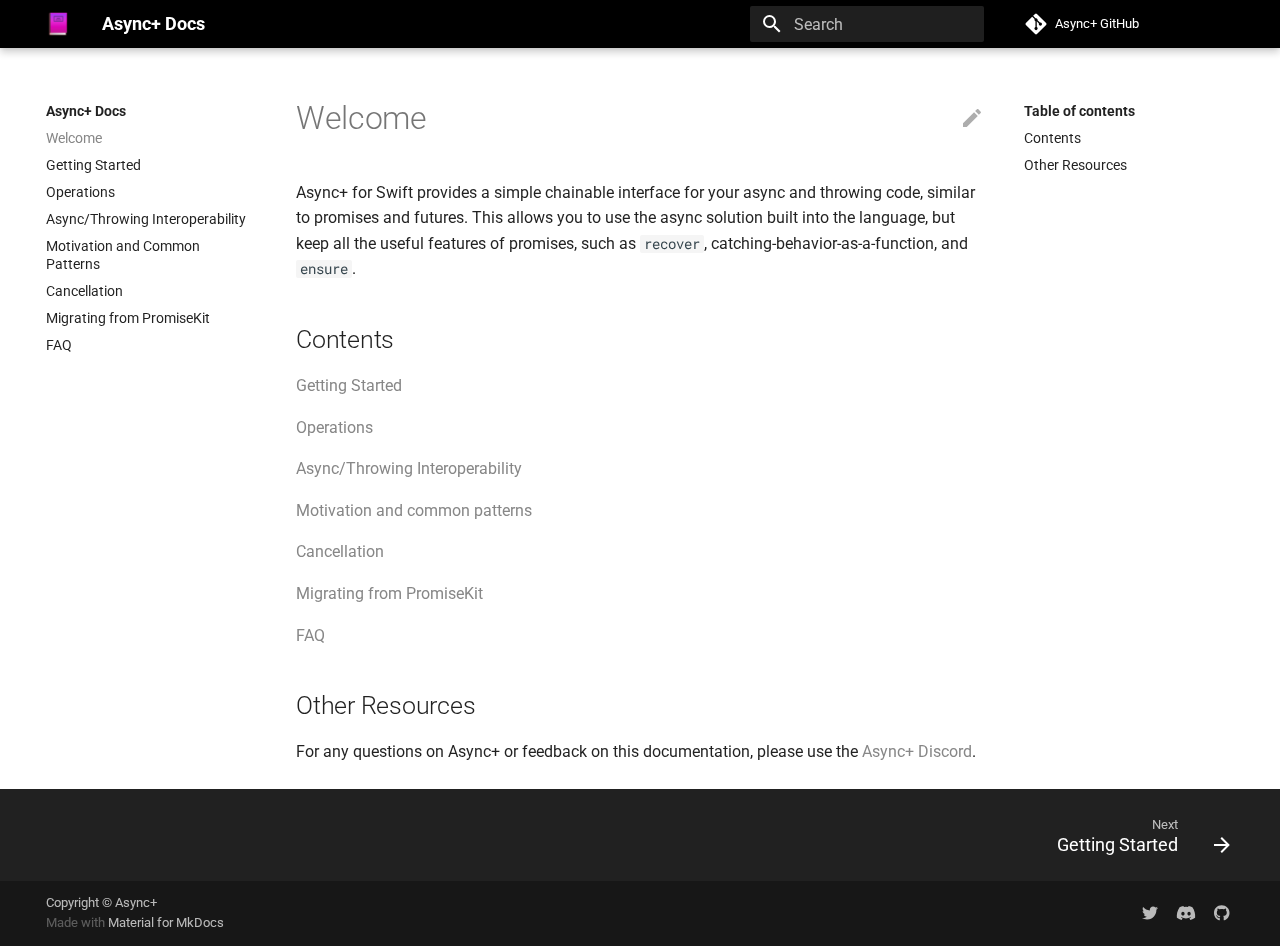
<file: index.html>
<!doctype html>
<html lang="en" class="no-js">
  <head>
    
      <meta charset="utf-8">
      <meta name="viewport" content="width=device-width,initial-scale=1">
      
        <meta name="description" content="Async+ documentation (web framework for Swift).">
      
      
      
        <link rel="canonical" href="https://docs.asyncplus.codes/">
      
      <link rel="icon" href="assets/favicon.png">
      <meta name="generator" content="mkdocs-1.3.1, mkdocs-material-8.4.1">
    
    
  
    <title>Async+ Docs</title>
  

    
      <link rel="stylesheet" href="assets/stylesheets/main.69437709.min.css">
      
        
        <link rel="stylesheet" href="assets/stylesheets/palette.cbb835fc.min.css">
        
          
          
          <meta name="theme-color" content="#000000">
        
      
      
    
    
    
      
        
        
        <link rel="preconnect" href="https://fonts.gstatic.com" crossorigin>
        <link rel="stylesheet" href="https://fonts.googleapis.com/css?family=Roboto:300,300i,400,400i,700,700i%7CRoboto+Mono:400,400i,700,700i&display=fallback">
        <style>:root{--md-text-font:"Roboto";--md-code-font:"Roboto Mono"}</style>
      
    
    
      <link rel="stylesheet" href="stylesheets/extra.css">
    
    <script>__md_scope=new URL(".",location),__md_hash=e=>[...e].reduce((e,_)=>(e<<5)-e+_.charCodeAt(0),0),__md_get=(e,_=localStorage,t=__md_scope)=>JSON.parse(_.getItem(t.pathname+"."+e)),__md_set=(e,_,t=localStorage,a=__md_scope)=>{try{t.setItem(a.pathname+"."+e,JSON.stringify(_))}catch(e){}}</script>
    
      
  


  
  


  <script id="__analytics">function __md_analytics(){window.ga=window.ga||function(){(ga.q=ga.q||[]).push(arguments)},ga.l=+new Date,ga("create","UA-221751024-1","auto"),ga("set","anonymizeIp",!0),ga("send","pageview"),document.addEventListener("DOMContentLoaded",function(){if(document.forms.search&&document.forms.search.query.addEventListener("blur",function(){var e;this.value&&(e=document.location.pathname,ga("send","pageview",e+"?q="+this.value))}),document.forms.feedback){var e,a=document.forms.feedback;for(e of a.querySelectorAll("[type=submit]"))e.addEventListener("click",function(e){e.preventDefault();var t=document.location.pathname,e=this.getAttribute("data-md-value");ga("send","event","feedback","click",t,e),a.firstElementChild.disabled=!0;e=a.querySelector(".md-feedback__note [data-md-value='"+e+"']");e&&(e.hidden=!1)}),a.hidden=!1}"undefined"!=typeof location$&&location$.subscribe(function(e){ga("send","pageview",e.pathname)})});var e=document.createElement("script");e.async=!0,e.src="https://www.google-analytics.com/analytics.js",document.getElementById("__analytics").insertAdjacentElement("afterEnd",e)}</script>

  
    <script>"undefined"!=typeof __md_analytics&&__md_analytics()</script>
  

    
    
  </head>
  
  
    
    
    
    
    
    <body dir="ltr" data-md-color-scheme="" data-md-color-primary="black" data-md-color-accent="purple">
  
    
    
    <input class="md-toggle" data-md-toggle="drawer" type="checkbox" id="__drawer" autocomplete="off">
    <input class="md-toggle" data-md-toggle="search" type="checkbox" id="__search" autocomplete="off">
    <label class="md-overlay" for="__drawer"></label>
    <div data-md-component="skip">
      
        
        <a href="#welcome" class="md-skip">
          Skip to content
        </a>
      
    </div>
    <div data-md-component="announce">
      
    </div>
    
    
      

<header class="md-header" data-md-component="header">
  <nav class="md-header__inner md-grid" aria-label="Header">
    <a href="." title="Async+ Docs" class="md-header__button md-logo" aria-label="Async+ Docs" data-md-component="logo">
      
  <img src="assets/docs-logo.png" alt="logo">

    </a>
    <label class="md-header__button md-icon" for="__drawer">
      <svg xmlns="http://www.w3.org/2000/svg" viewBox="0 0 24 24"><path d="M3 6h18v2H3V6m0 5h18v2H3v-2m0 5h18v2H3v-2Z"/></svg>
    </label>
    <div class="md-header__title" data-md-component="header-title">
      <div class="md-header__ellipsis">
        <div class="md-header__topic">
          <span class="md-ellipsis">
            Async+ Docs
          </span>
        </div>
        <div class="md-header__topic" data-md-component="header-topic">
          <span class="md-ellipsis">
            
              Welcome
            
          </span>
        </div>
      </div>
    </div>
    
    
    
      <label class="md-header__button md-icon" for="__search">
        <svg xmlns="http://www.w3.org/2000/svg" viewBox="0 0 24 24"><path d="M9.5 3A6.5 6.5 0 0 1 16 9.5c0 1.61-.59 3.09-1.56 4.23l.27.27h.79l5 5-1.5 1.5-5-5v-.79l-.27-.27A6.516 6.516 0 0 1 9.5 16 6.5 6.5 0 0 1 3 9.5 6.5 6.5 0 0 1 9.5 3m0 2C7 5 5 7 5 9.5S7 14 9.5 14 14 12 14 9.5 12 5 9.5 5Z"/></svg>
      </label>
      <div class="md-search" data-md-component="search" role="dialog">
  <label class="md-search__overlay" for="__search"></label>
  <div class="md-search__inner" role="search">
    <form class="md-search__form" name="search">
      <input type="text" class="md-search__input" name="query" aria-label="Search" placeholder="Search" autocapitalize="off" autocorrect="off" autocomplete="off" spellcheck="false" data-md-component="search-query" required>
      <label class="md-search__icon md-icon" for="__search">
        <svg xmlns="http://www.w3.org/2000/svg" viewBox="0 0 24 24"><path d="M9.5 3A6.5 6.5 0 0 1 16 9.5c0 1.61-.59 3.09-1.56 4.23l.27.27h.79l5 5-1.5 1.5-5-5v-.79l-.27-.27A6.516 6.516 0 0 1 9.5 16 6.5 6.5 0 0 1 3 9.5 6.5 6.5 0 0 1 9.5 3m0 2C7 5 5 7 5 9.5S7 14 9.5 14 14 12 14 9.5 12 5 9.5 5Z"/></svg>
        <svg xmlns="http://www.w3.org/2000/svg" viewBox="0 0 24 24"><path d="M20 11v2H8l5.5 5.5-1.42 1.42L4.16 12l7.92-7.92L13.5 5.5 8 11h12Z"/></svg>
      </label>
      <nav class="md-search__options" aria-label="Search">
        
        <button type="reset" class="md-search__icon md-icon" aria-label="Clear" tabindex="-1">
          <svg xmlns="http://www.w3.org/2000/svg" viewBox="0 0 24 24"><path d="M19 6.41 17.59 5 12 10.59 6.41 5 5 6.41 10.59 12 5 17.59 6.41 19 12 13.41 17.59 19 19 17.59 13.41 12 19 6.41Z"/></svg>
        </button>
      </nav>
      
    </form>
    <div class="md-search__output">
      <div class="md-search__scrollwrap" data-md-scrollfix>
        <div class="md-search-result" data-md-component="search-result">
          <div class="md-search-result__meta">
            Initializing search
          </div>
          <ol class="md-search-result__list"></ol>
        </div>
      </div>
    </div>
  </div>
</div>
    
    
      <div class="md-header__source">
        <a href="http://github.com/async-plus/async-plus" title="Go to repository" class="md-source" data-md-component="source">
  <div class="md-source__icon md-icon">
    
    <svg xmlns="http://www.w3.org/2000/svg" viewBox="0 0 448 512"><!--! Font Awesome Free 6.1.2 by @fontawesome - https://fontawesome.com License - https://fontawesome.com/license/free (Icons: CC BY 4.0, Fonts: SIL OFL 1.1, Code: MIT License) Copyright 2022 Fonticons, Inc.--><path d="M439.55 236.05 244 40.45a28.87 28.87 0 0 0-40.81 0l-40.66 40.63 51.52 51.52c27.06-9.14 52.68 16.77 43.39 43.68l49.66 49.66c34.23-11.8 61.18 31 35.47 56.69-26.49 26.49-70.21-2.87-56-37.34L240.22 199v121.85c25.3 12.54 22.26 41.85 9.08 55a34.34 34.34 0 0 1-48.55 0c-17.57-17.6-11.07-46.91 11.25-56v-123c-20.8-8.51-24.6-30.74-18.64-45L142.57 101 8.45 235.14a28.86 28.86 0 0 0 0 40.81l195.61 195.6a28.86 28.86 0 0 0 40.8 0l194.69-194.69a28.86 28.86 0 0 0 0-40.81z"/></svg>
  </div>
  <div class="md-source__repository">
    Async+ GitHub
  </div>
</a>
      </div>
    
  </nav>
  
</header>
    
    <div class="md-container" data-md-component="container">
      
      
        
          
        
      
      <main class="md-main" data-md-component="main">
        <div class="md-main__inner md-grid">
          
            
              
              <div class="md-sidebar md-sidebar--primary" data-md-component="sidebar" data-md-type="navigation" >
                <div class="md-sidebar__scrollwrap">
                  <div class="md-sidebar__inner">
                    


<nav class="md-nav md-nav--primary" aria-label="Navigation" data-md-level="0">
  <label class="md-nav__title" for="__drawer">
    <a href="." title="Async+ Docs" class="md-nav__button md-logo" aria-label="Async+ Docs" data-md-component="logo">
      
  <img src="assets/docs-logo.png" alt="logo">

    </a>
    Async+ Docs
  </label>
  
    <div class="md-nav__source">
      <a href="http://github.com/async-plus/async-plus" title="Go to repository" class="md-source" data-md-component="source">
  <div class="md-source__icon md-icon">
    
    <svg xmlns="http://www.w3.org/2000/svg" viewBox="0 0 448 512"><!--! Font Awesome Free 6.1.2 by @fontawesome - https://fontawesome.com License - https://fontawesome.com/license/free (Icons: CC BY 4.0, Fonts: SIL OFL 1.1, Code: MIT License) Copyright 2022 Fonticons, Inc.--><path d="M439.55 236.05 244 40.45a28.87 28.87 0 0 0-40.81 0l-40.66 40.63 51.52 51.52c27.06-9.14 52.68 16.77 43.39 43.68l49.66 49.66c34.23-11.8 61.18 31 35.47 56.69-26.49 26.49-70.21-2.87-56-37.34L240.22 199v121.85c25.3 12.54 22.26 41.85 9.08 55a34.34 34.34 0 0 1-48.55 0c-17.57-17.6-11.07-46.91 11.25-56v-123c-20.8-8.51-24.6-30.74-18.64-45L142.57 101 8.45 235.14a28.86 28.86 0 0 0 0 40.81l195.61 195.6a28.86 28.86 0 0 0 40.8 0l194.69-194.69a28.86 28.86 0 0 0 0-40.81z"/></svg>
  </div>
  <div class="md-source__repository">
    Async+ GitHub
  </div>
</a>
    </div>
  
  <ul class="md-nav__list" data-md-scrollfix>
    
      
      
      

  
  
    
  
  
    <li class="md-nav__item md-nav__item--active">
      
      <input class="md-nav__toggle md-toggle" data-md-toggle="toc" type="checkbox" id="__toc">
      
      
        
      
      
        <label class="md-nav__link md-nav__link--active" for="__toc">
          Welcome
          <span class="md-nav__icon md-icon"></span>
        </label>
      
      <a href="." class="md-nav__link md-nav__link--active">
        Welcome
      </a>
      
        

<nav class="md-nav md-nav--secondary" aria-label="Table of contents">
  
  
  
    
  
  
    <label class="md-nav__title" for="__toc">
      <span class="md-nav__icon md-icon"></span>
      Table of contents
    </label>
    <ul class="md-nav__list" data-md-component="toc" data-md-scrollfix>
      
        <li class="md-nav__item">
  <a href="#contents" class="md-nav__link">
    Contents
  </a>
  
</li>
      
        <li class="md-nav__item">
  <a href="#other-resources" class="md-nav__link">
    Other Resources
  </a>
  
</li>
      
    </ul>
  
</nav>
      
    </li>
  

    
      
      
      

  
  
  
    <li class="md-nav__item">
      <a href="getting-started/" class="md-nav__link">
        Getting Started
      </a>
    </li>
  

    
      
      
      

  
  
  
    <li class="md-nav__item">
      <a href="operations/" class="md-nav__link">
        Operations
      </a>
    </li>
  

    
      
      
      

  
  
  
    <li class="md-nav__item">
      <a href="async-or-throwing-contexts/" class="md-nav__link">
        Async/Throwing Interoperability
      </a>
    </li>
  

    
      
      
      

  
  
  
    <li class="md-nav__item">
      <a href="motivation-and-common-patterns/" class="md-nav__link">
        Motivation and Common Patterns
      </a>
    </li>
  

    
      
      
      

  
  
  
    <li class="md-nav__item">
      <a href="cancellation/" class="md-nav__link">
        Cancellation
      </a>
    </li>
  

    
      
      
      

  
  
  
    <li class="md-nav__item">
      <a href="migrating-from-promisekit/" class="md-nav__link">
        Migrating from PromiseKit
      </a>
    </li>
  

    
      
      
      

  
  
  
    <li class="md-nav__item">
      <a href="faq/" class="md-nav__link">
        FAQ
      </a>
    </li>
  

    
  </ul>
</nav>
                  </div>
                </div>
              </div>
            
            
              
              <div class="md-sidebar md-sidebar--secondary" data-md-component="sidebar" data-md-type="toc" >
                <div class="md-sidebar__scrollwrap">
                  <div class="md-sidebar__inner">
                    

<nav class="md-nav md-nav--secondary" aria-label="Table of contents">
  
  
  
    
  
  
    <label class="md-nav__title" for="__toc">
      <span class="md-nav__icon md-icon"></span>
      Table of contents
    </label>
    <ul class="md-nav__list" data-md-component="toc" data-md-scrollfix>
      
        <li class="md-nav__item">
  <a href="#contents" class="md-nav__link">
    Contents
  </a>
  
</li>
      
        <li class="md-nav__item">
  <a href="#other-resources" class="md-nav__link">
    Other Resources
  </a>
  
</li>
      
    </ul>
  
</nav>
                  </div>
                </div>
              </div>
            
          
          <div class="md-content" data-md-component="content">
            <article class="md-content__inner md-typeset">
              
                
  <a href="https://github.com/async-plus/docs/edit/main/docs/index.md" title="Edit this page" class="md-content__button md-icon">
    <svg xmlns="http://www.w3.org/2000/svg" viewBox="0 0 24 24"><path d="M20.71 7.04c.39-.39.39-1.04 0-1.41l-2.34-2.34c-.37-.39-1.02-.39-1.41 0l-1.84 1.83 3.75 3.75M3 17.25V21h3.75L17.81 9.93l-3.75-3.75L3 17.25Z"/></svg>
  </a>



<h1 id="welcome">Welcome<a class="headerlink" href="#welcome" title="Permanent link">&para;</a></h1>
<p>Async+ for Swift provides a simple chainable interface for your async and throwing code, similar to promises and futures.  This allows you to use the async solution built into the language, but keep all the useful features of promises, such as <code>recover</code>, catching-behavior-as-a-function, and <code>ensure</code>. </p>
<h2 id="contents">Contents<a class="headerlink" href="#contents" title="Permanent link">&para;</a></h2>
<p><a href="getting-started/">Getting Started</a></p>
<p><a href="operations/">Operations</a></p>
<p><a href="async-or-throwing-contexts/">Async/Throwing Interoperability</a></p>
<p><a href="motivation-and-common-patterns/">Motivation and common patterns</a></p>
<p><a href="cancellation/">Cancellation</a></p>
<p><a href="migrating-from-promisekit/">Migrating from PromiseKit</a></p>
<p><a href="faq/">FAQ</a></p>
<h2 id="other-resources">Other Resources<a class="headerlink" href="#other-resources" title="Permanent link">&para;</a></h2>
<p>For any questions on Async+ or feedback on this documentation, please use the <a href="https://discord.gg/vaAhGvvHpW">Async+ Discord</a>.</p>


  



              
            </article>
            
          </div>
        </div>
        
      </main>
      
        <footer class="md-footer">
  
    
    <nav class="md-footer__inner md-grid" aria-label="Footer" >
      
      
        
        <a href="getting-started/" class="md-footer__link md-footer__link--next" aria-label="Next: Getting Started" rel="next">
          <div class="md-footer__title">
            <div class="md-ellipsis">
              <span class="md-footer__direction">
                Next
              </span>
              Getting Started
            </div>
          </div>
          <div class="md-footer__button md-icon">
            <svg xmlns="http://www.w3.org/2000/svg" viewBox="0 0 24 24"><path d="M4 11v2h12l-5.5 5.5 1.42 1.42L19.84 12l-7.92-7.92L10.5 5.5 16 11H4Z"/></svg>
          </div>
        </a>
      
    </nav>
  
  <div class="md-footer-meta md-typeset">
    <div class="md-footer-meta__inner md-grid">
      <div class="md-copyright">
  
    <div class="md-copyright__highlight">
      Copyright &copy; Async+
    </div>
  
  
    Made with
    <a href="https://squidfunk.github.io/mkdocs-material/" target="_blank" rel="noopener">
      Material for MkDocs
    </a>
  
</div>
      
        <div class="md-social">
  
    
    
      
      
    
    <a href="https://twitter.com/async_plus" target="_blank" rel="noopener" title="twitter.com" class="md-social__link">
      <svg xmlns="http://www.w3.org/2000/svg" viewBox="0 0 512 512"><!--! Font Awesome Free 6.1.2 by @fontawesome - https://fontawesome.com License - https://fontawesome.com/license/free (Icons: CC BY 4.0, Fonts: SIL OFL 1.1, Code: MIT License) Copyright 2022 Fonticons, Inc.--><path d="M459.37 151.716c.325 4.548.325 9.097.325 13.645 0 138.72-105.583 298.558-298.558 298.558-59.452 0-114.68-17.219-161.137-47.106 8.447.974 16.568 1.299 25.34 1.299 49.055 0 94.213-16.568 130.274-44.832-46.132-.975-84.792-31.188-98.112-72.772 6.498.974 12.995 1.624 19.818 1.624 9.421 0 18.843-1.3 27.614-3.573-48.081-9.747-84.143-51.98-84.143-102.985v-1.299c13.969 7.797 30.214 12.67 47.431 13.319-28.264-18.843-46.781-51.005-46.781-87.391 0-19.492 5.197-37.36 14.294-52.954 51.655 63.675 129.3 105.258 216.365 109.807-1.624-7.797-2.599-15.918-2.599-24.04 0-57.828 46.782-104.934 104.934-104.934 30.213 0 57.502 12.67 76.67 33.137 23.715-4.548 46.456-13.32 66.599-25.34-7.798 24.366-24.366 44.833-46.132 57.827 21.117-2.273 41.584-8.122 60.426-16.243-14.292 20.791-32.161 39.308-52.628 54.253z"/></svg>
    </a>
  
    
    
      
      
    
    <a href="https://discord.gg/vaAhGvvHpW" target="_blank" rel="noopener" title="discord.gg" class="md-social__link">
      <svg xmlns="http://www.w3.org/2000/svg" viewBox="0 0 640 512"><!--! Font Awesome Free 6.1.2 by @fontawesome - https://fontawesome.com License - https://fontawesome.com/license/free (Icons: CC BY 4.0, Fonts: SIL OFL 1.1, Code: MIT License) Copyright 2022 Fonticons, Inc.--><path d="M524.531 69.836a1.5 1.5 0 0 0-.764-.7A485.065 485.065 0 0 0 404.081 32.03a1.816 1.816 0 0 0-1.923.91 337.461 337.461 0 0 0-14.9 30.6 447.848 447.848 0 0 0-134.426 0 309.541 309.541 0 0 0-15.135-30.6 1.89 1.89 0 0 0-1.924-.91 483.689 483.689 0 0 0-119.688 37.107 1.712 1.712 0 0 0-.788.676C39.068 183.651 18.186 294.69 28.43 404.354a2.016 2.016 0 0 0 .765 1.375 487.666 487.666 0 0 0 146.825 74.189 1.9 1.9 0 0 0 2.063-.676A348.2 348.2 0 0 0 208.12 430.4a1.86 1.86 0 0 0-1.019-2.588 321.173 321.173 0 0 1-45.868-21.853 1.885 1.885 0 0 1-.185-3.126 251.047 251.047 0 0 0 9.109-7.137 1.819 1.819 0 0 1 1.9-.256c96.229 43.917 200.41 43.917 295.5 0a1.812 1.812 0 0 1 1.924.233 234.533 234.533 0 0 0 9.132 7.16 1.884 1.884 0 0 1-.162 3.126 301.407 301.407 0 0 1-45.89 21.83 1.875 1.875 0 0 0-1 2.611 391.055 391.055 0 0 0 30.014 48.815 1.864 1.864 0 0 0 2.063.7A486.048 486.048 0 0 0 610.7 405.729a1.882 1.882 0 0 0 .765-1.352c12.264-126.783-20.532-236.912-86.934-334.541ZM222.491 337.58c-28.972 0-52.844-26.587-52.844-59.239s23.409-59.241 52.844-59.241c29.665 0 53.306 26.82 52.843 59.239 0 32.654-23.41 59.241-52.843 59.241Zm195.38 0c-28.971 0-52.843-26.587-52.843-59.239s23.409-59.241 52.843-59.241c29.667 0 53.307 26.82 52.844 59.239 0 32.654-23.177 59.241-52.844 59.241Z"/></svg>
    </a>
  
    
    
      
      
    
    <a href="https://github.com/async-plus" target="_blank" rel="noopener" title="github.com" class="md-social__link">
      <svg xmlns="http://www.w3.org/2000/svg" viewBox="0 0 496 512"><!--! Font Awesome Free 6.1.2 by @fontawesome - https://fontawesome.com License - https://fontawesome.com/license/free (Icons: CC BY 4.0, Fonts: SIL OFL 1.1, Code: MIT License) Copyright 2022 Fonticons, Inc.--><path d="M165.9 397.4c0 2-2.3 3.6-5.2 3.6-3.3.3-5.6-1.3-5.6-3.6 0-2 2.3-3.6 5.2-3.6 3-.3 5.6 1.3 5.6 3.6zm-31.1-4.5c-.7 2 1.3 4.3 4.3 4.9 2.6 1 5.6 0 6.2-2s-1.3-4.3-4.3-5.2c-2.6-.7-5.5.3-6.2 2.3zm44.2-1.7c-2.9.7-4.9 2.6-4.6 4.9.3 2 2.9 3.3 5.9 2.6 2.9-.7 4.9-2.6 4.6-4.6-.3-1.9-3-3.2-5.9-2.9zM244.8 8C106.1 8 0 113.3 0 252c0 110.9 69.8 205.8 169.5 239.2 12.8 2.3 17.3-5.6 17.3-12.1 0-6.2-.3-40.4-.3-61.4 0 0-70 15-84.7-29.8 0 0-11.4-29.1-27.8-36.6 0 0-22.9-15.7 1.6-15.4 0 0 24.9 2 38.6 25.8 21.9 38.6 58.6 27.5 72.9 20.9 2.3-16 8.8-27.1 16-33.7-55.9-6.2-112.3-14.3-112.3-110.5 0-27.5 7.6-41.3 23.6-58.9-2.6-6.5-11.1-33.3 2.6-67.9 20.9-6.5 69 27 69 27 20-5.6 41.5-8.5 62.8-8.5s42.8 2.9 62.8 8.5c0 0 48.1-33.6 69-27 13.7 34.7 5.2 61.4 2.6 67.9 16 17.7 25.8 31.5 25.8 58.9 0 96.5-58.9 104.2-114.8 110.5 9.2 7.9 17 22.9 17 46.4 0 33.7-.3 75.4-.3 83.6 0 6.5 4.6 14.4 17.3 12.1C428.2 457.8 496 362.9 496 252 496 113.3 383.5 8 244.8 8zM97.2 352.9c-1.3 1-1 3.3.7 5.2 1.6 1.6 3.9 2.3 5.2 1 1.3-1 1-3.3-.7-5.2-1.6-1.6-3.9-2.3-5.2-1zm-10.8-8.1c-.7 1.3.3 2.9 2.3 3.9 1.6 1 3.6.7 4.3-.7.7-1.3-.3-2.9-2.3-3.9-2-.6-3.6-.3-4.3.7zm32.4 35.6c-1.6 1.3-1 4.3 1.3 6.2 2.3 2.3 5.2 2.6 6.5 1 1.3-1.3.7-4.3-1.3-6.2-2.2-2.3-5.2-2.6-6.5-1zm-11.4-14.7c-1.6 1-1.6 3.6 0 5.9 1.6 2.3 4.3 3.3 5.6 2.3 1.6-1.3 1.6-3.9 0-6.2-1.4-2.3-4-3.3-5.6-2z"/></svg>
    </a>
  
</div>
      
    </div>
  </div>
</footer>
      
    </div>
    <div class="md-dialog" data-md-component="dialog">
      <div class="md-dialog__inner md-typeset"></div>
    </div>
    
    <script id="__config" type="application/json">{"base": ".", "features": [], "search": "assets/javascripts/workers/search.ecf98df9.min.js", "translations": {"clipboard.copied": "Copied to clipboard", "clipboard.copy": "Copy to clipboard", "search.config.lang": "en", "search.config.pipeline": "trimmer, stopWordFilter", "search.config.separator": "[\\s\\-]+", "search.placeholder": "Search", "search.result.more.one": "1 more on this page", "search.result.more.other": "# more on this page", "search.result.none": "No matching documents", "search.result.one": "1 matching document", "search.result.other": "# matching documents", "search.result.placeholder": "Type to start searching", "search.result.term.missing": "Missing", "select.version.title": "Select version"}}</script>
    
    
      <script src="assets/javascripts/bundle.9c69f0bc.min.js"></script>
      
    
  </body>
</html>
</file>
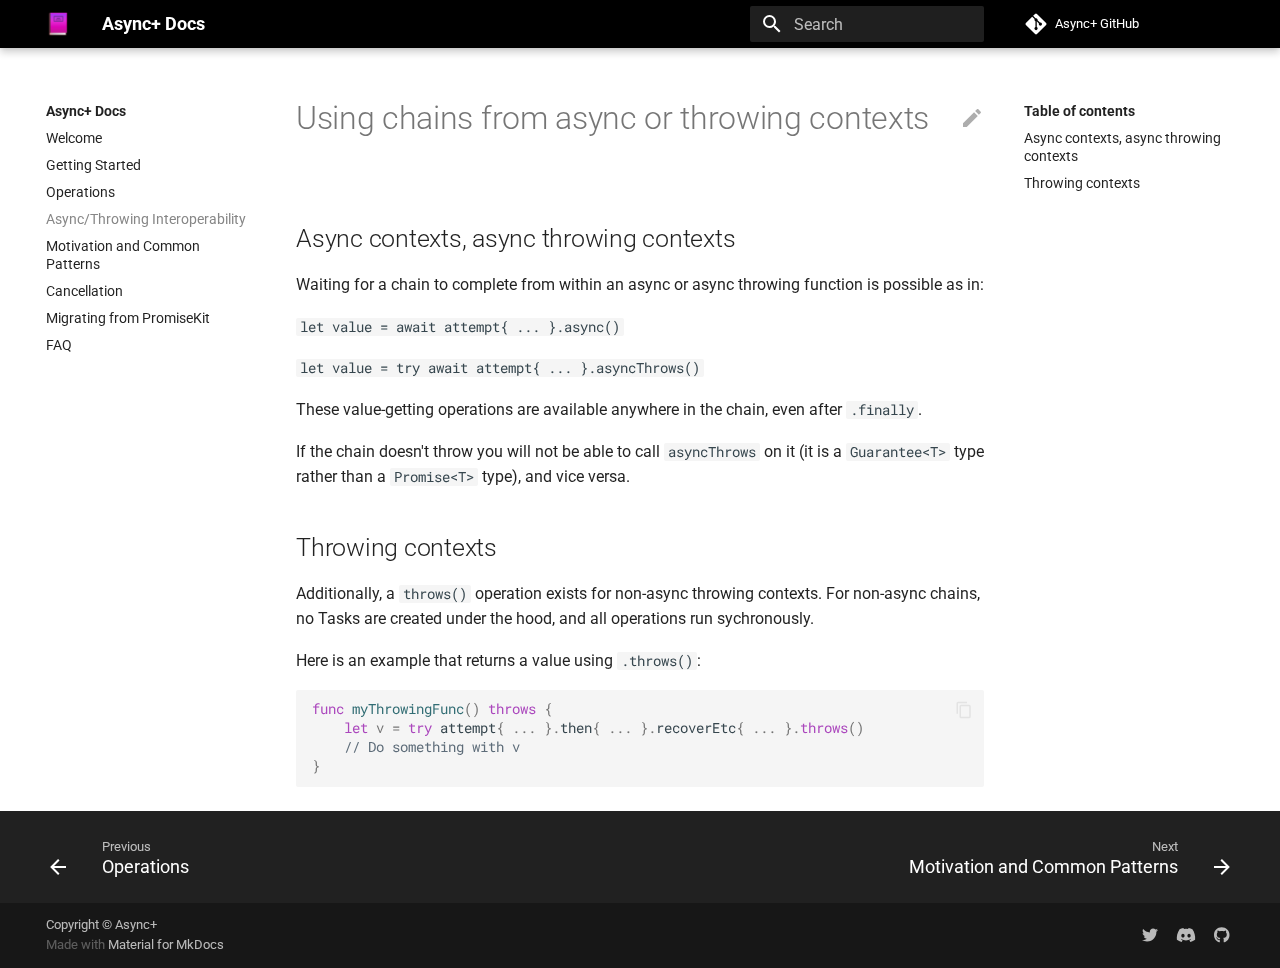
<file: async-or-throwing-contexts/index.html>
<!doctype html>
<html lang="en" class="no-js">
  <head>
    
      <meta charset="utf-8">
      <meta name="viewport" content="width=device-width,initial-scale=1">
      
        <meta name="description" content="Async+ documentation (web framework for Swift).">
      
      
      
        <link rel="canonical" href="https://docs.asyncplus.codes/async-or-throwing-contexts/">
      
      <link rel="icon" href="../assets/favicon.png">
      <meta name="generator" content="mkdocs-1.3.1, mkdocs-material-8.4.1">
    
    
  
    <title>Async+:  Async/Throwing Interoperability</title>
  

    
      <link rel="stylesheet" href="../assets/stylesheets/main.69437709.min.css">
      
        
        <link rel="stylesheet" href="../assets/stylesheets/palette.cbb835fc.min.css">
        
          
          
          <meta name="theme-color" content="#000000">
        
      
      
    
    
    
      
        
        
        <link rel="preconnect" href="https://fonts.gstatic.com" crossorigin>
        <link rel="stylesheet" href="https://fonts.googleapis.com/css?family=Roboto:300,300i,400,400i,700,700i%7CRoboto+Mono:400,400i,700,700i&display=fallback">
        <style>:root{--md-text-font:"Roboto";--md-code-font:"Roboto Mono"}</style>
      
    
    
      <link rel="stylesheet" href="../stylesheets/extra.css">
    
    <script>__md_scope=new URL("..",location),__md_hash=e=>[...e].reduce((e,_)=>(e<<5)-e+_.charCodeAt(0),0),__md_get=(e,_=localStorage,t=__md_scope)=>JSON.parse(_.getItem(t.pathname+"."+e)),__md_set=(e,_,t=localStorage,a=__md_scope)=>{try{t.setItem(a.pathname+"."+e,JSON.stringify(_))}catch(e){}}</script>
    
      
  


  
  


  <script id="__analytics">function __md_analytics(){window.ga=window.ga||function(){(ga.q=ga.q||[]).push(arguments)},ga.l=+new Date,ga("create","UA-221751024-1","auto"),ga("set","anonymizeIp",!0),ga("send","pageview"),document.addEventListener("DOMContentLoaded",function(){if(document.forms.search&&document.forms.search.query.addEventListener("blur",function(){var e;this.value&&(e=document.location.pathname,ga("send","pageview",e+"?q="+this.value))}),document.forms.feedback){var e,a=document.forms.feedback;for(e of a.querySelectorAll("[type=submit]"))e.addEventListener("click",function(e){e.preventDefault();var t=document.location.pathname,e=this.getAttribute("data-md-value");ga("send","event","feedback","click",t,e),a.firstElementChild.disabled=!0;e=a.querySelector(".md-feedback__note [data-md-value='"+e+"']");e&&(e.hidden=!1)}),a.hidden=!1}"undefined"!=typeof location$&&location$.subscribe(function(e){ga("send","pageview",e.pathname)})});var e=document.createElement("script");e.async=!0,e.src="https://www.google-analytics.com/analytics.js",document.getElementById("__analytics").insertAdjacentElement("afterEnd",e)}</script>

  
    <script>"undefined"!=typeof __md_analytics&&__md_analytics()</script>
  

    
    
  </head>
  
  
    
    
    
    
    
    <body dir="ltr" data-md-color-scheme="" data-md-color-primary="black" data-md-color-accent="purple">
  
    
    
    <input class="md-toggle" data-md-toggle="drawer" type="checkbox" id="__drawer" autocomplete="off">
    <input class="md-toggle" data-md-toggle="search" type="checkbox" id="__search" autocomplete="off">
    <label class="md-overlay" for="__drawer"></label>
    <div data-md-component="skip">
      
        
        <a href="#using-chains-from-async-or-throwing-contexts" class="md-skip">
          Skip to content
        </a>
      
    </div>
    <div data-md-component="announce">
      
    </div>
    
    
      

<header class="md-header" data-md-component="header">
  <nav class="md-header__inner md-grid" aria-label="Header">
    <a href=".." title="Async+ Docs" class="md-header__button md-logo" aria-label="Async+ Docs" data-md-component="logo">
      
  <img src="../assets/docs-logo.png" alt="logo">

    </a>
    <label class="md-header__button md-icon" for="__drawer">
      <svg xmlns="http://www.w3.org/2000/svg" viewBox="0 0 24 24"><path d="M3 6h18v2H3V6m0 5h18v2H3v-2m0 5h18v2H3v-2Z"/></svg>
    </label>
    <div class="md-header__title" data-md-component="header-title">
      <div class="md-header__ellipsis">
        <div class="md-header__topic">
          <span class="md-ellipsis">
            Async+ Docs
          </span>
        </div>
        <div class="md-header__topic" data-md-component="header-topic">
          <span class="md-ellipsis">
            
              Async/Throwing Interoperability
            
          </span>
        </div>
      </div>
    </div>
    
    
    
      <label class="md-header__button md-icon" for="__search">
        <svg xmlns="http://www.w3.org/2000/svg" viewBox="0 0 24 24"><path d="M9.5 3A6.5 6.5 0 0 1 16 9.5c0 1.61-.59 3.09-1.56 4.23l.27.27h.79l5 5-1.5 1.5-5-5v-.79l-.27-.27A6.516 6.516 0 0 1 9.5 16 6.5 6.5 0 0 1 3 9.5 6.5 6.5 0 0 1 9.5 3m0 2C7 5 5 7 5 9.5S7 14 9.5 14 14 12 14 9.5 12 5 9.5 5Z"/></svg>
      </label>
      <div class="md-search" data-md-component="search" role="dialog">
  <label class="md-search__overlay" for="__search"></label>
  <div class="md-search__inner" role="search">
    <form class="md-search__form" name="search">
      <input type="text" class="md-search__input" name="query" aria-label="Search" placeholder="Search" autocapitalize="off" autocorrect="off" autocomplete="off" spellcheck="false" data-md-component="search-query" required>
      <label class="md-search__icon md-icon" for="__search">
        <svg xmlns="http://www.w3.org/2000/svg" viewBox="0 0 24 24"><path d="M9.5 3A6.5 6.5 0 0 1 16 9.5c0 1.61-.59 3.09-1.56 4.23l.27.27h.79l5 5-1.5 1.5-5-5v-.79l-.27-.27A6.516 6.516 0 0 1 9.5 16 6.5 6.5 0 0 1 3 9.5 6.5 6.5 0 0 1 9.5 3m0 2C7 5 5 7 5 9.5S7 14 9.5 14 14 12 14 9.5 12 5 9.5 5Z"/></svg>
        <svg xmlns="http://www.w3.org/2000/svg" viewBox="0 0 24 24"><path d="M20 11v2H8l5.5 5.5-1.42 1.42L4.16 12l7.92-7.92L13.5 5.5 8 11h12Z"/></svg>
      </label>
      <nav class="md-search__options" aria-label="Search">
        
        <button type="reset" class="md-search__icon md-icon" aria-label="Clear" tabindex="-1">
          <svg xmlns="http://www.w3.org/2000/svg" viewBox="0 0 24 24"><path d="M19 6.41 17.59 5 12 10.59 6.41 5 5 6.41 10.59 12 5 17.59 6.41 19 12 13.41 17.59 19 19 17.59 13.41 12 19 6.41Z"/></svg>
        </button>
      </nav>
      
    </form>
    <div class="md-search__output">
      <div class="md-search__scrollwrap" data-md-scrollfix>
        <div class="md-search-result" data-md-component="search-result">
          <div class="md-search-result__meta">
            Initializing search
          </div>
          <ol class="md-search-result__list"></ol>
        </div>
      </div>
    </div>
  </div>
</div>
    
    
      <div class="md-header__source">
        <a href="http://github.com/async-plus/async-plus" title="Go to repository" class="md-source" data-md-component="source">
  <div class="md-source__icon md-icon">
    
    <svg xmlns="http://www.w3.org/2000/svg" viewBox="0 0 448 512"><!--! Font Awesome Free 6.1.2 by @fontawesome - https://fontawesome.com License - https://fontawesome.com/license/free (Icons: CC BY 4.0, Fonts: SIL OFL 1.1, Code: MIT License) Copyright 2022 Fonticons, Inc.--><path d="M439.55 236.05 244 40.45a28.87 28.87 0 0 0-40.81 0l-40.66 40.63 51.52 51.52c27.06-9.14 52.68 16.77 43.39 43.68l49.66 49.66c34.23-11.8 61.18 31 35.47 56.69-26.49 26.49-70.21-2.87-56-37.34L240.22 199v121.85c25.3 12.54 22.26 41.85 9.08 55a34.34 34.34 0 0 1-48.55 0c-17.57-17.6-11.07-46.91 11.25-56v-123c-20.8-8.51-24.6-30.74-18.64-45L142.57 101 8.45 235.14a28.86 28.86 0 0 0 0 40.81l195.61 195.6a28.86 28.86 0 0 0 40.8 0l194.69-194.69a28.86 28.86 0 0 0 0-40.81z"/></svg>
  </div>
  <div class="md-source__repository">
    Async+ GitHub
  </div>
</a>
      </div>
    
  </nav>
  
</header>
    
    <div class="md-container" data-md-component="container">
      
      
        
          
        
      
      <main class="md-main" data-md-component="main">
        <div class="md-main__inner md-grid">
          
            
              
              <div class="md-sidebar md-sidebar--primary" data-md-component="sidebar" data-md-type="navigation" >
                <div class="md-sidebar__scrollwrap">
                  <div class="md-sidebar__inner">
                    


<nav class="md-nav md-nav--primary" aria-label="Navigation" data-md-level="0">
  <label class="md-nav__title" for="__drawer">
    <a href=".." title="Async+ Docs" class="md-nav__button md-logo" aria-label="Async+ Docs" data-md-component="logo">
      
  <img src="../assets/docs-logo.png" alt="logo">

    </a>
    Async+ Docs
  </label>
  
    <div class="md-nav__source">
      <a href="http://github.com/async-plus/async-plus" title="Go to repository" class="md-source" data-md-component="source">
  <div class="md-source__icon md-icon">
    
    <svg xmlns="http://www.w3.org/2000/svg" viewBox="0 0 448 512"><!--! Font Awesome Free 6.1.2 by @fontawesome - https://fontawesome.com License - https://fontawesome.com/license/free (Icons: CC BY 4.0, Fonts: SIL OFL 1.1, Code: MIT License) Copyright 2022 Fonticons, Inc.--><path d="M439.55 236.05 244 40.45a28.87 28.87 0 0 0-40.81 0l-40.66 40.63 51.52 51.52c27.06-9.14 52.68 16.77 43.39 43.68l49.66 49.66c34.23-11.8 61.18 31 35.47 56.69-26.49 26.49-70.21-2.87-56-37.34L240.22 199v121.85c25.3 12.54 22.26 41.85 9.08 55a34.34 34.34 0 0 1-48.55 0c-17.57-17.6-11.07-46.91 11.25-56v-123c-20.8-8.51-24.6-30.74-18.64-45L142.57 101 8.45 235.14a28.86 28.86 0 0 0 0 40.81l195.61 195.6a28.86 28.86 0 0 0 40.8 0l194.69-194.69a28.86 28.86 0 0 0 0-40.81z"/></svg>
  </div>
  <div class="md-source__repository">
    Async+ GitHub
  </div>
</a>
    </div>
  
  <ul class="md-nav__list" data-md-scrollfix>
    
      
      
      

  
  
  
    <li class="md-nav__item">
      <a href=".." class="md-nav__link">
        Welcome
      </a>
    </li>
  

    
      
      
      

  
  
  
    <li class="md-nav__item">
      <a href="../getting-started/" class="md-nav__link">
        Getting Started
      </a>
    </li>
  

    
      
      
      

  
  
  
    <li class="md-nav__item">
      <a href="../operations/" class="md-nav__link">
        Operations
      </a>
    </li>
  

    
      
      
      

  
  
    
  
  
    <li class="md-nav__item md-nav__item--active">
      
      <input class="md-nav__toggle md-toggle" data-md-toggle="toc" type="checkbox" id="__toc">
      
      
        
      
      
        <label class="md-nav__link md-nav__link--active" for="__toc">
          Async/Throwing Interoperability
          <span class="md-nav__icon md-icon"></span>
        </label>
      
      <a href="./" class="md-nav__link md-nav__link--active">
        Async/Throwing Interoperability
      </a>
      
        

<nav class="md-nav md-nav--secondary" aria-label="Table of contents">
  
  
  
    
  
  
    <label class="md-nav__title" for="__toc">
      <span class="md-nav__icon md-icon"></span>
      Table of contents
    </label>
    <ul class="md-nav__list" data-md-component="toc" data-md-scrollfix>
      
        <li class="md-nav__item">
  <a href="#async-contexts-async-throwing-contexts" class="md-nav__link">
    Async contexts, async throwing contexts
  </a>
  
</li>
      
        <li class="md-nav__item">
  <a href="#throwing-contexts" class="md-nav__link">
    Throwing contexts
  </a>
  
</li>
      
    </ul>
  
</nav>
      
    </li>
  

    
      
      
      

  
  
  
    <li class="md-nav__item">
      <a href="../motivation-and-common-patterns/" class="md-nav__link">
        Motivation and Common Patterns
      </a>
    </li>
  

    
      
      
      

  
  
  
    <li class="md-nav__item">
      <a href="../cancellation/" class="md-nav__link">
        Cancellation
      </a>
    </li>
  

    
      
      
      

  
  
  
    <li class="md-nav__item">
      <a href="../migrating-from-promisekit/" class="md-nav__link">
        Migrating from PromiseKit
      </a>
    </li>
  

    
      
      
      

  
  
  
    <li class="md-nav__item">
      <a href="../faq/" class="md-nav__link">
        FAQ
      </a>
    </li>
  

    
  </ul>
</nav>
                  </div>
                </div>
              </div>
            
            
              
              <div class="md-sidebar md-sidebar--secondary" data-md-component="sidebar" data-md-type="toc" >
                <div class="md-sidebar__scrollwrap">
                  <div class="md-sidebar__inner">
                    

<nav class="md-nav md-nav--secondary" aria-label="Table of contents">
  
  
  
    
  
  
    <label class="md-nav__title" for="__toc">
      <span class="md-nav__icon md-icon"></span>
      Table of contents
    </label>
    <ul class="md-nav__list" data-md-component="toc" data-md-scrollfix>
      
        <li class="md-nav__item">
  <a href="#async-contexts-async-throwing-contexts" class="md-nav__link">
    Async contexts, async throwing contexts
  </a>
  
</li>
      
        <li class="md-nav__item">
  <a href="#throwing-contexts" class="md-nav__link">
    Throwing contexts
  </a>
  
</li>
      
    </ul>
  
</nav>
                  </div>
                </div>
              </div>
            
          
          <div class="md-content" data-md-component="content">
            <article class="md-content__inner md-typeset">
              
                
  <a href="https://github.com/async-plus/docs/edit/main/docs/async-or-throwing-contexts.md" title="Edit this page" class="md-content__button md-icon">
    <svg xmlns="http://www.w3.org/2000/svg" viewBox="0 0 24 24"><path d="M20.71 7.04c.39-.39.39-1.04 0-1.41l-2.34-2.34c-.37-.39-1.02-.39-1.41 0l-1.84 1.83 3.75 3.75M3 17.25V21h3.75L17.81 9.93l-3.75-3.75L3 17.25Z"/></svg>
  </a>



<h1 id="using-chains-from-async-or-throwing-contexts">Using chains from async or throwing contexts<a class="headerlink" href="#using-chains-from-async-or-throwing-contexts" title="Permanent link">&para;</a></h1>
<h2 id="async-contexts-async-throwing-contexts">Async contexts, async throwing contexts<a class="headerlink" href="#async-contexts-async-throwing-contexts" title="Permanent link">&para;</a></h2>
<p>Waiting for a chain to complete from within an async or async throwing function is possible as in:</p>
<p><code>let value = await attempt{ ... }.async()</code> </p>
<p><code>let value = try await attempt{ ... }.asyncThrows()</code></p>
<p>These value-getting operations are available anywhere in the chain, even after <code>.finally</code>.</p>
<p>If the chain doesn't throw you will not be able to call <code>asyncThrows</code> on it (it is a <code>Guarantee&lt;T&gt;</code> type rather than a <code>Promise&lt;T&gt;</code> type), and vice versa.</p>
<h2 id="throwing-contexts">Throwing contexts<a class="headerlink" href="#throwing-contexts" title="Permanent link">&para;</a></h2>
<p>Additionally, a <code>throws()</code> operation exists for non-async throwing contexts.  For non-async chains, no Tasks are created under the hood, and all operations run sychronously.</p>
<p>Here is an example that returns a value using <code>.throws()</code>:</p>
<div class="highlight"><pre><span></span><code><a id="__codelineno-0-1" name="__codelineno-0-1" href="#__codelineno-0-1"></a><span class="kd">func</span> <span class="nf">myThrowingFunc</span><span class="p">()</span> <span class="kr">throws</span> <span class="p">{</span>
<a id="__codelineno-0-2" name="__codelineno-0-2" href="#__codelineno-0-2"></a>    <span class="kd">let</span> <span class="nv">v</span> <span class="p">=</span> <span class="k">try</span> <span class="n">attempt</span><span class="p">{</span> <span class="p">...</span> <span class="p">}.</span><span class="n">then</span><span class="p">{</span> <span class="p">...</span> <span class="p">}.</span><span class="n">recoverEtc</span><span class="p">{</span> <span class="p">...</span> <span class="p">}.</span><span class="kr">throws</span><span class="p">()</span>
<a id="__codelineno-0-3" name="__codelineno-0-3" href="#__codelineno-0-3"></a>    <span class="c1">// Do something with v</span>
<a id="__codelineno-0-4" name="__codelineno-0-4" href="#__codelineno-0-4"></a><span class="p">}</span>
</code></pre></div>


  



              
            </article>
            
          </div>
        </div>
        
      </main>
      
        <footer class="md-footer">
  
    
    <nav class="md-footer__inner md-grid" aria-label="Footer" >
      
        
        <a href="../operations/" class="md-footer__link md-footer__link--prev" aria-label="Previous: Operations" rel="prev">
          <div class="md-footer__button md-icon">
            <svg xmlns="http://www.w3.org/2000/svg" viewBox="0 0 24 24"><path d="M20 11v2H8l5.5 5.5-1.42 1.42L4.16 12l7.92-7.92L13.5 5.5 8 11h12Z"/></svg>
          </div>
          <div class="md-footer__title">
            <div class="md-ellipsis">
              <span class="md-footer__direction">
                Previous
              </span>
              Operations
            </div>
          </div>
        </a>
      
      
        
        <a href="../motivation-and-common-patterns/" class="md-footer__link md-footer__link--next" aria-label="Next: Motivation and Common Patterns" rel="next">
          <div class="md-footer__title">
            <div class="md-ellipsis">
              <span class="md-footer__direction">
                Next
              </span>
              Motivation and Common Patterns
            </div>
          </div>
          <div class="md-footer__button md-icon">
            <svg xmlns="http://www.w3.org/2000/svg" viewBox="0 0 24 24"><path d="M4 11v2h12l-5.5 5.5 1.42 1.42L19.84 12l-7.92-7.92L10.5 5.5 16 11H4Z"/></svg>
          </div>
        </a>
      
    </nav>
  
  <div class="md-footer-meta md-typeset">
    <div class="md-footer-meta__inner md-grid">
      <div class="md-copyright">
  
    <div class="md-copyright__highlight">
      Copyright &copy; Async+
    </div>
  
  
    Made with
    <a href="https://squidfunk.github.io/mkdocs-material/" target="_blank" rel="noopener">
      Material for MkDocs
    </a>
  
</div>
      
        <div class="md-social">
  
    
    
      
      
    
    <a href="https://twitter.com/async_plus" target="_blank" rel="noopener" title="twitter.com" class="md-social__link">
      <svg xmlns="http://www.w3.org/2000/svg" viewBox="0 0 512 512"><!--! Font Awesome Free 6.1.2 by @fontawesome - https://fontawesome.com License - https://fontawesome.com/license/free (Icons: CC BY 4.0, Fonts: SIL OFL 1.1, Code: MIT License) Copyright 2022 Fonticons, Inc.--><path d="M459.37 151.716c.325 4.548.325 9.097.325 13.645 0 138.72-105.583 298.558-298.558 298.558-59.452 0-114.68-17.219-161.137-47.106 8.447.974 16.568 1.299 25.34 1.299 49.055 0 94.213-16.568 130.274-44.832-46.132-.975-84.792-31.188-98.112-72.772 6.498.974 12.995 1.624 19.818 1.624 9.421 0 18.843-1.3 27.614-3.573-48.081-9.747-84.143-51.98-84.143-102.985v-1.299c13.969 7.797 30.214 12.67 47.431 13.319-28.264-18.843-46.781-51.005-46.781-87.391 0-19.492 5.197-37.36 14.294-52.954 51.655 63.675 129.3 105.258 216.365 109.807-1.624-7.797-2.599-15.918-2.599-24.04 0-57.828 46.782-104.934 104.934-104.934 30.213 0 57.502 12.67 76.67 33.137 23.715-4.548 46.456-13.32 66.599-25.34-7.798 24.366-24.366 44.833-46.132 57.827 21.117-2.273 41.584-8.122 60.426-16.243-14.292 20.791-32.161 39.308-52.628 54.253z"/></svg>
    </a>
  
    
    
      
      
    
    <a href="https://discord.gg/vaAhGvvHpW" target="_blank" rel="noopener" title="discord.gg" class="md-social__link">
      <svg xmlns="http://www.w3.org/2000/svg" viewBox="0 0 640 512"><!--! Font Awesome Free 6.1.2 by @fontawesome - https://fontawesome.com License - https://fontawesome.com/license/free (Icons: CC BY 4.0, Fonts: SIL OFL 1.1, Code: MIT License) Copyright 2022 Fonticons, Inc.--><path d="M524.531 69.836a1.5 1.5 0 0 0-.764-.7A485.065 485.065 0 0 0 404.081 32.03a1.816 1.816 0 0 0-1.923.91 337.461 337.461 0 0 0-14.9 30.6 447.848 447.848 0 0 0-134.426 0 309.541 309.541 0 0 0-15.135-30.6 1.89 1.89 0 0 0-1.924-.91 483.689 483.689 0 0 0-119.688 37.107 1.712 1.712 0 0 0-.788.676C39.068 183.651 18.186 294.69 28.43 404.354a2.016 2.016 0 0 0 .765 1.375 487.666 487.666 0 0 0 146.825 74.189 1.9 1.9 0 0 0 2.063-.676A348.2 348.2 0 0 0 208.12 430.4a1.86 1.86 0 0 0-1.019-2.588 321.173 321.173 0 0 1-45.868-21.853 1.885 1.885 0 0 1-.185-3.126 251.047 251.047 0 0 0 9.109-7.137 1.819 1.819 0 0 1 1.9-.256c96.229 43.917 200.41 43.917 295.5 0a1.812 1.812 0 0 1 1.924.233 234.533 234.533 0 0 0 9.132 7.16 1.884 1.884 0 0 1-.162 3.126 301.407 301.407 0 0 1-45.89 21.83 1.875 1.875 0 0 0-1 2.611 391.055 391.055 0 0 0 30.014 48.815 1.864 1.864 0 0 0 2.063.7A486.048 486.048 0 0 0 610.7 405.729a1.882 1.882 0 0 0 .765-1.352c12.264-126.783-20.532-236.912-86.934-334.541ZM222.491 337.58c-28.972 0-52.844-26.587-52.844-59.239s23.409-59.241 52.844-59.241c29.665 0 53.306 26.82 52.843 59.239 0 32.654-23.41 59.241-52.843 59.241Zm195.38 0c-28.971 0-52.843-26.587-52.843-59.239s23.409-59.241 52.843-59.241c29.667 0 53.307 26.82 52.844 59.239 0 32.654-23.177 59.241-52.844 59.241Z"/></svg>
    </a>
  
    
    
      
      
    
    <a href="https://github.com/async-plus" target="_blank" rel="noopener" title="github.com" class="md-social__link">
      <svg xmlns="http://www.w3.org/2000/svg" viewBox="0 0 496 512"><!--! Font Awesome Free 6.1.2 by @fontawesome - https://fontawesome.com License - https://fontawesome.com/license/free (Icons: CC BY 4.0, Fonts: SIL OFL 1.1, Code: MIT License) Copyright 2022 Fonticons, Inc.--><path d="M165.9 397.4c0 2-2.3 3.6-5.2 3.6-3.3.3-5.6-1.3-5.6-3.6 0-2 2.3-3.6 5.2-3.6 3-.3 5.6 1.3 5.6 3.6zm-31.1-4.5c-.7 2 1.3 4.3 4.3 4.9 2.6 1 5.6 0 6.2-2s-1.3-4.3-4.3-5.2c-2.6-.7-5.5.3-6.2 2.3zm44.2-1.7c-2.9.7-4.9 2.6-4.6 4.9.3 2 2.9 3.3 5.9 2.6 2.9-.7 4.9-2.6 4.6-4.6-.3-1.9-3-3.2-5.9-2.9zM244.8 8C106.1 8 0 113.3 0 252c0 110.9 69.8 205.8 169.5 239.2 12.8 2.3 17.3-5.6 17.3-12.1 0-6.2-.3-40.4-.3-61.4 0 0-70 15-84.7-29.8 0 0-11.4-29.1-27.8-36.6 0 0-22.9-15.7 1.6-15.4 0 0 24.9 2 38.6 25.8 21.9 38.6 58.6 27.5 72.9 20.9 2.3-16 8.8-27.1 16-33.7-55.9-6.2-112.3-14.3-112.3-110.5 0-27.5 7.6-41.3 23.6-58.9-2.6-6.5-11.1-33.3 2.6-67.9 20.9-6.5 69 27 69 27 20-5.6 41.5-8.5 62.8-8.5s42.8 2.9 62.8 8.5c0 0 48.1-33.6 69-27 13.7 34.7 5.2 61.4 2.6 67.9 16 17.7 25.8 31.5 25.8 58.9 0 96.5-58.9 104.2-114.8 110.5 9.2 7.9 17 22.9 17 46.4 0 33.7-.3 75.4-.3 83.6 0 6.5 4.6 14.4 17.3 12.1C428.2 457.8 496 362.9 496 252 496 113.3 383.5 8 244.8 8zM97.2 352.9c-1.3 1-1 3.3.7 5.2 1.6 1.6 3.9 2.3 5.2 1 1.3-1 1-3.3-.7-5.2-1.6-1.6-3.9-2.3-5.2-1zm-10.8-8.1c-.7 1.3.3 2.9 2.3 3.9 1.6 1 3.6.7 4.3-.7.7-1.3-.3-2.9-2.3-3.9-2-.6-3.6-.3-4.3.7zm32.4 35.6c-1.6 1.3-1 4.3 1.3 6.2 2.3 2.3 5.2 2.6 6.5 1 1.3-1.3.7-4.3-1.3-6.2-2.2-2.3-5.2-2.6-6.5-1zm-11.4-14.7c-1.6 1-1.6 3.6 0 5.9 1.6 2.3 4.3 3.3 5.6 2.3 1.6-1.3 1.6-3.9 0-6.2-1.4-2.3-4-3.3-5.6-2z"/></svg>
    </a>
  
</div>
      
    </div>
  </div>
</footer>
      
    </div>
    <div class="md-dialog" data-md-component="dialog">
      <div class="md-dialog__inner md-typeset"></div>
    </div>
    
    <script id="__config" type="application/json">{"base": "..", "features": [], "search": "../assets/javascripts/workers/search.ecf98df9.min.js", "translations": {"clipboard.copied": "Copied to clipboard", "clipboard.copy": "Copy to clipboard", "search.config.lang": "en", "search.config.pipeline": "trimmer, stopWordFilter", "search.config.separator": "[\\s\\-]+", "search.placeholder": "Search", "search.result.more.one": "1 more on this page", "search.result.more.other": "# more on this page", "search.result.none": "No matching documents", "search.result.one": "1 matching document", "search.result.other": "# matching documents", "search.result.placeholder": "Type to start searching", "search.result.term.missing": "Missing", "select.version.title": "Select version"}}</script>
    
    
      <script src="../assets/javascripts/bundle.9c69f0bc.min.js"></script>
      
    
  </body>
</html>
</file>
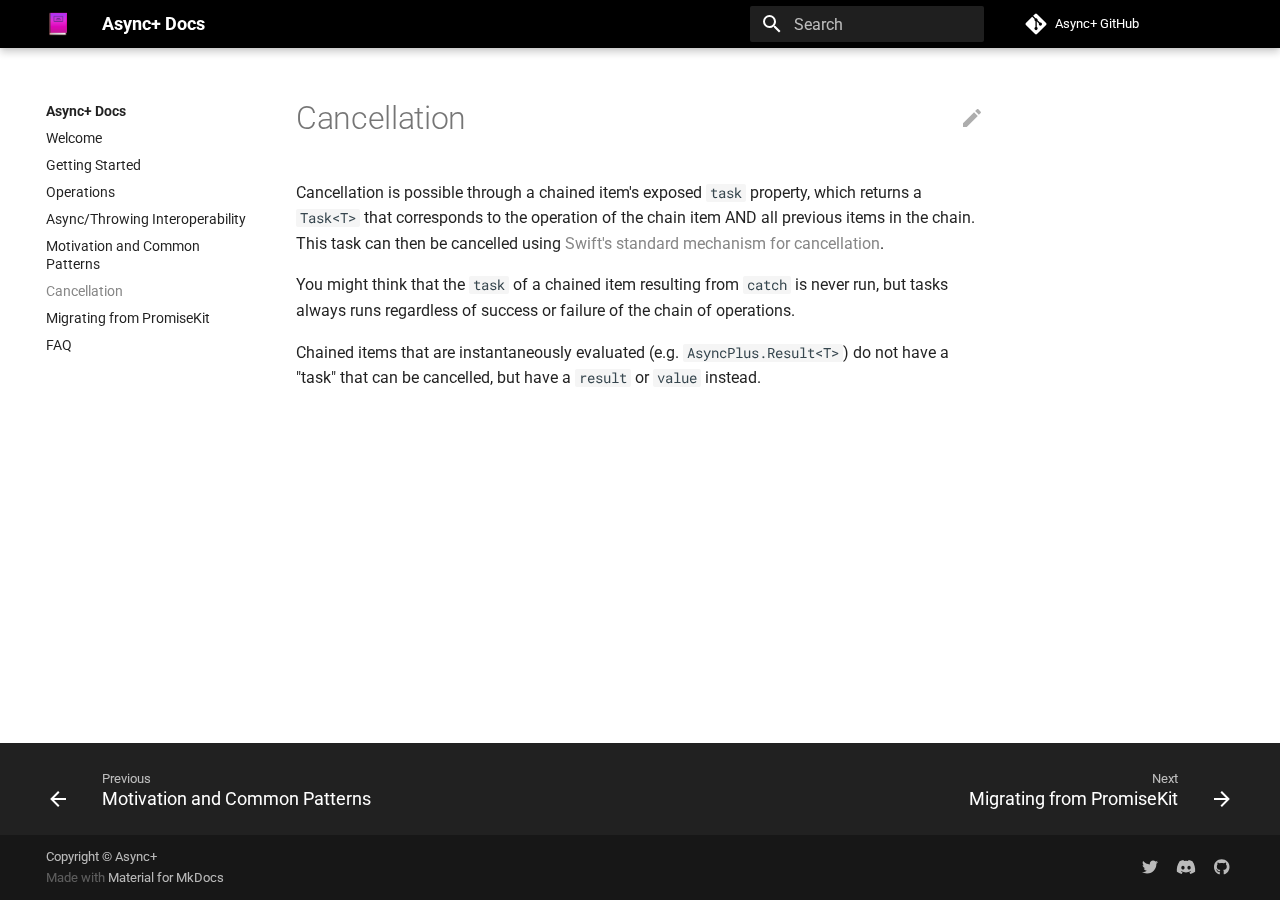
<file: cancellation/index.html>
<!doctype html>
<html lang="en" class="no-js">
  <head>
    
      <meta charset="utf-8">
      <meta name="viewport" content="width=device-width,initial-scale=1">
      
        <meta name="description" content="Async+ documentation (web framework for Swift).">
      
      
      
        <link rel="canonical" href="https://docs.asyncplus.codes/cancellation/">
      
      <link rel="icon" href="../assets/favicon.png">
      <meta name="generator" content="mkdocs-1.3.1, mkdocs-material-8.4.1">
    
    
  
    <title>Async+:  Cancellation</title>
  

    
      <link rel="stylesheet" href="../assets/stylesheets/main.69437709.min.css">
      
        
        <link rel="stylesheet" href="../assets/stylesheets/palette.cbb835fc.min.css">
        
          
          
          <meta name="theme-color" content="#000000">
        
      
      
    
    
    
      
        
        
        <link rel="preconnect" href="https://fonts.gstatic.com" crossorigin>
        <link rel="stylesheet" href="https://fonts.googleapis.com/css?family=Roboto:300,300i,400,400i,700,700i%7CRoboto+Mono:400,400i,700,700i&display=fallback">
        <style>:root{--md-text-font:"Roboto";--md-code-font:"Roboto Mono"}</style>
      
    
    
      <link rel="stylesheet" href="../stylesheets/extra.css">
    
    <script>__md_scope=new URL("..",location),__md_hash=e=>[...e].reduce((e,_)=>(e<<5)-e+_.charCodeAt(0),0),__md_get=(e,_=localStorage,t=__md_scope)=>JSON.parse(_.getItem(t.pathname+"."+e)),__md_set=(e,_,t=localStorage,a=__md_scope)=>{try{t.setItem(a.pathname+"."+e,JSON.stringify(_))}catch(e){}}</script>
    
      
  


  
  


  <script id="__analytics">function __md_analytics(){window.ga=window.ga||function(){(ga.q=ga.q||[]).push(arguments)},ga.l=+new Date,ga("create","UA-221751024-1","auto"),ga("set","anonymizeIp",!0),ga("send","pageview"),document.addEventListener("DOMContentLoaded",function(){if(document.forms.search&&document.forms.search.query.addEventListener("blur",function(){var e;this.value&&(e=document.location.pathname,ga("send","pageview",e+"?q="+this.value))}),document.forms.feedback){var e,a=document.forms.feedback;for(e of a.querySelectorAll("[type=submit]"))e.addEventListener("click",function(e){e.preventDefault();var t=document.location.pathname,e=this.getAttribute("data-md-value");ga("send","event","feedback","click",t,e),a.firstElementChild.disabled=!0;e=a.querySelector(".md-feedback__note [data-md-value='"+e+"']");e&&(e.hidden=!1)}),a.hidden=!1}"undefined"!=typeof location$&&location$.subscribe(function(e){ga("send","pageview",e.pathname)})});var e=document.createElement("script");e.async=!0,e.src="https://www.google-analytics.com/analytics.js",document.getElementById("__analytics").insertAdjacentElement("afterEnd",e)}</script>

  
    <script>"undefined"!=typeof __md_analytics&&__md_analytics()</script>
  

    
    
  </head>
  
  
    
    
    
    
    
    <body dir="ltr" data-md-color-scheme="" data-md-color-primary="black" data-md-color-accent="purple">
  
    
    
    <input class="md-toggle" data-md-toggle="drawer" type="checkbox" id="__drawer" autocomplete="off">
    <input class="md-toggle" data-md-toggle="search" type="checkbox" id="__search" autocomplete="off">
    <label class="md-overlay" for="__drawer"></label>
    <div data-md-component="skip">
      
        
        <a href="#cancellation" class="md-skip">
          Skip to content
        </a>
      
    </div>
    <div data-md-component="announce">
      
    </div>
    
    
      

<header class="md-header" data-md-component="header">
  <nav class="md-header__inner md-grid" aria-label="Header">
    <a href=".." title="Async+ Docs" class="md-header__button md-logo" aria-label="Async+ Docs" data-md-component="logo">
      
  <img src="../assets/docs-logo.png" alt="logo">

    </a>
    <label class="md-header__button md-icon" for="__drawer">
      <svg xmlns="http://www.w3.org/2000/svg" viewBox="0 0 24 24"><path d="M3 6h18v2H3V6m0 5h18v2H3v-2m0 5h18v2H3v-2Z"/></svg>
    </label>
    <div class="md-header__title" data-md-component="header-title">
      <div class="md-header__ellipsis">
        <div class="md-header__topic">
          <span class="md-ellipsis">
            Async+ Docs
          </span>
        </div>
        <div class="md-header__topic" data-md-component="header-topic">
          <span class="md-ellipsis">
            
              Cancellation
            
          </span>
        </div>
      </div>
    </div>
    
    
    
      <label class="md-header__button md-icon" for="__search">
        <svg xmlns="http://www.w3.org/2000/svg" viewBox="0 0 24 24"><path d="M9.5 3A6.5 6.5 0 0 1 16 9.5c0 1.61-.59 3.09-1.56 4.23l.27.27h.79l5 5-1.5 1.5-5-5v-.79l-.27-.27A6.516 6.516 0 0 1 9.5 16 6.5 6.5 0 0 1 3 9.5 6.5 6.5 0 0 1 9.5 3m0 2C7 5 5 7 5 9.5S7 14 9.5 14 14 12 14 9.5 12 5 9.5 5Z"/></svg>
      </label>
      <div class="md-search" data-md-component="search" role="dialog">
  <label class="md-search__overlay" for="__search"></label>
  <div class="md-search__inner" role="search">
    <form class="md-search__form" name="search">
      <input type="text" class="md-search__input" name="query" aria-label="Search" placeholder="Search" autocapitalize="off" autocorrect="off" autocomplete="off" spellcheck="false" data-md-component="search-query" required>
      <label class="md-search__icon md-icon" for="__search">
        <svg xmlns="http://www.w3.org/2000/svg" viewBox="0 0 24 24"><path d="M9.5 3A6.5 6.5 0 0 1 16 9.5c0 1.61-.59 3.09-1.56 4.23l.27.27h.79l5 5-1.5 1.5-5-5v-.79l-.27-.27A6.516 6.516 0 0 1 9.5 16 6.5 6.5 0 0 1 3 9.5 6.5 6.5 0 0 1 9.5 3m0 2C7 5 5 7 5 9.5S7 14 9.5 14 14 12 14 9.5 12 5 9.5 5Z"/></svg>
        <svg xmlns="http://www.w3.org/2000/svg" viewBox="0 0 24 24"><path d="M20 11v2H8l5.5 5.5-1.42 1.42L4.16 12l7.92-7.92L13.5 5.5 8 11h12Z"/></svg>
      </label>
      <nav class="md-search__options" aria-label="Search">
        
        <button type="reset" class="md-search__icon md-icon" aria-label="Clear" tabindex="-1">
          <svg xmlns="http://www.w3.org/2000/svg" viewBox="0 0 24 24"><path d="M19 6.41 17.59 5 12 10.59 6.41 5 5 6.41 10.59 12 5 17.59 6.41 19 12 13.41 17.59 19 19 17.59 13.41 12 19 6.41Z"/></svg>
        </button>
      </nav>
      
    </form>
    <div class="md-search__output">
      <div class="md-search__scrollwrap" data-md-scrollfix>
        <div class="md-search-result" data-md-component="search-result">
          <div class="md-search-result__meta">
            Initializing search
          </div>
          <ol class="md-search-result__list"></ol>
        </div>
      </div>
    </div>
  </div>
</div>
    
    
      <div class="md-header__source">
        <a href="http://github.com/async-plus/async-plus" title="Go to repository" class="md-source" data-md-component="source">
  <div class="md-source__icon md-icon">
    
    <svg xmlns="http://www.w3.org/2000/svg" viewBox="0 0 448 512"><!--! Font Awesome Free 6.1.2 by @fontawesome - https://fontawesome.com License - https://fontawesome.com/license/free (Icons: CC BY 4.0, Fonts: SIL OFL 1.1, Code: MIT License) Copyright 2022 Fonticons, Inc.--><path d="M439.55 236.05 244 40.45a28.87 28.87 0 0 0-40.81 0l-40.66 40.63 51.52 51.52c27.06-9.14 52.68 16.77 43.39 43.68l49.66 49.66c34.23-11.8 61.18 31 35.47 56.69-26.49 26.49-70.21-2.87-56-37.34L240.22 199v121.85c25.3 12.54 22.26 41.85 9.08 55a34.34 34.34 0 0 1-48.55 0c-17.57-17.6-11.07-46.91 11.25-56v-123c-20.8-8.51-24.6-30.74-18.64-45L142.57 101 8.45 235.14a28.86 28.86 0 0 0 0 40.81l195.61 195.6a28.86 28.86 0 0 0 40.8 0l194.69-194.69a28.86 28.86 0 0 0 0-40.81z"/></svg>
  </div>
  <div class="md-source__repository">
    Async+ GitHub
  </div>
</a>
      </div>
    
  </nav>
  
</header>
    
    <div class="md-container" data-md-component="container">
      
      
        
          
        
      
      <main class="md-main" data-md-component="main">
        <div class="md-main__inner md-grid">
          
            
              
              <div class="md-sidebar md-sidebar--primary" data-md-component="sidebar" data-md-type="navigation" >
                <div class="md-sidebar__scrollwrap">
                  <div class="md-sidebar__inner">
                    


<nav class="md-nav md-nav--primary" aria-label="Navigation" data-md-level="0">
  <label class="md-nav__title" for="__drawer">
    <a href=".." title="Async+ Docs" class="md-nav__button md-logo" aria-label="Async+ Docs" data-md-component="logo">
      
  <img src="../assets/docs-logo.png" alt="logo">

    </a>
    Async+ Docs
  </label>
  
    <div class="md-nav__source">
      <a href="http://github.com/async-plus/async-plus" title="Go to repository" class="md-source" data-md-component="source">
  <div class="md-source__icon md-icon">
    
    <svg xmlns="http://www.w3.org/2000/svg" viewBox="0 0 448 512"><!--! Font Awesome Free 6.1.2 by @fontawesome - https://fontawesome.com License - https://fontawesome.com/license/free (Icons: CC BY 4.0, Fonts: SIL OFL 1.1, Code: MIT License) Copyright 2022 Fonticons, Inc.--><path d="M439.55 236.05 244 40.45a28.87 28.87 0 0 0-40.81 0l-40.66 40.63 51.52 51.52c27.06-9.14 52.68 16.77 43.39 43.68l49.66 49.66c34.23-11.8 61.18 31 35.47 56.69-26.49 26.49-70.21-2.87-56-37.34L240.22 199v121.85c25.3 12.54 22.26 41.85 9.08 55a34.34 34.34 0 0 1-48.55 0c-17.57-17.6-11.07-46.91 11.25-56v-123c-20.8-8.51-24.6-30.74-18.64-45L142.57 101 8.45 235.14a28.86 28.86 0 0 0 0 40.81l195.61 195.6a28.86 28.86 0 0 0 40.8 0l194.69-194.69a28.86 28.86 0 0 0 0-40.81z"/></svg>
  </div>
  <div class="md-source__repository">
    Async+ GitHub
  </div>
</a>
    </div>
  
  <ul class="md-nav__list" data-md-scrollfix>
    
      
      
      

  
  
  
    <li class="md-nav__item">
      <a href=".." class="md-nav__link">
        Welcome
      </a>
    </li>
  

    
      
      
      

  
  
  
    <li class="md-nav__item">
      <a href="../getting-started/" class="md-nav__link">
        Getting Started
      </a>
    </li>
  

    
      
      
      

  
  
  
    <li class="md-nav__item">
      <a href="../operations/" class="md-nav__link">
        Operations
      </a>
    </li>
  

    
      
      
      

  
  
  
    <li class="md-nav__item">
      <a href="../async-or-throwing-contexts/" class="md-nav__link">
        Async/Throwing Interoperability
      </a>
    </li>
  

    
      
      
      

  
  
  
    <li class="md-nav__item">
      <a href="../motivation-and-common-patterns/" class="md-nav__link">
        Motivation and Common Patterns
      </a>
    </li>
  

    
      
      
      

  
  
    
  
  
    <li class="md-nav__item md-nav__item--active">
      
      <input class="md-nav__toggle md-toggle" data-md-toggle="toc" type="checkbox" id="__toc">
      
      
        
      
      
      <a href="./" class="md-nav__link md-nav__link--active">
        Cancellation
      </a>
      
    </li>
  

    
      
      
      

  
  
  
    <li class="md-nav__item">
      <a href="../migrating-from-promisekit/" class="md-nav__link">
        Migrating from PromiseKit
      </a>
    </li>
  

    
      
      
      

  
  
  
    <li class="md-nav__item">
      <a href="../faq/" class="md-nav__link">
        FAQ
      </a>
    </li>
  

    
  </ul>
</nav>
                  </div>
                </div>
              </div>
            
            
              
              <div class="md-sidebar md-sidebar--secondary" data-md-component="sidebar" data-md-type="toc" >
                <div class="md-sidebar__scrollwrap">
                  <div class="md-sidebar__inner">
                    

<nav class="md-nav md-nav--secondary" aria-label="Table of contents">
  
  
  
    
  
  
</nav>
                  </div>
                </div>
              </div>
            
          
          <div class="md-content" data-md-component="content">
            <article class="md-content__inner md-typeset">
              
                
  <a href="https://github.com/async-plus/docs/edit/main/docs/cancellation.md" title="Edit this page" class="md-content__button md-icon">
    <svg xmlns="http://www.w3.org/2000/svg" viewBox="0 0 24 24"><path d="M20.71 7.04c.39-.39.39-1.04 0-1.41l-2.34-2.34c-.37-.39-1.02-.39-1.41 0l-1.84 1.83 3.75 3.75M3 17.25V21h3.75L17.81 9.93l-3.75-3.75L3 17.25Z"/></svg>
  </a>



<h1 id="cancellation">Cancellation<a class="headerlink" href="#cancellation" title="Permanent link">&para;</a></h1>
<p>Cancellation is possible through a chained item's exposed <code>task</code> property, which returns a <code>Task&lt;T&gt;</code> that corresponds to the operation of the chain item AND all previous items in the chain.  This task can then be cancelled using <a href="https://docs.swift.org/swift-book/LanguageGuide/Concurrency.html#ID642">Swift's standard mechanism for cancellation</a>.</p>
<p>You might think that the <code>task</code> of a chained item resulting from <code>catch</code> is never run, but tasks always runs regardless of success or failure of the chain of operations.</p>
<p>Chained items that are instantaneously evaluated (e.g. <code>AsyncPlus.Result&lt;T&gt;</code>) do not have a "task" that can be cancelled, but have a <code>result</code> or <code>value</code> instead.</p>


  



              
            </article>
            
          </div>
        </div>
        
      </main>
      
        <footer class="md-footer">
  
    
    <nav class="md-footer__inner md-grid" aria-label="Footer" >
      
        
        <a href="../motivation-and-common-patterns/" class="md-footer__link md-footer__link--prev" aria-label="Previous: Motivation and Common Patterns" rel="prev">
          <div class="md-footer__button md-icon">
            <svg xmlns="http://www.w3.org/2000/svg" viewBox="0 0 24 24"><path d="M20 11v2H8l5.5 5.5-1.42 1.42L4.16 12l7.92-7.92L13.5 5.5 8 11h12Z"/></svg>
          </div>
          <div class="md-footer__title">
            <div class="md-ellipsis">
              <span class="md-footer__direction">
                Previous
              </span>
              Motivation and Common Patterns
            </div>
          </div>
        </a>
      
      
        
        <a href="../migrating-from-promisekit/" class="md-footer__link md-footer__link--next" aria-label="Next: Migrating from PromiseKit" rel="next">
          <div class="md-footer__title">
            <div class="md-ellipsis">
              <span class="md-footer__direction">
                Next
              </span>
              Migrating from PromiseKit
            </div>
          </div>
          <div class="md-footer__button md-icon">
            <svg xmlns="http://www.w3.org/2000/svg" viewBox="0 0 24 24"><path d="M4 11v2h12l-5.5 5.5 1.42 1.42L19.84 12l-7.92-7.92L10.5 5.5 16 11H4Z"/></svg>
          </div>
        </a>
      
    </nav>
  
  <div class="md-footer-meta md-typeset">
    <div class="md-footer-meta__inner md-grid">
      <div class="md-copyright">
  
    <div class="md-copyright__highlight">
      Copyright &copy; Async+
    </div>
  
  
    Made with
    <a href="https://squidfunk.github.io/mkdocs-material/" target="_blank" rel="noopener">
      Material for MkDocs
    </a>
  
</div>
      
        <div class="md-social">
  
    
    
      
      
    
    <a href="https://twitter.com/async_plus" target="_blank" rel="noopener" title="twitter.com" class="md-social__link">
      <svg xmlns="http://www.w3.org/2000/svg" viewBox="0 0 512 512"><!--! Font Awesome Free 6.1.2 by @fontawesome - https://fontawesome.com License - https://fontawesome.com/license/free (Icons: CC BY 4.0, Fonts: SIL OFL 1.1, Code: MIT License) Copyright 2022 Fonticons, Inc.--><path d="M459.37 151.716c.325 4.548.325 9.097.325 13.645 0 138.72-105.583 298.558-298.558 298.558-59.452 0-114.68-17.219-161.137-47.106 8.447.974 16.568 1.299 25.34 1.299 49.055 0 94.213-16.568 130.274-44.832-46.132-.975-84.792-31.188-98.112-72.772 6.498.974 12.995 1.624 19.818 1.624 9.421 0 18.843-1.3 27.614-3.573-48.081-9.747-84.143-51.98-84.143-102.985v-1.299c13.969 7.797 30.214 12.67 47.431 13.319-28.264-18.843-46.781-51.005-46.781-87.391 0-19.492 5.197-37.36 14.294-52.954 51.655 63.675 129.3 105.258 216.365 109.807-1.624-7.797-2.599-15.918-2.599-24.04 0-57.828 46.782-104.934 104.934-104.934 30.213 0 57.502 12.67 76.67 33.137 23.715-4.548 46.456-13.32 66.599-25.34-7.798 24.366-24.366 44.833-46.132 57.827 21.117-2.273 41.584-8.122 60.426-16.243-14.292 20.791-32.161 39.308-52.628 54.253z"/></svg>
    </a>
  
    
    
      
      
    
    <a href="https://discord.gg/vaAhGvvHpW" target="_blank" rel="noopener" title="discord.gg" class="md-social__link">
      <svg xmlns="http://www.w3.org/2000/svg" viewBox="0 0 640 512"><!--! Font Awesome Free 6.1.2 by @fontawesome - https://fontawesome.com License - https://fontawesome.com/license/free (Icons: CC BY 4.0, Fonts: SIL OFL 1.1, Code: MIT License) Copyright 2022 Fonticons, Inc.--><path d="M524.531 69.836a1.5 1.5 0 0 0-.764-.7A485.065 485.065 0 0 0 404.081 32.03a1.816 1.816 0 0 0-1.923.91 337.461 337.461 0 0 0-14.9 30.6 447.848 447.848 0 0 0-134.426 0 309.541 309.541 0 0 0-15.135-30.6 1.89 1.89 0 0 0-1.924-.91 483.689 483.689 0 0 0-119.688 37.107 1.712 1.712 0 0 0-.788.676C39.068 183.651 18.186 294.69 28.43 404.354a2.016 2.016 0 0 0 .765 1.375 487.666 487.666 0 0 0 146.825 74.189 1.9 1.9 0 0 0 2.063-.676A348.2 348.2 0 0 0 208.12 430.4a1.86 1.86 0 0 0-1.019-2.588 321.173 321.173 0 0 1-45.868-21.853 1.885 1.885 0 0 1-.185-3.126 251.047 251.047 0 0 0 9.109-7.137 1.819 1.819 0 0 1 1.9-.256c96.229 43.917 200.41 43.917 295.5 0a1.812 1.812 0 0 1 1.924.233 234.533 234.533 0 0 0 9.132 7.16 1.884 1.884 0 0 1-.162 3.126 301.407 301.407 0 0 1-45.89 21.83 1.875 1.875 0 0 0-1 2.611 391.055 391.055 0 0 0 30.014 48.815 1.864 1.864 0 0 0 2.063.7A486.048 486.048 0 0 0 610.7 405.729a1.882 1.882 0 0 0 .765-1.352c12.264-126.783-20.532-236.912-86.934-334.541ZM222.491 337.58c-28.972 0-52.844-26.587-52.844-59.239s23.409-59.241 52.844-59.241c29.665 0 53.306 26.82 52.843 59.239 0 32.654-23.41 59.241-52.843 59.241Zm195.38 0c-28.971 0-52.843-26.587-52.843-59.239s23.409-59.241 52.843-59.241c29.667 0 53.307 26.82 52.844 59.239 0 32.654-23.177 59.241-52.844 59.241Z"/></svg>
    </a>
  
    
    
      
      
    
    <a href="https://github.com/async-plus" target="_blank" rel="noopener" title="github.com" class="md-social__link">
      <svg xmlns="http://www.w3.org/2000/svg" viewBox="0 0 496 512"><!--! Font Awesome Free 6.1.2 by @fontawesome - https://fontawesome.com License - https://fontawesome.com/license/free (Icons: CC BY 4.0, Fonts: SIL OFL 1.1, Code: MIT License) Copyright 2022 Fonticons, Inc.--><path d="M165.9 397.4c0 2-2.3 3.6-5.2 3.6-3.3.3-5.6-1.3-5.6-3.6 0-2 2.3-3.6 5.2-3.6 3-.3 5.6 1.3 5.6 3.6zm-31.1-4.5c-.7 2 1.3 4.3 4.3 4.9 2.6 1 5.6 0 6.2-2s-1.3-4.3-4.3-5.2c-2.6-.7-5.5.3-6.2 2.3zm44.2-1.7c-2.9.7-4.9 2.6-4.6 4.9.3 2 2.9 3.3 5.9 2.6 2.9-.7 4.9-2.6 4.6-4.6-.3-1.9-3-3.2-5.9-2.9zM244.8 8C106.1 8 0 113.3 0 252c0 110.9 69.8 205.8 169.5 239.2 12.8 2.3 17.3-5.6 17.3-12.1 0-6.2-.3-40.4-.3-61.4 0 0-70 15-84.7-29.8 0 0-11.4-29.1-27.8-36.6 0 0-22.9-15.7 1.6-15.4 0 0 24.9 2 38.6 25.8 21.9 38.6 58.6 27.5 72.9 20.9 2.3-16 8.8-27.1 16-33.7-55.9-6.2-112.3-14.3-112.3-110.5 0-27.5 7.6-41.3 23.6-58.9-2.6-6.5-11.1-33.3 2.6-67.9 20.9-6.5 69 27 69 27 20-5.6 41.5-8.5 62.8-8.5s42.8 2.9 62.8 8.5c0 0 48.1-33.6 69-27 13.7 34.7 5.2 61.4 2.6 67.9 16 17.7 25.8 31.5 25.8 58.9 0 96.5-58.9 104.2-114.8 110.5 9.2 7.9 17 22.9 17 46.4 0 33.7-.3 75.4-.3 83.6 0 6.5 4.6 14.4 17.3 12.1C428.2 457.8 496 362.9 496 252 496 113.3 383.5 8 244.8 8zM97.2 352.9c-1.3 1-1 3.3.7 5.2 1.6 1.6 3.9 2.3 5.2 1 1.3-1 1-3.3-.7-5.2-1.6-1.6-3.9-2.3-5.2-1zm-10.8-8.1c-.7 1.3.3 2.9 2.3 3.9 1.6 1 3.6.7 4.3-.7.7-1.3-.3-2.9-2.3-3.9-2-.6-3.6-.3-4.3.7zm32.4 35.6c-1.6 1.3-1 4.3 1.3 6.2 2.3 2.3 5.2 2.6 6.5 1 1.3-1.3.7-4.3-1.3-6.2-2.2-2.3-5.2-2.6-6.5-1zm-11.4-14.7c-1.6 1-1.6 3.6 0 5.9 1.6 2.3 4.3 3.3 5.6 2.3 1.6-1.3 1.6-3.9 0-6.2-1.4-2.3-4-3.3-5.6-2z"/></svg>
    </a>
  
</div>
      
    </div>
  </div>
</footer>
      
    </div>
    <div class="md-dialog" data-md-component="dialog">
      <div class="md-dialog__inner md-typeset"></div>
    </div>
    
    <script id="__config" type="application/json">{"base": "..", "features": [], "search": "../assets/javascripts/workers/search.ecf98df9.min.js", "translations": {"clipboard.copied": "Copied to clipboard", "clipboard.copy": "Copy to clipboard", "search.config.lang": "en", "search.config.pipeline": "trimmer, stopWordFilter", "search.config.separator": "[\\s\\-]+", "search.placeholder": "Search", "search.result.more.one": "1 more on this page", "search.result.more.other": "# more on this page", "search.result.none": "No matching documents", "search.result.one": "1 matching document", "search.result.other": "# matching documents", "search.result.placeholder": "Type to start searching", "search.result.term.missing": "Missing", "select.version.title": "Select version"}}</script>
    
    
      <script src="../assets/javascripts/bundle.9c69f0bc.min.js"></script>
      
    
  </body>
</html>
</file>
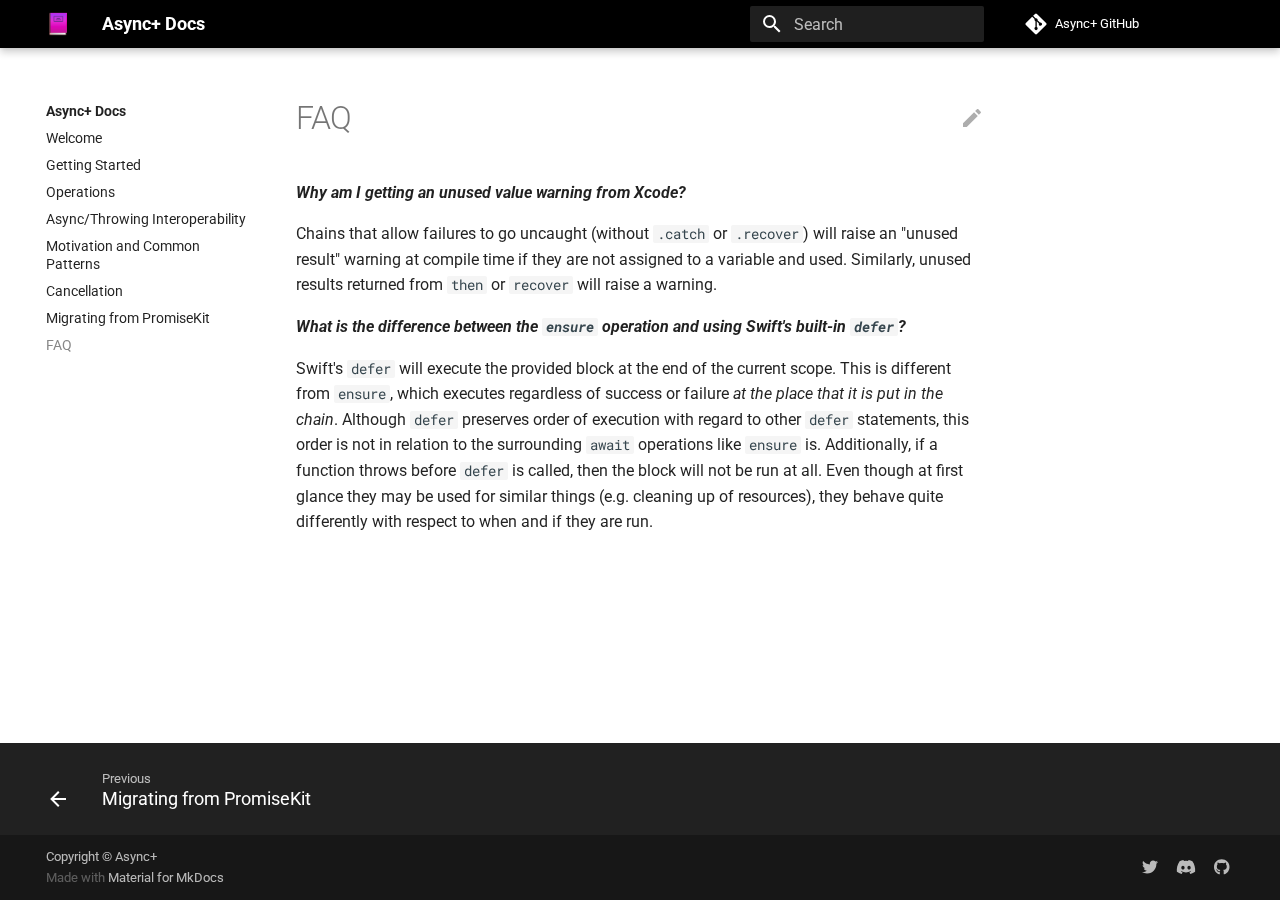
<file: faq/index.html>
<!doctype html>
<html lang="en" class="no-js">
  <head>
    
      <meta charset="utf-8">
      <meta name="viewport" content="width=device-width,initial-scale=1">
      
        <meta name="description" content="Async+ documentation (web framework for Swift).">
      
      
      
        <link rel="canonical" href="https://docs.asyncplus.codes/faq/">
      
      <link rel="icon" href="../assets/favicon.png">
      <meta name="generator" content="mkdocs-1.3.1, mkdocs-material-8.4.1">
    
    
  
    <title>Async+:  FAQ</title>
  

    
      <link rel="stylesheet" href="../assets/stylesheets/main.69437709.min.css">
      
        
        <link rel="stylesheet" href="../assets/stylesheets/palette.cbb835fc.min.css">
        
          
          
          <meta name="theme-color" content="#000000">
        
      
      
    
    
    
      
        
        
        <link rel="preconnect" href="https://fonts.gstatic.com" crossorigin>
        <link rel="stylesheet" href="https://fonts.googleapis.com/css?family=Roboto:300,300i,400,400i,700,700i%7CRoboto+Mono:400,400i,700,700i&display=fallback">
        <style>:root{--md-text-font:"Roboto";--md-code-font:"Roboto Mono"}</style>
      
    
    
      <link rel="stylesheet" href="../stylesheets/extra.css">
    
    <script>__md_scope=new URL("..",location),__md_hash=e=>[...e].reduce((e,_)=>(e<<5)-e+_.charCodeAt(0),0),__md_get=(e,_=localStorage,t=__md_scope)=>JSON.parse(_.getItem(t.pathname+"."+e)),__md_set=(e,_,t=localStorage,a=__md_scope)=>{try{t.setItem(a.pathname+"."+e,JSON.stringify(_))}catch(e){}}</script>
    
      
  


  
  


  <script id="__analytics">function __md_analytics(){window.ga=window.ga||function(){(ga.q=ga.q||[]).push(arguments)},ga.l=+new Date,ga("create","UA-221751024-1","auto"),ga("set","anonymizeIp",!0),ga("send","pageview"),document.addEventListener("DOMContentLoaded",function(){if(document.forms.search&&document.forms.search.query.addEventListener("blur",function(){var e;this.value&&(e=document.location.pathname,ga("send","pageview",e+"?q="+this.value))}),document.forms.feedback){var e,a=document.forms.feedback;for(e of a.querySelectorAll("[type=submit]"))e.addEventListener("click",function(e){e.preventDefault();var t=document.location.pathname,e=this.getAttribute("data-md-value");ga("send","event","feedback","click",t,e),a.firstElementChild.disabled=!0;e=a.querySelector(".md-feedback__note [data-md-value='"+e+"']");e&&(e.hidden=!1)}),a.hidden=!1}"undefined"!=typeof location$&&location$.subscribe(function(e){ga("send","pageview",e.pathname)})});var e=document.createElement("script");e.async=!0,e.src="https://www.google-analytics.com/analytics.js",document.getElementById("__analytics").insertAdjacentElement("afterEnd",e)}</script>

  
    <script>"undefined"!=typeof __md_analytics&&__md_analytics()</script>
  

    
    
  </head>
  
  
    
    
    
    
    
    <body dir="ltr" data-md-color-scheme="" data-md-color-primary="black" data-md-color-accent="purple">
  
    
    
    <input class="md-toggle" data-md-toggle="drawer" type="checkbox" id="__drawer" autocomplete="off">
    <input class="md-toggle" data-md-toggle="search" type="checkbox" id="__search" autocomplete="off">
    <label class="md-overlay" for="__drawer"></label>
    <div data-md-component="skip">
      
        
        <a href="#faq" class="md-skip">
          Skip to content
        </a>
      
    </div>
    <div data-md-component="announce">
      
    </div>
    
    
      

<header class="md-header" data-md-component="header">
  <nav class="md-header__inner md-grid" aria-label="Header">
    <a href=".." title="Async+ Docs" class="md-header__button md-logo" aria-label="Async+ Docs" data-md-component="logo">
      
  <img src="../assets/docs-logo.png" alt="logo">

    </a>
    <label class="md-header__button md-icon" for="__drawer">
      <svg xmlns="http://www.w3.org/2000/svg" viewBox="0 0 24 24"><path d="M3 6h18v2H3V6m0 5h18v2H3v-2m0 5h18v2H3v-2Z"/></svg>
    </label>
    <div class="md-header__title" data-md-component="header-title">
      <div class="md-header__ellipsis">
        <div class="md-header__topic">
          <span class="md-ellipsis">
            Async+ Docs
          </span>
        </div>
        <div class="md-header__topic" data-md-component="header-topic">
          <span class="md-ellipsis">
            
              FAQ
            
          </span>
        </div>
      </div>
    </div>
    
    
    
      <label class="md-header__button md-icon" for="__search">
        <svg xmlns="http://www.w3.org/2000/svg" viewBox="0 0 24 24"><path d="M9.5 3A6.5 6.5 0 0 1 16 9.5c0 1.61-.59 3.09-1.56 4.23l.27.27h.79l5 5-1.5 1.5-5-5v-.79l-.27-.27A6.516 6.516 0 0 1 9.5 16 6.5 6.5 0 0 1 3 9.5 6.5 6.5 0 0 1 9.5 3m0 2C7 5 5 7 5 9.5S7 14 9.5 14 14 12 14 9.5 12 5 9.5 5Z"/></svg>
      </label>
      <div class="md-search" data-md-component="search" role="dialog">
  <label class="md-search__overlay" for="__search"></label>
  <div class="md-search__inner" role="search">
    <form class="md-search__form" name="search">
      <input type="text" class="md-search__input" name="query" aria-label="Search" placeholder="Search" autocapitalize="off" autocorrect="off" autocomplete="off" spellcheck="false" data-md-component="search-query" required>
      <label class="md-search__icon md-icon" for="__search">
        <svg xmlns="http://www.w3.org/2000/svg" viewBox="0 0 24 24"><path d="M9.5 3A6.5 6.5 0 0 1 16 9.5c0 1.61-.59 3.09-1.56 4.23l.27.27h.79l5 5-1.5 1.5-5-5v-.79l-.27-.27A6.516 6.516 0 0 1 9.5 16 6.5 6.5 0 0 1 3 9.5 6.5 6.5 0 0 1 9.5 3m0 2C7 5 5 7 5 9.5S7 14 9.5 14 14 12 14 9.5 12 5 9.5 5Z"/></svg>
        <svg xmlns="http://www.w3.org/2000/svg" viewBox="0 0 24 24"><path d="M20 11v2H8l5.5 5.5-1.42 1.42L4.16 12l7.92-7.92L13.5 5.5 8 11h12Z"/></svg>
      </label>
      <nav class="md-search__options" aria-label="Search">
        
        <button type="reset" class="md-search__icon md-icon" aria-label="Clear" tabindex="-1">
          <svg xmlns="http://www.w3.org/2000/svg" viewBox="0 0 24 24"><path d="M19 6.41 17.59 5 12 10.59 6.41 5 5 6.41 10.59 12 5 17.59 6.41 19 12 13.41 17.59 19 19 17.59 13.41 12 19 6.41Z"/></svg>
        </button>
      </nav>
      
    </form>
    <div class="md-search__output">
      <div class="md-search__scrollwrap" data-md-scrollfix>
        <div class="md-search-result" data-md-component="search-result">
          <div class="md-search-result__meta">
            Initializing search
          </div>
          <ol class="md-search-result__list"></ol>
        </div>
      </div>
    </div>
  </div>
</div>
    
    
      <div class="md-header__source">
        <a href="http://github.com/async-plus/async-plus" title="Go to repository" class="md-source" data-md-component="source">
  <div class="md-source__icon md-icon">
    
    <svg xmlns="http://www.w3.org/2000/svg" viewBox="0 0 448 512"><!--! Font Awesome Free 6.1.2 by @fontawesome - https://fontawesome.com License - https://fontawesome.com/license/free (Icons: CC BY 4.0, Fonts: SIL OFL 1.1, Code: MIT License) Copyright 2022 Fonticons, Inc.--><path d="M439.55 236.05 244 40.45a28.87 28.87 0 0 0-40.81 0l-40.66 40.63 51.52 51.52c27.06-9.14 52.68 16.77 43.39 43.68l49.66 49.66c34.23-11.8 61.18 31 35.47 56.69-26.49 26.49-70.21-2.87-56-37.34L240.22 199v121.85c25.3 12.54 22.26 41.85 9.08 55a34.34 34.34 0 0 1-48.55 0c-17.57-17.6-11.07-46.91 11.25-56v-123c-20.8-8.51-24.6-30.74-18.64-45L142.57 101 8.45 235.14a28.86 28.86 0 0 0 0 40.81l195.61 195.6a28.86 28.86 0 0 0 40.8 0l194.69-194.69a28.86 28.86 0 0 0 0-40.81z"/></svg>
  </div>
  <div class="md-source__repository">
    Async+ GitHub
  </div>
</a>
      </div>
    
  </nav>
  
</header>
    
    <div class="md-container" data-md-component="container">
      
      
        
          
        
      
      <main class="md-main" data-md-component="main">
        <div class="md-main__inner md-grid">
          
            
              
              <div class="md-sidebar md-sidebar--primary" data-md-component="sidebar" data-md-type="navigation" >
                <div class="md-sidebar__scrollwrap">
                  <div class="md-sidebar__inner">
                    


<nav class="md-nav md-nav--primary" aria-label="Navigation" data-md-level="0">
  <label class="md-nav__title" for="__drawer">
    <a href=".." title="Async+ Docs" class="md-nav__button md-logo" aria-label="Async+ Docs" data-md-component="logo">
      
  <img src="../assets/docs-logo.png" alt="logo">

    </a>
    Async+ Docs
  </label>
  
    <div class="md-nav__source">
      <a href="http://github.com/async-plus/async-plus" title="Go to repository" class="md-source" data-md-component="source">
  <div class="md-source__icon md-icon">
    
    <svg xmlns="http://www.w3.org/2000/svg" viewBox="0 0 448 512"><!--! Font Awesome Free 6.1.2 by @fontawesome - https://fontawesome.com License - https://fontawesome.com/license/free (Icons: CC BY 4.0, Fonts: SIL OFL 1.1, Code: MIT License) Copyright 2022 Fonticons, Inc.--><path d="M439.55 236.05 244 40.45a28.87 28.87 0 0 0-40.81 0l-40.66 40.63 51.52 51.52c27.06-9.14 52.68 16.77 43.39 43.68l49.66 49.66c34.23-11.8 61.18 31 35.47 56.69-26.49 26.49-70.21-2.87-56-37.34L240.22 199v121.85c25.3 12.54 22.26 41.85 9.08 55a34.34 34.34 0 0 1-48.55 0c-17.57-17.6-11.07-46.91 11.25-56v-123c-20.8-8.51-24.6-30.74-18.64-45L142.57 101 8.45 235.14a28.86 28.86 0 0 0 0 40.81l195.61 195.6a28.86 28.86 0 0 0 40.8 0l194.69-194.69a28.86 28.86 0 0 0 0-40.81z"/></svg>
  </div>
  <div class="md-source__repository">
    Async+ GitHub
  </div>
</a>
    </div>
  
  <ul class="md-nav__list" data-md-scrollfix>
    
      
      
      

  
  
  
    <li class="md-nav__item">
      <a href=".." class="md-nav__link">
        Welcome
      </a>
    </li>
  

    
      
      
      

  
  
  
    <li class="md-nav__item">
      <a href="../getting-started/" class="md-nav__link">
        Getting Started
      </a>
    </li>
  

    
      
      
      

  
  
  
    <li class="md-nav__item">
      <a href="../operations/" class="md-nav__link">
        Operations
      </a>
    </li>
  

    
      
      
      

  
  
  
    <li class="md-nav__item">
      <a href="../async-or-throwing-contexts/" class="md-nav__link">
        Async/Throwing Interoperability
      </a>
    </li>
  

    
      
      
      

  
  
  
    <li class="md-nav__item">
      <a href="../motivation-and-common-patterns/" class="md-nav__link">
        Motivation and Common Patterns
      </a>
    </li>
  

    
      
      
      

  
  
  
    <li class="md-nav__item">
      <a href="../cancellation/" class="md-nav__link">
        Cancellation
      </a>
    </li>
  

    
      
      
      

  
  
  
    <li class="md-nav__item">
      <a href="../migrating-from-promisekit/" class="md-nav__link">
        Migrating from PromiseKit
      </a>
    </li>
  

    
      
      
      

  
  
    
  
  
    <li class="md-nav__item md-nav__item--active">
      
      <input class="md-nav__toggle md-toggle" data-md-toggle="toc" type="checkbox" id="__toc">
      
      
        
      
      
      <a href="./" class="md-nav__link md-nav__link--active">
        FAQ
      </a>
      
    </li>
  

    
  </ul>
</nav>
                  </div>
                </div>
              </div>
            
            
              
              <div class="md-sidebar md-sidebar--secondary" data-md-component="sidebar" data-md-type="toc" >
                <div class="md-sidebar__scrollwrap">
                  <div class="md-sidebar__inner">
                    

<nav class="md-nav md-nav--secondary" aria-label="Table of contents">
  
  
  
    
  
  
</nav>
                  </div>
                </div>
              </div>
            
          
          <div class="md-content" data-md-component="content">
            <article class="md-content__inner md-typeset">
              
                
  <a href="https://github.com/async-plus/docs/edit/main/docs/faq.md" title="Edit this page" class="md-content__button md-icon">
    <svg xmlns="http://www.w3.org/2000/svg" viewBox="0 0 24 24"><path d="M20.71 7.04c.39-.39.39-1.04 0-1.41l-2.34-2.34c-.37-.39-1.02-.39-1.41 0l-1.84 1.83 3.75 3.75M3 17.25V21h3.75L17.81 9.93l-3.75-3.75L3 17.25Z"/></svg>
  </a>



<h1 id="faq">FAQ<a class="headerlink" href="#faq" title="Permanent link">&para;</a></h1>
<p><strong><em>Why am I getting an unused value warning from Xcode?</em></strong></p>
<p>Chains that allow failures to go uncaught (without <code>.catch</code> or <code>.recover</code>) will raise an "unused result" warning at compile time if they are not assigned to a variable and used. Similarly, unused results returned from <code>then</code> or <code>recover</code> will raise a warning.</p>
<p><strong><em>What is the difference between the <code>ensure</code> operation and using Swift's built-in <code>defer</code>?</em></strong></p>
<p>Swift's <code>defer</code> will execute the provided block at the end of the current scope. This is different from <code>ensure</code>, which executes regardless of success or failure <em>at the place that it is put in the chain</em>. Although <code>defer</code> preserves order of execution with regard to other <code>defer</code> statements, this order is not in relation to the surrounding <code>await</code> operations like <code>ensure</code> is. Additionally, if a function throws before <code>defer</code> is called, then the block will not be run at all.  Even though at first glance they may be used for similar things (e.g. cleaning up of resources), they behave quite differently with respect to when and if they are run.</p>


  



              
            </article>
            
          </div>
        </div>
        
      </main>
      
        <footer class="md-footer">
  
    
    <nav class="md-footer__inner md-grid" aria-label="Footer" >
      
        
        <a href="../migrating-from-promisekit/" class="md-footer__link md-footer__link--prev" aria-label="Previous: Migrating from PromiseKit" rel="prev">
          <div class="md-footer__button md-icon">
            <svg xmlns="http://www.w3.org/2000/svg" viewBox="0 0 24 24"><path d="M20 11v2H8l5.5 5.5-1.42 1.42L4.16 12l7.92-7.92L13.5 5.5 8 11h12Z"/></svg>
          </div>
          <div class="md-footer__title">
            <div class="md-ellipsis">
              <span class="md-footer__direction">
                Previous
              </span>
              Migrating from PromiseKit
            </div>
          </div>
        </a>
      
      
    </nav>
  
  <div class="md-footer-meta md-typeset">
    <div class="md-footer-meta__inner md-grid">
      <div class="md-copyright">
  
    <div class="md-copyright__highlight">
      Copyright &copy; Async+
    </div>
  
  
    Made with
    <a href="https://squidfunk.github.io/mkdocs-material/" target="_blank" rel="noopener">
      Material for MkDocs
    </a>
  
</div>
      
        <div class="md-social">
  
    
    
      
      
    
    <a href="https://twitter.com/async_plus" target="_blank" rel="noopener" title="twitter.com" class="md-social__link">
      <svg xmlns="http://www.w3.org/2000/svg" viewBox="0 0 512 512"><!--! Font Awesome Free 6.1.2 by @fontawesome - https://fontawesome.com License - https://fontawesome.com/license/free (Icons: CC BY 4.0, Fonts: SIL OFL 1.1, Code: MIT License) Copyright 2022 Fonticons, Inc.--><path d="M459.37 151.716c.325 4.548.325 9.097.325 13.645 0 138.72-105.583 298.558-298.558 298.558-59.452 0-114.68-17.219-161.137-47.106 8.447.974 16.568 1.299 25.34 1.299 49.055 0 94.213-16.568 130.274-44.832-46.132-.975-84.792-31.188-98.112-72.772 6.498.974 12.995 1.624 19.818 1.624 9.421 0 18.843-1.3 27.614-3.573-48.081-9.747-84.143-51.98-84.143-102.985v-1.299c13.969 7.797 30.214 12.67 47.431 13.319-28.264-18.843-46.781-51.005-46.781-87.391 0-19.492 5.197-37.36 14.294-52.954 51.655 63.675 129.3 105.258 216.365 109.807-1.624-7.797-2.599-15.918-2.599-24.04 0-57.828 46.782-104.934 104.934-104.934 30.213 0 57.502 12.67 76.67 33.137 23.715-4.548 46.456-13.32 66.599-25.34-7.798 24.366-24.366 44.833-46.132 57.827 21.117-2.273 41.584-8.122 60.426-16.243-14.292 20.791-32.161 39.308-52.628 54.253z"/></svg>
    </a>
  
    
    
      
      
    
    <a href="https://discord.gg/vaAhGvvHpW" target="_blank" rel="noopener" title="discord.gg" class="md-social__link">
      <svg xmlns="http://www.w3.org/2000/svg" viewBox="0 0 640 512"><!--! Font Awesome Free 6.1.2 by @fontawesome - https://fontawesome.com License - https://fontawesome.com/license/free (Icons: CC BY 4.0, Fonts: SIL OFL 1.1, Code: MIT License) Copyright 2022 Fonticons, Inc.--><path d="M524.531 69.836a1.5 1.5 0 0 0-.764-.7A485.065 485.065 0 0 0 404.081 32.03a1.816 1.816 0 0 0-1.923.91 337.461 337.461 0 0 0-14.9 30.6 447.848 447.848 0 0 0-134.426 0 309.541 309.541 0 0 0-15.135-30.6 1.89 1.89 0 0 0-1.924-.91 483.689 483.689 0 0 0-119.688 37.107 1.712 1.712 0 0 0-.788.676C39.068 183.651 18.186 294.69 28.43 404.354a2.016 2.016 0 0 0 .765 1.375 487.666 487.666 0 0 0 146.825 74.189 1.9 1.9 0 0 0 2.063-.676A348.2 348.2 0 0 0 208.12 430.4a1.86 1.86 0 0 0-1.019-2.588 321.173 321.173 0 0 1-45.868-21.853 1.885 1.885 0 0 1-.185-3.126 251.047 251.047 0 0 0 9.109-7.137 1.819 1.819 0 0 1 1.9-.256c96.229 43.917 200.41 43.917 295.5 0a1.812 1.812 0 0 1 1.924.233 234.533 234.533 0 0 0 9.132 7.16 1.884 1.884 0 0 1-.162 3.126 301.407 301.407 0 0 1-45.89 21.83 1.875 1.875 0 0 0-1 2.611 391.055 391.055 0 0 0 30.014 48.815 1.864 1.864 0 0 0 2.063.7A486.048 486.048 0 0 0 610.7 405.729a1.882 1.882 0 0 0 .765-1.352c12.264-126.783-20.532-236.912-86.934-334.541ZM222.491 337.58c-28.972 0-52.844-26.587-52.844-59.239s23.409-59.241 52.844-59.241c29.665 0 53.306 26.82 52.843 59.239 0 32.654-23.41 59.241-52.843 59.241Zm195.38 0c-28.971 0-52.843-26.587-52.843-59.239s23.409-59.241 52.843-59.241c29.667 0 53.307 26.82 52.844 59.239 0 32.654-23.177 59.241-52.844 59.241Z"/></svg>
    </a>
  
    
    
      
      
    
    <a href="https://github.com/async-plus" target="_blank" rel="noopener" title="github.com" class="md-social__link">
      <svg xmlns="http://www.w3.org/2000/svg" viewBox="0 0 496 512"><!--! Font Awesome Free 6.1.2 by @fontawesome - https://fontawesome.com License - https://fontawesome.com/license/free (Icons: CC BY 4.0, Fonts: SIL OFL 1.1, Code: MIT License) Copyright 2022 Fonticons, Inc.--><path d="M165.9 397.4c0 2-2.3 3.6-5.2 3.6-3.3.3-5.6-1.3-5.6-3.6 0-2 2.3-3.6 5.2-3.6 3-.3 5.6 1.3 5.6 3.6zm-31.1-4.5c-.7 2 1.3 4.3 4.3 4.9 2.6 1 5.6 0 6.2-2s-1.3-4.3-4.3-5.2c-2.6-.7-5.5.3-6.2 2.3zm44.2-1.7c-2.9.7-4.9 2.6-4.6 4.9.3 2 2.9 3.3 5.9 2.6 2.9-.7 4.9-2.6 4.6-4.6-.3-1.9-3-3.2-5.9-2.9zM244.8 8C106.1 8 0 113.3 0 252c0 110.9 69.8 205.8 169.5 239.2 12.8 2.3 17.3-5.6 17.3-12.1 0-6.2-.3-40.4-.3-61.4 0 0-70 15-84.7-29.8 0 0-11.4-29.1-27.8-36.6 0 0-22.9-15.7 1.6-15.4 0 0 24.9 2 38.6 25.8 21.9 38.6 58.6 27.5 72.9 20.9 2.3-16 8.8-27.1 16-33.7-55.9-6.2-112.3-14.3-112.3-110.5 0-27.5 7.6-41.3 23.6-58.9-2.6-6.5-11.1-33.3 2.6-67.9 20.9-6.5 69 27 69 27 20-5.6 41.5-8.5 62.8-8.5s42.8 2.9 62.8 8.5c0 0 48.1-33.6 69-27 13.7 34.7 5.2 61.4 2.6 67.9 16 17.7 25.8 31.5 25.8 58.9 0 96.5-58.9 104.2-114.8 110.5 9.2 7.9 17 22.9 17 46.4 0 33.7-.3 75.4-.3 83.6 0 6.5 4.6 14.4 17.3 12.1C428.2 457.8 496 362.9 496 252 496 113.3 383.5 8 244.8 8zM97.2 352.9c-1.3 1-1 3.3.7 5.2 1.6 1.6 3.9 2.3 5.2 1 1.3-1 1-3.3-.7-5.2-1.6-1.6-3.9-2.3-5.2-1zm-10.8-8.1c-.7 1.3.3 2.9 2.3 3.9 1.6 1 3.6.7 4.3-.7.7-1.3-.3-2.9-2.3-3.9-2-.6-3.6-.3-4.3.7zm32.4 35.6c-1.6 1.3-1 4.3 1.3 6.2 2.3 2.3 5.2 2.6 6.5 1 1.3-1.3.7-4.3-1.3-6.2-2.2-2.3-5.2-2.6-6.5-1zm-11.4-14.7c-1.6 1-1.6 3.6 0 5.9 1.6 2.3 4.3 3.3 5.6 2.3 1.6-1.3 1.6-3.9 0-6.2-1.4-2.3-4-3.3-5.6-2z"/></svg>
    </a>
  
</div>
      
    </div>
  </div>
</footer>
      
    </div>
    <div class="md-dialog" data-md-component="dialog">
      <div class="md-dialog__inner md-typeset"></div>
    </div>
    
    <script id="__config" type="application/json">{"base": "..", "features": [], "search": "../assets/javascripts/workers/search.ecf98df9.min.js", "translations": {"clipboard.copied": "Copied to clipboard", "clipboard.copy": "Copy to clipboard", "search.config.lang": "en", "search.config.pipeline": "trimmer, stopWordFilter", "search.config.separator": "[\\s\\-]+", "search.placeholder": "Search", "search.result.more.one": "1 more on this page", "search.result.more.other": "# more on this page", "search.result.none": "No matching documents", "search.result.one": "1 matching document", "search.result.other": "# matching documents", "search.result.placeholder": "Type to start searching", "search.result.term.missing": "Missing", "select.version.title": "Select version"}}</script>
    
    
      <script src="../assets/javascripts/bundle.9c69f0bc.min.js"></script>
      
    
  </body>
</html>
</file>
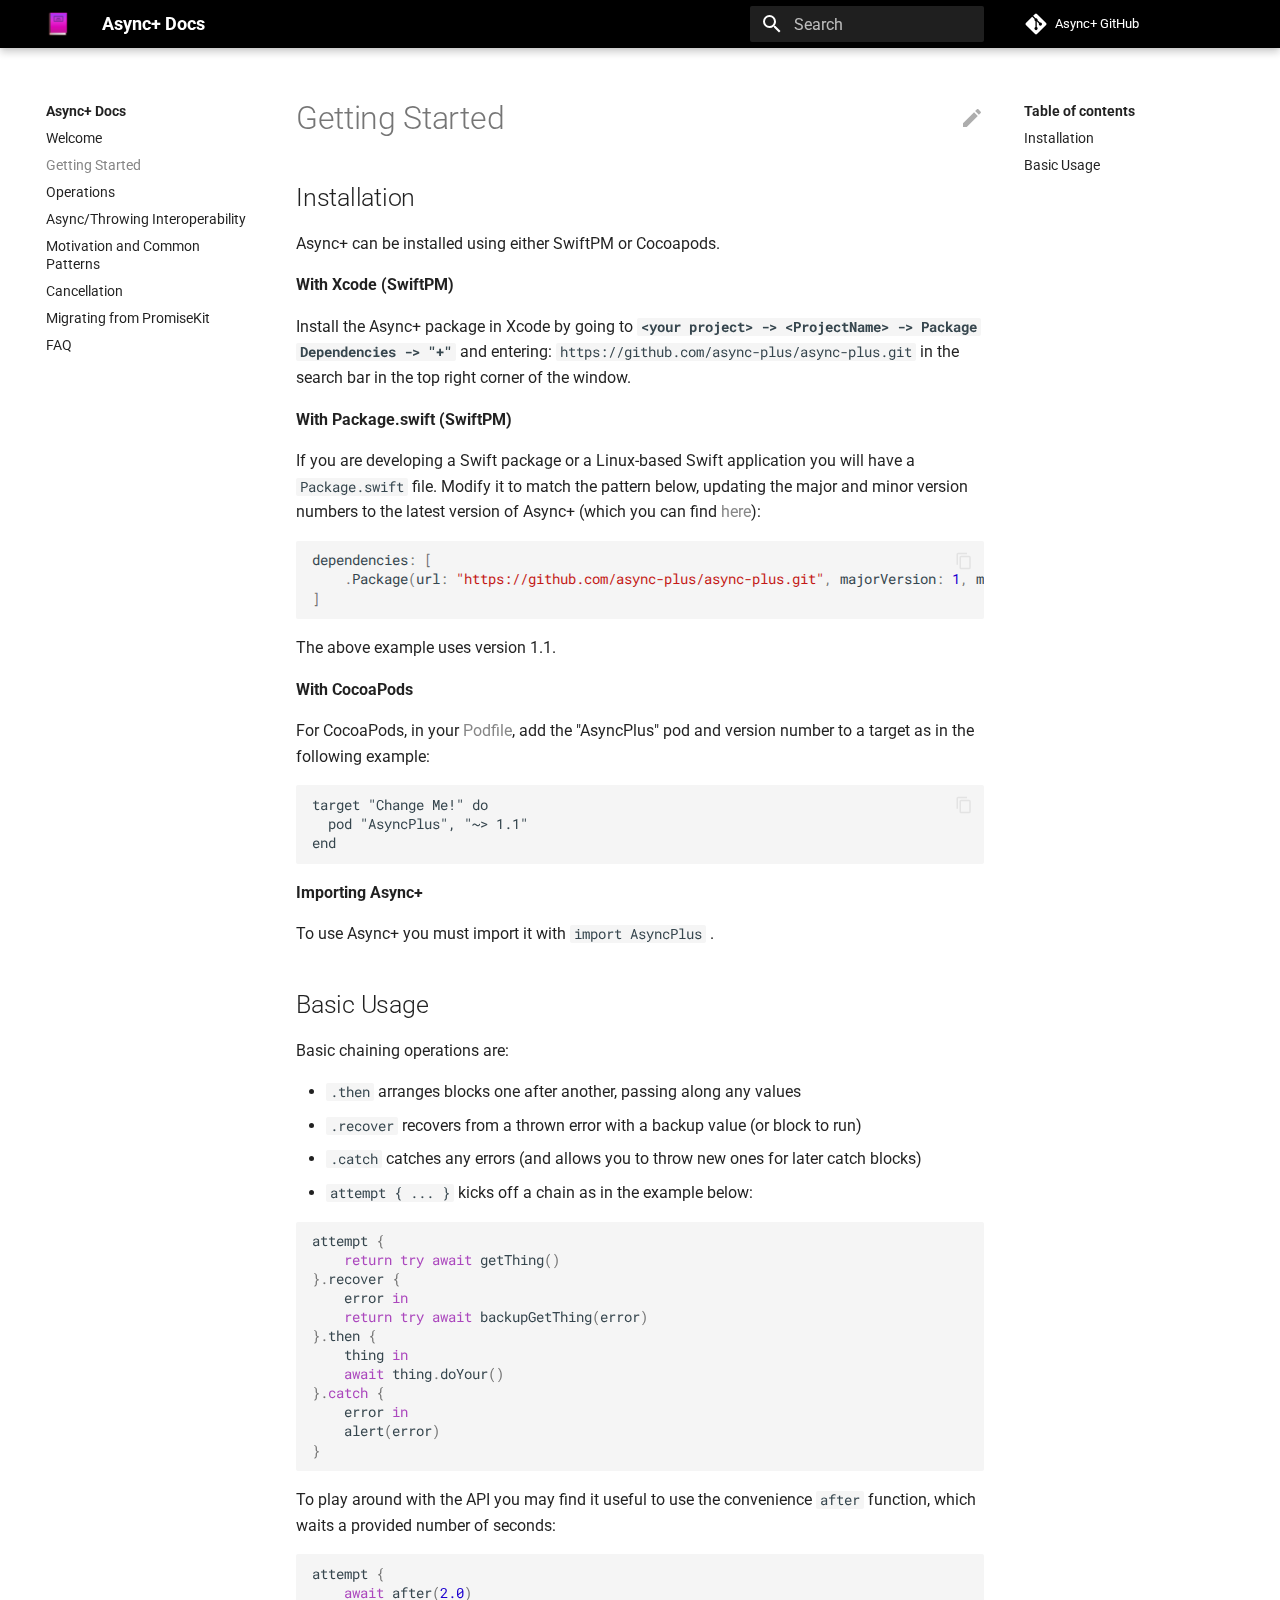
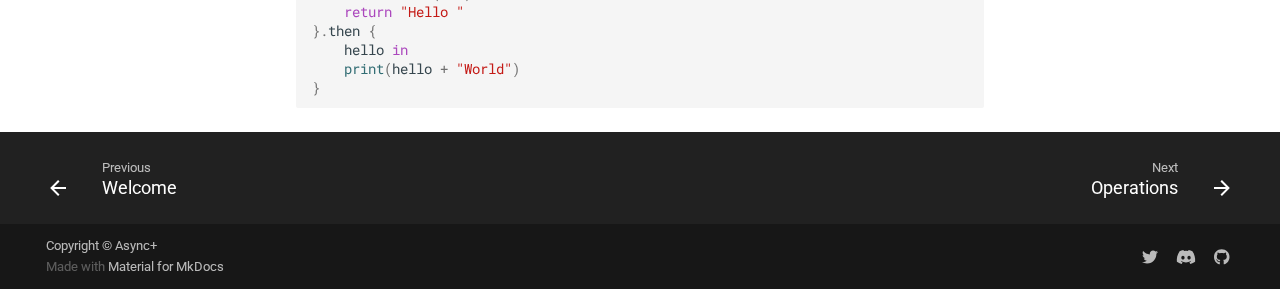
<file: getting-started/index.html>
<!doctype html>
<html lang="en" class="no-js">
  <head>
    
      <meta charset="utf-8">
      <meta name="viewport" content="width=device-width,initial-scale=1">
      
        <meta name="description" content="Async+ documentation (web framework for Swift).">
      
      
      
        <link rel="canonical" href="https://docs.asyncplus.codes/getting-started/">
      
      <link rel="icon" href="../assets/favicon.png">
      <meta name="generator" content="mkdocs-1.3.1, mkdocs-material-8.4.1">
    
    
  
    <title>Async+:  Getting Started</title>
  

    
      <link rel="stylesheet" href="../assets/stylesheets/main.69437709.min.css">
      
        
        <link rel="stylesheet" href="../assets/stylesheets/palette.cbb835fc.min.css">
        
          
          
          <meta name="theme-color" content="#000000">
        
      
      
    
    
    
      
        
        
        <link rel="preconnect" href="https://fonts.gstatic.com" crossorigin>
        <link rel="stylesheet" href="https://fonts.googleapis.com/css?family=Roboto:300,300i,400,400i,700,700i%7CRoboto+Mono:400,400i,700,700i&display=fallback">
        <style>:root{--md-text-font:"Roboto";--md-code-font:"Roboto Mono"}</style>
      
    
    
      <link rel="stylesheet" href="../stylesheets/extra.css">
    
    <script>__md_scope=new URL("..",location),__md_hash=e=>[...e].reduce((e,_)=>(e<<5)-e+_.charCodeAt(0),0),__md_get=(e,_=localStorage,t=__md_scope)=>JSON.parse(_.getItem(t.pathname+"."+e)),__md_set=(e,_,t=localStorage,a=__md_scope)=>{try{t.setItem(a.pathname+"."+e,JSON.stringify(_))}catch(e){}}</script>
    
      
  


  
  


  <script id="__analytics">function __md_analytics(){window.ga=window.ga||function(){(ga.q=ga.q||[]).push(arguments)},ga.l=+new Date,ga("create","UA-221751024-1","auto"),ga("set","anonymizeIp",!0),ga("send","pageview"),document.addEventListener("DOMContentLoaded",function(){if(document.forms.search&&document.forms.search.query.addEventListener("blur",function(){var e;this.value&&(e=document.location.pathname,ga("send","pageview",e+"?q="+this.value))}),document.forms.feedback){var e,a=document.forms.feedback;for(e of a.querySelectorAll("[type=submit]"))e.addEventListener("click",function(e){e.preventDefault();var t=document.location.pathname,e=this.getAttribute("data-md-value");ga("send","event","feedback","click",t,e),a.firstElementChild.disabled=!0;e=a.querySelector(".md-feedback__note [data-md-value='"+e+"']");e&&(e.hidden=!1)}),a.hidden=!1}"undefined"!=typeof location$&&location$.subscribe(function(e){ga("send","pageview",e.pathname)})});var e=document.createElement("script");e.async=!0,e.src="https://www.google-analytics.com/analytics.js",document.getElementById("__analytics").insertAdjacentElement("afterEnd",e)}</script>

  
    <script>"undefined"!=typeof __md_analytics&&__md_analytics()</script>
  

    
    
  </head>
  
  
    
    
    
    
    
    <body dir="ltr" data-md-color-scheme="" data-md-color-primary="black" data-md-color-accent="purple">
  
    
    
    <input class="md-toggle" data-md-toggle="drawer" type="checkbox" id="__drawer" autocomplete="off">
    <input class="md-toggle" data-md-toggle="search" type="checkbox" id="__search" autocomplete="off">
    <label class="md-overlay" for="__drawer"></label>
    <div data-md-component="skip">
      
        
        <a href="#getting-started" class="md-skip">
          Skip to content
        </a>
      
    </div>
    <div data-md-component="announce">
      
    </div>
    
    
      

<header class="md-header" data-md-component="header">
  <nav class="md-header__inner md-grid" aria-label="Header">
    <a href=".." title="Async+ Docs" class="md-header__button md-logo" aria-label="Async+ Docs" data-md-component="logo">
      
  <img src="../assets/docs-logo.png" alt="logo">

    </a>
    <label class="md-header__button md-icon" for="__drawer">
      <svg xmlns="http://www.w3.org/2000/svg" viewBox="0 0 24 24"><path d="M3 6h18v2H3V6m0 5h18v2H3v-2m0 5h18v2H3v-2Z"/></svg>
    </label>
    <div class="md-header__title" data-md-component="header-title">
      <div class="md-header__ellipsis">
        <div class="md-header__topic">
          <span class="md-ellipsis">
            Async+ Docs
          </span>
        </div>
        <div class="md-header__topic" data-md-component="header-topic">
          <span class="md-ellipsis">
            
              Getting Started
            
          </span>
        </div>
      </div>
    </div>
    
    
    
      <label class="md-header__button md-icon" for="__search">
        <svg xmlns="http://www.w3.org/2000/svg" viewBox="0 0 24 24"><path d="M9.5 3A6.5 6.5 0 0 1 16 9.5c0 1.61-.59 3.09-1.56 4.23l.27.27h.79l5 5-1.5 1.5-5-5v-.79l-.27-.27A6.516 6.516 0 0 1 9.5 16 6.5 6.5 0 0 1 3 9.5 6.5 6.5 0 0 1 9.5 3m0 2C7 5 5 7 5 9.5S7 14 9.5 14 14 12 14 9.5 12 5 9.5 5Z"/></svg>
      </label>
      <div class="md-search" data-md-component="search" role="dialog">
  <label class="md-search__overlay" for="__search"></label>
  <div class="md-search__inner" role="search">
    <form class="md-search__form" name="search">
      <input type="text" class="md-search__input" name="query" aria-label="Search" placeholder="Search" autocapitalize="off" autocorrect="off" autocomplete="off" spellcheck="false" data-md-component="search-query" required>
      <label class="md-search__icon md-icon" for="__search">
        <svg xmlns="http://www.w3.org/2000/svg" viewBox="0 0 24 24"><path d="M9.5 3A6.5 6.5 0 0 1 16 9.5c0 1.61-.59 3.09-1.56 4.23l.27.27h.79l5 5-1.5 1.5-5-5v-.79l-.27-.27A6.516 6.516 0 0 1 9.5 16 6.5 6.5 0 0 1 3 9.5 6.5 6.5 0 0 1 9.5 3m0 2C7 5 5 7 5 9.5S7 14 9.5 14 14 12 14 9.5 12 5 9.5 5Z"/></svg>
        <svg xmlns="http://www.w3.org/2000/svg" viewBox="0 0 24 24"><path d="M20 11v2H8l5.5 5.5-1.42 1.42L4.16 12l7.92-7.92L13.5 5.5 8 11h12Z"/></svg>
      </label>
      <nav class="md-search__options" aria-label="Search">
        
        <button type="reset" class="md-search__icon md-icon" aria-label="Clear" tabindex="-1">
          <svg xmlns="http://www.w3.org/2000/svg" viewBox="0 0 24 24"><path d="M19 6.41 17.59 5 12 10.59 6.41 5 5 6.41 10.59 12 5 17.59 6.41 19 12 13.41 17.59 19 19 17.59 13.41 12 19 6.41Z"/></svg>
        </button>
      </nav>
      
    </form>
    <div class="md-search__output">
      <div class="md-search__scrollwrap" data-md-scrollfix>
        <div class="md-search-result" data-md-component="search-result">
          <div class="md-search-result__meta">
            Initializing search
          </div>
          <ol class="md-search-result__list"></ol>
        </div>
      </div>
    </div>
  </div>
</div>
    
    
      <div class="md-header__source">
        <a href="http://github.com/async-plus/async-plus" title="Go to repository" class="md-source" data-md-component="source">
  <div class="md-source__icon md-icon">
    
    <svg xmlns="http://www.w3.org/2000/svg" viewBox="0 0 448 512"><!--! Font Awesome Free 6.1.2 by @fontawesome - https://fontawesome.com License - https://fontawesome.com/license/free (Icons: CC BY 4.0, Fonts: SIL OFL 1.1, Code: MIT License) Copyright 2022 Fonticons, Inc.--><path d="M439.55 236.05 244 40.45a28.87 28.87 0 0 0-40.81 0l-40.66 40.63 51.52 51.52c27.06-9.14 52.68 16.77 43.39 43.68l49.66 49.66c34.23-11.8 61.18 31 35.47 56.69-26.49 26.49-70.21-2.87-56-37.34L240.22 199v121.85c25.3 12.54 22.26 41.85 9.08 55a34.34 34.34 0 0 1-48.55 0c-17.57-17.6-11.07-46.91 11.25-56v-123c-20.8-8.51-24.6-30.74-18.64-45L142.57 101 8.45 235.14a28.86 28.86 0 0 0 0 40.81l195.61 195.6a28.86 28.86 0 0 0 40.8 0l194.69-194.69a28.86 28.86 0 0 0 0-40.81z"/></svg>
  </div>
  <div class="md-source__repository">
    Async+ GitHub
  </div>
</a>
      </div>
    
  </nav>
  
</header>
    
    <div class="md-container" data-md-component="container">
      
      
        
          
        
      
      <main class="md-main" data-md-component="main">
        <div class="md-main__inner md-grid">
          
            
              
              <div class="md-sidebar md-sidebar--primary" data-md-component="sidebar" data-md-type="navigation" >
                <div class="md-sidebar__scrollwrap">
                  <div class="md-sidebar__inner">
                    


<nav class="md-nav md-nav--primary" aria-label="Navigation" data-md-level="0">
  <label class="md-nav__title" for="__drawer">
    <a href=".." title="Async+ Docs" class="md-nav__button md-logo" aria-label="Async+ Docs" data-md-component="logo">
      
  <img src="../assets/docs-logo.png" alt="logo">

    </a>
    Async+ Docs
  </label>
  
    <div class="md-nav__source">
      <a href="http://github.com/async-plus/async-plus" title="Go to repository" class="md-source" data-md-component="source">
  <div class="md-source__icon md-icon">
    
    <svg xmlns="http://www.w3.org/2000/svg" viewBox="0 0 448 512"><!--! Font Awesome Free 6.1.2 by @fontawesome - https://fontawesome.com License - https://fontawesome.com/license/free (Icons: CC BY 4.0, Fonts: SIL OFL 1.1, Code: MIT License) Copyright 2022 Fonticons, Inc.--><path d="M439.55 236.05 244 40.45a28.87 28.87 0 0 0-40.81 0l-40.66 40.63 51.52 51.52c27.06-9.14 52.68 16.77 43.39 43.68l49.66 49.66c34.23-11.8 61.18 31 35.47 56.69-26.49 26.49-70.21-2.87-56-37.34L240.22 199v121.85c25.3 12.54 22.26 41.85 9.08 55a34.34 34.34 0 0 1-48.55 0c-17.57-17.6-11.07-46.91 11.25-56v-123c-20.8-8.51-24.6-30.74-18.64-45L142.57 101 8.45 235.14a28.86 28.86 0 0 0 0 40.81l195.61 195.6a28.86 28.86 0 0 0 40.8 0l194.69-194.69a28.86 28.86 0 0 0 0-40.81z"/></svg>
  </div>
  <div class="md-source__repository">
    Async+ GitHub
  </div>
</a>
    </div>
  
  <ul class="md-nav__list" data-md-scrollfix>
    
      
      
      

  
  
  
    <li class="md-nav__item">
      <a href=".." class="md-nav__link">
        Welcome
      </a>
    </li>
  

    
      
      
      

  
  
    
  
  
    <li class="md-nav__item md-nav__item--active">
      
      <input class="md-nav__toggle md-toggle" data-md-toggle="toc" type="checkbox" id="__toc">
      
      
        
      
      
        <label class="md-nav__link md-nav__link--active" for="__toc">
          Getting Started
          <span class="md-nav__icon md-icon"></span>
        </label>
      
      <a href="./" class="md-nav__link md-nav__link--active">
        Getting Started
      </a>
      
        

<nav class="md-nav md-nav--secondary" aria-label="Table of contents">
  
  
  
    
  
  
    <label class="md-nav__title" for="__toc">
      <span class="md-nav__icon md-icon"></span>
      Table of contents
    </label>
    <ul class="md-nav__list" data-md-component="toc" data-md-scrollfix>
      
        <li class="md-nav__item">
  <a href="#installation" class="md-nav__link">
    Installation
  </a>
  
</li>
      
        <li class="md-nav__item">
  <a href="#basic-usage" class="md-nav__link">
    Basic Usage
  </a>
  
</li>
      
    </ul>
  
</nav>
      
    </li>
  

    
      
      
      

  
  
  
    <li class="md-nav__item">
      <a href="../operations/" class="md-nav__link">
        Operations
      </a>
    </li>
  

    
      
      
      

  
  
  
    <li class="md-nav__item">
      <a href="../async-or-throwing-contexts/" class="md-nav__link">
        Async/Throwing Interoperability
      </a>
    </li>
  

    
      
      
      

  
  
  
    <li class="md-nav__item">
      <a href="../motivation-and-common-patterns/" class="md-nav__link">
        Motivation and Common Patterns
      </a>
    </li>
  

    
      
      
      

  
  
  
    <li class="md-nav__item">
      <a href="../cancellation/" class="md-nav__link">
        Cancellation
      </a>
    </li>
  

    
      
      
      

  
  
  
    <li class="md-nav__item">
      <a href="../migrating-from-promisekit/" class="md-nav__link">
        Migrating from PromiseKit
      </a>
    </li>
  

    
      
      
      

  
  
  
    <li class="md-nav__item">
      <a href="../faq/" class="md-nav__link">
        FAQ
      </a>
    </li>
  

    
  </ul>
</nav>
                  </div>
                </div>
              </div>
            
            
              
              <div class="md-sidebar md-sidebar--secondary" data-md-component="sidebar" data-md-type="toc" >
                <div class="md-sidebar__scrollwrap">
                  <div class="md-sidebar__inner">
                    

<nav class="md-nav md-nav--secondary" aria-label="Table of contents">
  
  
  
    
  
  
    <label class="md-nav__title" for="__toc">
      <span class="md-nav__icon md-icon"></span>
      Table of contents
    </label>
    <ul class="md-nav__list" data-md-component="toc" data-md-scrollfix>
      
        <li class="md-nav__item">
  <a href="#installation" class="md-nav__link">
    Installation
  </a>
  
</li>
      
        <li class="md-nav__item">
  <a href="#basic-usage" class="md-nav__link">
    Basic Usage
  </a>
  
</li>
      
    </ul>
  
</nav>
                  </div>
                </div>
              </div>
            
          
          <div class="md-content" data-md-component="content">
            <article class="md-content__inner md-typeset">
              
                
  <a href="https://github.com/async-plus/docs/edit/main/docs/getting-started.md" title="Edit this page" class="md-content__button md-icon">
    <svg xmlns="http://www.w3.org/2000/svg" viewBox="0 0 24 24"><path d="M20.71 7.04c.39-.39.39-1.04 0-1.41l-2.34-2.34c-.37-.39-1.02-.39-1.41 0l-1.84 1.83 3.75 3.75M3 17.25V21h3.75L17.81 9.93l-3.75-3.75L3 17.25Z"/></svg>
  </a>



<h1 id="getting-started">Getting Started<a class="headerlink" href="#getting-started" title="Permanent link">&para;</a></h1>
<h2 id="installation">Installation<a class="headerlink" href="#installation" title="Permanent link">&para;</a></h2>
<p>Async+ can be installed using either SwiftPM or Cocoapods.</p>
<p><strong>With Xcode (SwiftPM)</strong> </p>
<p>Install the Async+ package in Xcode by going to <strong><code>&lt;your project&gt; -&gt; &lt;ProjectName&gt; -&gt; Package Dependencies -&gt; "+"</code></strong> and entering: <code>https://github.com/async-plus/async-plus.git</code> in the search bar in the top right corner of the window.</p>
<p><strong>With Package.swift (SwiftPM)</strong></p>
<p>If you are developing a Swift package or a Linux-based Swift application you will have a <code>Package.swift</code> file. Modify it to match the pattern below, updating the major and minor version numbers to the latest version of Async+ (which you can find <a href="https://github.com/async-plus/async-plus/releases">here</a>):</p>
<div class="highlight"><pre><span></span><code><a id="__codelineno-0-1" name="__codelineno-0-1" href="#__codelineno-0-1"></a><span class="n">dependencies</span><span class="p">:</span> <span class="p">[</span>
<a id="__codelineno-0-2" name="__codelineno-0-2" href="#__codelineno-0-2"></a>    <span class="p">.</span><span class="n">Package</span><span class="p">(</span><span class="n">url</span><span class="p">:</span> <span class="s">&quot;https://github.com/async-plus/async-plus.git&quot;</span><span class="p">,</span> <span class="n">majorVersion</span><span class="p">:</span> <span class="mi">1</span><span class="p">,</span> <span class="n">minor</span><span class="p">:</span> <span class="mi">1</span><span class="p">),</span>
<a id="__codelineno-0-3" name="__codelineno-0-3" href="#__codelineno-0-3"></a><span class="p">]</span> 
</code></pre></div>
<p>The above example uses version 1.1.</p>
<p><strong>With CocoaPods</strong></p>
<p>For CocoaPods, in your <a href="https://guides.cocoapods.org/syntax/podfile.html">Podfile</a>, add the "AsyncPlus" pod and version number to a target as in the following example:</p>
<div class="highlight"><pre><span></span><code><a id="__codelineno-1-1" name="__codelineno-1-1" href="#__codelineno-1-1"></a>target &quot;Change Me!&quot; do
<a id="__codelineno-1-2" name="__codelineno-1-2" href="#__codelineno-1-2"></a>  pod &quot;AsyncPlus&quot;, &quot;~&gt; 1.1&quot;
<a id="__codelineno-1-3" name="__codelineno-1-3" href="#__codelineno-1-3"></a>end
</code></pre></div>
<p><strong>Importing Async+</strong></p>
<p>To use Async+ you must import it with <code>import AsyncPlus</code> .</p>
<h2 id="basic-usage">Basic Usage<a class="headerlink" href="#basic-usage" title="Permanent link">&para;</a></h2>
<p>Basic chaining operations are:</p>
<ul>
<li><code>.then</code> arranges blocks one after another, passing along any values</li>
<li><code>.recover</code> recovers from a thrown error with a backup value (or block to run)</li>
<li><code>.catch</code> catches any errors (and allows you to throw new ones for later catch blocks)</li>
<li><code>attempt { ... }</code> kicks off a chain as in the example below:</li>
</ul>
<div class="highlight"><pre><span></span><code><a id="__codelineno-2-1" name="__codelineno-2-1" href="#__codelineno-2-1"></a><span class="n">attempt</span> <span class="p">{</span>
<a id="__codelineno-2-2" name="__codelineno-2-2" href="#__codelineno-2-2"></a>    <span class="k">return</span> <span class="k">try</span> <span class="k">await</span> <span class="n">getThing</span><span class="p">()</span>
<a id="__codelineno-2-3" name="__codelineno-2-3" href="#__codelineno-2-3"></a><span class="p">}.</span><span class="n">recover</span> <span class="p">{</span>
<a id="__codelineno-2-4" name="__codelineno-2-4" href="#__codelineno-2-4"></a>    <span class="n">error</span> <span class="k">in</span>
<a id="__codelineno-2-5" name="__codelineno-2-5" href="#__codelineno-2-5"></a>    <span class="k">return</span> <span class="k">try</span> <span class="k">await</span> <span class="n">backupGetThing</span><span class="p">(</span><span class="n">error</span><span class="p">)</span>
<a id="__codelineno-2-6" name="__codelineno-2-6" href="#__codelineno-2-6"></a><span class="p">}.</span><span class="n">then</span> <span class="p">{</span>
<a id="__codelineno-2-7" name="__codelineno-2-7" href="#__codelineno-2-7"></a>    <span class="n">thing</span> <span class="k">in</span>
<a id="__codelineno-2-8" name="__codelineno-2-8" href="#__codelineno-2-8"></a>    <span class="k">await</span> <span class="n">thing</span><span class="p">.</span><span class="n">doYour</span><span class="p">()</span>
<a id="__codelineno-2-9" name="__codelineno-2-9" href="#__codelineno-2-9"></a><span class="p">}.</span><span class="k">catch</span> <span class="p">{</span>
<a id="__codelineno-2-10" name="__codelineno-2-10" href="#__codelineno-2-10"></a>    <span class="n">error</span> <span class="k">in</span>
<a id="__codelineno-2-11" name="__codelineno-2-11" href="#__codelineno-2-11"></a>    <span class="n">alert</span><span class="p">(</span><span class="n">error</span><span class="p">)</span>
<a id="__codelineno-2-12" name="__codelineno-2-12" href="#__codelineno-2-12"></a><span class="p">}</span>
</code></pre></div>
<p>To play around with the API you may find it useful to use the convenience <code>after</code> function, which waits a provided number of seconds:</p>
<div class="highlight"><pre><span></span><code><a id="__codelineno-3-1" name="__codelineno-3-1" href="#__codelineno-3-1"></a><span class="n">attempt</span> <span class="p">{</span>
<a id="__codelineno-3-2" name="__codelineno-3-2" href="#__codelineno-3-2"></a>    <span class="k">await</span> <span class="n">after</span><span class="p">(</span><span class="mf">2.0</span><span class="p">)</span>
<a id="__codelineno-3-3" name="__codelineno-3-3" href="#__codelineno-3-3"></a>    <span class="k">return</span> <span class="s">&quot;Hello &quot;</span>
<a id="__codelineno-3-4" name="__codelineno-3-4" href="#__codelineno-3-4"></a><span class="p">}.</span><span class="n">then</span> <span class="p">{</span>
<a id="__codelineno-3-5" name="__codelineno-3-5" href="#__codelineno-3-5"></a>    <span class="n">hello</span> <span class="k">in</span> 
<a id="__codelineno-3-6" name="__codelineno-3-6" href="#__codelineno-3-6"></a>    <span class="bp">print</span><span class="p">(</span><span class="n">hello</span> <span class="o">+</span> <span class="s">&quot;World&quot;</span><span class="p">)</span>
<a id="__codelineno-3-7" name="__codelineno-3-7" href="#__codelineno-3-7"></a><span class="p">}</span>
</code></pre></div>


  



              
            </article>
            
          </div>
        </div>
        
      </main>
      
        <footer class="md-footer">
  
    
    <nav class="md-footer__inner md-grid" aria-label="Footer" >
      
        
        <a href=".." class="md-footer__link md-footer__link--prev" aria-label="Previous: Welcome" rel="prev">
          <div class="md-footer__button md-icon">
            <svg xmlns="http://www.w3.org/2000/svg" viewBox="0 0 24 24"><path d="M20 11v2H8l5.5 5.5-1.42 1.42L4.16 12l7.92-7.92L13.5 5.5 8 11h12Z"/></svg>
          </div>
          <div class="md-footer__title">
            <div class="md-ellipsis">
              <span class="md-footer__direction">
                Previous
              </span>
              Welcome
            </div>
          </div>
        </a>
      
      
        
        <a href="../operations/" class="md-footer__link md-footer__link--next" aria-label="Next: Operations" rel="next">
          <div class="md-footer__title">
            <div class="md-ellipsis">
              <span class="md-footer__direction">
                Next
              </span>
              Operations
            </div>
          </div>
          <div class="md-footer__button md-icon">
            <svg xmlns="http://www.w3.org/2000/svg" viewBox="0 0 24 24"><path d="M4 11v2h12l-5.5 5.5 1.42 1.42L19.84 12l-7.92-7.92L10.5 5.5 16 11H4Z"/></svg>
          </div>
        </a>
      
    </nav>
  
  <div class="md-footer-meta md-typeset">
    <div class="md-footer-meta__inner md-grid">
      <div class="md-copyright">
  
    <div class="md-copyright__highlight">
      Copyright &copy; Async+
    </div>
  
  
    Made with
    <a href="https://squidfunk.github.io/mkdocs-material/" target="_blank" rel="noopener">
      Material for MkDocs
    </a>
  
</div>
      
        <div class="md-social">
  
    
    
      
      
    
    <a href="https://twitter.com/async_plus" target="_blank" rel="noopener" title="twitter.com" class="md-social__link">
      <svg xmlns="http://www.w3.org/2000/svg" viewBox="0 0 512 512"><!--! Font Awesome Free 6.1.2 by @fontawesome - https://fontawesome.com License - https://fontawesome.com/license/free (Icons: CC BY 4.0, Fonts: SIL OFL 1.1, Code: MIT License) Copyright 2022 Fonticons, Inc.--><path d="M459.37 151.716c.325 4.548.325 9.097.325 13.645 0 138.72-105.583 298.558-298.558 298.558-59.452 0-114.68-17.219-161.137-47.106 8.447.974 16.568 1.299 25.34 1.299 49.055 0 94.213-16.568 130.274-44.832-46.132-.975-84.792-31.188-98.112-72.772 6.498.974 12.995 1.624 19.818 1.624 9.421 0 18.843-1.3 27.614-3.573-48.081-9.747-84.143-51.98-84.143-102.985v-1.299c13.969 7.797 30.214 12.67 47.431 13.319-28.264-18.843-46.781-51.005-46.781-87.391 0-19.492 5.197-37.36 14.294-52.954 51.655 63.675 129.3 105.258 216.365 109.807-1.624-7.797-2.599-15.918-2.599-24.04 0-57.828 46.782-104.934 104.934-104.934 30.213 0 57.502 12.67 76.67 33.137 23.715-4.548 46.456-13.32 66.599-25.34-7.798 24.366-24.366 44.833-46.132 57.827 21.117-2.273 41.584-8.122 60.426-16.243-14.292 20.791-32.161 39.308-52.628 54.253z"/></svg>
    </a>
  
    
    
      
      
    
    <a href="https://discord.gg/vaAhGvvHpW" target="_blank" rel="noopener" title="discord.gg" class="md-social__link">
      <svg xmlns="http://www.w3.org/2000/svg" viewBox="0 0 640 512"><!--! Font Awesome Free 6.1.2 by @fontawesome - https://fontawesome.com License - https://fontawesome.com/license/free (Icons: CC BY 4.0, Fonts: SIL OFL 1.1, Code: MIT License) Copyright 2022 Fonticons, Inc.--><path d="M524.531 69.836a1.5 1.5 0 0 0-.764-.7A485.065 485.065 0 0 0 404.081 32.03a1.816 1.816 0 0 0-1.923.91 337.461 337.461 0 0 0-14.9 30.6 447.848 447.848 0 0 0-134.426 0 309.541 309.541 0 0 0-15.135-30.6 1.89 1.89 0 0 0-1.924-.91 483.689 483.689 0 0 0-119.688 37.107 1.712 1.712 0 0 0-.788.676C39.068 183.651 18.186 294.69 28.43 404.354a2.016 2.016 0 0 0 .765 1.375 487.666 487.666 0 0 0 146.825 74.189 1.9 1.9 0 0 0 2.063-.676A348.2 348.2 0 0 0 208.12 430.4a1.86 1.86 0 0 0-1.019-2.588 321.173 321.173 0 0 1-45.868-21.853 1.885 1.885 0 0 1-.185-3.126 251.047 251.047 0 0 0 9.109-7.137 1.819 1.819 0 0 1 1.9-.256c96.229 43.917 200.41 43.917 295.5 0a1.812 1.812 0 0 1 1.924.233 234.533 234.533 0 0 0 9.132 7.16 1.884 1.884 0 0 1-.162 3.126 301.407 301.407 0 0 1-45.89 21.83 1.875 1.875 0 0 0-1 2.611 391.055 391.055 0 0 0 30.014 48.815 1.864 1.864 0 0 0 2.063.7A486.048 486.048 0 0 0 610.7 405.729a1.882 1.882 0 0 0 .765-1.352c12.264-126.783-20.532-236.912-86.934-334.541ZM222.491 337.58c-28.972 0-52.844-26.587-52.844-59.239s23.409-59.241 52.844-59.241c29.665 0 53.306 26.82 52.843 59.239 0 32.654-23.41 59.241-52.843 59.241Zm195.38 0c-28.971 0-52.843-26.587-52.843-59.239s23.409-59.241 52.843-59.241c29.667 0 53.307 26.82 52.844 59.239 0 32.654-23.177 59.241-52.844 59.241Z"/></svg>
    </a>
  
    
    
      
      
    
    <a href="https://github.com/async-plus" target="_blank" rel="noopener" title="github.com" class="md-social__link">
      <svg xmlns="http://www.w3.org/2000/svg" viewBox="0 0 496 512"><!--! Font Awesome Free 6.1.2 by @fontawesome - https://fontawesome.com License - https://fontawesome.com/license/free (Icons: CC BY 4.0, Fonts: SIL OFL 1.1, Code: MIT License) Copyright 2022 Fonticons, Inc.--><path d="M165.9 397.4c0 2-2.3 3.6-5.2 3.6-3.3.3-5.6-1.3-5.6-3.6 0-2 2.3-3.6 5.2-3.6 3-.3 5.6 1.3 5.6 3.6zm-31.1-4.5c-.7 2 1.3 4.3 4.3 4.9 2.6 1 5.6 0 6.2-2s-1.3-4.3-4.3-5.2c-2.6-.7-5.5.3-6.2 2.3zm44.2-1.7c-2.9.7-4.9 2.6-4.6 4.9.3 2 2.9 3.3 5.9 2.6 2.9-.7 4.9-2.6 4.6-4.6-.3-1.9-3-3.2-5.9-2.9zM244.8 8C106.1 8 0 113.3 0 252c0 110.9 69.8 205.8 169.5 239.2 12.8 2.3 17.3-5.6 17.3-12.1 0-6.2-.3-40.4-.3-61.4 0 0-70 15-84.7-29.8 0 0-11.4-29.1-27.8-36.6 0 0-22.9-15.7 1.6-15.4 0 0 24.9 2 38.6 25.8 21.9 38.6 58.6 27.5 72.9 20.9 2.3-16 8.8-27.1 16-33.7-55.9-6.2-112.3-14.3-112.3-110.5 0-27.5 7.6-41.3 23.6-58.9-2.6-6.5-11.1-33.3 2.6-67.9 20.9-6.5 69 27 69 27 20-5.6 41.5-8.5 62.8-8.5s42.8 2.9 62.8 8.5c0 0 48.1-33.6 69-27 13.7 34.7 5.2 61.4 2.6 67.9 16 17.7 25.8 31.5 25.8 58.9 0 96.5-58.9 104.2-114.8 110.5 9.2 7.9 17 22.9 17 46.4 0 33.7-.3 75.4-.3 83.6 0 6.5 4.6 14.4 17.3 12.1C428.2 457.8 496 362.9 496 252 496 113.3 383.5 8 244.8 8zM97.2 352.9c-1.3 1-1 3.3.7 5.2 1.6 1.6 3.9 2.3 5.2 1 1.3-1 1-3.3-.7-5.2-1.6-1.6-3.9-2.3-5.2-1zm-10.8-8.1c-.7 1.3.3 2.9 2.3 3.9 1.6 1 3.6.7 4.3-.7.7-1.3-.3-2.9-2.3-3.9-2-.6-3.6-.3-4.3.7zm32.4 35.6c-1.6 1.3-1 4.3 1.3 6.2 2.3 2.3 5.2 2.6 6.5 1 1.3-1.3.7-4.3-1.3-6.2-2.2-2.3-5.2-2.6-6.5-1zm-11.4-14.7c-1.6 1-1.6 3.6 0 5.9 1.6 2.3 4.3 3.3 5.6 2.3 1.6-1.3 1.6-3.9 0-6.2-1.4-2.3-4-3.3-5.6-2z"/></svg>
    </a>
  
</div>
      
    </div>
  </div>
</footer>
      
    </div>
    <div class="md-dialog" data-md-component="dialog">
      <div class="md-dialog__inner md-typeset"></div>
    </div>
    
    <script id="__config" type="application/json">{"base": "..", "features": [], "search": "../assets/javascripts/workers/search.ecf98df9.min.js", "translations": {"clipboard.copied": "Copied to clipboard", "clipboard.copy": "Copy to clipboard", "search.config.lang": "en", "search.config.pipeline": "trimmer, stopWordFilter", "search.config.separator": "[\\s\\-]+", "search.placeholder": "Search", "search.result.more.one": "1 more on this page", "search.result.more.other": "# more on this page", "search.result.none": "No matching documents", "search.result.one": "1 matching document", "search.result.other": "# matching documents", "search.result.placeholder": "Type to start searching", "search.result.term.missing": "Missing", "select.version.title": "Select version"}}</script>
    
    
      <script src="../assets/javascripts/bundle.9c69f0bc.min.js"></script>
      
    
  </body>
</html>
</file>
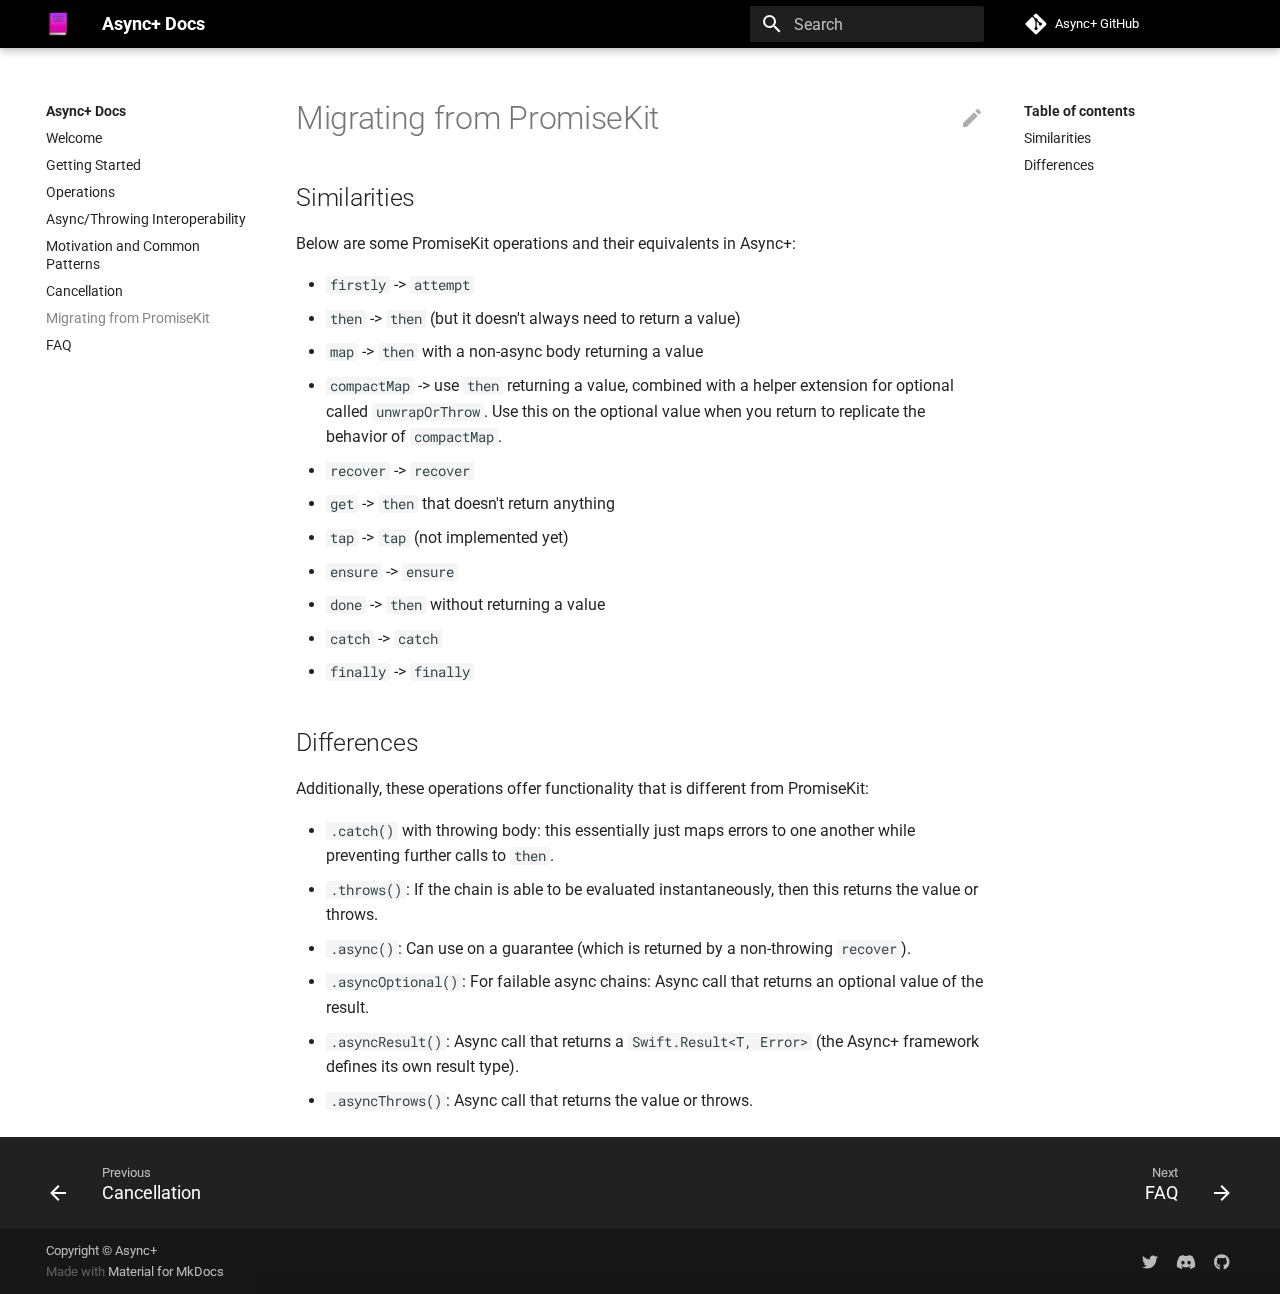
<file: migrating-from-promisekit/index.html>
<!doctype html>
<html lang="en" class="no-js">
  <head>
    
      <meta charset="utf-8">
      <meta name="viewport" content="width=device-width,initial-scale=1">
      
        <meta name="description" content="Async+ documentation (web framework for Swift).">
      
      
      
        <link rel="canonical" href="https://docs.asyncplus.codes/migrating-from-promisekit/">
      
      <link rel="icon" href="../assets/favicon.png">
      <meta name="generator" content="mkdocs-1.3.1, mkdocs-material-8.4.1">
    
    
  
    <title>Async+:  Migrating from PromiseKit</title>
  

    
      <link rel="stylesheet" href="../assets/stylesheets/main.69437709.min.css">
      
        
        <link rel="stylesheet" href="../assets/stylesheets/palette.cbb835fc.min.css">
        
          
          
          <meta name="theme-color" content="#000000">
        
      
      
    
    
    
      
        
        
        <link rel="preconnect" href="https://fonts.gstatic.com" crossorigin>
        <link rel="stylesheet" href="https://fonts.googleapis.com/css?family=Roboto:300,300i,400,400i,700,700i%7CRoboto+Mono:400,400i,700,700i&display=fallback">
        <style>:root{--md-text-font:"Roboto";--md-code-font:"Roboto Mono"}</style>
      
    
    
      <link rel="stylesheet" href="../stylesheets/extra.css">
    
    <script>__md_scope=new URL("..",location),__md_hash=e=>[...e].reduce((e,_)=>(e<<5)-e+_.charCodeAt(0),0),__md_get=(e,_=localStorage,t=__md_scope)=>JSON.parse(_.getItem(t.pathname+"."+e)),__md_set=(e,_,t=localStorage,a=__md_scope)=>{try{t.setItem(a.pathname+"."+e,JSON.stringify(_))}catch(e){}}</script>
    
      
  


  
  


  <script id="__analytics">function __md_analytics(){window.ga=window.ga||function(){(ga.q=ga.q||[]).push(arguments)},ga.l=+new Date,ga("create","UA-221751024-1","auto"),ga("set","anonymizeIp",!0),ga("send","pageview"),document.addEventListener("DOMContentLoaded",function(){if(document.forms.search&&document.forms.search.query.addEventListener("blur",function(){var e;this.value&&(e=document.location.pathname,ga("send","pageview",e+"?q="+this.value))}),document.forms.feedback){var e,a=document.forms.feedback;for(e of a.querySelectorAll("[type=submit]"))e.addEventListener("click",function(e){e.preventDefault();var t=document.location.pathname,e=this.getAttribute("data-md-value");ga("send","event","feedback","click",t,e),a.firstElementChild.disabled=!0;e=a.querySelector(".md-feedback__note [data-md-value='"+e+"']");e&&(e.hidden=!1)}),a.hidden=!1}"undefined"!=typeof location$&&location$.subscribe(function(e){ga("send","pageview",e.pathname)})});var e=document.createElement("script");e.async=!0,e.src="https://www.google-analytics.com/analytics.js",document.getElementById("__analytics").insertAdjacentElement("afterEnd",e)}</script>

  
    <script>"undefined"!=typeof __md_analytics&&__md_analytics()</script>
  

    
    
  </head>
  
  
    
    
    
    
    
    <body dir="ltr" data-md-color-scheme="" data-md-color-primary="black" data-md-color-accent="purple">
  
    
    
    <input class="md-toggle" data-md-toggle="drawer" type="checkbox" id="__drawer" autocomplete="off">
    <input class="md-toggle" data-md-toggle="search" type="checkbox" id="__search" autocomplete="off">
    <label class="md-overlay" for="__drawer"></label>
    <div data-md-component="skip">
      
        
        <a href="#migrating-from-promisekit" class="md-skip">
          Skip to content
        </a>
      
    </div>
    <div data-md-component="announce">
      
    </div>
    
    
      

<header class="md-header" data-md-component="header">
  <nav class="md-header__inner md-grid" aria-label="Header">
    <a href=".." title="Async+ Docs" class="md-header__button md-logo" aria-label="Async+ Docs" data-md-component="logo">
      
  <img src="../assets/docs-logo.png" alt="logo">

    </a>
    <label class="md-header__button md-icon" for="__drawer">
      <svg xmlns="http://www.w3.org/2000/svg" viewBox="0 0 24 24"><path d="M3 6h18v2H3V6m0 5h18v2H3v-2m0 5h18v2H3v-2Z"/></svg>
    </label>
    <div class="md-header__title" data-md-component="header-title">
      <div class="md-header__ellipsis">
        <div class="md-header__topic">
          <span class="md-ellipsis">
            Async+ Docs
          </span>
        </div>
        <div class="md-header__topic" data-md-component="header-topic">
          <span class="md-ellipsis">
            
              Migrating from PromiseKit
            
          </span>
        </div>
      </div>
    </div>
    
    
    
      <label class="md-header__button md-icon" for="__search">
        <svg xmlns="http://www.w3.org/2000/svg" viewBox="0 0 24 24"><path d="M9.5 3A6.5 6.5 0 0 1 16 9.5c0 1.61-.59 3.09-1.56 4.23l.27.27h.79l5 5-1.5 1.5-5-5v-.79l-.27-.27A6.516 6.516 0 0 1 9.5 16 6.5 6.5 0 0 1 3 9.5 6.5 6.5 0 0 1 9.5 3m0 2C7 5 5 7 5 9.5S7 14 9.5 14 14 12 14 9.5 12 5 9.5 5Z"/></svg>
      </label>
      <div class="md-search" data-md-component="search" role="dialog">
  <label class="md-search__overlay" for="__search"></label>
  <div class="md-search__inner" role="search">
    <form class="md-search__form" name="search">
      <input type="text" class="md-search__input" name="query" aria-label="Search" placeholder="Search" autocapitalize="off" autocorrect="off" autocomplete="off" spellcheck="false" data-md-component="search-query" required>
      <label class="md-search__icon md-icon" for="__search">
        <svg xmlns="http://www.w3.org/2000/svg" viewBox="0 0 24 24"><path d="M9.5 3A6.5 6.5 0 0 1 16 9.5c0 1.61-.59 3.09-1.56 4.23l.27.27h.79l5 5-1.5 1.5-5-5v-.79l-.27-.27A6.516 6.516 0 0 1 9.5 16 6.5 6.5 0 0 1 3 9.5 6.5 6.5 0 0 1 9.5 3m0 2C7 5 5 7 5 9.5S7 14 9.5 14 14 12 14 9.5 12 5 9.5 5Z"/></svg>
        <svg xmlns="http://www.w3.org/2000/svg" viewBox="0 0 24 24"><path d="M20 11v2H8l5.5 5.5-1.42 1.42L4.16 12l7.92-7.92L13.5 5.5 8 11h12Z"/></svg>
      </label>
      <nav class="md-search__options" aria-label="Search">
        
        <button type="reset" class="md-search__icon md-icon" aria-label="Clear" tabindex="-1">
          <svg xmlns="http://www.w3.org/2000/svg" viewBox="0 0 24 24"><path d="M19 6.41 17.59 5 12 10.59 6.41 5 5 6.41 10.59 12 5 17.59 6.41 19 12 13.41 17.59 19 19 17.59 13.41 12 19 6.41Z"/></svg>
        </button>
      </nav>
      
    </form>
    <div class="md-search__output">
      <div class="md-search__scrollwrap" data-md-scrollfix>
        <div class="md-search-result" data-md-component="search-result">
          <div class="md-search-result__meta">
            Initializing search
          </div>
          <ol class="md-search-result__list"></ol>
        </div>
      </div>
    </div>
  </div>
</div>
    
    
      <div class="md-header__source">
        <a href="http://github.com/async-plus/async-plus" title="Go to repository" class="md-source" data-md-component="source">
  <div class="md-source__icon md-icon">
    
    <svg xmlns="http://www.w3.org/2000/svg" viewBox="0 0 448 512"><!--! Font Awesome Free 6.1.2 by @fontawesome - https://fontawesome.com License - https://fontawesome.com/license/free (Icons: CC BY 4.0, Fonts: SIL OFL 1.1, Code: MIT License) Copyright 2022 Fonticons, Inc.--><path d="M439.55 236.05 244 40.45a28.87 28.87 0 0 0-40.81 0l-40.66 40.63 51.52 51.52c27.06-9.14 52.68 16.77 43.39 43.68l49.66 49.66c34.23-11.8 61.18 31 35.47 56.69-26.49 26.49-70.21-2.87-56-37.34L240.22 199v121.85c25.3 12.54 22.26 41.85 9.08 55a34.34 34.34 0 0 1-48.55 0c-17.57-17.6-11.07-46.91 11.25-56v-123c-20.8-8.51-24.6-30.74-18.64-45L142.57 101 8.45 235.14a28.86 28.86 0 0 0 0 40.81l195.61 195.6a28.86 28.86 0 0 0 40.8 0l194.69-194.69a28.86 28.86 0 0 0 0-40.81z"/></svg>
  </div>
  <div class="md-source__repository">
    Async+ GitHub
  </div>
</a>
      </div>
    
  </nav>
  
</header>
    
    <div class="md-container" data-md-component="container">
      
      
        
          
        
      
      <main class="md-main" data-md-component="main">
        <div class="md-main__inner md-grid">
          
            
              
              <div class="md-sidebar md-sidebar--primary" data-md-component="sidebar" data-md-type="navigation" >
                <div class="md-sidebar__scrollwrap">
                  <div class="md-sidebar__inner">
                    


<nav class="md-nav md-nav--primary" aria-label="Navigation" data-md-level="0">
  <label class="md-nav__title" for="__drawer">
    <a href=".." title="Async+ Docs" class="md-nav__button md-logo" aria-label="Async+ Docs" data-md-component="logo">
      
  <img src="../assets/docs-logo.png" alt="logo">

    </a>
    Async+ Docs
  </label>
  
    <div class="md-nav__source">
      <a href="http://github.com/async-plus/async-plus" title="Go to repository" class="md-source" data-md-component="source">
  <div class="md-source__icon md-icon">
    
    <svg xmlns="http://www.w3.org/2000/svg" viewBox="0 0 448 512"><!--! Font Awesome Free 6.1.2 by @fontawesome - https://fontawesome.com License - https://fontawesome.com/license/free (Icons: CC BY 4.0, Fonts: SIL OFL 1.1, Code: MIT License) Copyright 2022 Fonticons, Inc.--><path d="M439.55 236.05 244 40.45a28.87 28.87 0 0 0-40.81 0l-40.66 40.63 51.52 51.52c27.06-9.14 52.68 16.77 43.39 43.68l49.66 49.66c34.23-11.8 61.18 31 35.47 56.69-26.49 26.49-70.21-2.87-56-37.34L240.22 199v121.85c25.3 12.54 22.26 41.85 9.08 55a34.34 34.34 0 0 1-48.55 0c-17.57-17.6-11.07-46.91 11.25-56v-123c-20.8-8.51-24.6-30.74-18.64-45L142.57 101 8.45 235.14a28.86 28.86 0 0 0 0 40.81l195.61 195.6a28.86 28.86 0 0 0 40.8 0l194.69-194.69a28.86 28.86 0 0 0 0-40.81z"/></svg>
  </div>
  <div class="md-source__repository">
    Async+ GitHub
  </div>
</a>
    </div>
  
  <ul class="md-nav__list" data-md-scrollfix>
    
      
      
      

  
  
  
    <li class="md-nav__item">
      <a href=".." class="md-nav__link">
        Welcome
      </a>
    </li>
  

    
      
      
      

  
  
  
    <li class="md-nav__item">
      <a href="../getting-started/" class="md-nav__link">
        Getting Started
      </a>
    </li>
  

    
      
      
      

  
  
  
    <li class="md-nav__item">
      <a href="../operations/" class="md-nav__link">
        Operations
      </a>
    </li>
  

    
      
      
      

  
  
  
    <li class="md-nav__item">
      <a href="../async-or-throwing-contexts/" class="md-nav__link">
        Async/Throwing Interoperability
      </a>
    </li>
  

    
      
      
      

  
  
  
    <li class="md-nav__item">
      <a href="../motivation-and-common-patterns/" class="md-nav__link">
        Motivation and Common Patterns
      </a>
    </li>
  

    
      
      
      

  
  
  
    <li class="md-nav__item">
      <a href="../cancellation/" class="md-nav__link">
        Cancellation
      </a>
    </li>
  

    
      
      
      

  
  
    
  
  
    <li class="md-nav__item md-nav__item--active">
      
      <input class="md-nav__toggle md-toggle" data-md-toggle="toc" type="checkbox" id="__toc">
      
      
        
      
      
        <label class="md-nav__link md-nav__link--active" for="__toc">
          Migrating from PromiseKit
          <span class="md-nav__icon md-icon"></span>
        </label>
      
      <a href="./" class="md-nav__link md-nav__link--active">
        Migrating from PromiseKit
      </a>
      
        

<nav class="md-nav md-nav--secondary" aria-label="Table of contents">
  
  
  
    
  
  
    <label class="md-nav__title" for="__toc">
      <span class="md-nav__icon md-icon"></span>
      Table of contents
    </label>
    <ul class="md-nav__list" data-md-component="toc" data-md-scrollfix>
      
        <li class="md-nav__item">
  <a href="#similarities" class="md-nav__link">
    Similarities
  </a>
  
</li>
      
        <li class="md-nav__item">
  <a href="#differences" class="md-nav__link">
    Differences
  </a>
  
</li>
      
    </ul>
  
</nav>
      
    </li>
  

    
      
      
      

  
  
  
    <li class="md-nav__item">
      <a href="../faq/" class="md-nav__link">
        FAQ
      </a>
    </li>
  

    
  </ul>
</nav>
                  </div>
                </div>
              </div>
            
            
              
              <div class="md-sidebar md-sidebar--secondary" data-md-component="sidebar" data-md-type="toc" >
                <div class="md-sidebar__scrollwrap">
                  <div class="md-sidebar__inner">
                    

<nav class="md-nav md-nav--secondary" aria-label="Table of contents">
  
  
  
    
  
  
    <label class="md-nav__title" for="__toc">
      <span class="md-nav__icon md-icon"></span>
      Table of contents
    </label>
    <ul class="md-nav__list" data-md-component="toc" data-md-scrollfix>
      
        <li class="md-nav__item">
  <a href="#similarities" class="md-nav__link">
    Similarities
  </a>
  
</li>
      
        <li class="md-nav__item">
  <a href="#differences" class="md-nav__link">
    Differences
  </a>
  
</li>
      
    </ul>
  
</nav>
                  </div>
                </div>
              </div>
            
          
          <div class="md-content" data-md-component="content">
            <article class="md-content__inner md-typeset">
              
                
  <a href="https://github.com/async-plus/docs/edit/main/docs/migrating-from-promisekit.md" title="Edit this page" class="md-content__button md-icon">
    <svg xmlns="http://www.w3.org/2000/svg" viewBox="0 0 24 24"><path d="M20.71 7.04c.39-.39.39-1.04 0-1.41l-2.34-2.34c-.37-.39-1.02-.39-1.41 0l-1.84 1.83 3.75 3.75M3 17.25V21h3.75L17.81 9.93l-3.75-3.75L3 17.25Z"/></svg>
  </a>



<h1 id="migrating-from-promisekit">Migrating from PromiseKit<a class="headerlink" href="#migrating-from-promisekit" title="Permanent link">&para;</a></h1>
<h2 id="similarities">Similarities<a class="headerlink" href="#similarities" title="Permanent link">&para;</a></h2>
<p>Below are some PromiseKit operations and their equivalents in Async+:</p>
<ul>
<li><code>firstly</code> -&gt; <code>attempt</code></li>
<li><code>then</code> -&gt; <code>then</code> (but it doesn't always need to return a value)</li>
<li><code>map</code> -&gt; <code>then</code> with a non-async body returning a value</li>
<li><code>compactMap</code> -&gt; use <code>then</code> returning a value, combined with a helper extension for optional called <code>unwrapOrThrow</code>. Use this on the optional value when you return to replicate the behavior of <code>compactMap</code>.</li>
<li><code>recover</code> -&gt; <code>recover</code></li>
<li><code>get</code> -&gt; <code>then</code> that doesn't return anything</li>
<li><code>tap</code> -&gt; <code>tap</code> (not implemented yet)</li>
<li><code>ensure</code> -&gt; <code>ensure</code></li>
<li><code>done</code> -&gt; <code>then</code> without returning a value</li>
<li><code>catch</code> -&gt; <code>catch</code></li>
<li><code>finally</code> -&gt; <code>finally</code></li>
</ul>
<h2 id="differences">Differences<a class="headerlink" href="#differences" title="Permanent link">&para;</a></h2>
<p>Additionally, these operations offer functionality that is different from PromiseKit:</p>
<ul>
<li><code>.catch()</code> with throwing body: this essentially just maps errors to one another while preventing further calls to <code>then</code>.</li>
<li><code>.throws()</code>: If the chain is able to be evaluated instantaneously, then this returns the value or throws.</li>
<li><code>.async()</code>: Can use on a guarantee (which is returned by a non-throwing <code>recover</code>).</li>
<li><code>.asyncOptional()</code>: For failable async chains: Async call that returns an optional value of the result.</li>
<li><code>.asyncResult()</code>: Async call that returns a <code>Swift.Result&lt;T, Error&gt;</code> (the Async+ framework defines its own result type).</li>
<li><code>.asyncThrows()</code>: Async call that returns the value or throws.</li>
</ul>


  



              
            </article>
            
          </div>
        </div>
        
      </main>
      
        <footer class="md-footer">
  
    
    <nav class="md-footer__inner md-grid" aria-label="Footer" >
      
        
        <a href="../cancellation/" class="md-footer__link md-footer__link--prev" aria-label="Previous: Cancellation" rel="prev">
          <div class="md-footer__button md-icon">
            <svg xmlns="http://www.w3.org/2000/svg" viewBox="0 0 24 24"><path d="M20 11v2H8l5.5 5.5-1.42 1.42L4.16 12l7.92-7.92L13.5 5.5 8 11h12Z"/></svg>
          </div>
          <div class="md-footer__title">
            <div class="md-ellipsis">
              <span class="md-footer__direction">
                Previous
              </span>
              Cancellation
            </div>
          </div>
        </a>
      
      
        
        <a href="../faq/" class="md-footer__link md-footer__link--next" aria-label="Next: FAQ" rel="next">
          <div class="md-footer__title">
            <div class="md-ellipsis">
              <span class="md-footer__direction">
                Next
              </span>
              FAQ
            </div>
          </div>
          <div class="md-footer__button md-icon">
            <svg xmlns="http://www.w3.org/2000/svg" viewBox="0 0 24 24"><path d="M4 11v2h12l-5.5 5.5 1.42 1.42L19.84 12l-7.92-7.92L10.5 5.5 16 11H4Z"/></svg>
          </div>
        </a>
      
    </nav>
  
  <div class="md-footer-meta md-typeset">
    <div class="md-footer-meta__inner md-grid">
      <div class="md-copyright">
  
    <div class="md-copyright__highlight">
      Copyright &copy; Async+
    </div>
  
  
    Made with
    <a href="https://squidfunk.github.io/mkdocs-material/" target="_blank" rel="noopener">
      Material for MkDocs
    </a>
  
</div>
      
        <div class="md-social">
  
    
    
      
      
    
    <a href="https://twitter.com/async_plus" target="_blank" rel="noopener" title="twitter.com" class="md-social__link">
      <svg xmlns="http://www.w3.org/2000/svg" viewBox="0 0 512 512"><!--! Font Awesome Free 6.1.2 by @fontawesome - https://fontawesome.com License - https://fontawesome.com/license/free (Icons: CC BY 4.0, Fonts: SIL OFL 1.1, Code: MIT License) Copyright 2022 Fonticons, Inc.--><path d="M459.37 151.716c.325 4.548.325 9.097.325 13.645 0 138.72-105.583 298.558-298.558 298.558-59.452 0-114.68-17.219-161.137-47.106 8.447.974 16.568 1.299 25.34 1.299 49.055 0 94.213-16.568 130.274-44.832-46.132-.975-84.792-31.188-98.112-72.772 6.498.974 12.995 1.624 19.818 1.624 9.421 0 18.843-1.3 27.614-3.573-48.081-9.747-84.143-51.98-84.143-102.985v-1.299c13.969 7.797 30.214 12.67 47.431 13.319-28.264-18.843-46.781-51.005-46.781-87.391 0-19.492 5.197-37.36 14.294-52.954 51.655 63.675 129.3 105.258 216.365 109.807-1.624-7.797-2.599-15.918-2.599-24.04 0-57.828 46.782-104.934 104.934-104.934 30.213 0 57.502 12.67 76.67 33.137 23.715-4.548 46.456-13.32 66.599-25.34-7.798 24.366-24.366 44.833-46.132 57.827 21.117-2.273 41.584-8.122 60.426-16.243-14.292 20.791-32.161 39.308-52.628 54.253z"/></svg>
    </a>
  
    
    
      
      
    
    <a href="https://discord.gg/vaAhGvvHpW" target="_blank" rel="noopener" title="discord.gg" class="md-social__link">
      <svg xmlns="http://www.w3.org/2000/svg" viewBox="0 0 640 512"><!--! Font Awesome Free 6.1.2 by @fontawesome - https://fontawesome.com License - https://fontawesome.com/license/free (Icons: CC BY 4.0, Fonts: SIL OFL 1.1, Code: MIT License) Copyright 2022 Fonticons, Inc.--><path d="M524.531 69.836a1.5 1.5 0 0 0-.764-.7A485.065 485.065 0 0 0 404.081 32.03a1.816 1.816 0 0 0-1.923.91 337.461 337.461 0 0 0-14.9 30.6 447.848 447.848 0 0 0-134.426 0 309.541 309.541 0 0 0-15.135-30.6 1.89 1.89 0 0 0-1.924-.91 483.689 483.689 0 0 0-119.688 37.107 1.712 1.712 0 0 0-.788.676C39.068 183.651 18.186 294.69 28.43 404.354a2.016 2.016 0 0 0 .765 1.375 487.666 487.666 0 0 0 146.825 74.189 1.9 1.9 0 0 0 2.063-.676A348.2 348.2 0 0 0 208.12 430.4a1.86 1.86 0 0 0-1.019-2.588 321.173 321.173 0 0 1-45.868-21.853 1.885 1.885 0 0 1-.185-3.126 251.047 251.047 0 0 0 9.109-7.137 1.819 1.819 0 0 1 1.9-.256c96.229 43.917 200.41 43.917 295.5 0a1.812 1.812 0 0 1 1.924.233 234.533 234.533 0 0 0 9.132 7.16 1.884 1.884 0 0 1-.162 3.126 301.407 301.407 0 0 1-45.89 21.83 1.875 1.875 0 0 0-1 2.611 391.055 391.055 0 0 0 30.014 48.815 1.864 1.864 0 0 0 2.063.7A486.048 486.048 0 0 0 610.7 405.729a1.882 1.882 0 0 0 .765-1.352c12.264-126.783-20.532-236.912-86.934-334.541ZM222.491 337.58c-28.972 0-52.844-26.587-52.844-59.239s23.409-59.241 52.844-59.241c29.665 0 53.306 26.82 52.843 59.239 0 32.654-23.41 59.241-52.843 59.241Zm195.38 0c-28.971 0-52.843-26.587-52.843-59.239s23.409-59.241 52.843-59.241c29.667 0 53.307 26.82 52.844 59.239 0 32.654-23.177 59.241-52.844 59.241Z"/></svg>
    </a>
  
    
    
      
      
    
    <a href="https://github.com/async-plus" target="_blank" rel="noopener" title="github.com" class="md-social__link">
      <svg xmlns="http://www.w3.org/2000/svg" viewBox="0 0 496 512"><!--! Font Awesome Free 6.1.2 by @fontawesome - https://fontawesome.com License - https://fontawesome.com/license/free (Icons: CC BY 4.0, Fonts: SIL OFL 1.1, Code: MIT License) Copyright 2022 Fonticons, Inc.--><path d="M165.9 397.4c0 2-2.3 3.6-5.2 3.6-3.3.3-5.6-1.3-5.6-3.6 0-2 2.3-3.6 5.2-3.6 3-.3 5.6 1.3 5.6 3.6zm-31.1-4.5c-.7 2 1.3 4.3 4.3 4.9 2.6 1 5.6 0 6.2-2s-1.3-4.3-4.3-5.2c-2.6-.7-5.5.3-6.2 2.3zm44.2-1.7c-2.9.7-4.9 2.6-4.6 4.9.3 2 2.9 3.3 5.9 2.6 2.9-.7 4.9-2.6 4.6-4.6-.3-1.9-3-3.2-5.9-2.9zM244.8 8C106.1 8 0 113.3 0 252c0 110.9 69.8 205.8 169.5 239.2 12.8 2.3 17.3-5.6 17.3-12.1 0-6.2-.3-40.4-.3-61.4 0 0-70 15-84.7-29.8 0 0-11.4-29.1-27.8-36.6 0 0-22.9-15.7 1.6-15.4 0 0 24.9 2 38.6 25.8 21.9 38.6 58.6 27.5 72.9 20.9 2.3-16 8.8-27.1 16-33.7-55.9-6.2-112.3-14.3-112.3-110.5 0-27.5 7.6-41.3 23.6-58.9-2.6-6.5-11.1-33.3 2.6-67.9 20.9-6.5 69 27 69 27 20-5.6 41.5-8.5 62.8-8.5s42.8 2.9 62.8 8.5c0 0 48.1-33.6 69-27 13.7 34.7 5.2 61.4 2.6 67.9 16 17.7 25.8 31.5 25.8 58.9 0 96.5-58.9 104.2-114.8 110.5 9.2 7.9 17 22.9 17 46.4 0 33.7-.3 75.4-.3 83.6 0 6.5 4.6 14.4 17.3 12.1C428.2 457.8 496 362.9 496 252 496 113.3 383.5 8 244.8 8zM97.2 352.9c-1.3 1-1 3.3.7 5.2 1.6 1.6 3.9 2.3 5.2 1 1.3-1 1-3.3-.7-5.2-1.6-1.6-3.9-2.3-5.2-1zm-10.8-8.1c-.7 1.3.3 2.9 2.3 3.9 1.6 1 3.6.7 4.3-.7.7-1.3-.3-2.9-2.3-3.9-2-.6-3.6-.3-4.3.7zm32.4 35.6c-1.6 1.3-1 4.3 1.3 6.2 2.3 2.3 5.2 2.6 6.5 1 1.3-1.3.7-4.3-1.3-6.2-2.2-2.3-5.2-2.6-6.5-1zm-11.4-14.7c-1.6 1-1.6 3.6 0 5.9 1.6 2.3 4.3 3.3 5.6 2.3 1.6-1.3 1.6-3.9 0-6.2-1.4-2.3-4-3.3-5.6-2z"/></svg>
    </a>
  
</div>
      
    </div>
  </div>
</footer>
      
    </div>
    <div class="md-dialog" data-md-component="dialog">
      <div class="md-dialog__inner md-typeset"></div>
    </div>
    
    <script id="__config" type="application/json">{"base": "..", "features": [], "search": "../assets/javascripts/workers/search.ecf98df9.min.js", "translations": {"clipboard.copied": "Copied to clipboard", "clipboard.copy": "Copy to clipboard", "search.config.lang": "en", "search.config.pipeline": "trimmer, stopWordFilter", "search.config.separator": "[\\s\\-]+", "search.placeholder": "Search", "search.result.more.one": "1 more on this page", "search.result.more.other": "# more on this page", "search.result.none": "No matching documents", "search.result.one": "1 matching document", "search.result.other": "# matching documents", "search.result.placeholder": "Type to start searching", "search.result.term.missing": "Missing", "select.version.title": "Select version"}}</script>
    
    
      <script src="../assets/javascripts/bundle.9c69f0bc.min.js"></script>
      
    
  </body>
</html>
</file>
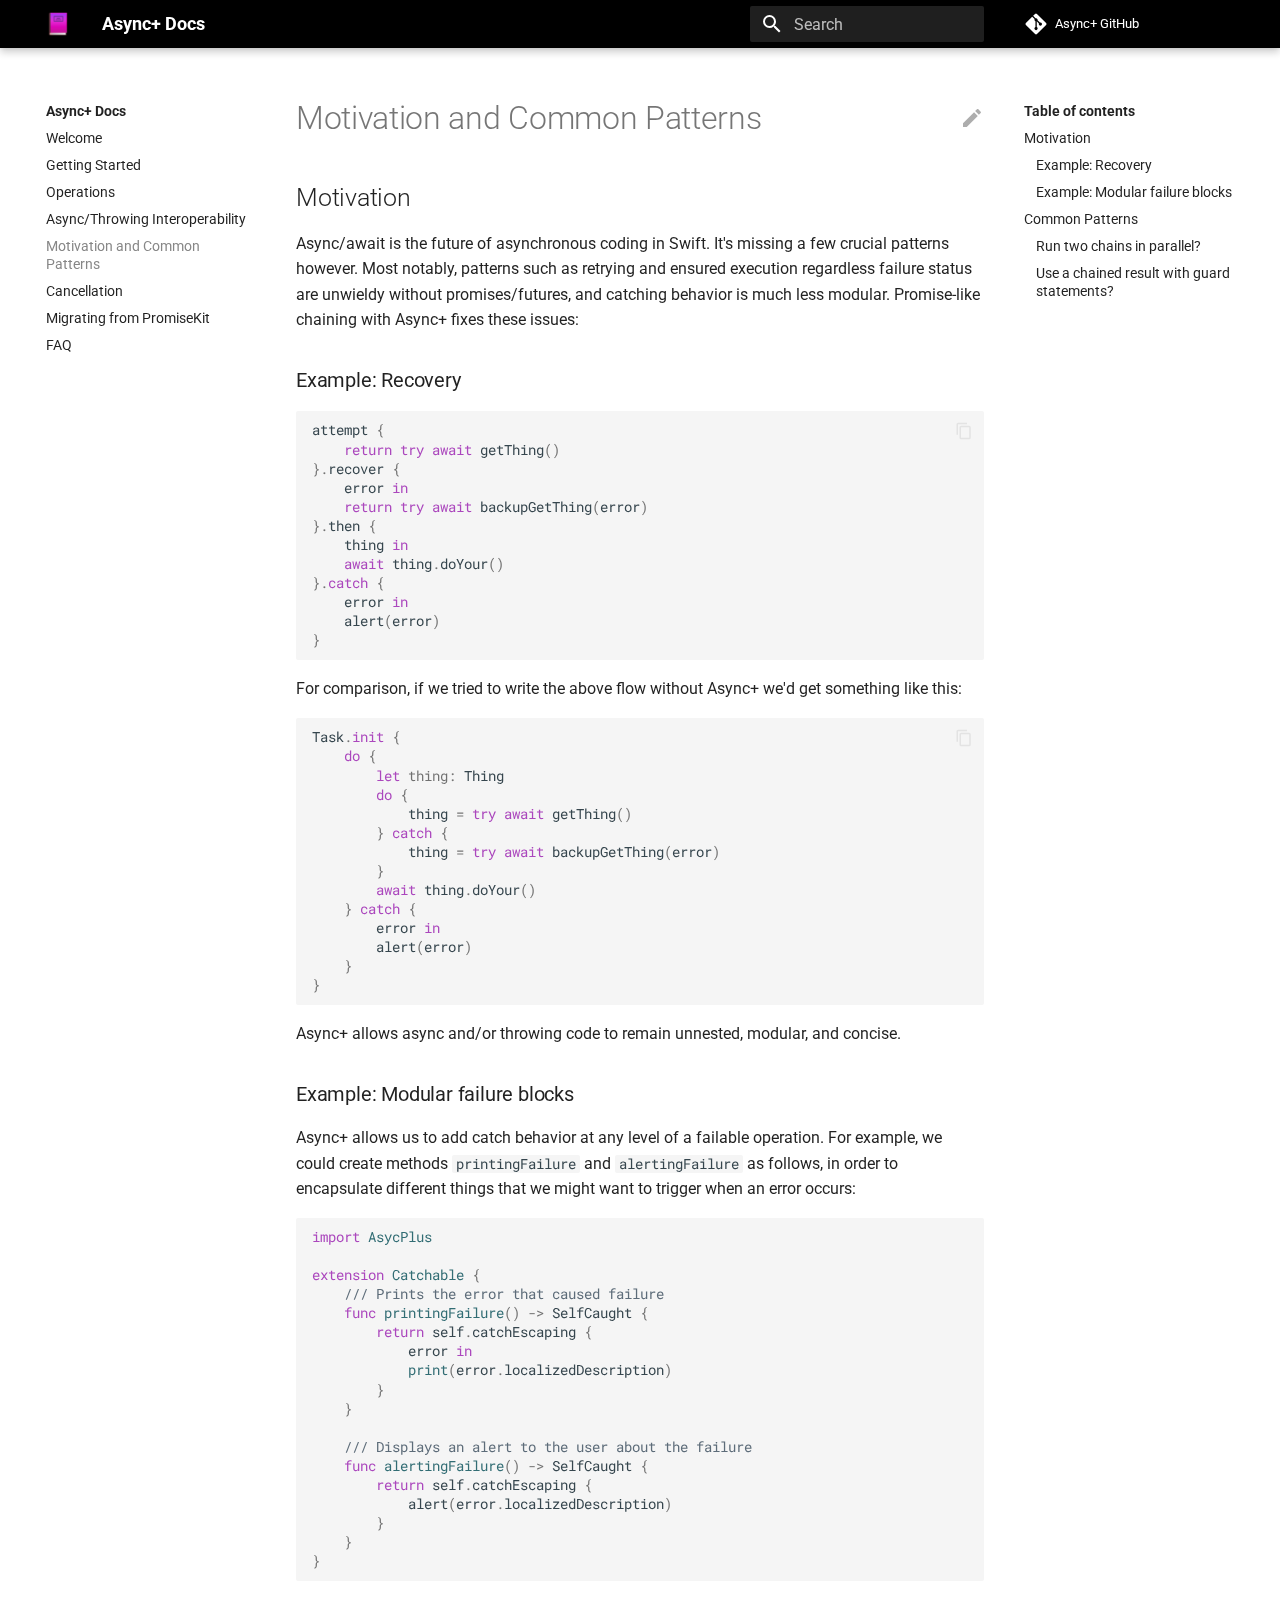
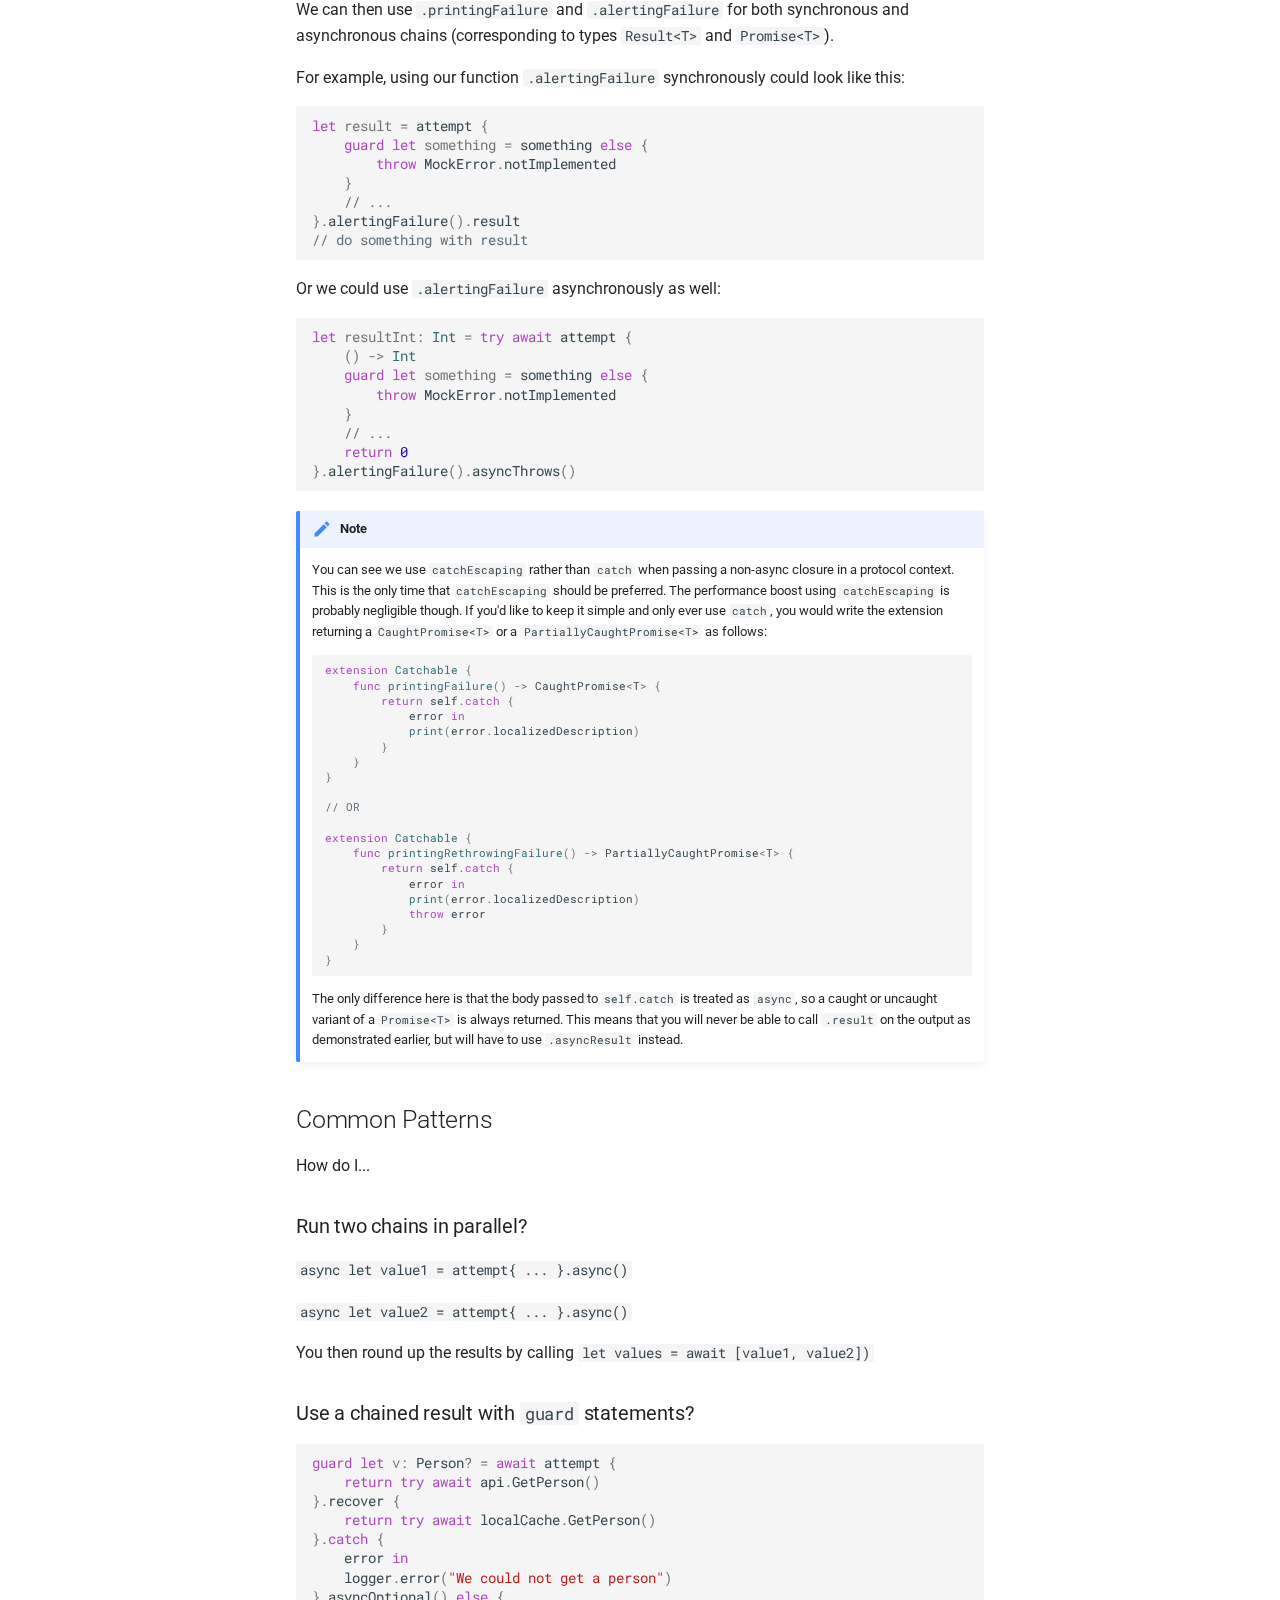
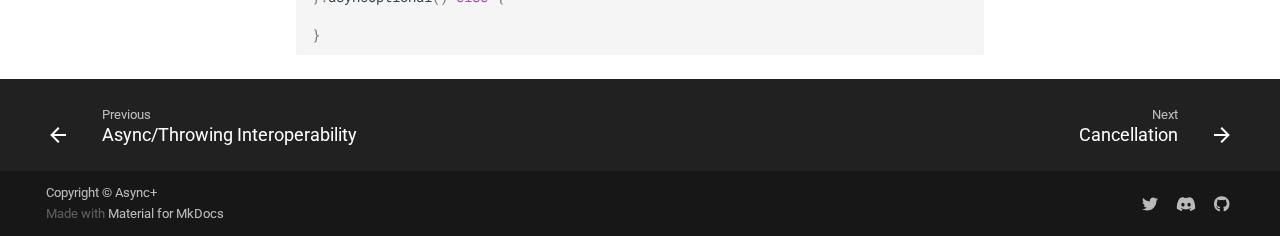
<file: motivation-and-common-patterns/index.html>
<!doctype html>
<html lang="en" class="no-js">
  <head>
    
      <meta charset="utf-8">
      <meta name="viewport" content="width=device-width,initial-scale=1">
      
        <meta name="description" content="Async+ documentation (web framework for Swift).">
      
      
      
        <link rel="canonical" href="https://docs.asyncplus.codes/motivation-and-common-patterns/">
      
      <link rel="icon" href="../assets/favicon.png">
      <meta name="generator" content="mkdocs-1.3.1, mkdocs-material-8.4.1">
    
    
  
    <title>Async+:  Motivation and Common Patterns</title>
  

    
      <link rel="stylesheet" href="../assets/stylesheets/main.69437709.min.css">
      
        
        <link rel="stylesheet" href="../assets/stylesheets/palette.cbb835fc.min.css">
        
          
          
          <meta name="theme-color" content="#000000">
        
      
      
    
    
    
      
        
        
        <link rel="preconnect" href="https://fonts.gstatic.com" crossorigin>
        <link rel="stylesheet" href="https://fonts.googleapis.com/css?family=Roboto:300,300i,400,400i,700,700i%7CRoboto+Mono:400,400i,700,700i&display=fallback">
        <style>:root{--md-text-font:"Roboto";--md-code-font:"Roboto Mono"}</style>
      
    
    
      <link rel="stylesheet" href="../stylesheets/extra.css">
    
    <script>__md_scope=new URL("..",location),__md_hash=e=>[...e].reduce((e,_)=>(e<<5)-e+_.charCodeAt(0),0),__md_get=(e,_=localStorage,t=__md_scope)=>JSON.parse(_.getItem(t.pathname+"."+e)),__md_set=(e,_,t=localStorage,a=__md_scope)=>{try{t.setItem(a.pathname+"."+e,JSON.stringify(_))}catch(e){}}</script>
    
      
  


  
  


  <script id="__analytics">function __md_analytics(){window.ga=window.ga||function(){(ga.q=ga.q||[]).push(arguments)},ga.l=+new Date,ga("create","UA-221751024-1","auto"),ga("set","anonymizeIp",!0),ga("send","pageview"),document.addEventListener("DOMContentLoaded",function(){if(document.forms.search&&document.forms.search.query.addEventListener("blur",function(){var e;this.value&&(e=document.location.pathname,ga("send","pageview",e+"?q="+this.value))}),document.forms.feedback){var e,a=document.forms.feedback;for(e of a.querySelectorAll("[type=submit]"))e.addEventListener("click",function(e){e.preventDefault();var t=document.location.pathname,e=this.getAttribute("data-md-value");ga("send","event","feedback","click",t,e),a.firstElementChild.disabled=!0;e=a.querySelector(".md-feedback__note [data-md-value='"+e+"']");e&&(e.hidden=!1)}),a.hidden=!1}"undefined"!=typeof location$&&location$.subscribe(function(e){ga("send","pageview",e.pathname)})});var e=document.createElement("script");e.async=!0,e.src="https://www.google-analytics.com/analytics.js",document.getElementById("__analytics").insertAdjacentElement("afterEnd",e)}</script>

  
    <script>"undefined"!=typeof __md_analytics&&__md_analytics()</script>
  

    
    
  </head>
  
  
    
    
    
    
    
    <body dir="ltr" data-md-color-scheme="" data-md-color-primary="black" data-md-color-accent="purple">
  
    
    
    <input class="md-toggle" data-md-toggle="drawer" type="checkbox" id="__drawer" autocomplete="off">
    <input class="md-toggle" data-md-toggle="search" type="checkbox" id="__search" autocomplete="off">
    <label class="md-overlay" for="__drawer"></label>
    <div data-md-component="skip">
      
        
        <a href="#motivation-and-common-patterns" class="md-skip">
          Skip to content
        </a>
      
    </div>
    <div data-md-component="announce">
      
    </div>
    
    
      

<header class="md-header" data-md-component="header">
  <nav class="md-header__inner md-grid" aria-label="Header">
    <a href=".." title="Async+ Docs" class="md-header__button md-logo" aria-label="Async+ Docs" data-md-component="logo">
      
  <img src="../assets/docs-logo.png" alt="logo">

    </a>
    <label class="md-header__button md-icon" for="__drawer">
      <svg xmlns="http://www.w3.org/2000/svg" viewBox="0 0 24 24"><path d="M3 6h18v2H3V6m0 5h18v2H3v-2m0 5h18v2H3v-2Z"/></svg>
    </label>
    <div class="md-header__title" data-md-component="header-title">
      <div class="md-header__ellipsis">
        <div class="md-header__topic">
          <span class="md-ellipsis">
            Async+ Docs
          </span>
        </div>
        <div class="md-header__topic" data-md-component="header-topic">
          <span class="md-ellipsis">
            
              Motivation and Common Patterns
            
          </span>
        </div>
      </div>
    </div>
    
    
    
      <label class="md-header__button md-icon" for="__search">
        <svg xmlns="http://www.w3.org/2000/svg" viewBox="0 0 24 24"><path d="M9.5 3A6.5 6.5 0 0 1 16 9.5c0 1.61-.59 3.09-1.56 4.23l.27.27h.79l5 5-1.5 1.5-5-5v-.79l-.27-.27A6.516 6.516 0 0 1 9.5 16 6.5 6.5 0 0 1 3 9.5 6.5 6.5 0 0 1 9.5 3m0 2C7 5 5 7 5 9.5S7 14 9.5 14 14 12 14 9.5 12 5 9.5 5Z"/></svg>
      </label>
      <div class="md-search" data-md-component="search" role="dialog">
  <label class="md-search__overlay" for="__search"></label>
  <div class="md-search__inner" role="search">
    <form class="md-search__form" name="search">
      <input type="text" class="md-search__input" name="query" aria-label="Search" placeholder="Search" autocapitalize="off" autocorrect="off" autocomplete="off" spellcheck="false" data-md-component="search-query" required>
      <label class="md-search__icon md-icon" for="__search">
        <svg xmlns="http://www.w3.org/2000/svg" viewBox="0 0 24 24"><path d="M9.5 3A6.5 6.5 0 0 1 16 9.5c0 1.61-.59 3.09-1.56 4.23l.27.27h.79l5 5-1.5 1.5-5-5v-.79l-.27-.27A6.516 6.516 0 0 1 9.5 16 6.5 6.5 0 0 1 3 9.5 6.5 6.5 0 0 1 9.5 3m0 2C7 5 5 7 5 9.5S7 14 9.5 14 14 12 14 9.5 12 5 9.5 5Z"/></svg>
        <svg xmlns="http://www.w3.org/2000/svg" viewBox="0 0 24 24"><path d="M20 11v2H8l5.5 5.5-1.42 1.42L4.16 12l7.92-7.92L13.5 5.5 8 11h12Z"/></svg>
      </label>
      <nav class="md-search__options" aria-label="Search">
        
        <button type="reset" class="md-search__icon md-icon" aria-label="Clear" tabindex="-1">
          <svg xmlns="http://www.w3.org/2000/svg" viewBox="0 0 24 24"><path d="M19 6.41 17.59 5 12 10.59 6.41 5 5 6.41 10.59 12 5 17.59 6.41 19 12 13.41 17.59 19 19 17.59 13.41 12 19 6.41Z"/></svg>
        </button>
      </nav>
      
    </form>
    <div class="md-search__output">
      <div class="md-search__scrollwrap" data-md-scrollfix>
        <div class="md-search-result" data-md-component="search-result">
          <div class="md-search-result__meta">
            Initializing search
          </div>
          <ol class="md-search-result__list"></ol>
        </div>
      </div>
    </div>
  </div>
</div>
    
    
      <div class="md-header__source">
        <a href="http://github.com/async-plus/async-plus" title="Go to repository" class="md-source" data-md-component="source">
  <div class="md-source__icon md-icon">
    
    <svg xmlns="http://www.w3.org/2000/svg" viewBox="0 0 448 512"><!--! Font Awesome Free 6.1.2 by @fontawesome - https://fontawesome.com License - https://fontawesome.com/license/free (Icons: CC BY 4.0, Fonts: SIL OFL 1.1, Code: MIT License) Copyright 2022 Fonticons, Inc.--><path d="M439.55 236.05 244 40.45a28.87 28.87 0 0 0-40.81 0l-40.66 40.63 51.52 51.52c27.06-9.14 52.68 16.77 43.39 43.68l49.66 49.66c34.23-11.8 61.18 31 35.47 56.69-26.49 26.49-70.21-2.87-56-37.34L240.22 199v121.85c25.3 12.54 22.26 41.85 9.08 55a34.34 34.34 0 0 1-48.55 0c-17.57-17.6-11.07-46.91 11.25-56v-123c-20.8-8.51-24.6-30.74-18.64-45L142.57 101 8.45 235.14a28.86 28.86 0 0 0 0 40.81l195.61 195.6a28.86 28.86 0 0 0 40.8 0l194.69-194.69a28.86 28.86 0 0 0 0-40.81z"/></svg>
  </div>
  <div class="md-source__repository">
    Async+ GitHub
  </div>
</a>
      </div>
    
  </nav>
  
</header>
    
    <div class="md-container" data-md-component="container">
      
      
        
          
        
      
      <main class="md-main" data-md-component="main">
        <div class="md-main__inner md-grid">
          
            
              
              <div class="md-sidebar md-sidebar--primary" data-md-component="sidebar" data-md-type="navigation" >
                <div class="md-sidebar__scrollwrap">
                  <div class="md-sidebar__inner">
                    


<nav class="md-nav md-nav--primary" aria-label="Navigation" data-md-level="0">
  <label class="md-nav__title" for="__drawer">
    <a href=".." title="Async+ Docs" class="md-nav__button md-logo" aria-label="Async+ Docs" data-md-component="logo">
      
  <img src="../assets/docs-logo.png" alt="logo">

    </a>
    Async+ Docs
  </label>
  
    <div class="md-nav__source">
      <a href="http://github.com/async-plus/async-plus" title="Go to repository" class="md-source" data-md-component="source">
  <div class="md-source__icon md-icon">
    
    <svg xmlns="http://www.w3.org/2000/svg" viewBox="0 0 448 512"><!--! Font Awesome Free 6.1.2 by @fontawesome - https://fontawesome.com License - https://fontawesome.com/license/free (Icons: CC BY 4.0, Fonts: SIL OFL 1.1, Code: MIT License) Copyright 2022 Fonticons, Inc.--><path d="M439.55 236.05 244 40.45a28.87 28.87 0 0 0-40.81 0l-40.66 40.63 51.52 51.52c27.06-9.14 52.68 16.77 43.39 43.68l49.66 49.66c34.23-11.8 61.18 31 35.47 56.69-26.49 26.49-70.21-2.87-56-37.34L240.22 199v121.85c25.3 12.54 22.26 41.85 9.08 55a34.34 34.34 0 0 1-48.55 0c-17.57-17.6-11.07-46.91 11.25-56v-123c-20.8-8.51-24.6-30.74-18.64-45L142.57 101 8.45 235.14a28.86 28.86 0 0 0 0 40.81l195.61 195.6a28.86 28.86 0 0 0 40.8 0l194.69-194.69a28.86 28.86 0 0 0 0-40.81z"/></svg>
  </div>
  <div class="md-source__repository">
    Async+ GitHub
  </div>
</a>
    </div>
  
  <ul class="md-nav__list" data-md-scrollfix>
    
      
      
      

  
  
  
    <li class="md-nav__item">
      <a href=".." class="md-nav__link">
        Welcome
      </a>
    </li>
  

    
      
      
      

  
  
  
    <li class="md-nav__item">
      <a href="../getting-started/" class="md-nav__link">
        Getting Started
      </a>
    </li>
  

    
      
      
      

  
  
  
    <li class="md-nav__item">
      <a href="../operations/" class="md-nav__link">
        Operations
      </a>
    </li>
  

    
      
      
      

  
  
  
    <li class="md-nav__item">
      <a href="../async-or-throwing-contexts/" class="md-nav__link">
        Async/Throwing Interoperability
      </a>
    </li>
  

    
      
      
      

  
  
    
  
  
    <li class="md-nav__item md-nav__item--active">
      
      <input class="md-nav__toggle md-toggle" data-md-toggle="toc" type="checkbox" id="__toc">
      
      
        
      
      
        <label class="md-nav__link md-nav__link--active" for="__toc">
          Motivation and Common Patterns
          <span class="md-nav__icon md-icon"></span>
        </label>
      
      <a href="./" class="md-nav__link md-nav__link--active">
        Motivation and Common Patterns
      </a>
      
        

<nav class="md-nav md-nav--secondary" aria-label="Table of contents">
  
  
  
    
  
  
    <label class="md-nav__title" for="__toc">
      <span class="md-nav__icon md-icon"></span>
      Table of contents
    </label>
    <ul class="md-nav__list" data-md-component="toc" data-md-scrollfix>
      
        <li class="md-nav__item">
  <a href="#motivation" class="md-nav__link">
    Motivation
  </a>
  
    <nav class="md-nav" aria-label="Motivation">
      <ul class="md-nav__list">
        
          <li class="md-nav__item">
  <a href="#example-recovery" class="md-nav__link">
    Example: Recovery
  </a>
  
</li>
        
          <li class="md-nav__item">
  <a href="#example-modular-failure-blocks" class="md-nav__link">
    Example: Modular failure blocks
  </a>
  
</li>
        
      </ul>
    </nav>
  
</li>
      
        <li class="md-nav__item">
  <a href="#common-patterns" class="md-nav__link">
    Common Patterns
  </a>
  
    <nav class="md-nav" aria-label="Common Patterns">
      <ul class="md-nav__list">
        
          <li class="md-nav__item">
  <a href="#run-two-chains-in-parallel" class="md-nav__link">
    Run two chains in parallel?
  </a>
  
</li>
        
          <li class="md-nav__item">
  <a href="#use-a-chained-result-with-guard-statements" class="md-nav__link">
    Use a chained result with guard statements?
  </a>
  
</li>
        
      </ul>
    </nav>
  
</li>
      
    </ul>
  
</nav>
      
    </li>
  

    
      
      
      

  
  
  
    <li class="md-nav__item">
      <a href="../cancellation/" class="md-nav__link">
        Cancellation
      </a>
    </li>
  

    
      
      
      

  
  
  
    <li class="md-nav__item">
      <a href="../migrating-from-promisekit/" class="md-nav__link">
        Migrating from PromiseKit
      </a>
    </li>
  

    
      
      
      

  
  
  
    <li class="md-nav__item">
      <a href="../faq/" class="md-nav__link">
        FAQ
      </a>
    </li>
  

    
  </ul>
</nav>
                  </div>
                </div>
              </div>
            
            
              
              <div class="md-sidebar md-sidebar--secondary" data-md-component="sidebar" data-md-type="toc" >
                <div class="md-sidebar__scrollwrap">
                  <div class="md-sidebar__inner">
                    

<nav class="md-nav md-nav--secondary" aria-label="Table of contents">
  
  
  
    
  
  
    <label class="md-nav__title" for="__toc">
      <span class="md-nav__icon md-icon"></span>
      Table of contents
    </label>
    <ul class="md-nav__list" data-md-component="toc" data-md-scrollfix>
      
        <li class="md-nav__item">
  <a href="#motivation" class="md-nav__link">
    Motivation
  </a>
  
    <nav class="md-nav" aria-label="Motivation">
      <ul class="md-nav__list">
        
          <li class="md-nav__item">
  <a href="#example-recovery" class="md-nav__link">
    Example: Recovery
  </a>
  
</li>
        
          <li class="md-nav__item">
  <a href="#example-modular-failure-blocks" class="md-nav__link">
    Example: Modular failure blocks
  </a>
  
</li>
        
      </ul>
    </nav>
  
</li>
      
        <li class="md-nav__item">
  <a href="#common-patterns" class="md-nav__link">
    Common Patterns
  </a>
  
    <nav class="md-nav" aria-label="Common Patterns">
      <ul class="md-nav__list">
        
          <li class="md-nav__item">
  <a href="#run-two-chains-in-parallel" class="md-nav__link">
    Run two chains in parallel?
  </a>
  
</li>
        
          <li class="md-nav__item">
  <a href="#use-a-chained-result-with-guard-statements" class="md-nav__link">
    Use a chained result with guard statements?
  </a>
  
</li>
        
      </ul>
    </nav>
  
</li>
      
    </ul>
  
</nav>
                  </div>
                </div>
              </div>
            
          
          <div class="md-content" data-md-component="content">
            <article class="md-content__inner md-typeset">
              
                
  <a href="https://github.com/async-plus/docs/edit/main/docs/motivation-and-common-patterns.md" title="Edit this page" class="md-content__button md-icon">
    <svg xmlns="http://www.w3.org/2000/svg" viewBox="0 0 24 24"><path d="M20.71 7.04c.39-.39.39-1.04 0-1.41l-2.34-2.34c-.37-.39-1.02-.39-1.41 0l-1.84 1.83 3.75 3.75M3 17.25V21h3.75L17.81 9.93l-3.75-3.75L3 17.25Z"/></svg>
  </a>



<h1 id="motivation-and-common-patterns">Motivation and Common Patterns<a class="headerlink" href="#motivation-and-common-patterns" title="Permanent link">&para;</a></h1>
<h2 id="motivation">Motivation<a class="headerlink" href="#motivation" title="Permanent link">&para;</a></h2>
<p>Async/await is the future of asynchronous coding in Swift. It's missing a few crucial patterns however. Most notably, patterns such as retrying and ensured execution regardless failure status are unwieldy without promises/futures, and catching behavior is much less modular.  Promise-like chaining with Async+ fixes these issues:</p>
<h3 id="example-recovery">Example: Recovery<a class="headerlink" href="#example-recovery" title="Permanent link">&para;</a></h3>
<div class="highlight"><pre><span></span><code><a id="__codelineno-0-1" name="__codelineno-0-1" href="#__codelineno-0-1"></a><span class="n">attempt</span> <span class="p">{</span>
<a id="__codelineno-0-2" name="__codelineno-0-2" href="#__codelineno-0-2"></a>    <span class="k">return</span> <span class="k">try</span> <span class="k">await</span> <span class="n">getThing</span><span class="p">()</span>
<a id="__codelineno-0-3" name="__codelineno-0-3" href="#__codelineno-0-3"></a><span class="p">}.</span><span class="n">recover</span> <span class="p">{</span>
<a id="__codelineno-0-4" name="__codelineno-0-4" href="#__codelineno-0-4"></a>    <span class="n">error</span> <span class="k">in</span>
<a id="__codelineno-0-5" name="__codelineno-0-5" href="#__codelineno-0-5"></a>    <span class="k">return</span> <span class="k">try</span> <span class="k">await</span> <span class="n">backupGetThing</span><span class="p">(</span><span class="n">error</span><span class="p">)</span>
<a id="__codelineno-0-6" name="__codelineno-0-6" href="#__codelineno-0-6"></a><span class="p">}.</span><span class="n">then</span> <span class="p">{</span>
<a id="__codelineno-0-7" name="__codelineno-0-7" href="#__codelineno-0-7"></a>    <span class="n">thing</span> <span class="k">in</span>
<a id="__codelineno-0-8" name="__codelineno-0-8" href="#__codelineno-0-8"></a>    <span class="k">await</span> <span class="n">thing</span><span class="p">.</span><span class="n">doYour</span><span class="p">()</span>
<a id="__codelineno-0-9" name="__codelineno-0-9" href="#__codelineno-0-9"></a><span class="p">}.</span><span class="k">catch</span> <span class="p">{</span>
<a id="__codelineno-0-10" name="__codelineno-0-10" href="#__codelineno-0-10"></a>    <span class="n">error</span> <span class="k">in</span>
<a id="__codelineno-0-11" name="__codelineno-0-11" href="#__codelineno-0-11"></a>    <span class="n">alert</span><span class="p">(</span><span class="n">error</span><span class="p">)</span>
<a id="__codelineno-0-12" name="__codelineno-0-12" href="#__codelineno-0-12"></a><span class="p">}</span>
</code></pre></div>
<p>For comparison, if we tried to write the above flow without Async+ we'd get something like this:</p>
<div class="highlight"><pre><span></span><code><a id="__codelineno-1-1" name="__codelineno-1-1" href="#__codelineno-1-1"></a><span class="n">Task</span><span class="p">.</span><span class="kd">init</span> <span class="p">{</span>
<a id="__codelineno-1-2" name="__codelineno-1-2" href="#__codelineno-1-2"></a>    <span class="k">do</span> <span class="p">{</span>
<a id="__codelineno-1-3" name="__codelineno-1-3" href="#__codelineno-1-3"></a>        <span class="kd">let</span> <span class="nv">thing</span><span class="p">:</span> <span class="n">Thing</span>
<a id="__codelineno-1-4" name="__codelineno-1-4" href="#__codelineno-1-4"></a>        <span class="k">do</span> <span class="p">{</span>
<a id="__codelineno-1-5" name="__codelineno-1-5" href="#__codelineno-1-5"></a>            <span class="n">thing</span> <span class="p">=</span> <span class="k">try</span> <span class="k">await</span> <span class="n">getThing</span><span class="p">()</span>
<a id="__codelineno-1-6" name="__codelineno-1-6" href="#__codelineno-1-6"></a>        <span class="p">}</span> <span class="k">catch</span> <span class="p">{</span>
<a id="__codelineno-1-7" name="__codelineno-1-7" href="#__codelineno-1-7"></a>            <span class="n">thing</span> <span class="p">=</span> <span class="k">try</span> <span class="k">await</span> <span class="n">backupGetThing</span><span class="p">(</span><span class="n">error</span><span class="p">)</span>
<a id="__codelineno-1-8" name="__codelineno-1-8" href="#__codelineno-1-8"></a>        <span class="p">}</span>
<a id="__codelineno-1-9" name="__codelineno-1-9" href="#__codelineno-1-9"></a>        <span class="k">await</span> <span class="n">thing</span><span class="p">.</span><span class="n">doYour</span><span class="p">()</span>
<a id="__codelineno-1-10" name="__codelineno-1-10" href="#__codelineno-1-10"></a>    <span class="p">}</span> <span class="k">catch</span> <span class="p">{</span>
<a id="__codelineno-1-11" name="__codelineno-1-11" href="#__codelineno-1-11"></a>        <span class="n">error</span> <span class="k">in</span>
<a id="__codelineno-1-12" name="__codelineno-1-12" href="#__codelineno-1-12"></a>        <span class="n">alert</span><span class="p">(</span><span class="n">error</span><span class="p">)</span>
<a id="__codelineno-1-13" name="__codelineno-1-13" href="#__codelineno-1-13"></a>    <span class="p">}</span>
<a id="__codelineno-1-14" name="__codelineno-1-14" href="#__codelineno-1-14"></a><span class="p">}</span>
</code></pre></div>
<p>Async+ allows async and/or throwing code to remain unnested, modular, and concise. </p>
<h3 id="example-modular-failure-blocks">Example: Modular failure blocks<a class="headerlink" href="#example-modular-failure-blocks" title="Permanent link">&para;</a></h3>
<p>Async+ allows us to add catch behavior at any level of a failable operation. For example, we could create methods <code>printingFailure</code> and <code>alertingFailure</code> as follows, in order to encapsulate different things that we might want to trigger when an error occurs:</p>
<div class="highlight"><pre><span></span><code><a id="__codelineno-2-1" name="__codelineno-2-1" href="#__codelineno-2-1"></a><span class="kd">import</span> <span class="nc">AsycPlus</span>
<a id="__codelineno-2-2" name="__codelineno-2-2" href="#__codelineno-2-2"></a>
<a id="__codelineno-2-3" name="__codelineno-2-3" href="#__codelineno-2-3"></a><span class="kd">extension</span> <span class="nc">Catchable</span> <span class="p">{</span>
<a id="__codelineno-2-4" name="__codelineno-2-4" href="#__codelineno-2-4"></a>    <span class="c1">/// Prints the error that caused failure</span>
<a id="__codelineno-2-5" name="__codelineno-2-5" href="#__codelineno-2-5"></a>    <span class="kd">func</span> <span class="nf">printingFailure</span><span class="p">()</span> <span class="p">-&gt;</span> <span class="n">SelfCaught</span> <span class="p">{</span>
<a id="__codelineno-2-6" name="__codelineno-2-6" href="#__codelineno-2-6"></a>        <span class="k">return</span> <span class="kc">self</span><span class="p">.</span><span class="n">catchEscaping</span> <span class="p">{</span>
<a id="__codelineno-2-7" name="__codelineno-2-7" href="#__codelineno-2-7"></a>            <span class="n">error</span> <span class="k">in</span>
<a id="__codelineno-2-8" name="__codelineno-2-8" href="#__codelineno-2-8"></a>            <span class="bp">print</span><span class="p">(</span><span class="n">error</span><span class="p">.</span><span class="n">localizedDescription</span><span class="p">)</span>
<a id="__codelineno-2-9" name="__codelineno-2-9" href="#__codelineno-2-9"></a>        <span class="p">}</span>
<a id="__codelineno-2-10" name="__codelineno-2-10" href="#__codelineno-2-10"></a>    <span class="p">}</span>
<a id="__codelineno-2-11" name="__codelineno-2-11" href="#__codelineno-2-11"></a>
<a id="__codelineno-2-12" name="__codelineno-2-12" href="#__codelineno-2-12"></a>    <span class="c1">/// Displays an alert to the user about the failure</span>
<a id="__codelineno-2-13" name="__codelineno-2-13" href="#__codelineno-2-13"></a>    <span class="kd">func</span> <span class="nf">alertingFailure</span><span class="p">()</span> <span class="p">-&gt;</span> <span class="n">SelfCaught</span> <span class="p">{</span>
<a id="__codelineno-2-14" name="__codelineno-2-14" href="#__codelineno-2-14"></a>        <span class="k">return</span> <span class="kc">self</span><span class="p">.</span><span class="n">catchEscaping</span> <span class="p">{</span>
<a id="__codelineno-2-15" name="__codelineno-2-15" href="#__codelineno-2-15"></a>            <span class="n">alert</span><span class="p">(</span><span class="n">error</span><span class="p">.</span><span class="n">localizedDescription</span><span class="p">)</span>
<a id="__codelineno-2-16" name="__codelineno-2-16" href="#__codelineno-2-16"></a>        <span class="p">}</span>
<a id="__codelineno-2-17" name="__codelineno-2-17" href="#__codelineno-2-17"></a>    <span class="p">}</span>
<a id="__codelineno-2-18" name="__codelineno-2-18" href="#__codelineno-2-18"></a><span class="p">}</span>
</code></pre></div>
<p>We can then use <code>.printingFailure</code> and <code>.alertingFailure</code> for both synchronous and asynchronous chains (corresponding to types <code>Result&lt;T&gt;</code> and <code>Promise&lt;T&gt;</code>).</p>
<p>For example, using our function <code>.alertingFailure</code> synchronously could look like this:
<div class="highlight"><pre><span></span><code><a id="__codelineno-3-1" name="__codelineno-3-1" href="#__codelineno-3-1"></a><span class="kd">let</span> <span class="nv">result</span> <span class="p">=</span> <span class="n">attempt</span> <span class="p">{</span>
<a id="__codelineno-3-2" name="__codelineno-3-2" href="#__codelineno-3-2"></a>    <span class="k">guard</span> <span class="kd">let</span> <span class="nv">something</span> <span class="p">=</span> <span class="n">something</span> <span class="k">else</span> <span class="p">{</span>
<a id="__codelineno-3-3" name="__codelineno-3-3" href="#__codelineno-3-3"></a>        <span class="k">throw</span> <span class="n">MockError</span><span class="p">.</span><span class="n">notImplemented</span>
<a id="__codelineno-3-4" name="__codelineno-3-4" href="#__codelineno-3-4"></a>    <span class="p">}</span>
<a id="__codelineno-3-5" name="__codelineno-3-5" href="#__codelineno-3-5"></a>    <span class="c1">// ...</span>
<a id="__codelineno-3-6" name="__codelineno-3-6" href="#__codelineno-3-6"></a><span class="p">}.</span><span class="n">alertingFailure</span><span class="p">().</span><span class="n">result</span>
<a id="__codelineno-3-7" name="__codelineno-3-7" href="#__codelineno-3-7"></a><span class="c1">// do something with result</span>
</code></pre></div></p>
<p>Or we could use <code>.alertingFailure</code> asynchronously as well:
<div class="highlight"><pre><span></span><code><a id="__codelineno-4-1" name="__codelineno-4-1" href="#__codelineno-4-1"></a><span class="kd">let</span> <span class="nv">resultInt</span><span class="p">:</span> <span class="nb">Int</span> <span class="p">=</span> <span class="k">try</span> <span class="k">await</span> <span class="n">attempt</span> <span class="p">{</span>
<a id="__codelineno-4-2" name="__codelineno-4-2" href="#__codelineno-4-2"></a>    <span class="p">()</span> <span class="p">-&gt;</span> <span class="nb">Int</span>
<a id="__codelineno-4-3" name="__codelineno-4-3" href="#__codelineno-4-3"></a>    <span class="k">guard</span> <span class="kd">let</span> <span class="nv">something</span> <span class="p">=</span> <span class="n">something</span> <span class="k">else</span> <span class="p">{</span>
<a id="__codelineno-4-4" name="__codelineno-4-4" href="#__codelineno-4-4"></a>        <span class="k">throw</span> <span class="n">MockError</span><span class="p">.</span><span class="n">notImplemented</span>
<a id="__codelineno-4-5" name="__codelineno-4-5" href="#__codelineno-4-5"></a>    <span class="p">}</span>
<a id="__codelineno-4-6" name="__codelineno-4-6" href="#__codelineno-4-6"></a>    <span class="c1">// ...</span>
<a id="__codelineno-4-7" name="__codelineno-4-7" href="#__codelineno-4-7"></a>    <span class="k">return</span> <span class="mi">0</span>
<a id="__codelineno-4-8" name="__codelineno-4-8" href="#__codelineno-4-8"></a><span class="p">}.</span><span class="n">alertingFailure</span><span class="p">().</span><span class="n">asyncThrows</span><span class="p">()</span>
</code></pre></div></p>
<div class="admonition note">
<p class="admonition-title">Note</p>
<p>You can see we use <code>catchEscaping</code> rather than <code>catch</code> when passing a non-async closure in a protocol context.  This is the only time that <code>catchEscaping</code> should be preferred.  The performance boost using <code>catchEscaping</code> is probably negligible though. If you'd like to keep it simple and only ever use <code>catch</code>, you would write the extension returning a <code>CaughtPromise&lt;T&gt;</code> or a <code>PartiallyCaughtPromise&lt;T&gt;</code> as follows:</p>
<div class="highlight"><pre><span></span><code><a id="__codelineno-5-1" name="__codelineno-5-1" href="#__codelineno-5-1"></a><span class="kd">extension</span> <span class="nc">Catchable</span> <span class="p">{</span>
<a id="__codelineno-5-2" name="__codelineno-5-2" href="#__codelineno-5-2"></a>    <span class="kd">func</span> <span class="nf">printingFailure</span><span class="p">()</span> <span class="p">-&gt;</span> <span class="n">CaughtPromise</span><span class="p">&lt;</span><span class="n">T</span><span class="p">&gt;</span> <span class="p">{</span>
<a id="__codelineno-5-3" name="__codelineno-5-3" href="#__codelineno-5-3"></a>        <span class="k">return</span> <span class="kc">self</span><span class="p">.</span><span class="k">catch</span> <span class="p">{</span>
<a id="__codelineno-5-4" name="__codelineno-5-4" href="#__codelineno-5-4"></a>            <span class="n">error</span> <span class="k">in</span>
<a id="__codelineno-5-5" name="__codelineno-5-5" href="#__codelineno-5-5"></a>            <span class="bp">print</span><span class="p">(</span><span class="n">error</span><span class="p">.</span><span class="n">localizedDescription</span><span class="p">)</span>
<a id="__codelineno-5-6" name="__codelineno-5-6" href="#__codelineno-5-6"></a>        <span class="p">}</span>
<a id="__codelineno-5-7" name="__codelineno-5-7" href="#__codelineno-5-7"></a>    <span class="p">}</span>
<a id="__codelineno-5-8" name="__codelineno-5-8" href="#__codelineno-5-8"></a><span class="p">}</span>
<a id="__codelineno-5-9" name="__codelineno-5-9" href="#__codelineno-5-9"></a>
<a id="__codelineno-5-10" name="__codelineno-5-10" href="#__codelineno-5-10"></a><span class="c1">// OR</span>
<a id="__codelineno-5-11" name="__codelineno-5-11" href="#__codelineno-5-11"></a>
<a id="__codelineno-5-12" name="__codelineno-5-12" href="#__codelineno-5-12"></a><span class="kd">extension</span> <span class="nc">Catchable</span> <span class="p">{</span>
<a id="__codelineno-5-13" name="__codelineno-5-13" href="#__codelineno-5-13"></a>    <span class="kd">func</span> <span class="nf">printingRethrowingFailure</span><span class="p">()</span> <span class="p">-&gt;</span> <span class="n">PartiallyCaughtPromise</span><span class="p">&lt;</span><span class="n">T</span><span class="p">&gt;</span> <span class="p">{</span>
<a id="__codelineno-5-14" name="__codelineno-5-14" href="#__codelineno-5-14"></a>        <span class="k">return</span> <span class="kc">self</span><span class="p">.</span><span class="k">catch</span> <span class="p">{</span>
<a id="__codelineno-5-15" name="__codelineno-5-15" href="#__codelineno-5-15"></a>            <span class="n">error</span> <span class="k">in</span>
<a id="__codelineno-5-16" name="__codelineno-5-16" href="#__codelineno-5-16"></a>            <span class="bp">print</span><span class="p">(</span><span class="n">error</span><span class="p">.</span><span class="n">localizedDescription</span><span class="p">)</span>
<a id="__codelineno-5-17" name="__codelineno-5-17" href="#__codelineno-5-17"></a>            <span class="k">throw</span> <span class="n">error</span>
<a id="__codelineno-5-18" name="__codelineno-5-18" href="#__codelineno-5-18"></a>        <span class="p">}</span>
<a id="__codelineno-5-19" name="__codelineno-5-19" href="#__codelineno-5-19"></a>    <span class="p">}</span>
<a id="__codelineno-5-20" name="__codelineno-5-20" href="#__codelineno-5-20"></a><span class="p">}</span>
</code></pre></div>
<p>The only difference here is that the body passed to <code>self.catch</code> is treated as <code>async</code>, so a caught or uncaught variant of a <code>Promise&lt;T&gt;</code> is always returned.  This means that you will never be able to call <code>.result</code> on the output as demonstrated earlier, but will have to use <code>.asyncResult</code> instead.</p>
</div>
<h2 id="common-patterns">Common Patterns<a class="headerlink" href="#common-patterns" title="Permanent link">&para;</a></h2>
<p>How do I...</p>
<h3 id="run-two-chains-in-parallel">Run two chains in parallel?<a class="headerlink" href="#run-two-chains-in-parallel" title="Permanent link">&para;</a></h3>
<p><code>async let value1 = attempt{ ... }.async()</code></p>
<p><code>async let value2 = attempt{ ... }.async()</code></p>
<p>You then round up the results by calling <code>let values = await [value1, value2])</code></p>
<h3 id="use-a-chained-result-with-guard-statements">Use a chained result with <code>guard</code> statements?<a class="headerlink" href="#use-a-chained-result-with-guard-statements" title="Permanent link">&para;</a></h3>
<div class="highlight"><pre><span></span><code><a id="__codelineno-6-1" name="__codelineno-6-1" href="#__codelineno-6-1"></a><span class="k">guard</span> <span class="kd">let</span> <span class="nv">v</span><span class="p">:</span> <span class="n">Person</span><span class="p">?</span> <span class="p">=</span> <span class="k">await</span> <span class="n">attempt</span> <span class="p">{</span>
<a id="__codelineno-6-2" name="__codelineno-6-2" href="#__codelineno-6-2"></a>    <span class="k">return</span> <span class="k">try</span> <span class="k">await</span> <span class="n">api</span><span class="p">.</span><span class="n">GetPerson</span><span class="p">()</span>
<a id="__codelineno-6-3" name="__codelineno-6-3" href="#__codelineno-6-3"></a><span class="p">}.</span><span class="n">recover</span> <span class="p">{</span>
<a id="__codelineno-6-4" name="__codelineno-6-4" href="#__codelineno-6-4"></a>    <span class="k">return</span> <span class="k">try</span> <span class="k">await</span> <span class="n">localCache</span><span class="p">.</span><span class="n">GetPerson</span><span class="p">()</span>
<a id="__codelineno-6-5" name="__codelineno-6-5" href="#__codelineno-6-5"></a><span class="p">}.</span><span class="k">catch</span> <span class="p">{</span>
<a id="__codelineno-6-6" name="__codelineno-6-6" href="#__codelineno-6-6"></a>    <span class="n">error</span> <span class="k">in</span>
<a id="__codelineno-6-7" name="__codelineno-6-7" href="#__codelineno-6-7"></a>    <span class="n">logger</span><span class="p">.</span><span class="n">error</span><span class="p">(</span><span class="s">&quot;We could not get a person&quot;</span><span class="p">)</span>
<a id="__codelineno-6-8" name="__codelineno-6-8" href="#__codelineno-6-8"></a><span class="p">}.</span><span class="n">asyncOptional</span><span class="p">()</span> <span class="k">else</span> <span class="p">{</span>
<a id="__codelineno-6-9" name="__codelineno-6-9" href="#__codelineno-6-9"></a>
<a id="__codelineno-6-10" name="__codelineno-6-10" href="#__codelineno-6-10"></a><span class="p">}</span>
</code></pre></div>


  



              
            </article>
            
          </div>
        </div>
        
      </main>
      
        <footer class="md-footer">
  
    
    <nav class="md-footer__inner md-grid" aria-label="Footer" >
      
        
        <a href="../async-or-throwing-contexts/" class="md-footer__link md-footer__link--prev" aria-label="Previous: Async/Throwing Interoperability" rel="prev">
          <div class="md-footer__button md-icon">
            <svg xmlns="http://www.w3.org/2000/svg" viewBox="0 0 24 24"><path d="M20 11v2H8l5.5 5.5-1.42 1.42L4.16 12l7.92-7.92L13.5 5.5 8 11h12Z"/></svg>
          </div>
          <div class="md-footer__title">
            <div class="md-ellipsis">
              <span class="md-footer__direction">
                Previous
              </span>
              Async/Throwing Interoperability
            </div>
          </div>
        </a>
      
      
        
        <a href="../cancellation/" class="md-footer__link md-footer__link--next" aria-label="Next: Cancellation" rel="next">
          <div class="md-footer__title">
            <div class="md-ellipsis">
              <span class="md-footer__direction">
                Next
              </span>
              Cancellation
            </div>
          </div>
          <div class="md-footer__button md-icon">
            <svg xmlns="http://www.w3.org/2000/svg" viewBox="0 0 24 24"><path d="M4 11v2h12l-5.5 5.5 1.42 1.42L19.84 12l-7.92-7.92L10.5 5.5 16 11H4Z"/></svg>
          </div>
        </a>
      
    </nav>
  
  <div class="md-footer-meta md-typeset">
    <div class="md-footer-meta__inner md-grid">
      <div class="md-copyright">
  
    <div class="md-copyright__highlight">
      Copyright &copy; Async+
    </div>
  
  
    Made with
    <a href="https://squidfunk.github.io/mkdocs-material/" target="_blank" rel="noopener">
      Material for MkDocs
    </a>
  
</div>
      
        <div class="md-social">
  
    
    
      
      
    
    <a href="https://twitter.com/async_plus" target="_blank" rel="noopener" title="twitter.com" class="md-social__link">
      <svg xmlns="http://www.w3.org/2000/svg" viewBox="0 0 512 512"><!--! Font Awesome Free 6.1.2 by @fontawesome - https://fontawesome.com License - https://fontawesome.com/license/free (Icons: CC BY 4.0, Fonts: SIL OFL 1.1, Code: MIT License) Copyright 2022 Fonticons, Inc.--><path d="M459.37 151.716c.325 4.548.325 9.097.325 13.645 0 138.72-105.583 298.558-298.558 298.558-59.452 0-114.68-17.219-161.137-47.106 8.447.974 16.568 1.299 25.34 1.299 49.055 0 94.213-16.568 130.274-44.832-46.132-.975-84.792-31.188-98.112-72.772 6.498.974 12.995 1.624 19.818 1.624 9.421 0 18.843-1.3 27.614-3.573-48.081-9.747-84.143-51.98-84.143-102.985v-1.299c13.969 7.797 30.214 12.67 47.431 13.319-28.264-18.843-46.781-51.005-46.781-87.391 0-19.492 5.197-37.36 14.294-52.954 51.655 63.675 129.3 105.258 216.365 109.807-1.624-7.797-2.599-15.918-2.599-24.04 0-57.828 46.782-104.934 104.934-104.934 30.213 0 57.502 12.67 76.67 33.137 23.715-4.548 46.456-13.32 66.599-25.34-7.798 24.366-24.366 44.833-46.132 57.827 21.117-2.273 41.584-8.122 60.426-16.243-14.292 20.791-32.161 39.308-52.628 54.253z"/></svg>
    </a>
  
    
    
      
      
    
    <a href="https://discord.gg/vaAhGvvHpW" target="_blank" rel="noopener" title="discord.gg" class="md-social__link">
      <svg xmlns="http://www.w3.org/2000/svg" viewBox="0 0 640 512"><!--! Font Awesome Free 6.1.2 by @fontawesome - https://fontawesome.com License - https://fontawesome.com/license/free (Icons: CC BY 4.0, Fonts: SIL OFL 1.1, Code: MIT License) Copyright 2022 Fonticons, Inc.--><path d="M524.531 69.836a1.5 1.5 0 0 0-.764-.7A485.065 485.065 0 0 0 404.081 32.03a1.816 1.816 0 0 0-1.923.91 337.461 337.461 0 0 0-14.9 30.6 447.848 447.848 0 0 0-134.426 0 309.541 309.541 0 0 0-15.135-30.6 1.89 1.89 0 0 0-1.924-.91 483.689 483.689 0 0 0-119.688 37.107 1.712 1.712 0 0 0-.788.676C39.068 183.651 18.186 294.69 28.43 404.354a2.016 2.016 0 0 0 .765 1.375 487.666 487.666 0 0 0 146.825 74.189 1.9 1.9 0 0 0 2.063-.676A348.2 348.2 0 0 0 208.12 430.4a1.86 1.86 0 0 0-1.019-2.588 321.173 321.173 0 0 1-45.868-21.853 1.885 1.885 0 0 1-.185-3.126 251.047 251.047 0 0 0 9.109-7.137 1.819 1.819 0 0 1 1.9-.256c96.229 43.917 200.41 43.917 295.5 0a1.812 1.812 0 0 1 1.924.233 234.533 234.533 0 0 0 9.132 7.16 1.884 1.884 0 0 1-.162 3.126 301.407 301.407 0 0 1-45.89 21.83 1.875 1.875 0 0 0-1 2.611 391.055 391.055 0 0 0 30.014 48.815 1.864 1.864 0 0 0 2.063.7A486.048 486.048 0 0 0 610.7 405.729a1.882 1.882 0 0 0 .765-1.352c12.264-126.783-20.532-236.912-86.934-334.541ZM222.491 337.58c-28.972 0-52.844-26.587-52.844-59.239s23.409-59.241 52.844-59.241c29.665 0 53.306 26.82 52.843 59.239 0 32.654-23.41 59.241-52.843 59.241Zm195.38 0c-28.971 0-52.843-26.587-52.843-59.239s23.409-59.241 52.843-59.241c29.667 0 53.307 26.82 52.844 59.239 0 32.654-23.177 59.241-52.844 59.241Z"/></svg>
    </a>
  
    
    
      
      
    
    <a href="https://github.com/async-plus" target="_blank" rel="noopener" title="github.com" class="md-social__link">
      <svg xmlns="http://www.w3.org/2000/svg" viewBox="0 0 496 512"><!--! Font Awesome Free 6.1.2 by @fontawesome - https://fontawesome.com License - https://fontawesome.com/license/free (Icons: CC BY 4.0, Fonts: SIL OFL 1.1, Code: MIT License) Copyright 2022 Fonticons, Inc.--><path d="M165.9 397.4c0 2-2.3 3.6-5.2 3.6-3.3.3-5.6-1.3-5.6-3.6 0-2 2.3-3.6 5.2-3.6 3-.3 5.6 1.3 5.6 3.6zm-31.1-4.5c-.7 2 1.3 4.3 4.3 4.9 2.6 1 5.6 0 6.2-2s-1.3-4.3-4.3-5.2c-2.6-.7-5.5.3-6.2 2.3zm44.2-1.7c-2.9.7-4.9 2.6-4.6 4.9.3 2 2.9 3.3 5.9 2.6 2.9-.7 4.9-2.6 4.6-4.6-.3-1.9-3-3.2-5.9-2.9zM244.8 8C106.1 8 0 113.3 0 252c0 110.9 69.8 205.8 169.5 239.2 12.8 2.3 17.3-5.6 17.3-12.1 0-6.2-.3-40.4-.3-61.4 0 0-70 15-84.7-29.8 0 0-11.4-29.1-27.8-36.6 0 0-22.9-15.7 1.6-15.4 0 0 24.9 2 38.6 25.8 21.9 38.6 58.6 27.5 72.9 20.9 2.3-16 8.8-27.1 16-33.7-55.9-6.2-112.3-14.3-112.3-110.5 0-27.5 7.6-41.3 23.6-58.9-2.6-6.5-11.1-33.3 2.6-67.9 20.9-6.5 69 27 69 27 20-5.6 41.5-8.5 62.8-8.5s42.8 2.9 62.8 8.5c0 0 48.1-33.6 69-27 13.7 34.7 5.2 61.4 2.6 67.9 16 17.7 25.8 31.5 25.8 58.9 0 96.5-58.9 104.2-114.8 110.5 9.2 7.9 17 22.9 17 46.4 0 33.7-.3 75.4-.3 83.6 0 6.5 4.6 14.4 17.3 12.1C428.2 457.8 496 362.9 496 252 496 113.3 383.5 8 244.8 8zM97.2 352.9c-1.3 1-1 3.3.7 5.2 1.6 1.6 3.9 2.3 5.2 1 1.3-1 1-3.3-.7-5.2-1.6-1.6-3.9-2.3-5.2-1zm-10.8-8.1c-.7 1.3.3 2.9 2.3 3.9 1.6 1 3.6.7 4.3-.7.7-1.3-.3-2.9-2.3-3.9-2-.6-3.6-.3-4.3.7zm32.4 35.6c-1.6 1.3-1 4.3 1.3 6.2 2.3 2.3 5.2 2.6 6.5 1 1.3-1.3.7-4.3-1.3-6.2-2.2-2.3-5.2-2.6-6.5-1zm-11.4-14.7c-1.6 1-1.6 3.6 0 5.9 1.6 2.3 4.3 3.3 5.6 2.3 1.6-1.3 1.6-3.9 0-6.2-1.4-2.3-4-3.3-5.6-2z"/></svg>
    </a>
  
</div>
      
    </div>
  </div>
</footer>
      
    </div>
    <div class="md-dialog" data-md-component="dialog">
      <div class="md-dialog__inner md-typeset"></div>
    </div>
    
    <script id="__config" type="application/json">{"base": "..", "features": [], "search": "../assets/javascripts/workers/search.ecf98df9.min.js", "translations": {"clipboard.copied": "Copied to clipboard", "clipboard.copy": "Copy to clipboard", "search.config.lang": "en", "search.config.pipeline": "trimmer, stopWordFilter", "search.config.separator": "[\\s\\-]+", "search.placeholder": "Search", "search.result.more.one": "1 more on this page", "search.result.more.other": "# more on this page", "search.result.none": "No matching documents", "search.result.one": "1 matching document", "search.result.other": "# matching documents", "search.result.placeholder": "Type to start searching", "search.result.term.missing": "Missing", "select.version.title": "Select version"}}</script>
    
    
      <script src="../assets/javascripts/bundle.9c69f0bc.min.js"></script>
      
    
  </body>
</html>
</file>
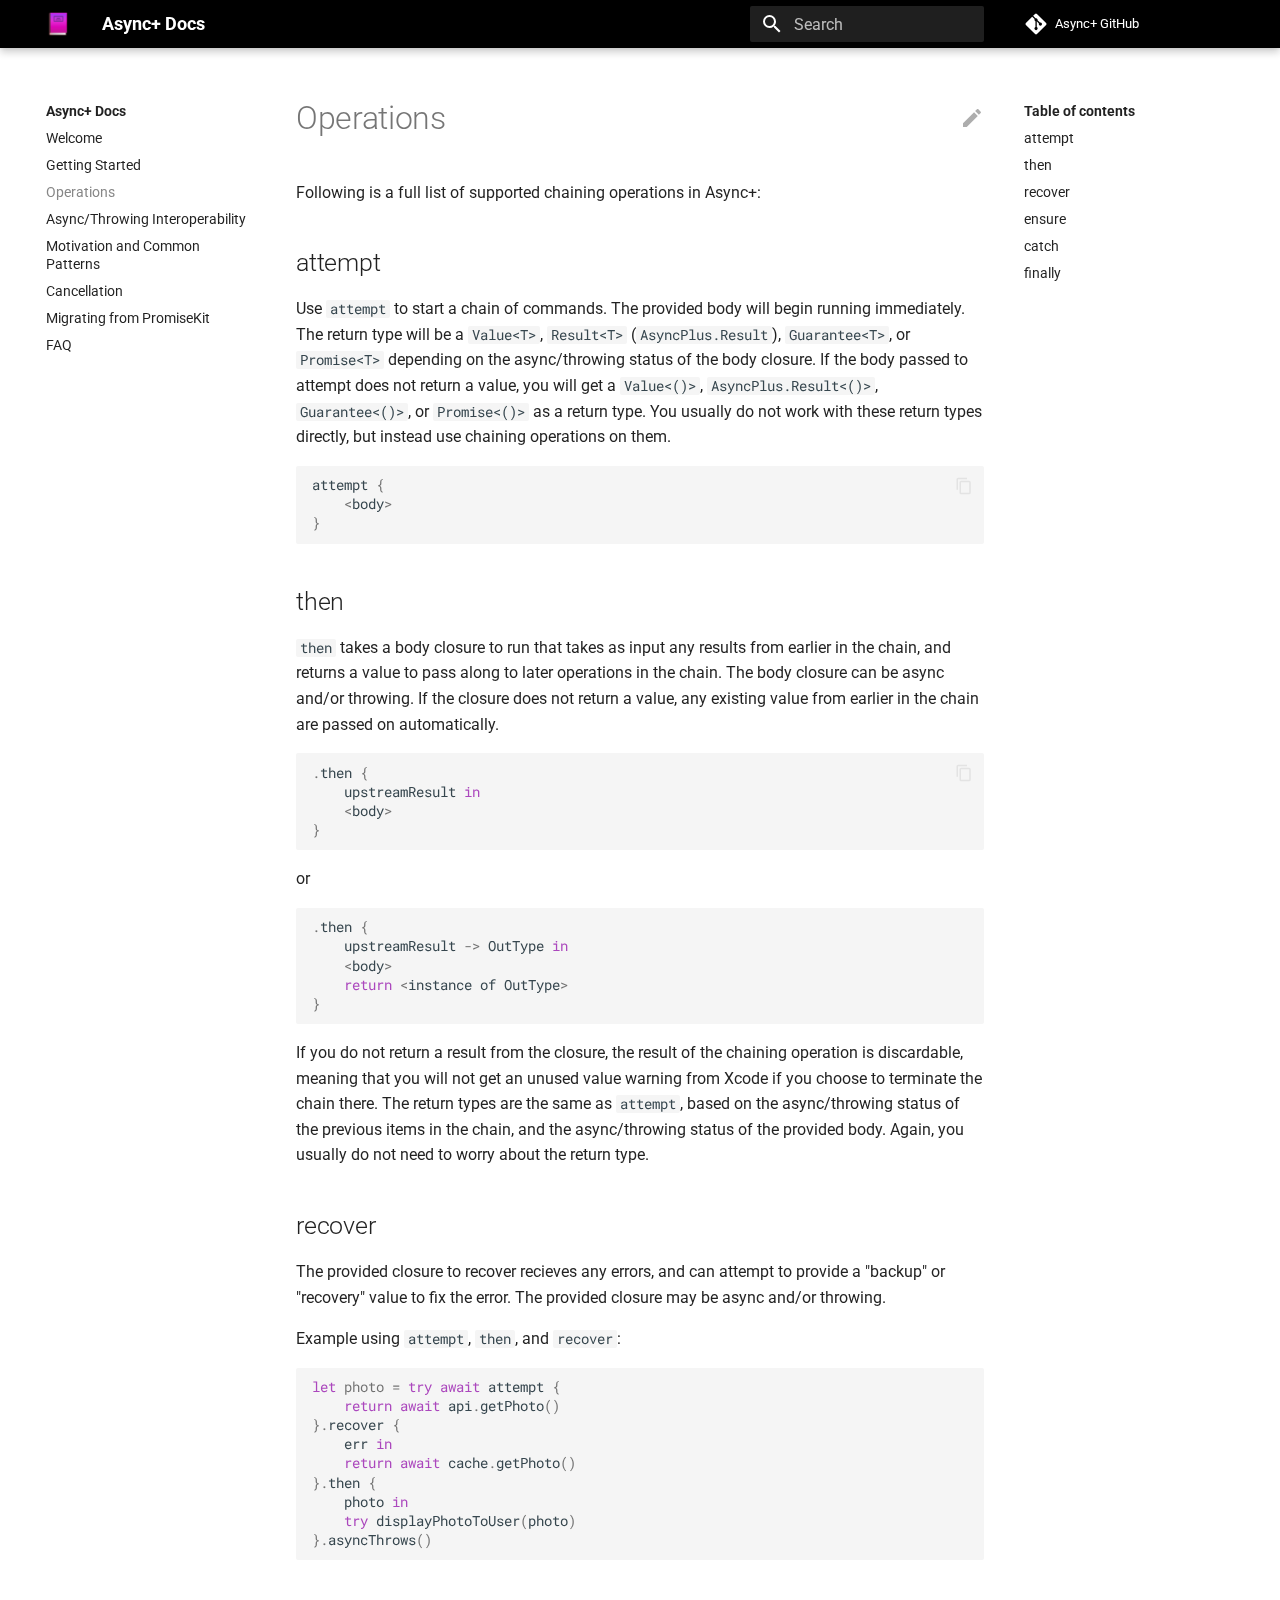
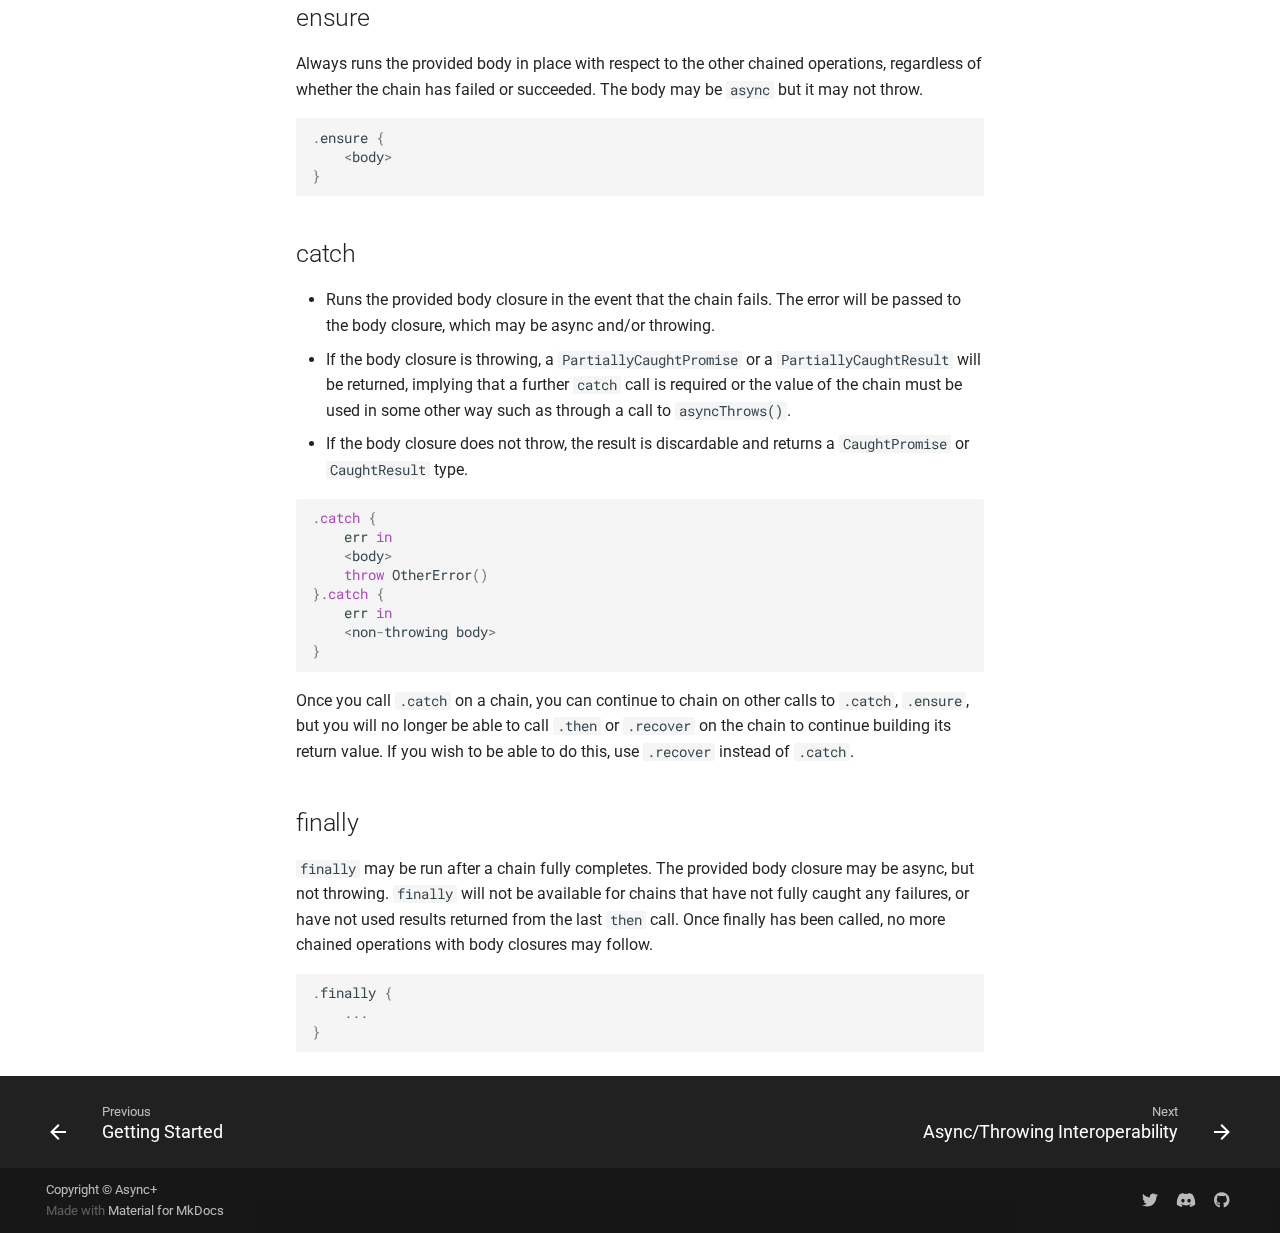
<file: operations/index.html>
<!doctype html>
<html lang="en" class="no-js">
  <head>
    
      <meta charset="utf-8">
      <meta name="viewport" content="width=device-width,initial-scale=1">
      
        <meta name="description" content="Async+ documentation (web framework for Swift).">
      
      
      
        <link rel="canonical" href="https://docs.asyncplus.codes/operations/">
      
      <link rel="icon" href="../assets/favicon.png">
      <meta name="generator" content="mkdocs-1.3.1, mkdocs-material-8.4.1">
    
    
  
    <title>Async+:  Operations</title>
  

    
      <link rel="stylesheet" href="../assets/stylesheets/main.69437709.min.css">
      
        
        <link rel="stylesheet" href="../assets/stylesheets/palette.cbb835fc.min.css">
        
          
          
          <meta name="theme-color" content="#000000">
        
      
      
    
    
    
      
        
        
        <link rel="preconnect" href="https://fonts.gstatic.com" crossorigin>
        <link rel="stylesheet" href="https://fonts.googleapis.com/css?family=Roboto:300,300i,400,400i,700,700i%7CRoboto+Mono:400,400i,700,700i&display=fallback">
        <style>:root{--md-text-font:"Roboto";--md-code-font:"Roboto Mono"}</style>
      
    
    
      <link rel="stylesheet" href="../stylesheets/extra.css">
    
    <script>__md_scope=new URL("..",location),__md_hash=e=>[...e].reduce((e,_)=>(e<<5)-e+_.charCodeAt(0),0),__md_get=(e,_=localStorage,t=__md_scope)=>JSON.parse(_.getItem(t.pathname+"."+e)),__md_set=(e,_,t=localStorage,a=__md_scope)=>{try{t.setItem(a.pathname+"."+e,JSON.stringify(_))}catch(e){}}</script>
    
      
  


  
  


  <script id="__analytics">function __md_analytics(){window.ga=window.ga||function(){(ga.q=ga.q||[]).push(arguments)},ga.l=+new Date,ga("create","UA-221751024-1","auto"),ga("set","anonymizeIp",!0),ga("send","pageview"),document.addEventListener("DOMContentLoaded",function(){if(document.forms.search&&document.forms.search.query.addEventListener("blur",function(){var e;this.value&&(e=document.location.pathname,ga("send","pageview",e+"?q="+this.value))}),document.forms.feedback){var e,a=document.forms.feedback;for(e of a.querySelectorAll("[type=submit]"))e.addEventListener("click",function(e){e.preventDefault();var t=document.location.pathname,e=this.getAttribute("data-md-value");ga("send","event","feedback","click",t,e),a.firstElementChild.disabled=!0;e=a.querySelector(".md-feedback__note [data-md-value='"+e+"']");e&&(e.hidden=!1)}),a.hidden=!1}"undefined"!=typeof location$&&location$.subscribe(function(e){ga("send","pageview",e.pathname)})});var e=document.createElement("script");e.async=!0,e.src="https://www.google-analytics.com/analytics.js",document.getElementById("__analytics").insertAdjacentElement("afterEnd",e)}</script>

  
    <script>"undefined"!=typeof __md_analytics&&__md_analytics()</script>
  

    
    
  </head>
  
  
    
    
    
    
    
    <body dir="ltr" data-md-color-scheme="" data-md-color-primary="black" data-md-color-accent="purple">
  
    
    
    <input class="md-toggle" data-md-toggle="drawer" type="checkbox" id="__drawer" autocomplete="off">
    <input class="md-toggle" data-md-toggle="search" type="checkbox" id="__search" autocomplete="off">
    <label class="md-overlay" for="__drawer"></label>
    <div data-md-component="skip">
      
        
        <a href="#operations" class="md-skip">
          Skip to content
        </a>
      
    </div>
    <div data-md-component="announce">
      
    </div>
    
    
      

<header class="md-header" data-md-component="header">
  <nav class="md-header__inner md-grid" aria-label="Header">
    <a href=".." title="Async+ Docs" class="md-header__button md-logo" aria-label="Async+ Docs" data-md-component="logo">
      
  <img src="../assets/docs-logo.png" alt="logo">

    </a>
    <label class="md-header__button md-icon" for="__drawer">
      <svg xmlns="http://www.w3.org/2000/svg" viewBox="0 0 24 24"><path d="M3 6h18v2H3V6m0 5h18v2H3v-2m0 5h18v2H3v-2Z"/></svg>
    </label>
    <div class="md-header__title" data-md-component="header-title">
      <div class="md-header__ellipsis">
        <div class="md-header__topic">
          <span class="md-ellipsis">
            Async+ Docs
          </span>
        </div>
        <div class="md-header__topic" data-md-component="header-topic">
          <span class="md-ellipsis">
            
              Operations
            
          </span>
        </div>
      </div>
    </div>
    
    
    
      <label class="md-header__button md-icon" for="__search">
        <svg xmlns="http://www.w3.org/2000/svg" viewBox="0 0 24 24"><path d="M9.5 3A6.5 6.5 0 0 1 16 9.5c0 1.61-.59 3.09-1.56 4.23l.27.27h.79l5 5-1.5 1.5-5-5v-.79l-.27-.27A6.516 6.516 0 0 1 9.5 16 6.5 6.5 0 0 1 3 9.5 6.5 6.5 0 0 1 9.5 3m0 2C7 5 5 7 5 9.5S7 14 9.5 14 14 12 14 9.5 12 5 9.5 5Z"/></svg>
      </label>
      <div class="md-search" data-md-component="search" role="dialog">
  <label class="md-search__overlay" for="__search"></label>
  <div class="md-search__inner" role="search">
    <form class="md-search__form" name="search">
      <input type="text" class="md-search__input" name="query" aria-label="Search" placeholder="Search" autocapitalize="off" autocorrect="off" autocomplete="off" spellcheck="false" data-md-component="search-query" required>
      <label class="md-search__icon md-icon" for="__search">
        <svg xmlns="http://www.w3.org/2000/svg" viewBox="0 0 24 24"><path d="M9.5 3A6.5 6.5 0 0 1 16 9.5c0 1.61-.59 3.09-1.56 4.23l.27.27h.79l5 5-1.5 1.5-5-5v-.79l-.27-.27A6.516 6.516 0 0 1 9.5 16 6.5 6.5 0 0 1 3 9.5 6.5 6.5 0 0 1 9.5 3m0 2C7 5 5 7 5 9.5S7 14 9.5 14 14 12 14 9.5 12 5 9.5 5Z"/></svg>
        <svg xmlns="http://www.w3.org/2000/svg" viewBox="0 0 24 24"><path d="M20 11v2H8l5.5 5.5-1.42 1.42L4.16 12l7.92-7.92L13.5 5.5 8 11h12Z"/></svg>
      </label>
      <nav class="md-search__options" aria-label="Search">
        
        <button type="reset" class="md-search__icon md-icon" aria-label="Clear" tabindex="-1">
          <svg xmlns="http://www.w3.org/2000/svg" viewBox="0 0 24 24"><path d="M19 6.41 17.59 5 12 10.59 6.41 5 5 6.41 10.59 12 5 17.59 6.41 19 12 13.41 17.59 19 19 17.59 13.41 12 19 6.41Z"/></svg>
        </button>
      </nav>
      
    </form>
    <div class="md-search__output">
      <div class="md-search__scrollwrap" data-md-scrollfix>
        <div class="md-search-result" data-md-component="search-result">
          <div class="md-search-result__meta">
            Initializing search
          </div>
          <ol class="md-search-result__list"></ol>
        </div>
      </div>
    </div>
  </div>
</div>
    
    
      <div class="md-header__source">
        <a href="http://github.com/async-plus/async-plus" title="Go to repository" class="md-source" data-md-component="source">
  <div class="md-source__icon md-icon">
    
    <svg xmlns="http://www.w3.org/2000/svg" viewBox="0 0 448 512"><!--! Font Awesome Free 6.1.2 by @fontawesome - https://fontawesome.com License - https://fontawesome.com/license/free (Icons: CC BY 4.0, Fonts: SIL OFL 1.1, Code: MIT License) Copyright 2022 Fonticons, Inc.--><path d="M439.55 236.05 244 40.45a28.87 28.87 0 0 0-40.81 0l-40.66 40.63 51.52 51.52c27.06-9.14 52.68 16.77 43.39 43.68l49.66 49.66c34.23-11.8 61.18 31 35.47 56.69-26.49 26.49-70.21-2.87-56-37.34L240.22 199v121.85c25.3 12.54 22.26 41.85 9.08 55a34.34 34.34 0 0 1-48.55 0c-17.57-17.6-11.07-46.91 11.25-56v-123c-20.8-8.51-24.6-30.74-18.64-45L142.57 101 8.45 235.14a28.86 28.86 0 0 0 0 40.81l195.61 195.6a28.86 28.86 0 0 0 40.8 0l194.69-194.69a28.86 28.86 0 0 0 0-40.81z"/></svg>
  </div>
  <div class="md-source__repository">
    Async+ GitHub
  </div>
</a>
      </div>
    
  </nav>
  
</header>
    
    <div class="md-container" data-md-component="container">
      
      
        
          
        
      
      <main class="md-main" data-md-component="main">
        <div class="md-main__inner md-grid">
          
            
              
              <div class="md-sidebar md-sidebar--primary" data-md-component="sidebar" data-md-type="navigation" >
                <div class="md-sidebar__scrollwrap">
                  <div class="md-sidebar__inner">
                    


<nav class="md-nav md-nav--primary" aria-label="Navigation" data-md-level="0">
  <label class="md-nav__title" for="__drawer">
    <a href=".." title="Async+ Docs" class="md-nav__button md-logo" aria-label="Async+ Docs" data-md-component="logo">
      
  <img src="../assets/docs-logo.png" alt="logo">

    </a>
    Async+ Docs
  </label>
  
    <div class="md-nav__source">
      <a href="http://github.com/async-plus/async-plus" title="Go to repository" class="md-source" data-md-component="source">
  <div class="md-source__icon md-icon">
    
    <svg xmlns="http://www.w3.org/2000/svg" viewBox="0 0 448 512"><!--! Font Awesome Free 6.1.2 by @fontawesome - https://fontawesome.com License - https://fontawesome.com/license/free (Icons: CC BY 4.0, Fonts: SIL OFL 1.1, Code: MIT License) Copyright 2022 Fonticons, Inc.--><path d="M439.55 236.05 244 40.45a28.87 28.87 0 0 0-40.81 0l-40.66 40.63 51.52 51.52c27.06-9.14 52.68 16.77 43.39 43.68l49.66 49.66c34.23-11.8 61.18 31 35.47 56.69-26.49 26.49-70.21-2.87-56-37.34L240.22 199v121.85c25.3 12.54 22.26 41.85 9.08 55a34.34 34.34 0 0 1-48.55 0c-17.57-17.6-11.07-46.91 11.25-56v-123c-20.8-8.51-24.6-30.74-18.64-45L142.57 101 8.45 235.14a28.86 28.86 0 0 0 0 40.81l195.61 195.6a28.86 28.86 0 0 0 40.8 0l194.69-194.69a28.86 28.86 0 0 0 0-40.81z"/></svg>
  </div>
  <div class="md-source__repository">
    Async+ GitHub
  </div>
</a>
    </div>
  
  <ul class="md-nav__list" data-md-scrollfix>
    
      
      
      

  
  
  
    <li class="md-nav__item">
      <a href=".." class="md-nav__link">
        Welcome
      </a>
    </li>
  

    
      
      
      

  
  
  
    <li class="md-nav__item">
      <a href="../getting-started/" class="md-nav__link">
        Getting Started
      </a>
    </li>
  

    
      
      
      

  
  
    
  
  
    <li class="md-nav__item md-nav__item--active">
      
      <input class="md-nav__toggle md-toggle" data-md-toggle="toc" type="checkbox" id="__toc">
      
      
        
      
      
        <label class="md-nav__link md-nav__link--active" for="__toc">
          Operations
          <span class="md-nav__icon md-icon"></span>
        </label>
      
      <a href="./" class="md-nav__link md-nav__link--active">
        Operations
      </a>
      
        

<nav class="md-nav md-nav--secondary" aria-label="Table of contents">
  
  
  
    
  
  
    <label class="md-nav__title" for="__toc">
      <span class="md-nav__icon md-icon"></span>
      Table of contents
    </label>
    <ul class="md-nav__list" data-md-component="toc" data-md-scrollfix>
      
        <li class="md-nav__item">
  <a href="#attempt" class="md-nav__link">
    attempt
  </a>
  
</li>
      
        <li class="md-nav__item">
  <a href="#then" class="md-nav__link">
    then
  </a>
  
</li>
      
        <li class="md-nav__item">
  <a href="#recover" class="md-nav__link">
    recover
  </a>
  
</li>
      
        <li class="md-nav__item">
  <a href="#ensure" class="md-nav__link">
    ensure
  </a>
  
</li>
      
        <li class="md-nav__item">
  <a href="#catch" class="md-nav__link">
    catch
  </a>
  
</li>
      
        <li class="md-nav__item">
  <a href="#finally" class="md-nav__link">
    finally
  </a>
  
</li>
      
    </ul>
  
</nav>
      
    </li>
  

    
      
      
      

  
  
  
    <li class="md-nav__item">
      <a href="../async-or-throwing-contexts/" class="md-nav__link">
        Async/Throwing Interoperability
      </a>
    </li>
  

    
      
      
      

  
  
  
    <li class="md-nav__item">
      <a href="../motivation-and-common-patterns/" class="md-nav__link">
        Motivation and Common Patterns
      </a>
    </li>
  

    
      
      
      

  
  
  
    <li class="md-nav__item">
      <a href="../cancellation/" class="md-nav__link">
        Cancellation
      </a>
    </li>
  

    
      
      
      

  
  
  
    <li class="md-nav__item">
      <a href="../migrating-from-promisekit/" class="md-nav__link">
        Migrating from PromiseKit
      </a>
    </li>
  

    
      
      
      

  
  
  
    <li class="md-nav__item">
      <a href="../faq/" class="md-nav__link">
        FAQ
      </a>
    </li>
  

    
  </ul>
</nav>
                  </div>
                </div>
              </div>
            
            
              
              <div class="md-sidebar md-sidebar--secondary" data-md-component="sidebar" data-md-type="toc" >
                <div class="md-sidebar__scrollwrap">
                  <div class="md-sidebar__inner">
                    

<nav class="md-nav md-nav--secondary" aria-label="Table of contents">
  
  
  
    
  
  
    <label class="md-nav__title" for="__toc">
      <span class="md-nav__icon md-icon"></span>
      Table of contents
    </label>
    <ul class="md-nav__list" data-md-component="toc" data-md-scrollfix>
      
        <li class="md-nav__item">
  <a href="#attempt" class="md-nav__link">
    attempt
  </a>
  
</li>
      
        <li class="md-nav__item">
  <a href="#then" class="md-nav__link">
    then
  </a>
  
</li>
      
        <li class="md-nav__item">
  <a href="#recover" class="md-nav__link">
    recover
  </a>
  
</li>
      
        <li class="md-nav__item">
  <a href="#ensure" class="md-nav__link">
    ensure
  </a>
  
</li>
      
        <li class="md-nav__item">
  <a href="#catch" class="md-nav__link">
    catch
  </a>
  
</li>
      
        <li class="md-nav__item">
  <a href="#finally" class="md-nav__link">
    finally
  </a>
  
</li>
      
    </ul>
  
</nav>
                  </div>
                </div>
              </div>
            
          
          <div class="md-content" data-md-component="content">
            <article class="md-content__inner md-typeset">
              
                
  <a href="https://github.com/async-plus/docs/edit/main/docs/operations.md" title="Edit this page" class="md-content__button md-icon">
    <svg xmlns="http://www.w3.org/2000/svg" viewBox="0 0 24 24"><path d="M20.71 7.04c.39-.39.39-1.04 0-1.41l-2.34-2.34c-.37-.39-1.02-.39-1.41 0l-1.84 1.83 3.75 3.75M3 17.25V21h3.75L17.81 9.93l-3.75-3.75L3 17.25Z"/></svg>
  </a>



<h1 id="operations">Operations<a class="headerlink" href="#operations" title="Permanent link">&para;</a></h1>
<p>Following is a full list of supported chaining operations in Async+:</p>
<h2 id="attempt">attempt<a class="headerlink" href="#attempt" title="Permanent link">&para;</a></h2>
<p>Use <code>attempt</code> to start a chain of commands. The provided body will begin running immediately. The return type will be a <code>Value&lt;T&gt;</code>, <code>Result&lt;T&gt;</code> (<code>AsyncPlus.Result</code>), <code>Guarantee&lt;T&gt;</code>, or <code>Promise&lt;T&gt;</code> depending on the async/throwing status of the body closure.  If the body passed to attempt does not return a value, you will get a <code>Value&lt;()&gt;</code>, <code>AsyncPlus.Result&lt;()&gt;</code>, <code>Guarantee&lt;()&gt;</code>, or <code>Promise&lt;()&gt;</code> as a return type.  You usually do not work with these return types directly, but instead use chaining operations on them.</p>
<div class="highlight"><pre><span></span><code><a id="__codelineno-0-1" name="__codelineno-0-1" href="#__codelineno-0-1"></a><span class="n">attempt</span> <span class="p">{</span>
<a id="__codelineno-0-2" name="__codelineno-0-2" href="#__codelineno-0-2"></a>    <span class="p">&lt;</span><span class="n">body</span><span class="p">&gt;</span>
<a id="__codelineno-0-3" name="__codelineno-0-3" href="#__codelineno-0-3"></a><span class="p">}</span>
</code></pre></div>
<h2 id="then">then<a class="headerlink" href="#then" title="Permanent link">&para;</a></h2>
<p><code>then</code> takes a body closure to run that takes as input any results from earlier in the chain, and returns a value to pass along to later operations in the chain. The body closure can be async and/or throwing. If the closure does not return a value, any existing value from earlier in the chain are passed on automatically.</p>
<div class="highlight"><pre><span></span><code><a id="__codelineno-1-1" name="__codelineno-1-1" href="#__codelineno-1-1"></a><span class="p">.</span><span class="n">then</span> <span class="p">{</span>
<a id="__codelineno-1-2" name="__codelineno-1-2" href="#__codelineno-1-2"></a>    <span class="n">upstreamResult</span> <span class="k">in</span>
<a id="__codelineno-1-3" name="__codelineno-1-3" href="#__codelineno-1-3"></a>    <span class="p">&lt;</span><span class="n">body</span><span class="p">&gt;</span>
<a id="__codelineno-1-4" name="__codelineno-1-4" href="#__codelineno-1-4"></a><span class="p">}</span>
</code></pre></div>
<p>or</p>
<div class="highlight"><pre><span></span><code><a id="__codelineno-2-1" name="__codelineno-2-1" href="#__codelineno-2-1"></a><span class="p">.</span><span class="n">then</span> <span class="p">{</span>
<a id="__codelineno-2-2" name="__codelineno-2-2" href="#__codelineno-2-2"></a>    <span class="n">upstreamResult</span> <span class="p">-&gt;</span> <span class="n">OutType</span> <span class="k">in</span>
<a id="__codelineno-2-3" name="__codelineno-2-3" href="#__codelineno-2-3"></a>    <span class="p">&lt;</span><span class="n">body</span><span class="p">&gt;</span>
<a id="__codelineno-2-4" name="__codelineno-2-4" href="#__codelineno-2-4"></a>    <span class="k">return</span> <span class="p">&lt;</span><span class="n">instance</span> <span class="n">of</span> <span class="n">OutType</span><span class="p">&gt;</span>
<a id="__codelineno-2-5" name="__codelineno-2-5" href="#__codelineno-2-5"></a><span class="p">}</span>
</code></pre></div>
<p>If you do not return a result from the closure, the result of the chaining operation is discardable, meaning that you will not get an unused value warning from Xcode if you choose to terminate the chain there. The return types are the same as <code>attempt</code>, based on the async/throwing status of the previous items in the chain, and the async/throwing status of the provided body. Again, you usually do not need to worry about the return type.</p>
<h2 id="recover">recover<a class="headerlink" href="#recover" title="Permanent link">&para;</a></h2>
<p>The provided closure to recover recieves any errors, and can attempt to provide a "backup" or "recovery" value to fix the error. The provided closure may be async and/or throwing.</p>
<p>Example using <code>attempt</code>, <code>then</code>, and <code>recover</code>:
<div class="highlight"><pre><span></span><code><a id="__codelineno-3-1" name="__codelineno-3-1" href="#__codelineno-3-1"></a><span class="kd">let</span> <span class="nv">photo</span> <span class="p">=</span> <span class="k">try</span> <span class="k">await</span> <span class="n">attempt</span> <span class="p">{</span>
<a id="__codelineno-3-2" name="__codelineno-3-2" href="#__codelineno-3-2"></a>    <span class="k">return</span> <span class="k">await</span> <span class="n">api</span><span class="p">.</span><span class="n">getPhoto</span><span class="p">()</span>
<a id="__codelineno-3-3" name="__codelineno-3-3" href="#__codelineno-3-3"></a><span class="p">}.</span><span class="n">recover</span> <span class="p">{</span>
<a id="__codelineno-3-4" name="__codelineno-3-4" href="#__codelineno-3-4"></a>    <span class="n">err</span> <span class="k">in</span>
<a id="__codelineno-3-5" name="__codelineno-3-5" href="#__codelineno-3-5"></a>    <span class="k">return</span> <span class="k">await</span> <span class="n">cache</span><span class="p">.</span><span class="n">getPhoto</span><span class="p">()</span>
<a id="__codelineno-3-6" name="__codelineno-3-6" href="#__codelineno-3-6"></a><span class="p">}.</span><span class="n">then</span> <span class="p">{</span>
<a id="__codelineno-3-7" name="__codelineno-3-7" href="#__codelineno-3-7"></a>    <span class="n">photo</span> <span class="k">in</span>
<a id="__codelineno-3-8" name="__codelineno-3-8" href="#__codelineno-3-8"></a>    <span class="k">try</span> <span class="n">displayPhotoToUser</span><span class="p">(</span><span class="n">photo</span><span class="p">)</span>
<a id="__codelineno-3-9" name="__codelineno-3-9" href="#__codelineno-3-9"></a><span class="p">}.</span><span class="n">asyncThrows</span><span class="p">()</span>
</code></pre></div></p>
<h2 id="ensure">ensure<a class="headerlink" href="#ensure" title="Permanent link">&para;</a></h2>
<p>Always runs the provided body in place with respect to the other chained operations, regardless of whether the chain has failed or succeeded.  The body may be <code>async</code> but it may not throw.</p>
<div class="highlight"><pre><span></span><code><a id="__codelineno-4-1" name="__codelineno-4-1" href="#__codelineno-4-1"></a><span class="p">.</span><span class="n">ensure</span> <span class="p">{</span>
<a id="__codelineno-4-2" name="__codelineno-4-2" href="#__codelineno-4-2"></a>    <span class="p">&lt;</span><span class="n">body</span><span class="p">&gt;</span>
<a id="__codelineno-4-3" name="__codelineno-4-3" href="#__codelineno-4-3"></a><span class="p">}</span>
</code></pre></div>
<h2 id="catch">catch<a class="headerlink" href="#catch" title="Permanent link">&para;</a></h2>
<ul>
<li>Runs the provided body closure in the event that the chain fails. The error will be passed to the body closure, which may be async and/or throwing.</li>
<li>If the body closure is throwing, a <code>PartiallyCaughtPromise</code> or a <code>PartiallyCaughtResult</code> will be returned, implying that a further <code>catch</code> call is required or the value of the chain must be used in some other way such as through a call to <code>asyncThrows()</code>.</li>
<li>If the body closure does not throw, the result is discardable and returns a <code>CaughtPromise</code> or <code>CaughtResult</code> type.</li>
</ul>
<p><div class="highlight"><pre><span></span><code><a id="__codelineno-5-1" name="__codelineno-5-1" href="#__codelineno-5-1"></a><span class="p">.</span><span class="k">catch</span> <span class="p">{</span>
<a id="__codelineno-5-2" name="__codelineno-5-2" href="#__codelineno-5-2"></a>    <span class="n">err</span> <span class="k">in</span>
<a id="__codelineno-5-3" name="__codelineno-5-3" href="#__codelineno-5-3"></a>    <span class="p">&lt;</span><span class="n">body</span><span class="p">&gt;</span>
<a id="__codelineno-5-4" name="__codelineno-5-4" href="#__codelineno-5-4"></a>    <span class="k">throw</span> <span class="n">OtherError</span><span class="p">()</span>
<a id="__codelineno-5-5" name="__codelineno-5-5" href="#__codelineno-5-5"></a><span class="p">}.</span><span class="k">catch</span> <span class="p">{</span>
<a id="__codelineno-5-6" name="__codelineno-5-6" href="#__codelineno-5-6"></a>    <span class="n">err</span> <span class="k">in</span> 
<a id="__codelineno-5-7" name="__codelineno-5-7" href="#__codelineno-5-7"></a>    <span class="p">&lt;</span><span class="n">non</span><span class="o">-</span><span class="n">throwing</span> <span class="n">body</span><span class="p">&gt;</span>
<a id="__codelineno-5-8" name="__codelineno-5-8" href="#__codelineno-5-8"></a><span class="p">}</span>
</code></pre></div>
Once you call <code>.catch</code> on a chain, you can continue to chain on other calls to <code>.catch</code>, <code>.ensure</code>, but you will no longer be able to call <code>.then</code> or <code>.recover</code> on the chain to continue building its return value.  If you wish to be able to do this, use <code>.recover</code> instead of <code>.catch</code>.</p>
<h2 id="finally">finally<a class="headerlink" href="#finally" title="Permanent link">&para;</a></h2>
<p><code>finally</code> may be run after a chain fully completes. The provided body closure may be async, but not throwing. <code>finally</code> will not be available for chains that have not fully caught any failures, or have not used results returned from the last <code>then</code> call.  Once finally has been called, no more chained operations with body closures may follow.</p>
<div class="highlight"><pre><span></span><code><a id="__codelineno-6-1" name="__codelineno-6-1" href="#__codelineno-6-1"></a><span class="p">.</span><span class="n">finally</span> <span class="p">{</span>
<a id="__codelineno-6-2" name="__codelineno-6-2" href="#__codelineno-6-2"></a>    <span class="p">...</span>
<a id="__codelineno-6-3" name="__codelineno-6-3" href="#__codelineno-6-3"></a><span class="p">}</span>
</code></pre></div>


  



              
            </article>
            
          </div>
        </div>
        
      </main>
      
        <footer class="md-footer">
  
    
    <nav class="md-footer__inner md-grid" aria-label="Footer" >
      
        
        <a href="../getting-started/" class="md-footer__link md-footer__link--prev" aria-label="Previous: Getting Started" rel="prev">
          <div class="md-footer__button md-icon">
            <svg xmlns="http://www.w3.org/2000/svg" viewBox="0 0 24 24"><path d="M20 11v2H8l5.5 5.5-1.42 1.42L4.16 12l7.92-7.92L13.5 5.5 8 11h12Z"/></svg>
          </div>
          <div class="md-footer__title">
            <div class="md-ellipsis">
              <span class="md-footer__direction">
                Previous
              </span>
              Getting Started
            </div>
          </div>
        </a>
      
      
        
        <a href="../async-or-throwing-contexts/" class="md-footer__link md-footer__link--next" aria-label="Next: Async/Throwing Interoperability" rel="next">
          <div class="md-footer__title">
            <div class="md-ellipsis">
              <span class="md-footer__direction">
                Next
              </span>
              Async/Throwing Interoperability
            </div>
          </div>
          <div class="md-footer__button md-icon">
            <svg xmlns="http://www.w3.org/2000/svg" viewBox="0 0 24 24"><path d="M4 11v2h12l-5.5 5.5 1.42 1.42L19.84 12l-7.92-7.92L10.5 5.5 16 11H4Z"/></svg>
          </div>
        </a>
      
    </nav>
  
  <div class="md-footer-meta md-typeset">
    <div class="md-footer-meta__inner md-grid">
      <div class="md-copyright">
  
    <div class="md-copyright__highlight">
      Copyright &copy; Async+
    </div>
  
  
    Made with
    <a href="https://squidfunk.github.io/mkdocs-material/" target="_blank" rel="noopener">
      Material for MkDocs
    </a>
  
</div>
      
        <div class="md-social">
  
    
    
      
      
    
    <a href="https://twitter.com/async_plus" target="_blank" rel="noopener" title="twitter.com" class="md-social__link">
      <svg xmlns="http://www.w3.org/2000/svg" viewBox="0 0 512 512"><!--! Font Awesome Free 6.1.2 by @fontawesome - https://fontawesome.com License - https://fontawesome.com/license/free (Icons: CC BY 4.0, Fonts: SIL OFL 1.1, Code: MIT License) Copyright 2022 Fonticons, Inc.--><path d="M459.37 151.716c.325 4.548.325 9.097.325 13.645 0 138.72-105.583 298.558-298.558 298.558-59.452 0-114.68-17.219-161.137-47.106 8.447.974 16.568 1.299 25.34 1.299 49.055 0 94.213-16.568 130.274-44.832-46.132-.975-84.792-31.188-98.112-72.772 6.498.974 12.995 1.624 19.818 1.624 9.421 0 18.843-1.3 27.614-3.573-48.081-9.747-84.143-51.98-84.143-102.985v-1.299c13.969 7.797 30.214 12.67 47.431 13.319-28.264-18.843-46.781-51.005-46.781-87.391 0-19.492 5.197-37.36 14.294-52.954 51.655 63.675 129.3 105.258 216.365 109.807-1.624-7.797-2.599-15.918-2.599-24.04 0-57.828 46.782-104.934 104.934-104.934 30.213 0 57.502 12.67 76.67 33.137 23.715-4.548 46.456-13.32 66.599-25.34-7.798 24.366-24.366 44.833-46.132 57.827 21.117-2.273 41.584-8.122 60.426-16.243-14.292 20.791-32.161 39.308-52.628 54.253z"/></svg>
    </a>
  
    
    
      
      
    
    <a href="https://discord.gg/vaAhGvvHpW" target="_blank" rel="noopener" title="discord.gg" class="md-social__link">
      <svg xmlns="http://www.w3.org/2000/svg" viewBox="0 0 640 512"><!--! Font Awesome Free 6.1.2 by @fontawesome - https://fontawesome.com License - https://fontawesome.com/license/free (Icons: CC BY 4.0, Fonts: SIL OFL 1.1, Code: MIT License) Copyright 2022 Fonticons, Inc.--><path d="M524.531 69.836a1.5 1.5 0 0 0-.764-.7A485.065 485.065 0 0 0 404.081 32.03a1.816 1.816 0 0 0-1.923.91 337.461 337.461 0 0 0-14.9 30.6 447.848 447.848 0 0 0-134.426 0 309.541 309.541 0 0 0-15.135-30.6 1.89 1.89 0 0 0-1.924-.91 483.689 483.689 0 0 0-119.688 37.107 1.712 1.712 0 0 0-.788.676C39.068 183.651 18.186 294.69 28.43 404.354a2.016 2.016 0 0 0 .765 1.375 487.666 487.666 0 0 0 146.825 74.189 1.9 1.9 0 0 0 2.063-.676A348.2 348.2 0 0 0 208.12 430.4a1.86 1.86 0 0 0-1.019-2.588 321.173 321.173 0 0 1-45.868-21.853 1.885 1.885 0 0 1-.185-3.126 251.047 251.047 0 0 0 9.109-7.137 1.819 1.819 0 0 1 1.9-.256c96.229 43.917 200.41 43.917 295.5 0a1.812 1.812 0 0 1 1.924.233 234.533 234.533 0 0 0 9.132 7.16 1.884 1.884 0 0 1-.162 3.126 301.407 301.407 0 0 1-45.89 21.83 1.875 1.875 0 0 0-1 2.611 391.055 391.055 0 0 0 30.014 48.815 1.864 1.864 0 0 0 2.063.7A486.048 486.048 0 0 0 610.7 405.729a1.882 1.882 0 0 0 .765-1.352c12.264-126.783-20.532-236.912-86.934-334.541ZM222.491 337.58c-28.972 0-52.844-26.587-52.844-59.239s23.409-59.241 52.844-59.241c29.665 0 53.306 26.82 52.843 59.239 0 32.654-23.41 59.241-52.843 59.241Zm195.38 0c-28.971 0-52.843-26.587-52.843-59.239s23.409-59.241 52.843-59.241c29.667 0 53.307 26.82 52.844 59.239 0 32.654-23.177 59.241-52.844 59.241Z"/></svg>
    </a>
  
    
    
      
      
    
    <a href="https://github.com/async-plus" target="_blank" rel="noopener" title="github.com" class="md-social__link">
      <svg xmlns="http://www.w3.org/2000/svg" viewBox="0 0 496 512"><!--! Font Awesome Free 6.1.2 by @fontawesome - https://fontawesome.com License - https://fontawesome.com/license/free (Icons: CC BY 4.0, Fonts: SIL OFL 1.1, Code: MIT License) Copyright 2022 Fonticons, Inc.--><path d="M165.9 397.4c0 2-2.3 3.6-5.2 3.6-3.3.3-5.6-1.3-5.6-3.6 0-2 2.3-3.6 5.2-3.6 3-.3 5.6 1.3 5.6 3.6zm-31.1-4.5c-.7 2 1.3 4.3 4.3 4.9 2.6 1 5.6 0 6.2-2s-1.3-4.3-4.3-5.2c-2.6-.7-5.5.3-6.2 2.3zm44.2-1.7c-2.9.7-4.9 2.6-4.6 4.9.3 2 2.9 3.3 5.9 2.6 2.9-.7 4.9-2.6 4.6-4.6-.3-1.9-3-3.2-5.9-2.9zM244.8 8C106.1 8 0 113.3 0 252c0 110.9 69.8 205.8 169.5 239.2 12.8 2.3 17.3-5.6 17.3-12.1 0-6.2-.3-40.4-.3-61.4 0 0-70 15-84.7-29.8 0 0-11.4-29.1-27.8-36.6 0 0-22.9-15.7 1.6-15.4 0 0 24.9 2 38.6 25.8 21.9 38.6 58.6 27.5 72.9 20.9 2.3-16 8.8-27.1 16-33.7-55.9-6.2-112.3-14.3-112.3-110.5 0-27.5 7.6-41.3 23.6-58.9-2.6-6.5-11.1-33.3 2.6-67.9 20.9-6.5 69 27 69 27 20-5.6 41.5-8.5 62.8-8.5s42.8 2.9 62.8 8.5c0 0 48.1-33.6 69-27 13.7 34.7 5.2 61.4 2.6 67.9 16 17.7 25.8 31.5 25.8 58.9 0 96.5-58.9 104.2-114.8 110.5 9.2 7.9 17 22.9 17 46.4 0 33.7-.3 75.4-.3 83.6 0 6.5 4.6 14.4 17.3 12.1C428.2 457.8 496 362.9 496 252 496 113.3 383.5 8 244.8 8zM97.2 352.9c-1.3 1-1 3.3.7 5.2 1.6 1.6 3.9 2.3 5.2 1 1.3-1 1-3.3-.7-5.2-1.6-1.6-3.9-2.3-5.2-1zm-10.8-8.1c-.7 1.3.3 2.9 2.3 3.9 1.6 1 3.6.7 4.3-.7.7-1.3-.3-2.9-2.3-3.9-2-.6-3.6-.3-4.3.7zm32.4 35.6c-1.6 1.3-1 4.3 1.3 6.2 2.3 2.3 5.2 2.6 6.5 1 1.3-1.3.7-4.3-1.3-6.2-2.2-2.3-5.2-2.6-6.5-1zm-11.4-14.7c-1.6 1-1.6 3.6 0 5.9 1.6 2.3 4.3 3.3 5.6 2.3 1.6-1.3 1.6-3.9 0-6.2-1.4-2.3-4-3.3-5.6-2z"/></svg>
    </a>
  
</div>
      
    </div>
  </div>
</footer>
      
    </div>
    <div class="md-dialog" data-md-component="dialog">
      <div class="md-dialog__inner md-typeset"></div>
    </div>
    
    <script id="__config" type="application/json">{"base": "..", "features": [], "search": "../assets/javascripts/workers/search.ecf98df9.min.js", "translations": {"clipboard.copied": "Copied to clipboard", "clipboard.copy": "Copy to clipboard", "search.config.lang": "en", "search.config.pipeline": "trimmer, stopWordFilter", "search.config.separator": "[\\s\\-]+", "search.placeholder": "Search", "search.result.more.one": "1 more on this page", "search.result.more.other": "# more on this page", "search.result.none": "No matching documents", "search.result.one": "1 matching document", "search.result.other": "# matching documents", "search.result.placeholder": "Type to start searching", "search.result.term.missing": "Missing", "select.version.title": "Select version"}}</script>
    
    
      <script src="../assets/javascripts/bundle.9c69f0bc.min.js"></script>
      
    
  </body>
</html>
</file>
<file: stylesheets/extra.css>
:root {
  --md-typeset-a-color:         #878787;
}
:root > * {
  --md-typeset-a-color:         #878787;
  --md-code-hl-keyword-color:   #ab47bd;

  --md-code-hl-number-color: #1C00CF;
  --md-code-hl-function-color: #326D74;
  --md-code-hl-constant-color: #326D74;
  --md-code-hl-string-color:  #C41A16;
/*  --md-code-hl-name-color: #000;
  --md-code-hl-operator-color: #000;
  --md-code-hl-punctuation-color: #000;*/
  --md-code-hl-comment-color: #5D6C79;
  --md-code-hl-generic-color:  #326D74;
  /*--md-code-hl-variable-color:  #000;*/

}
</file>
<file: assets/stylesheets/main.69437709.min.css>
@charset "UTF-8";html{-webkit-text-size-adjust:none;-moz-text-size-adjust:none;-ms-text-size-adjust:none;text-size-adjust:none;box-sizing:border-box}*,:after,:before{box-sizing:inherit}@media (prefers-reduced-motion){*,:after,:before{transition:none!important}}body{margin:0}a,button,input,label{-webkit-tap-highlight-color:transparent}a{color:inherit;text-decoration:none}hr{border:0;box-sizing:initial;display:block;height:.05rem;overflow:visible;padding:0}small{font-size:80%}sub,sup{line-height:1em}img{border-style:none}table{border-collapse:initial;border-spacing:0}td,th{font-weight:400;vertical-align:top}button{background:transparent;border:0;font-family:inherit;font-size:inherit;margin:0;padding:0}input{border:0;outline:none}:root,[data-md-color-scheme=default]{--md-default-fg-color:rgba(0,0,0,.87);--md-default-fg-color--light:rgba(0,0,0,.54);--md-default-fg-color--lighter:rgba(0,0,0,.32);--md-default-fg-color--lightest:rgba(0,0,0,.07);--md-default-bg-color:#fff;--md-default-bg-color--light:hsla(0,0%,100%,.7);--md-default-bg-color--lighter:hsla(0,0%,100%,.3);--md-default-bg-color--lightest:hsla(0,0%,100%,.12);--md-primary-fg-color:#4051b5;--md-primary-fg-color--light:#5d6cc0;--md-primary-fg-color--dark:#303fa1;--md-primary-bg-color:#fff;--md-primary-bg-color--light:hsla(0,0%,100%,.7);--md-accent-fg-color:#526cfe;--md-accent-fg-color--transparent:rgba(82,108,254,.1);--md-accent-bg-color:#fff;--md-accent-bg-color--light:hsla(0,0%,100%,.7);--md-code-fg-color:#36464e;--md-code-bg-color:#f5f5f5;--md-code-hl-color:rgba(255,255,0,.5);--md-code-hl-number-color:#d52a2a;--md-code-hl-special-color:#db1457;--md-code-hl-function-color:#a846b9;--md-code-hl-constant-color:#6e59d9;--md-code-hl-keyword-color:#3f6ec6;--md-code-hl-string-color:#1c7d4d;--md-code-hl-name-color:var(--md-code-fg-color);--md-code-hl-operator-color:var(--md-default-fg-color--light);--md-code-hl-punctuation-color:var(--md-default-fg-color--light);--md-code-hl-comment-color:var(--md-default-fg-color--light);--md-code-hl-generic-color:var(--md-default-fg-color--light);--md-code-hl-variable-color:var(--md-default-fg-color--light);--md-typeset-color:var(--md-default-fg-color);--md-typeset-a-color:var(--md-primary-fg-color);--md-typeset-mark-color:rgba(255,255,0,.5);--md-typeset-del-color:rgba(245,80,61,.15);--md-typeset-ins-color:rgba(11,213,112,.15);--md-typeset-kbd-color:#fafafa;--md-typeset-kbd-accent-color:#fff;--md-typeset-kbd-border-color:#b8b8b8;--md-typeset-table-color:rgba(0,0,0,.12);--md-admonition-fg-color:var(--md-default-fg-color);--md-admonition-bg-color:var(--md-default-bg-color);--md-footer-fg-color:#fff;--md-footer-fg-color--light:hsla(0,0%,100%,.7);--md-footer-fg-color--lighter:hsla(0,0%,100%,.3);--md-footer-bg-color:rgba(0,0,0,.87);--md-footer-bg-color--dark:rgba(0,0,0,.32);--md-shadow-z1:0 0.2rem 0.5rem rgba(0,0,0,.05),0 0 0.05rem rgba(0,0,0,.1);--md-shadow-z2:0 0.2rem 0.5rem rgba(0,0,0,.1),0 0 0.05rem rgba(0,0,0,.25);--md-shadow-z3:0 0.2rem 0.5rem rgba(0,0,0,.2),0 0 0.05rem rgba(0,0,0,.35)}.md-icon svg{fill:currentcolor;display:block;height:1.2rem;width:1.2rem}body{-webkit-font-smoothing:antialiased;-moz-osx-font-smoothing:grayscale;--md-text-font-family:var(--md-text-font,_),-apple-system,BlinkMacSystemFont,Helvetica,Arial,sans-serif;--md-code-font-family:var(--md-code-font,_),SFMono-Regular,Consolas,Menlo,monospace}body,input{font-feature-settings:"kern","liga";font-family:var(--md-text-font-family)}body,code,input,kbd,pre{color:var(--md-typeset-color)}code,kbd,pre{font-feature-settings:"kern";font-family:var(--md-code-font-family)}:root{--md-typeset-table-sort-icon:url('data:image/svg+xml;charset=utf-8,<svg xmlns="http://www.w3.org/2000/svg" viewBox="0 0 24 24"><path d="m18 21-4-4h3V7h-3l4-4 4 4h-3v10h3M2 19v-2h10v2M2 13v-2h7v2M2 7V5h4v2H2Z"/></svg>');--md-typeset-table-sort-icon--asc:url('data:image/svg+xml;charset=utf-8,<svg xmlns="http://www.w3.org/2000/svg" viewBox="0 0 24 24"><path d="M19 17h3l-4 4-4-4h3V3h2M2 17h10v2H2M6 5v2H2V5m0 6h7v2H2v-2Z"/></svg>');--md-typeset-table-sort-icon--desc:url('data:image/svg+xml;charset=utf-8,<svg xmlns="http://www.w3.org/2000/svg" viewBox="0 0 24 24"><path d="M19 7h3l-4-4-4 4h3v14h2M2 17h10v2H2M6 5v2H2V5m0 6h7v2H2v-2Z"/></svg>')}.md-typeset{-webkit-print-color-adjust:exact;color-adjust:exact;font-size:.8rem;line-height:1.6}@media print{.md-typeset{font-size:.68rem}}.md-typeset blockquote,.md-typeset dl,.md-typeset figure,.md-typeset ol,.md-typeset pre,.md-typeset ul{margin-bottom:1em;margin-top:1em}.md-typeset h1{color:var(--md-default-fg-color--light);font-size:2em;line-height:1.3;margin:0 0 1.25em}.md-typeset h1,.md-typeset h2{font-weight:300;letter-spacing:-.01em}.md-typeset h2{font-size:1.5625em;line-height:1.4;margin:1.6em 0 .64em}.md-typeset h3{font-size:1.25em;font-weight:400;letter-spacing:-.01em;line-height:1.5;margin:1.6em 0 .8em}.md-typeset h2+h3{margin-top:.8em}.md-typeset h4{font-weight:700;letter-spacing:-.01em;margin:1em 0}.md-typeset h5,.md-typeset h6{color:var(--md-default-fg-color--light);font-size:.8em;font-weight:700;letter-spacing:-.01em;margin:1.25em 0}.md-typeset h5{text-transform:uppercase}.md-typeset hr{border-bottom:.05rem solid var(--md-default-fg-color--lightest);display:flow-root;margin:1.5em 0}.md-typeset a{color:var(--md-typeset-a-color);word-break:break-word}.md-typeset a,.md-typeset a:before{transition:color 125ms}.md-typeset a:focus,.md-typeset a:hover{color:var(--md-accent-fg-color)}.md-typeset a:focus code,.md-typeset a:hover code{background-color:var(--md-accent-fg-color--transparent)}.md-typeset a code{color:currentcolor;transition:background-color 125ms}.md-typeset a.focus-visible{outline-color:var(--md-accent-fg-color);outline-offset:.2rem}.md-typeset code,.md-typeset kbd,.md-typeset pre{color:var(--md-code-fg-color);direction:ltr}@media print{.md-typeset code,.md-typeset kbd,.md-typeset pre{white-space:pre-wrap}}.md-typeset code{background-color:var(--md-code-bg-color);border-radius:.1rem;-webkit-box-decoration-break:clone;box-decoration-break:clone;font-size:.85em;padding:0 .2941176471em;word-break:break-word}.md-typeset code:not(.focus-visible){-webkit-tap-highlight-color:transparent;outline:none}.md-typeset pre{display:flow-root;line-height:1.4;position:relative}.md-typeset pre>code{-webkit-box-decoration-break:slice;box-decoration-break:slice;box-shadow:none;display:block;margin:0;outline-color:var(--md-accent-fg-color);overflow:auto;padding:.7720588235em 1.1764705882em;scrollbar-color:var(--md-default-fg-color--lighter) transparent;scrollbar-width:thin;touch-action:auto;word-break:normal}.md-typeset pre>code:hover{scrollbar-color:var(--md-accent-fg-color) transparent}.md-typeset pre>code::-webkit-scrollbar{height:.2rem;width:.2rem}.md-typeset pre>code::-webkit-scrollbar-thumb{background-color:var(--md-default-fg-color--lighter)}.md-typeset pre>code::-webkit-scrollbar-thumb:hover{background-color:var(--md-accent-fg-color)}.md-typeset kbd{background-color:var(--md-typeset-kbd-color);border-radius:.1rem;box-shadow:0 .1rem 0 .05rem var(--md-typeset-kbd-border-color),0 .1rem 0 var(--md-typeset-kbd-border-color),0 -.1rem .2rem var(--md-typeset-kbd-accent-color) inset;color:var(--md-default-fg-color);display:inline-block;font-size:.75em;padding:0 .6666666667em;vertical-align:text-top;word-break:break-word}.md-typeset mark{background-color:var(--md-typeset-mark-color);-webkit-box-decoration-break:clone;box-decoration-break:clone;color:inherit;word-break:break-word}.md-typeset abbr{border-bottom:.05rem dotted var(--md-default-fg-color--light);cursor:help;text-decoration:none}@media (hover:none){.md-typeset abbr{position:relative}.md-typeset abbr[title]:-webkit-any(:focus,:hover):after{background-color:var(--md-default-fg-color);border-radius:.1rem;box-shadow:var(--md-shadow-z3);color:var(--md-default-bg-color);content:attr(title);display:inline-block;font-size:.7rem;margin-top:2em;max-width:80%;min-width:-webkit-max-content;min-width:max-content;padding:.2rem .3rem;position:absolute;width:auto}.md-typeset abbr[title]:-moz-any(:focus,:hover):after{background-color:var(--md-default-fg-color);border-radius:.1rem;box-shadow:var(--md-shadow-z3);color:var(--md-default-bg-color);content:attr(title);display:inline-block;font-size:.7rem;margin-top:2em;max-width:80%;min-width:-moz-max-content;min-width:max-content;padding:.2rem .3rem;position:absolute;width:auto}[dir=ltr] .md-typeset abbr[title]:-webkit-any(:focus,:hover):after{left:0}[dir=ltr] .md-typeset abbr[title]:-moz-any(:focus,:hover):after{left:0}[dir=ltr] .md-typeset abbr[title]:is(:focus,:hover):after{left:0}[dir=rtl] .md-typeset abbr[title]:-webkit-any(:focus,:hover):after{right:0}[dir=rtl] .md-typeset abbr[title]:-moz-any(:focus,:hover):after{right:0}[dir=rtl] .md-typeset abbr[title]:is(:focus,:hover):after{right:0}.md-typeset abbr[title]:is(:focus,:hover):after{background-color:var(--md-default-fg-color);border-radius:.1rem;box-shadow:var(--md-shadow-z3);color:var(--md-default-bg-color);content:attr(title);display:inline-block;font-size:.7rem;margin-top:2em;max-width:80%;min-width:-webkit-max-content;min-width:-moz-max-content;min-width:max-content;padding:.2rem .3rem;position:absolute;width:auto}}.md-typeset small{opacity:.75}[dir=ltr] .md-typeset sub,[dir=ltr] .md-typeset sup{margin-left:.078125em}[dir=rtl] .md-typeset sub,[dir=rtl] .md-typeset sup{margin-right:.078125em}[dir=ltr] .md-typeset blockquote{padding-left:.6rem}[dir=rtl] .md-typeset blockquote{padding-right:.6rem}[dir=ltr] .md-typeset blockquote{border-left:.2rem solid var(--md-default-fg-color--lighter)}[dir=rtl] .md-typeset blockquote{border-right:.2rem solid var(--md-default-fg-color--lighter)}.md-typeset blockquote{color:var(--md-default-fg-color--light);margin-left:0;margin-right:0}.md-typeset ul{list-style-type:disc}[dir=ltr] .md-typeset ol,[dir=ltr] .md-typeset ul{margin-left:.625em}[dir=rtl] .md-typeset ol,[dir=rtl] .md-typeset ul{margin-right:.625em}.md-typeset ol,.md-typeset ul{padding:0}.md-typeset ol:not([hidden]),.md-typeset ul:not([hidden]){display:flow-root}.md-typeset ol ol,.md-typeset ul ol{list-style-type:lower-alpha}.md-typeset ol ol ol,.md-typeset ul ol ol{list-style-type:lower-roman}[dir=ltr] .md-typeset ol li,[dir=ltr] .md-typeset ul li{margin-left:1.25em}[dir=rtl] .md-typeset ol li,[dir=rtl] .md-typeset ul li{margin-right:1.25em}.md-typeset ol li,.md-typeset ul li{margin-bottom:.5em}.md-typeset ol li blockquote,.md-typeset ol li p,.md-typeset ul li blockquote,.md-typeset ul li p{margin:.5em 0}.md-typeset ol li:last-child,.md-typeset ul li:last-child{margin-bottom:0}.md-typeset ol li :-webkit-any(ul,ol),.md-typeset ul li :-webkit-any(ul,ol){margin-bottom:.5em;margin-top:.5em}.md-typeset ol li :-moz-any(ul,ol),.md-typeset ul li :-moz-any(ul,ol){margin-bottom:.5em;margin-top:.5em}[dir=ltr] .md-typeset ol li :-webkit-any(ul,ol),[dir=ltr] .md-typeset ul li :-webkit-any(ul,ol){margin-left:.625em}[dir=ltr] .md-typeset ol li :-moz-any(ul,ol),[dir=ltr] .md-typeset ul li :-moz-any(ul,ol){margin-left:.625em}[dir=ltr] .md-typeset ol li :is(ul,ol),[dir=ltr] .md-typeset ul li :is(ul,ol){margin-left:.625em}[dir=rtl] .md-typeset ol li :-webkit-any(ul,ol),[dir=rtl] .md-typeset ul li :-webkit-any(ul,ol){margin-right:.625em}[dir=rtl] .md-typeset ol li :-moz-any(ul,ol),[dir=rtl] .md-typeset ul li :-moz-any(ul,ol){margin-right:.625em}[dir=rtl] .md-typeset ol li :is(ul,ol),[dir=rtl] .md-typeset ul li :is(ul,ol){margin-right:.625em}.md-typeset ol li :is(ul,ol),.md-typeset ul li :is(ul,ol){margin-bottom:.5em;margin-top:.5em}[dir=ltr] .md-typeset dd{margin-left:1.875em}[dir=rtl] .md-typeset dd{margin-right:1.875em}.md-typeset dd{margin-bottom:1.5em;margin-top:1em}.md-typeset img,.md-typeset svg,.md-typeset video{height:auto;max-width:100%}.md-typeset img[align=left]{margin:1em 1em 1em 0}.md-typeset img[align=right]{margin:1em 0 1em 1em}.md-typeset img[align]:only-child{margin-top:0}.md-typeset img[src$="#gh-dark-mode-only"],.md-typeset img[src$="#only-dark"]{display:none}.md-typeset figure{display:flow-root;margin:1em auto;max-width:100%;text-align:center;width:-webkit-fit-content;width:-moz-fit-content;width:fit-content}.md-typeset figure img{display:block}.md-typeset figcaption{font-style:italic;margin:1em auto;max-width:24rem}.md-typeset iframe{max-width:100%}.md-typeset table:not([class]){background-color:var(--md-default-bg-color);border:.05rem solid var(--md-typeset-table-color);border-radius:.1rem;display:inline-block;font-size:.64rem;max-width:100%;overflow:auto;touch-action:auto}@media print{.md-typeset table:not([class]){display:table}}.md-typeset table:not([class])+*{margin-top:1.5em}.md-typeset table:not([class]) :-webkit-any(th,td)>:first-child{margin-top:0}.md-typeset table:not([class]) :-moz-any(th,td)>:first-child{margin-top:0}.md-typeset table:not([class]) :is(th,td)>:first-child{margin-top:0}.md-typeset table:not([class]) :-webkit-any(th,td)>:last-child{margin-bottom:0}.md-typeset table:not([class]) :-moz-any(th,td)>:last-child{margin-bottom:0}.md-typeset table:not([class]) :is(th,td)>:last-child{margin-bottom:0}.md-typeset table:not([class]) :-webkit-any(th,td):not([align]){text-align:left}.md-typeset table:not([class]) :-moz-any(th,td):not([align]){text-align:left}.md-typeset table:not([class]) :is(th,td):not([align]){text-align:left}[dir=rtl] .md-typeset table:not([class]) :-webkit-any(th,td):not([align]){text-align:right}[dir=rtl] .md-typeset table:not([class]) :-moz-any(th,td):not([align]){text-align:right}[dir=rtl] .md-typeset table:not([class]) :is(th,td):not([align]){text-align:right}.md-typeset table:not([class]) th{font-weight:700;min-width:5rem;padding:.9375em 1.25em;vertical-align:top}.md-typeset table:not([class]) th a{color:inherit}.md-typeset table:not([class]) td{border-top:.05rem solid var(--md-typeset-table-color);padding:.9375em 1.25em;vertical-align:top}.md-typeset table:not([class]) tbody tr{transition:background-color 125ms}.md-typeset table:not([class]) tbody tr:hover{background-color:rgba(0,0,0,.035);box-shadow:0 .05rem 0 var(--md-default-bg-color) inset}.md-typeset table:not([class]) a{word-break:normal}.md-typeset table th[role=columnheader]{cursor:pointer}[dir=ltr] .md-typeset table th[role=columnheader]:after{margin-left:.5em}[dir=rtl] .md-typeset table th[role=columnheader]:after{margin-right:.5em}.md-typeset table th[role=columnheader]:after{content:"";display:inline-block;height:1.2em;-webkit-mask-image:var(--md-typeset-table-sort-icon);mask-image:var(--md-typeset-table-sort-icon);-webkit-mask-repeat:no-repeat;mask-repeat:no-repeat;-webkit-mask-size:contain;mask-size:contain;transition:background-color 125ms;vertical-align:text-bottom;width:1.2em}.md-typeset table th[role=columnheader]:hover:after{background-color:var(--md-default-fg-color--lighter)}.md-typeset table th[role=columnheader][aria-sort=ascending]:after{background-color:var(--md-default-fg-color--light);-webkit-mask-image:var(--md-typeset-table-sort-icon--asc);mask-image:var(--md-typeset-table-sort-icon--asc)}.md-typeset table th[role=columnheader][aria-sort=descending]:after{background-color:var(--md-default-fg-color--light);-webkit-mask-image:var(--md-typeset-table-sort-icon--desc);mask-image:var(--md-typeset-table-sort-icon--desc)}.md-typeset__scrollwrap{margin:1em -.8rem;overflow-x:auto;touch-action:auto}.md-typeset__table{display:inline-block;margin-bottom:.5em;padding:0 .8rem}@media print{.md-typeset__table{display:block}}html .md-typeset__table table{display:table;margin:0;overflow:hidden;width:100%}@media screen and (max-width:44.9375em){.md-content__inner>pre{margin:1em -.8rem}.md-content__inner>pre code{border-radius:0}}.md-banner{background-color:var(--md-footer-bg-color);color:var(--md-footer-fg-color);overflow:auto}@media print{.md-banner{display:none}}.md-banner--warning{background:var(--md-typeset-mark-color);color:var(--md-default-fg-color)}.md-banner__inner{font-size:.7rem;margin:.6rem auto;padding:0 .8rem}.md-banner__button{color:inherit;cursor:pointer;float:right;transition:opacity .25s}.md-banner__button:hover{opacity:.7}html{font-size:125%;height:100%;overflow-x:hidden}@media screen and (min-width:100em){html{font-size:137.5%}}@media screen and (min-width:125em){html{font-size:150%}}body{background-color:var(--md-default-bg-color);display:flex;flex-direction:column;font-size:.5rem;min-height:100%;position:relative;width:100%}@media print{body{display:block}}@media screen and (max-width:59.9375em){body[data-md-scrolllock]{position:fixed}}.md-grid{margin-left:auto;margin-right:auto;max-width:61rem}.md-container{display:flex;flex-direction:column;flex-grow:1}@media print{.md-container{display:block}}.md-main{flex-grow:1}.md-main__inner{display:flex;height:100%;margin-top:1.5rem}.md-ellipsis{overflow:hidden;text-overflow:ellipsis;white-space:nowrap}.md-toggle{display:none}.md-option{height:0;opacity:0;position:absolute;width:0}.md-option:checked+label:not([hidden]){display:block}.md-option.focus-visible+label{outline-color:var(--md-accent-fg-color);outline-style:auto}.md-skip{background-color:var(--md-default-fg-color);border-radius:.1rem;color:var(--md-default-bg-color);font-size:.64rem;margin:.5rem;opacity:0;outline-color:var(--md-accent-fg-color);padding:.3rem .5rem;position:fixed;transform:translateY(.4rem);z-index:-1}.md-skip:focus{opacity:1;transform:translateY(0);transition:transform .25s cubic-bezier(.4,0,.2,1),opacity 175ms 75ms;z-index:10}@page{margin:25mm}:root{--md-clipboard-icon:url('data:image/svg+xml;charset=utf-8,<svg xmlns="http://www.w3.org/2000/svg" viewBox="0 0 24 24"><path d="M19 21H8V7h11m0-2H8a2 2 0 0 0-2 2v14a2 2 0 0 0 2 2h11a2 2 0 0 0 2-2V7a2 2 0 0 0-2-2m-3-4H4a2 2 0 0 0-2 2v14h2V3h12V1Z"/></svg>')}.md-clipboard{border-radius:.1rem;color:var(--md-default-fg-color--lightest);cursor:pointer;height:1.5em;outline-color:var(--md-accent-fg-color);outline-offset:.1rem;position:absolute;right:.5em;top:.5em;transition:color .25s;width:1.5em;z-index:1}@media print{.md-clipboard{display:none}}.md-clipboard:not(.focus-visible){-webkit-tap-highlight-color:transparent;outline:none}:hover>.md-clipboard{color:var(--md-default-fg-color--light)}.md-clipboard:-webkit-any(:focus,:hover){color:var(--md-accent-fg-color)}.md-clipboard:-moz-any(:focus,:hover){color:var(--md-accent-fg-color)}.md-clipboard:is(:focus,:hover){color:var(--md-accent-fg-color)}.md-clipboard:after{background-color:currentcolor;content:"";display:block;height:1.125em;margin:0 auto;-webkit-mask-image:var(--md-clipboard-icon);mask-image:var(--md-clipboard-icon);-webkit-mask-repeat:no-repeat;mask-repeat:no-repeat;-webkit-mask-size:contain;mask-size:contain;width:1.125em}.md-clipboard--inline{cursor:pointer}.md-clipboard--inline code{transition:color .25s,background-color .25s}.md-clipboard--inline:-webkit-any(:focus,:hover) code{background-color:var(--md-accent-fg-color--transparent);color:var(--md-accent-fg-color)}.md-clipboard--inline:-moz-any(:focus,:hover) code{background-color:var(--md-accent-fg-color--transparent);color:var(--md-accent-fg-color)}.md-clipboard--inline:is(:focus,:hover) code{background-color:var(--md-accent-fg-color--transparent);color:var(--md-accent-fg-color)}@-webkit-keyframes consent{0%{opacity:0;transform:translateY(100%)}to{opacity:1;transform:translateY(0)}}@keyframes consent{0%{opacity:0;transform:translateY(100%)}to{opacity:1;transform:translateY(0)}}@-webkit-keyframes overlay{0%{opacity:0}to{opacity:1}}@keyframes overlay{0%{opacity:0}to{opacity:1}}.md-consent__overlay{-webkit-animation:overlay .25s both;animation:overlay .25s both;-webkit-backdrop-filter:blur(.1rem);backdrop-filter:blur(.1rem);background-color:rgba(0,0,0,.54);height:100%;opacity:1;position:fixed;top:0;width:100%;z-index:5}.md-consent__inner{-webkit-animation:consent .5s cubic-bezier(.1,.7,.1,1) both;animation:consent .5s cubic-bezier(.1,.7,.1,1) both;background-color:var(--md-default-bg-color);border:0;border-radius:.1rem;bottom:0;box-shadow:0 0 .2rem rgba(0,0,0,.1),0 .2rem .4rem rgba(0,0,0,.2);max-height:100%;overflow:auto;padding:0;position:fixed;width:100%;z-index:5}.md-consent__form{padding:.8rem}.md-consent__settings{display:none;margin:1em 0}input:checked+.md-consent__settings{display:block}.md-consent__controls{margin-bottom:.8rem}.md-typeset .md-consent__controls .md-button{display:inline}@media screen and (max-width:44.9375em){.md-typeset .md-consent__controls .md-button{display:block;margin-top:.4rem;text-align:center;width:100%}}.md-consent label{cursor:pointer}.md-content{flex-grow:1;min-width:0}.md-content__inner{margin:0 .8rem 1.2rem;padding-top:.6rem}@media screen and (min-width:76.25em){[dir=ltr] .md-sidebar--primary:not([hidden])~.md-content>.md-content__inner{margin-left:1.2rem}[dir=ltr] .md-sidebar--secondary:not([hidden])~.md-content>.md-content__inner,[dir=rtl] .md-sidebar--primary:not([hidden])~.md-content>.md-content__inner{margin-right:1.2rem}[dir=rtl] .md-sidebar--secondary:not([hidden])~.md-content>.md-content__inner{margin-left:1.2rem}}.md-content__inner:before{content:"";display:block;height:.4rem}.md-content__inner>:last-child{margin-bottom:0}[dir=ltr] .md-content__button{margin-left:.4rem}[dir=rtl] .md-content__button{margin-right:.4rem}.md-content__button{float:right;margin:.4rem 0;padding:0}@media print{.md-content__button{display:none}}[dir=rtl] .md-content__button{float:left}.md-typeset .md-content__button{color:var(--md-default-fg-color--lighter)}.md-content__button svg{display:inline;vertical-align:top}[dir=rtl] .md-content__button svg{transform:scaleX(-1)}[dir=ltr] .md-dialog{right:.8rem}[dir=rtl] .md-dialog{left:.8rem}.md-dialog{background-color:var(--md-default-fg-color);border-radius:.1rem;bottom:.8rem;box-shadow:var(--md-shadow-z3);min-width:11.1rem;opacity:0;padding:.4rem .6rem;pointer-events:none;position:fixed;transform:translateY(100%);transition:transform 0ms .4s,opacity .4s;z-index:4}@media print{.md-dialog{display:none}}.md-dialog--active{opacity:1;pointer-events:auto;transform:translateY(0);transition:transform .4s cubic-bezier(.075,.85,.175,1),opacity .4s}.md-dialog__inner{color:var(--md-default-bg-color);font-size:.7rem}.md-feedback{margin:2em 0 1em;text-align:center}.md-feedback fieldset{border:none;margin:0;padding:0}.md-feedback__title{font-weight:700;margin:1em auto}.md-feedback__inner{position:relative}.md-feedback__list{align-content:baseline;display:flex;flex-wrap:wrap;justify-content:center;position:relative}.md-feedback__list:hover .md-icon:not(:disabled){color:var(--md-default-fg-color--lighter)}:disabled .md-feedback__list{min-height:1.8rem}.md-feedback__icon{color:var(--md-default-fg-color--light);cursor:pointer;flex-shrink:0;margin:0 .1rem;transition:color 125ms}.md-feedback__icon:not(:disabled).md-icon:hover{color:var(--md-accent-fg-color)}.md-feedback__icon:disabled{color:var(--md-default-fg-color--lightest);pointer-events:none}.md-feedback__note{opacity:0;position:relative;transform:translateY(.4rem);transition:transform .4s cubic-bezier(.1,.7,.1,1),opacity .15s}.md-feedback__note>*{margin:0 auto;max-width:16rem}:disabled .md-feedback__note{opacity:1;transform:translateY(0)}.md-footer{background-color:var(--md-footer-bg-color);color:var(--md-footer-fg-color)}@media print{.md-footer{display:none}}.md-footer__inner{justify-content:space-between;overflow:auto;padding:.2rem}.md-footer__inner:not([hidden]){display:flex}.md-footer__link{display:flex;flex-grow:0.01;outline-color:var(--md-accent-fg-color);overflow:hidden;padding-bottom:.4rem;padding-top:1.4rem;transition:opacity .25s}.md-footer__link:-webkit-any(:focus,:hover){opacity:.7}.md-footer__link:-moz-any(:focus,:hover){opacity:.7}.md-footer__link:is(:focus,:hover){opacity:.7}[dir=rtl] .md-footer__link svg{transform:scaleX(-1)}@media screen and (max-width:44.9375em){.md-footer__link--prev .md-footer__title{display:none}}[dir=ltr] .md-footer__link--next{margin-left:auto}[dir=rtl] .md-footer__link--next{margin-right:auto}.md-footer__link--next{text-align:right}[dir=rtl] .md-footer__link--next{text-align:left}.md-footer__title{flex-grow:1;font-size:.9rem;line-height:2.4rem;max-width:calc(100% - 2.4rem);padding:0 1rem;position:relative;white-space:nowrap}.md-footer__button{margin:.2rem;padding:.4rem}.md-footer__direction{font-size:.64rem;left:0;margin-top:-1rem;opacity:.7;padding:0 1rem;position:absolute;right:0}.md-footer-meta{background-color:var(--md-footer-bg-color--dark)}.md-footer-meta__inner{display:flex;flex-wrap:wrap;justify-content:space-between;padding:.2rem}html .md-footer-meta.md-typeset a{color:var(--md-footer-fg-color--light)}html .md-footer-meta.md-typeset a:-webkit-any(:focus,:hover){color:var(--md-footer-fg-color)}html .md-footer-meta.md-typeset a:-moz-any(:focus,:hover){color:var(--md-footer-fg-color)}html .md-footer-meta.md-typeset a:is(:focus,:hover){color:var(--md-footer-fg-color)}.md-copyright{color:var(--md-footer-fg-color--lighter);font-size:.64rem;margin:auto .6rem;padding:.4rem 0;width:100%}@media screen and (min-width:45em){.md-copyright{width:auto}}.md-copyright__highlight{color:var(--md-footer-fg-color--light)}.md-social{margin:0 .4rem;padding:.2rem 0 .6rem}@media screen and (min-width:45em){.md-social{padding:.6rem 0}}.md-social__link{display:inline-block;height:1.6rem;text-align:center;width:1.6rem}.md-social__link:before{line-height:1.9}.md-social__link svg{fill:currentcolor;max-height:.8rem;vertical-align:-25%}.md-typeset .md-button{border:.1rem solid;border-radius:.1rem;color:var(--md-primary-fg-color);cursor:pointer;display:inline-block;font-weight:700;padding:.625em 2em;transition:color 125ms,background-color 125ms,border-color 125ms}.md-typeset .md-button--primary{background-color:var(--md-primary-fg-color);border-color:var(--md-primary-fg-color);color:var(--md-primary-bg-color)}.md-typeset .md-button:-webkit-any(:focus,:hover){background-color:var(--md-accent-fg-color);border-color:var(--md-accent-fg-color);color:var(--md-accent-bg-color)}.md-typeset .md-button:-moz-any(:focus,:hover){background-color:var(--md-accent-fg-color);border-color:var(--md-accent-fg-color);color:var(--md-accent-bg-color)}.md-typeset .md-button:is(:focus,:hover){background-color:var(--md-accent-fg-color);border-color:var(--md-accent-fg-color);color:var(--md-accent-bg-color)}[dir=ltr] .md-typeset .md-input{border-top-left-radius:.1rem}[dir=ltr] .md-typeset .md-input,[dir=rtl] .md-typeset .md-input{border-top-right-radius:.1rem}[dir=rtl] .md-typeset .md-input{border-top-left-radius:.1rem}.md-typeset .md-input{border-bottom:.1rem solid var(--md-default-fg-color--lighter);box-shadow:var(--md-shadow-z1);font-size:.8rem;height:1.8rem;padding:0 .6rem;transition:border .25s,box-shadow .25s}.md-typeset .md-input:-webkit-any(:focus,:hover){border-bottom-color:var(--md-accent-fg-color);box-shadow:var(--md-shadow-z2)}.md-typeset .md-input:-moz-any(:focus,:hover){border-bottom-color:var(--md-accent-fg-color);box-shadow:var(--md-shadow-z2)}.md-typeset .md-input:is(:focus,:hover){border-bottom-color:var(--md-accent-fg-color);box-shadow:var(--md-shadow-z2)}.md-typeset .md-input--stretch{width:100%}.md-header{background-color:var(--md-primary-fg-color);box-shadow:0 0 .2rem transparent,0 .2rem .4rem transparent;color:var(--md-primary-bg-color);display:block;left:0;position:-webkit-sticky;position:sticky;right:0;top:0;z-index:4}@media print{.md-header{display:none}}.md-header[hidden]{transform:translateY(-100%);transition:transform .25s cubic-bezier(.8,0,.6,1),box-shadow .25s}.md-header--shadow{box-shadow:0 0 .2rem rgba(0,0,0,.1),0 .2rem .4rem rgba(0,0,0,.2);transition:transform .25s cubic-bezier(.1,.7,.1,1),box-shadow .25s}.md-header__inner{align-items:center;display:flex;padding:0 .2rem}.md-header__button{color:currentcolor;cursor:pointer;margin:.2rem;outline-color:var(--md-accent-fg-color);padding:.4rem;position:relative;transition:opacity .25s;vertical-align:middle;z-index:1}.md-header__button:hover{opacity:.7}.md-header__button:not([hidden]){display:inline-block}.md-header__button:not(.focus-visible){-webkit-tap-highlight-color:transparent;outline:none}.md-header__button.md-logo{margin:.2rem;padding:.4rem}@media screen and (max-width:76.1875em){.md-header__button.md-logo{display:none}}.md-header__button.md-logo :-webkit-any(img,svg){fill:currentcolor;display:block;height:1.2rem;width:auto}.md-header__button.md-logo :-moz-any(img,svg){fill:currentcolor;display:block;height:1.2rem;width:auto}.md-header__button.md-logo :is(img,svg){fill:currentcolor;display:block;height:1.2rem;width:auto}@media screen and (min-width:60em){.md-header__button[for=__search]{display:none}}.no-js .md-header__button[for=__search]{display:none}[dir=rtl] .md-header__button[for=__search] svg{transform:scaleX(-1)}@media screen and (min-width:76.25em){.md-header__button[for=__drawer]{display:none}}.md-header__topic{display:flex;max-width:100%;position:absolute;transition:transform .4s cubic-bezier(.1,.7,.1,1),opacity .15s;white-space:nowrap}.md-header__topic+.md-header__topic{opacity:0;pointer-events:none;transform:translateX(1.25rem);transition:transform .4s cubic-bezier(1,.7,.1,.1),opacity .15s;z-index:-1}[dir=rtl] .md-header__topic+.md-header__topic{transform:translateX(-1.25rem)}.md-header__topic:first-child{font-weight:700}[dir=ltr] .md-header__title{margin-right:.4rem}[dir=rtl] .md-header__title{margin-left:.4rem}[dir=ltr] .md-header__title{margin-left:1rem}[dir=rtl] .md-header__title{margin-right:1rem}.md-header__title{flex-grow:1;font-size:.9rem;height:2.4rem;line-height:2.4rem}.md-header__title--active .md-header__topic{opacity:0;pointer-events:none;transform:translateX(-1.25rem);transition:transform .4s cubic-bezier(1,.7,.1,.1),opacity .15s;z-index:-1}[dir=rtl] .md-header__title--active .md-header__topic{transform:translateX(1.25rem)}.md-header__title--active .md-header__topic+.md-header__topic{opacity:1;pointer-events:auto;transform:translateX(0);transition:transform .4s cubic-bezier(.1,.7,.1,1),opacity .15s;z-index:0}.md-header__title>.md-header__ellipsis{height:100%;position:relative;width:100%}.md-header__option{display:flex;flex-shrink:0;max-width:100%;transition:max-width 0ms .25s,opacity .25s .25s;white-space:nowrap}[data-md-toggle=search]:checked~.md-header .md-header__option{max-width:0;opacity:0;transition:max-width 0ms,opacity 0ms}.md-header__source{display:none}@media screen and (min-width:60em){[dir=ltr] .md-header__source{margin-left:1rem}[dir=rtl] .md-header__source{margin-right:1rem}.md-header__source{display:block;max-width:11.7rem;width:11.7rem}}@media screen and (min-width:76.25em){[dir=ltr] .md-header__source{margin-left:1.4rem}[dir=rtl] .md-header__source{margin-right:1.4rem}}:root{--md-nav-icon--prev:url('data:image/svg+xml;charset=utf-8,<svg xmlns="http://www.w3.org/2000/svg" viewBox="0 0 24 24"><path d="M20 11v2H8l5.5 5.5-1.42 1.42L4.16 12l7.92-7.92L13.5 5.5 8 11h12Z"/></svg>');--md-nav-icon--next:url('data:image/svg+xml;charset=utf-8,<svg xmlns="http://www.w3.org/2000/svg" viewBox="0 0 24 24"><path d="M8.59 16.58 13.17 12 8.59 7.41 10 6l6 6-6 6-1.41-1.42Z"/></svg>');--md-toc-icon:url('data:image/svg+xml;charset=utf-8,<svg xmlns="http://www.w3.org/2000/svg" viewBox="0 0 24 24"><path d="M3 9h14V7H3v2m0 4h14v-2H3v2m0 4h14v-2H3v2m16 0h2v-2h-2v2m0-10v2h2V7h-2m0 6h2v-2h-2v2Z"/></svg>')}.md-nav{font-size:.7rem;line-height:1.3}.md-nav__title{display:block;font-weight:700;overflow:hidden;padding:0 .6rem;text-overflow:ellipsis}.md-nav__title .md-nav__button{display:none}.md-nav__title .md-nav__button img{height:100%;width:auto}.md-nav__title .md-nav__button.md-logo :-webkit-any(img,svg){fill:currentcolor;display:block;height:2.4rem;max-width:100%;object-fit:contain;width:auto}.md-nav__title .md-nav__button.md-logo :-moz-any(img,svg){fill:currentcolor;display:block;height:2.4rem;max-width:100%;object-fit:contain;width:auto}.md-nav__title .md-nav__button.md-logo :is(img,svg){fill:currentcolor;display:block;height:2.4rem;max-width:100%;object-fit:contain;width:auto}.md-nav__list{list-style:none;margin:0;padding:0}.md-nav__item{padding:0 .6rem}[dir=ltr] .md-nav__item .md-nav__item{padding-right:0}[dir=rtl] .md-nav__item .md-nav__item{padding-left:0}.md-nav__link{align-items:center;cursor:pointer;display:flex;justify-content:space-between;margin-top:.625em;overflow:hidden;scroll-snap-align:start;text-overflow:ellipsis;transition:color 125ms}.md-nav__link--passed{color:var(--md-default-fg-color--light)}.md-nav__item .md-nav__link--active{color:var(--md-typeset-a-color)}.md-nav__item .md-nav__link--index [href]{width:100%}.md-nav__link:-webkit-any(:focus,:hover){color:var(--md-accent-fg-color)}.md-nav__link:-moz-any(:focus,:hover){color:var(--md-accent-fg-color)}.md-nav__link:is(:focus,:hover){color:var(--md-accent-fg-color)}.md-nav__link.focus-visible{outline-color:var(--md-accent-fg-color);outline-offset:.2rem}.md-nav--primary .md-nav__link[for=__toc]{display:none}.md-nav--primary .md-nav__link[for=__toc] .md-icon:after{background-color:currentcolor;display:block;height:100%;-webkit-mask-image:var(--md-toc-icon);mask-image:var(--md-toc-icon);width:100%}.md-nav--primary .md-nav__link[for=__toc]~.md-nav{display:none}.md-nav__link>*{cursor:pointer;display:flex}.md-nav__icon{flex-shrink:0}.md-nav__source{display:none}@media screen and (max-width:76.1875em){.md-nav--primary,.md-nav--primary .md-nav{background-color:var(--md-default-bg-color);display:flex;flex-direction:column;height:100%;left:0;position:absolute;right:0;top:0;z-index:1}.md-nav--primary :-webkit-any(.md-nav__title,.md-nav__item){font-size:.8rem;line-height:1.5}.md-nav--primary :-moz-any(.md-nav__title,.md-nav__item){font-size:.8rem;line-height:1.5}.md-nav--primary :is(.md-nav__title,.md-nav__item){font-size:.8rem;line-height:1.5}.md-nav--primary .md-nav__title{background-color:var(--md-default-fg-color--lightest);color:var(--md-default-fg-color--light);cursor:pointer;height:5.6rem;line-height:2.4rem;padding:3rem .8rem .2rem;position:relative;white-space:nowrap}[dir=ltr] .md-nav--primary .md-nav__title .md-nav__icon{left:.4rem}[dir=rtl] .md-nav--primary .md-nav__title .md-nav__icon{right:.4rem}.md-nav--primary .md-nav__title .md-nav__icon{display:block;height:1.2rem;margin:.2rem;position:absolute;top:.4rem;width:1.2rem}.md-nav--primary .md-nav__title .md-nav__icon:after{background-color:currentcolor;content:"";display:block;height:100%;-webkit-mask-image:var(--md-nav-icon--prev);mask-image:var(--md-nav-icon--prev);-webkit-mask-repeat:no-repeat;mask-repeat:no-repeat;-webkit-mask-size:contain;mask-size:contain;width:100%}.md-nav--primary .md-nav__title~.md-nav__list{background-color:var(--md-default-bg-color);box-shadow:0 .05rem 0 var(--md-default-fg-color--lightest) inset;overflow-y:auto;-ms-scroll-snap-type:y mandatory;scroll-snap-type:y mandatory;touch-action:pan-y}.md-nav--primary .md-nav__title~.md-nav__list>:first-child{border-top:0}.md-nav--primary .md-nav__title[for=__drawer]{background-color:var(--md-primary-fg-color);color:var(--md-primary-bg-color);font-weight:700}.md-nav--primary .md-nav__title .md-logo{display:block;left:.2rem;margin:.2rem;padding:.4rem;position:absolute;right:.2rem;top:.2rem}.md-nav--primary .md-nav__list{flex:1}.md-nav--primary .md-nav__item{border-top:.05rem solid var(--md-default-fg-color--lightest);padding:0}.md-nav--primary .md-nav__item--active>.md-nav__link{color:var(--md-typeset-a-color)}.md-nav--primary .md-nav__item--active>.md-nav__link:-webkit-any(:focus,:hover){color:var(--md-accent-fg-color)}.md-nav--primary .md-nav__item--active>.md-nav__link:-moz-any(:focus,:hover){color:var(--md-accent-fg-color)}.md-nav--primary .md-nav__item--active>.md-nav__link:is(:focus,:hover){color:var(--md-accent-fg-color)}.md-nav--primary .md-nav__link{margin-top:0;padding:.6rem .8rem}[dir=ltr] .md-nav--primary .md-nav__link .md-nav__icon{margin-right:-.2rem}[dir=rtl] .md-nav--primary .md-nav__link .md-nav__icon{margin-left:-.2rem}.md-nav--primary .md-nav__link .md-nav__icon{font-size:1.2rem;height:1.2rem;width:1.2rem}.md-nav--primary .md-nav__link .md-nav__icon:after{background-color:currentcolor;content:"";display:block;height:100%;-webkit-mask-image:var(--md-nav-icon--next);mask-image:var(--md-nav-icon--next);-webkit-mask-repeat:no-repeat;mask-repeat:no-repeat;-webkit-mask-size:contain;mask-size:contain;width:100%}[dir=rtl] .md-nav--primary .md-nav__icon:after{transform:scale(-1)}.md-nav--primary .md-nav--secondary .md-nav{background-color:initial;position:static}[dir=ltr] .md-nav--primary .md-nav--secondary .md-nav .md-nav__link{padding-left:1.4rem}[dir=rtl] .md-nav--primary .md-nav--secondary .md-nav .md-nav__link{padding-right:1.4rem}[dir=ltr] .md-nav--primary .md-nav--secondary .md-nav .md-nav .md-nav__link{padding-left:2rem}[dir=rtl] .md-nav--primary .md-nav--secondary .md-nav .md-nav .md-nav__link{padding-right:2rem}[dir=ltr] .md-nav--primary .md-nav--secondary .md-nav .md-nav .md-nav .md-nav__link{padding-left:2.6rem}[dir=rtl] .md-nav--primary .md-nav--secondary .md-nav .md-nav .md-nav .md-nav__link{padding-right:2.6rem}[dir=ltr] .md-nav--primary .md-nav--secondary .md-nav .md-nav .md-nav .md-nav .md-nav__link{padding-left:3.2rem}[dir=rtl] .md-nav--primary .md-nav--secondary .md-nav .md-nav .md-nav .md-nav .md-nav__link{padding-right:3.2rem}.md-nav--secondary{background-color:initial}.md-nav__toggle~.md-nav{display:flex;opacity:0;transform:translateX(100%);transition:transform .25s cubic-bezier(.8,0,.6,1),opacity 125ms 50ms}[dir=rtl] .md-nav__toggle~.md-nav{transform:translateX(-100%)}.md-nav__toggle:checked~.md-nav{opacity:1;transform:translateX(0);transition:transform .25s cubic-bezier(.4,0,.2,1),opacity 125ms 125ms}.md-nav__toggle:checked~.md-nav>.md-nav__list{-webkit-backface-visibility:hidden;backface-visibility:hidden}}@media screen and (max-width:59.9375em){.md-nav--primary .md-nav__link[for=__toc]{display:flex}.md-nav--primary .md-nav__link[for=__toc] .md-icon:after{content:""}.md-nav--primary .md-nav__link[for=__toc]+.md-nav__link{display:none}.md-nav--primary .md-nav__link[for=__toc]~.md-nav{display:flex}.md-nav__source{background-color:var(--md-primary-fg-color--dark);color:var(--md-primary-bg-color);display:block;padding:0 .2rem}}@media screen and (min-width:60em) and (max-width:76.1875em){.md-nav--integrated .md-nav__link[for=__toc]{display:flex}.md-nav--integrated .md-nav__link[for=__toc] .md-icon:after{content:""}.md-nav--integrated .md-nav__link[for=__toc]+.md-nav__link{display:none}.md-nav--integrated .md-nav__link[for=__toc]~.md-nav{display:flex}}@media screen and (min-width:60em){.md-nav--secondary .md-nav__title[for=__toc]{scroll-snap-align:start}.md-nav--secondary .md-nav__title .md-nav__icon{display:none}}@media screen and (min-width:76.25em){.md-nav{transition:max-height .25s cubic-bezier(.86,0,.07,1)}.md-nav--primary .md-nav__title[for=__drawer]{scroll-snap-align:start}.md-nav--primary .md-nav__title .md-nav__icon,.md-nav__toggle~.md-nav{display:none}.md-nav__toggle:-webkit-any(:checked,:indeterminate)~.md-nav{display:block}.md-nav__toggle:-moz-any(:checked,:indeterminate)~.md-nav{display:block}.md-nav__toggle:is(:checked,:indeterminate)~.md-nav{display:block}.md-nav__item--nested>.md-nav>.md-nav__title{display:none}.md-nav__item--section{display:block;margin:1.25em 0}.md-nav__item--section:last-child{margin-bottom:0}.md-nav__item--section>.md-nav__link{font-weight:700;pointer-events:none}.md-nav__item--section>.md-nav__link--index [href]{pointer-events:auto}.md-nav__item--section>.md-nav__link .md-nav__icon{display:none}.md-nav__item--section>.md-nav{display:block}.md-nav__item--section>.md-nav>.md-nav__list>.md-nav__item{padding:0}.md-nav__icon{border-radius:100%;float:right;height:.9rem;transition:background-color .25s,transform .25s;width:.9rem}[dir=rtl] .md-nav__icon{float:left;transform:rotate(180deg)}.md-nav__icon:hover{background-color:var(--md-accent-fg-color--transparent)}.md-nav__icon:after{background-color:currentcolor;content:"";display:inline-block;height:100%;-webkit-mask-image:var(--md-nav-icon--next);mask-image:var(--md-nav-icon--next);-webkit-mask-repeat:no-repeat;mask-repeat:no-repeat;-webkit-mask-size:contain;mask-size:contain;vertical-align:-.1rem;width:100%}.md-nav__item--nested .md-nav__toggle:checked~.md-nav__link .md-nav__icon,.md-nav__item--nested .md-nav__toggle:indeterminate~.md-nav__link .md-nav__icon{transform:rotate(90deg)}.md-nav--lifted>.md-nav__list>.md-nav__item,.md-nav--lifted>.md-nav__list>.md-nav__item--nested,.md-nav--lifted>.md-nav__title{display:none}.md-nav--lifted>.md-nav__list>.md-nav__item--active{display:block;padding:0}.md-nav--lifted>.md-nav__list>.md-nav__item--active>.md-nav__link{font-weight:700;margin-top:0;padding:0 .6rem;pointer-events:none}.md-nav--lifted>.md-nav__list>.md-nav__item--active>.md-nav__link--index [href]{pointer-events:auto}.md-nav--lifted>.md-nav__list>.md-nav__item--active>.md-nav__link .md-nav__icon{display:none}.md-nav--lifted .md-nav[data-md-level="1"]{display:block}[dir=ltr] .md-nav--lifted .md-nav[data-md-level="1"]>.md-nav__list>.md-nav__item{padding-right:.6rem}[dir=rtl] .md-nav--lifted .md-nav[data-md-level="1"]>.md-nav__list>.md-nav__item{padding-left:.6rem}.md-nav--integrated>.md-nav__list>.md-nav__item--active:not(.md-nav__item--nested){padding:0 .6rem}.md-nav--integrated>.md-nav__list>.md-nav__item--active:not(.md-nav__item--nested)>.md-nav__link{padding:0}[dir=ltr] .md-nav--integrated>.md-nav__list>.md-nav__item--active .md-nav--secondary{border-left:.05rem solid var(--md-primary-fg-color)}[dir=rtl] .md-nav--integrated>.md-nav__list>.md-nav__item--active .md-nav--secondary{border-right:.05rem solid var(--md-primary-fg-color)}.md-nav--integrated>.md-nav__list>.md-nav__item--active .md-nav--secondary{display:block;margin-bottom:1.25em}.md-nav--integrated>.md-nav__list>.md-nav__item--active .md-nav--secondary>.md-nav__title{display:none}}:root{--md-search-result-icon:url('data:image/svg+xml;charset=utf-8,<svg xmlns="http://www.w3.org/2000/svg" viewBox="0 0 24 24"><path d="M14 2H6a2 2 0 0 0-2 2v16a2 2 0 0 0 2 2h7c-.41-.25-.8-.56-1.14-.9-.33-.33-.61-.7-.86-1.1H6V4h7v5h5v1.18c.71.16 1.39.43 2 .82V8l-6-6m6.31 16.9c1.33-2.11.69-4.9-1.4-6.22-2.11-1.33-4.91-.68-6.22 1.4-1.34 2.11-.69 4.89 1.4 6.22 1.46.93 3.32.93 4.79.02L22 23.39 23.39 22l-3.08-3.1m-3.81.1a2.5 2.5 0 0 1-2.5-2.5 2.5 2.5 0 0 1 2.5-2.5 2.5 2.5 0 0 1 2.5 2.5 2.5 2.5 0 0 1-2.5 2.5Z"/></svg>')}.md-search{position:relative}@media screen and (min-width:60em){.md-search{padding:.2rem 0}}.no-js .md-search{display:none}.md-search__overlay{opacity:0;z-index:1}@media screen and (max-width:59.9375em){[dir=ltr] .md-search__overlay{left:-2.2rem}[dir=rtl] .md-search__overlay{right:-2.2rem}.md-search__overlay{background-color:var(--md-default-bg-color);border-radius:1rem;height:2rem;overflow:hidden;pointer-events:none;position:absolute;top:-1rem;transform-origin:center;transition:transform .3s .1s,opacity .2s .2s;width:2rem}[data-md-toggle=search]:checked~.md-header .md-search__overlay{opacity:1;transition:transform .4s,opacity .1s}}@media screen and (min-width:60em){[dir=ltr] .md-search__overlay{left:0}[dir=rtl] .md-search__overlay{right:0}.md-search__overlay{background-color:rgba(0,0,0,.54);cursor:pointer;height:0;position:fixed;top:0;transition:width 0ms .25s,height 0ms .25s,opacity .25s;width:0}[data-md-toggle=search]:checked~.md-header .md-search__overlay{height:200vh;opacity:1;transition:width 0ms,height 0ms,opacity .25s;width:100%}}@media screen and (max-width:29.9375em){[data-md-toggle=search]:checked~.md-header .md-search__overlay{transform:scale(45)}}@media screen and (min-width:30em) and (max-width:44.9375em){[data-md-toggle=search]:checked~.md-header .md-search__overlay{transform:scale(60)}}@media screen and (min-width:45em) and (max-width:59.9375em){[data-md-toggle=search]:checked~.md-header .md-search__overlay{transform:scale(75)}}.md-search__inner{-webkit-backface-visibility:hidden;backface-visibility:hidden}@media screen and (max-width:59.9375em){[dir=ltr] .md-search__inner{left:0}[dir=rtl] .md-search__inner{right:0}.md-search__inner{height:0;opacity:0;overflow:hidden;position:fixed;top:0;transform:translateX(5%);transition:width 0ms .3s,height 0ms .3s,transform .15s cubic-bezier(.4,0,.2,1) .15s,opacity .15s .15s;width:0;z-index:2}[dir=rtl] .md-search__inner{transform:translateX(-5%)}[data-md-toggle=search]:checked~.md-header .md-search__inner{height:100%;opacity:1;transform:translateX(0);transition:width 0ms 0ms,height 0ms 0ms,transform .15s cubic-bezier(.1,.7,.1,1) .15s,opacity .15s .15s;width:100%}}@media screen and (min-width:60em){.md-search__inner{float:right;padding:.1rem 0;position:relative;transition:width .25s cubic-bezier(.1,.7,.1,1);width:11.7rem}[dir=rtl] .md-search__inner{float:left}}@media screen and (min-width:60em) and (max-width:76.1875em){[data-md-toggle=search]:checked~.md-header .md-search__inner{width:23.4rem}}@media screen and (min-width:76.25em){[data-md-toggle=search]:checked~.md-header .md-search__inner{width:34.4rem}}.md-search__form{background-color:var(--md-default-bg-color);box-shadow:0 0 .6rem transparent;height:2.4rem;position:relative;transition:color .25s,background-color .25s;z-index:2}@media screen and (min-width:60em){.md-search__form{background-color:rgba(0,0,0,.26);border-radius:.1rem;height:1.8rem}.md-search__form:hover{background-color:hsla(0,0%,100%,.12)}}[data-md-toggle=search]:checked~.md-header .md-search__form{background-color:var(--md-default-bg-color);border-radius:.1rem .1rem 0 0;box-shadow:0 0 .6rem rgba(0,0,0,.07);color:var(--md-default-fg-color)}[dir=ltr] .md-search__input{padding-left:3.6rem;padding-right:2.2rem}[dir=rtl] .md-search__input{padding-left:2.2rem;padding-right:3.6rem}.md-search__input{background:transparent;font-size:.9rem;height:100%;position:relative;text-overflow:ellipsis;width:100%;z-index:2}.md-search__input::-ms-input-placeholder{-ms-transition:color .25s;transition:color .25s}.md-search__input::placeholder{transition:color .25s}.md-search__input::-ms-input-placeholder{color:var(--md-default-fg-color--light)}.md-search__input::placeholder,.md-search__input~.md-search__icon{color:var(--md-default-fg-color--light)}.md-search__input::-ms-clear{display:none}@media screen and (max-width:59.9375em){.md-search__input{font-size:.9rem;height:2.4rem;width:100%}}@media screen and (min-width:60em){[dir=ltr] .md-search__input{padding-left:2.2rem}[dir=rtl] .md-search__input{padding-right:2.2rem}.md-search__input{color:inherit;font-size:.8rem}.md-search__input::-ms-input-placeholder{color:var(--md-primary-bg-color--light)}.md-search__input::placeholder{color:var(--md-primary-bg-color--light)}.md-search__input+.md-search__icon{color:var(--md-primary-bg-color)}[data-md-toggle=search]:checked~.md-header .md-search__input{text-overflow:clip}[data-md-toggle=search]:checked~.md-header .md-search__input::-ms-input-placeholder{color:var(--md-default-fg-color--light)}[data-md-toggle=search]:checked~.md-header .md-search__input+.md-search__icon,[data-md-toggle=search]:checked~.md-header .md-search__input::placeholder{color:var(--md-default-fg-color--light)}}.md-search__icon{cursor:pointer;display:inline-block;height:1.2rem;transition:color .25s,opacity .25s;width:1.2rem}.md-search__icon:hover{opacity:.7}[dir=ltr] .md-search__icon[for=__search]{left:.5rem}[dir=rtl] .md-search__icon[for=__search]{right:.5rem}.md-search__icon[for=__search]{position:absolute;top:.3rem;z-index:2}[dir=rtl] .md-search__icon[for=__search] svg{transform:scaleX(-1)}@media screen and (max-width:59.9375em){[dir=ltr] .md-search__icon[for=__search]{left:.8rem}[dir=rtl] .md-search__icon[for=__search]{right:.8rem}.md-search__icon[for=__search]{top:.6rem}.md-search__icon[for=__search] svg:first-child{display:none}}@media screen and (min-width:60em){.md-search__icon[for=__search]{pointer-events:none}.md-search__icon[for=__search] svg:last-child{display:none}}[dir=ltr] .md-search__options{right:.5rem}[dir=rtl] .md-search__options{left:.5rem}.md-search__options{pointer-events:none;position:absolute;top:.3rem;z-index:2}@media screen and (max-width:59.9375em){[dir=ltr] .md-search__options{right:.8rem}[dir=rtl] .md-search__options{left:.8rem}.md-search__options{top:.6rem}}[dir=ltr] .md-search__options>*{margin-left:.2rem}[dir=rtl] .md-search__options>*{margin-right:.2rem}.md-search__options>*{color:var(--md-default-fg-color--light);opacity:0;transform:scale(.75);transition:transform .15s cubic-bezier(.1,.7,.1,1),opacity .15s}.md-search__options>:not(.focus-visible){-webkit-tap-highlight-color:transparent;outline:none}[data-md-toggle=search]:checked~.md-header .md-search__input:valid~.md-search__options>*{opacity:1;pointer-events:auto;transform:scale(1)}[data-md-toggle=search]:checked~.md-header .md-search__input:valid~.md-search__options>:hover{opacity:.7}[dir=ltr] .md-search__suggest{padding-left:3.6rem;padding-right:2.2rem}[dir=rtl] .md-search__suggest{padding-left:2.2rem;padding-right:3.6rem}.md-search__suggest{align-items:center;color:var(--md-default-fg-color--lighter);display:flex;font-size:.9rem;height:100%;opacity:0;position:absolute;top:0;transition:opacity 50ms;white-space:nowrap;width:100%}@media screen and (min-width:60em){[dir=ltr] .md-search__suggest{padding-left:2.2rem}[dir=rtl] .md-search__suggest{padding-right:2.2rem}.md-search__suggest{font-size:.8rem}}[data-md-toggle=search]:checked~.md-header .md-search__suggest{opacity:1;transition:opacity .3s .1s}[dir=ltr] .md-search__output{border-bottom-left-radius:.1rem}[dir=ltr] .md-search__output,[dir=rtl] .md-search__output{border-bottom-right-radius:.1rem}[dir=rtl] .md-search__output{border-bottom-left-radius:.1rem}.md-search__output{overflow:hidden;position:absolute;width:100%;z-index:1}@media screen and (max-width:59.9375em){.md-search__output{bottom:0;top:2.4rem}}@media screen and (min-width:60em){.md-search__output{opacity:0;top:1.9rem;transition:opacity .4s}[data-md-toggle=search]:checked~.md-header .md-search__output{box-shadow:var(--md-shadow-z3);opacity:1}}.md-search__scrollwrap{-webkit-backface-visibility:hidden;backface-visibility:hidden;background-color:var(--md-default-bg-color);height:100%;overflow-y:auto;touch-action:pan-y}@media (-webkit-max-device-pixel-ratio:1),(max-resolution:1dppx){.md-search__scrollwrap{transform:translateZ(0)}}@media screen and (min-width:60em) and (max-width:76.1875em){.md-search__scrollwrap{width:23.4rem}}@media screen and (min-width:76.25em){.md-search__scrollwrap{width:34.4rem}}@media screen and (min-width:60em){.md-search__scrollwrap{max-height:0;scrollbar-color:var(--md-default-fg-color--lighter) transparent;scrollbar-width:thin}[data-md-toggle=search]:checked~.md-header .md-search__scrollwrap{max-height:75vh}.md-search__scrollwrap:hover{scrollbar-color:var(--md-accent-fg-color) transparent}.md-search__scrollwrap::-webkit-scrollbar{height:.2rem;width:.2rem}.md-search__scrollwrap::-webkit-scrollbar-thumb{background-color:var(--md-default-fg-color--lighter)}.md-search__scrollwrap::-webkit-scrollbar-thumb:hover{background-color:var(--md-accent-fg-color)}}.md-search-result{color:var(--md-default-fg-color);word-break:break-word}.md-search-result__meta{background-color:var(--md-default-fg-color--lightest);color:var(--md-default-fg-color--light);font-size:.64rem;line-height:1.8rem;padding:0 .8rem;scroll-snap-align:start}@media screen and (min-width:60em){[dir=ltr] .md-search-result__meta{padding-left:2.2rem}[dir=rtl] .md-search-result__meta{padding-right:2.2rem}}.md-search-result__list{list-style:none;margin:0;padding:0;-webkit-user-select:none;-moz-user-select:none;-ms-user-select:none;user-select:none}.md-search-result__item{box-shadow:0 -.05rem var(--md-default-fg-color--lightest)}.md-search-result__item:first-child{box-shadow:none}.md-search-result__link{display:block;outline:none;scroll-snap-align:start;transition:background-color .25s}.md-search-result__link:-webkit-any(:focus,:hover){background-color:var(--md-accent-fg-color--transparent)}.md-search-result__link:-moz-any(:focus,:hover){background-color:var(--md-accent-fg-color--transparent)}.md-search-result__link:is(:focus,:hover){background-color:var(--md-accent-fg-color--transparent)}.md-search-result__link:last-child p:last-child{margin-bottom:.6rem}.md-search-result__more summary{color:var(--md-typeset-a-color);cursor:pointer;display:block;font-size:.64rem;outline:none;padding:.75em .8rem;scroll-snap-align:start;transition:color .25s,background-color .25s}@media screen and (min-width:60em){[dir=ltr] .md-search-result__more summary{padding-left:2.2rem}[dir=rtl] .md-search-result__more summary{padding-right:2.2rem}}.md-search-result__more summary:-webkit-any(:focus,:hover){background-color:var(--md-accent-fg-color--transparent);color:var(--md-accent-fg-color)}.md-search-result__more summary:-moz-any(:focus,:hover){background-color:var(--md-accent-fg-color--transparent);color:var(--md-accent-fg-color)}.md-search-result__more summary:is(:focus,:hover){background-color:var(--md-accent-fg-color--transparent);color:var(--md-accent-fg-color)}.md-search-result__more summary::marker{display:none}.md-search-result__more summary::-webkit-details-marker{display:none}.md-search-result__more summary~*>*{opacity:.65}.md-search-result__article{overflow:hidden;padding:0 .8rem;position:relative}@media screen and (min-width:60em){[dir=ltr] .md-search-result__article{padding-left:2.2rem}[dir=rtl] .md-search-result__article{padding-right:2.2rem}}.md-search-result__article--document .md-search-result__title{font-size:.8rem;font-weight:400;line-height:1.4;margin:.55rem 0}[dir=ltr] .md-search-result__icon{left:0}[dir=rtl] .md-search-result__icon{right:0}.md-search-result__icon{color:var(--md-default-fg-color--light);height:1.2rem;margin:.5rem;position:absolute;width:1.2rem}@media screen and (max-width:59.9375em){.md-search-result__icon{display:none}}.md-search-result__icon:after{background-color:currentcolor;content:"";display:inline-block;height:100%;-webkit-mask-image:var(--md-search-result-icon);mask-image:var(--md-search-result-icon);-webkit-mask-repeat:no-repeat;mask-repeat:no-repeat;-webkit-mask-size:contain;mask-size:contain;width:100%}[dir=rtl] .md-search-result__icon:after{transform:scaleX(-1)}.md-search-result__title{font-size:.64rem;font-weight:700;line-height:1.6;margin:.5em 0}.md-search-result__teaser{-webkit-box-orient:vertical;-webkit-line-clamp:2;color:var(--md-default-fg-color--light);display:-webkit-box;font-size:.64rem;line-height:1.6;margin:.5em 0;max-height:2rem;overflow:hidden;text-overflow:ellipsis}@media screen and (max-width:44.9375em){.md-search-result__teaser{-webkit-line-clamp:3;max-height:3rem}}@media screen and (min-width:60em) and (max-width:76.1875em){.md-search-result__teaser{-webkit-line-clamp:3;max-height:3rem}}.md-search-result__teaser mark{background-color:initial;text-decoration:underline}.md-search-result__terms{font-size:.64rem;font-style:italic;margin:.5em 0}.md-search-result mark{background-color:initial;color:var(--md-accent-fg-color)}.md-select{position:relative;z-index:1}.md-select__inner{background-color:var(--md-default-bg-color);border-radius:.1rem;box-shadow:var(--md-shadow-z2);color:var(--md-default-fg-color);left:50%;margin-top:.2rem;max-height:0;opacity:0;position:absolute;top:calc(100% - .2rem);transform:translate3d(-50%,.3rem,0);transition:transform .25s 375ms,opacity .25s .25s,max-height 0ms .5s}.md-select:-webkit-any(:focus-within,:hover) .md-select__inner{max-height:10rem;opacity:1;transform:translate3d(-50%,0,0);-webkit-transition:transform .25s cubic-bezier(.1,.7,.1,1),opacity .25s,max-height 0ms;transition:transform .25s cubic-bezier(.1,.7,.1,1),opacity .25s,max-height 0ms}.md-select:-moz-any(:focus-within,:hover) .md-select__inner{max-height:10rem;opacity:1;transform:translate3d(-50%,0,0);-moz-transition:transform .25s cubic-bezier(.1,.7,.1,1),opacity .25s,max-height 0ms;transition:transform .25s cubic-bezier(.1,.7,.1,1),opacity .25s,max-height 0ms}.md-select:is(:focus-within,:hover) .md-select__inner{max-height:10rem;opacity:1;transform:translate3d(-50%,0,0);transition:transform .25s cubic-bezier(.1,.7,.1,1),opacity .25s,max-height 0ms}.md-select__inner:after{border-bottom:.2rem solid transparent;border-bottom-color:var(--md-default-bg-color);border-left:.2rem solid transparent;border-right:.2rem solid transparent;border-top:0;content:"";height:0;left:50%;margin-left:-.2rem;margin-top:-.2rem;position:absolute;top:0;width:0}.md-select__list{border-radius:.1rem;font-size:.8rem;list-style-type:none;margin:0;max-height:inherit;overflow:auto;padding:0}.md-select__item{line-height:1.8rem}[dir=ltr] .md-select__link{padding-left:.6rem;padding-right:1.2rem}[dir=rtl] .md-select__link{padding-left:1.2rem;padding-right:.6rem}.md-select__link{cursor:pointer;display:block;outline:none;scroll-snap-align:start;transition:background-color .25s,color .25s;width:100%}.md-select__link:-webkit-any(:focus,:hover){color:var(--md-accent-fg-color)}.md-select__link:-moz-any(:focus,:hover){color:var(--md-accent-fg-color)}.md-select__link:is(:focus,:hover){color:var(--md-accent-fg-color)}.md-select__link:focus{background-color:var(--md-default-fg-color--lightest)}.md-sidebar{align-self:flex-start;flex-shrink:0;padding:1.2rem 0;position:-webkit-sticky;position:sticky;top:2.4rem;width:12.1rem}@media print{.md-sidebar{display:none}}@media screen and (max-width:76.1875em){[dir=ltr] .md-sidebar--primary{left:-12.1rem}[dir=rtl] .md-sidebar--primary{right:-12.1rem}.md-sidebar--primary{background-color:var(--md-default-bg-color);display:block;height:100%;position:fixed;top:0;transform:translateX(0);transition:transform .25s cubic-bezier(.4,0,.2,1),box-shadow .25s;width:12.1rem;z-index:5}[data-md-toggle=drawer]:checked~.md-container .md-sidebar--primary{box-shadow:var(--md-shadow-z3);transform:translateX(12.1rem)}[dir=rtl] [data-md-toggle=drawer]:checked~.md-container .md-sidebar--primary{transform:translateX(-12.1rem)}.md-sidebar--primary .md-sidebar__scrollwrap{bottom:0;left:0;margin:0;overflow:hidden;position:absolute;right:0;-ms-scroll-snap-type:none;scroll-snap-type:none;top:0}}@media screen and (min-width:76.25em){.md-sidebar{height:0}.no-js .md-sidebar{height:auto}}.md-sidebar--secondary{display:none;order:2}@media screen and (min-width:60em){.md-sidebar--secondary{height:0}.no-js .md-sidebar--secondary{height:auto}.md-sidebar--secondary:not([hidden]){display:block}.md-sidebar--secondary .md-sidebar__scrollwrap{touch-action:pan-y}}.md-sidebar__scrollwrap{-webkit-backface-visibility:hidden;backface-visibility:hidden;margin:0 .2rem;overflow-y:auto;scrollbar-color:var(--md-default-fg-color--lighter) transparent;scrollbar-width:thin}.md-sidebar__scrollwrap:hover{scrollbar-color:var(--md-accent-fg-color) transparent}.md-sidebar__scrollwrap::-webkit-scrollbar{height:.2rem;width:.2rem}.md-sidebar__scrollwrap::-webkit-scrollbar-thumb{background-color:var(--md-default-fg-color--lighter)}.md-sidebar__scrollwrap::-webkit-scrollbar-thumb:hover{background-color:var(--md-accent-fg-color)}@media screen and (max-width:76.1875em){.md-overlay{background-color:rgba(0,0,0,.54);height:0;opacity:0;position:fixed;top:0;transition:width 0ms .25s,height 0ms .25s,opacity .25s;width:0;z-index:5}[data-md-toggle=drawer]:checked~.md-overlay{height:100%;opacity:1;transition:width 0ms,height 0ms,opacity .25s;width:100%}}@-webkit-keyframes facts{0%{height:0}to{height:.65rem}}@keyframes facts{0%{height:0}to{height:.65rem}}@-webkit-keyframes fact{0%{opacity:0;transform:translateY(100%)}50%{opacity:0}to{opacity:1;transform:translateY(0)}}@keyframes fact{0%{opacity:0;transform:translateY(100%)}50%{opacity:0}to{opacity:1;transform:translateY(0)}}:root{--md-source-forks-icon:url('data:image/svg+xml;charset=utf-8,<svg xmlns="http://www.w3.org/2000/svg" viewBox="0 0 16 16"><path fill-rule="evenodd" d="M5 3.25a.75.75 0 1 1-1.5 0 .75.75 0 0 1 1.5 0zm0 2.122a2.25 2.25 0 1 0-1.5 0v.878A2.25 2.25 0 0 0 5.75 8.5h1.5v2.128a2.251 2.251 0 1 0 1.5 0V8.5h1.5a2.25 2.25 0 0 0 2.25-2.25v-.878a2.25 2.25 0 1 0-1.5 0v.878a.75.75 0 0 1-.75.75h-4.5A.75.75 0 0 1 5 6.25v-.878zm3.75 7.378a.75.75 0 1 1-1.5 0 .75.75 0 0 1 1.5 0zm3-8.75a.75.75 0 1 0 0-1.5.75.75 0 0 0 0 1.5z"/></svg>');--md-source-repositories-icon:url('data:image/svg+xml;charset=utf-8,<svg xmlns="http://www.w3.org/2000/svg" viewBox="0 0 16 16"><path fill-rule="evenodd" d="M2 2.5A2.5 2.5 0 0 1 4.5 0h8.75a.75.75 0 0 1 .75.75v12.5a.75.75 0 0 1-.75.75h-2.5a.75.75 0 1 1 0-1.5h1.75v-2h-8a1 1 0 0 0-.714 1.7.75.75 0 0 1-1.072 1.05A2.495 2.495 0 0 1 2 11.5v-9zm10.5-1V9h-8c-.356 0-.694.074-1 .208V2.5a1 1 0 0 1 1-1h8zM5 12.25v3.25a.25.25 0 0 0 .4.2l1.45-1.087a.25.25 0 0 1 .3 0L8.6 15.7a.25.25 0 0 0 .4-.2v-3.25a.25.25 0 0 0-.25-.25h-3.5a.25.25 0 0 0-.25.25z"/></svg>');--md-source-stars-icon:url('data:image/svg+xml;charset=utf-8,<svg xmlns="http://www.w3.org/2000/svg" viewBox="0 0 16 16"><path fill-rule="evenodd" d="M8 .25a.75.75 0 0 1 .673.418l1.882 3.815 4.21.612a.75.75 0 0 1 .416 1.279l-3.046 2.97.719 4.192a.75.75 0 0 1-1.088.791L8 12.347l-3.766 1.98a.75.75 0 0 1-1.088-.79l.72-4.194L.818 6.374a.75.75 0 0 1 .416-1.28l4.21-.611L7.327.668A.75.75 0 0 1 8 .25zm0 2.445L6.615 5.5a.75.75 0 0 1-.564.41l-3.097.45 2.24 2.184a.75.75 0 0 1 .216.664l-.528 3.084 2.769-1.456a.75.75 0 0 1 .698 0l2.77 1.456-.53-3.084a.75.75 0 0 1 .216-.664l2.24-2.183-3.096-.45a.75.75 0 0 1-.564-.41L8 2.694v.001z"/></svg>');--md-source-version-icon:url('data:image/svg+xml;charset=utf-8,<svg xmlns="http://www.w3.org/2000/svg" viewBox="0 0 16 16"><path fill-rule="evenodd" d="M2.5 7.775V2.75a.25.25 0 0 1 .25-.25h5.025a.25.25 0 0 1 .177.073l6.25 6.25a.25.25 0 0 1 0 .354l-5.025 5.025a.25.25 0 0 1-.354 0l-6.25-6.25a.25.25 0 0 1-.073-.177zm-1.5 0V2.75C1 1.784 1.784 1 2.75 1h5.025c.464 0 .91.184 1.238.513l6.25 6.25a1.75 1.75 0 0 1 0 2.474l-5.026 5.026a1.75 1.75 0 0 1-2.474 0l-6.25-6.25A1.75 1.75 0 0 1 1 7.775zM6 5a1 1 0 1 0 0 2 1 1 0 0 0 0-2z"/></svg>')}.md-source{-webkit-backface-visibility:hidden;backface-visibility:hidden;display:block;font-size:.65rem;line-height:1.2;outline-color:var(--md-accent-fg-color);transition:opacity .25s;white-space:nowrap}.md-source:hover{opacity:.7}.md-source__icon{display:inline-block;height:2.4rem;vertical-align:middle;width:2rem}[dir=ltr] .md-source__icon svg{margin-left:.6rem}[dir=rtl] .md-source__icon svg{margin-right:.6rem}.md-source__icon svg{margin-top:.6rem}[dir=ltr] .md-source__icon+.md-source__repository{margin-left:-2rem}[dir=rtl] .md-source__icon+.md-source__repository{margin-right:-2rem}[dir=ltr] .md-source__icon+.md-source__repository{padding-left:2rem}[dir=rtl] .md-source__icon+.md-source__repository{padding-right:2rem}[dir=ltr] .md-source__repository{margin-left:.6rem}[dir=rtl] .md-source__repository{margin-right:.6rem}.md-source__repository{display:inline-block;max-width:calc(100% - 1.2rem);overflow:hidden;text-overflow:ellipsis;vertical-align:middle}.md-source__facts{display:flex;font-size:.55rem;gap:.4rem;list-style-type:none;margin:.1rem 0 0;opacity:.75;overflow:hidden;padding:0;width:100%}.md-source__repository--active .md-source__facts{-webkit-animation:facts .25s ease-in;animation:facts .25s ease-in}.md-source__fact{overflow:hidden;text-overflow:ellipsis}.md-source__repository--active .md-source__fact{-webkit-animation:fact .4s ease-out;animation:fact .4s ease-out}[dir=ltr] .md-source__fact:before{margin-right:.1rem}[dir=rtl] .md-source__fact:before{margin-left:.1rem}.md-source__fact:before{background-color:currentcolor;content:"";display:inline-block;height:.6rem;-webkit-mask-repeat:no-repeat;mask-repeat:no-repeat;-webkit-mask-size:contain;mask-size:contain;vertical-align:text-top;width:.6rem}.md-source__fact:nth-child(1n+2){flex-shrink:0}.md-source__fact--version:before{-webkit-mask-image:var(--md-source-version-icon);mask-image:var(--md-source-version-icon)}.md-source__fact--stars:before{-webkit-mask-image:var(--md-source-stars-icon);mask-image:var(--md-source-stars-icon)}.md-source__fact--forks:before{-webkit-mask-image:var(--md-source-forks-icon);mask-image:var(--md-source-forks-icon)}.md-source__fact--repositories:before{-webkit-mask-image:var(--md-source-repositories-icon);mask-image:var(--md-source-repositories-icon)}.md-tabs{background-color:var(--md-primary-fg-color);color:var(--md-primary-bg-color);display:block;line-height:1.3;overflow:auto;width:100%;z-index:3}@media print{.md-tabs{display:none}}@media screen and (max-width:76.1875em){.md-tabs{display:none}}.md-tabs[hidden]{pointer-events:none}[dir=ltr] .md-tabs__list{margin-left:.2rem}[dir=rtl] .md-tabs__list{margin-right:.2rem}.md-tabs__list{contain:content;list-style:none;margin:0;padding:0;white-space:nowrap}.md-tabs__item{display:inline-block;height:2.4rem;padding-left:.6rem;padding-right:.6rem}.md-tabs__link{-webkit-backface-visibility:hidden;backface-visibility:hidden;display:block;font-size:.7rem;margin-top:.8rem;opacity:.7;outline-color:var(--md-accent-fg-color);outline-offset:.2rem;transition:transform .4s cubic-bezier(.1,.7,.1,1),opacity .25s}.md-tabs__link--active,.md-tabs__link:-webkit-any(:focus,:hover){color:inherit;opacity:1}.md-tabs__link--active,.md-tabs__link:-moz-any(:focus,:hover){color:inherit;opacity:1}.md-tabs__link--active,.md-tabs__link:is(:focus,:hover){color:inherit;opacity:1}.md-tabs__item:nth-child(2) .md-tabs__link{transition-delay:20ms}.md-tabs__item:nth-child(3) .md-tabs__link{transition-delay:40ms}.md-tabs__item:nth-child(4) .md-tabs__link{transition-delay:60ms}.md-tabs__item:nth-child(5) .md-tabs__link{transition-delay:80ms}.md-tabs__item:nth-child(6) .md-tabs__link{transition-delay:.1s}.md-tabs__item:nth-child(7) .md-tabs__link{transition-delay:.12s}.md-tabs__item:nth-child(8) .md-tabs__link{transition-delay:.14s}.md-tabs__item:nth-child(9) .md-tabs__link{transition-delay:.16s}.md-tabs__item:nth-child(10) .md-tabs__link{transition-delay:.18s}.md-tabs__item:nth-child(11) .md-tabs__link{transition-delay:.2s}.md-tabs__item:nth-child(12) .md-tabs__link{transition-delay:.22s}.md-tabs__item:nth-child(13) .md-tabs__link{transition-delay:.24s}.md-tabs__item:nth-child(14) .md-tabs__link{transition-delay:.26s}.md-tabs__item:nth-child(15) .md-tabs__link{transition-delay:.28s}.md-tabs__item:nth-child(16) .md-tabs__link{transition-delay:.3s}.md-tabs[hidden] .md-tabs__link{opacity:0;transform:translateY(50%);transition:transform 0ms .1s,opacity .1s}.md-tags{margin-bottom:.75em}[dir=ltr] .md-tag{margin-right:.5em}[dir=rtl] .md-tag{margin-left:.5em}.md-tag{background:var(--md-default-fg-color--lightest);border-radius:.4rem;display:inline-block;font-size:.64rem;font-weight:700;line-height:1.6;margin-bottom:.5em;padding:.3125em .9375em}.md-tag[href]{-webkit-tap-highlight-color:transparent;color:inherit;outline:none;transition:color 125ms,background-color 125ms}.md-tag[href]:focus,.md-tag[href]:hover{background-color:var(--md-accent-fg-color);color:var(--md-accent-bg-color)}[id]>.md-tag{vertical-align:text-top}@-webkit-keyframes pulse{0%{box-shadow:0 0 0 0 var(--md-default-fg-color--lightest);transform:scale(.95)}75%{box-shadow:0 0 0 .625em transparent;transform:scale(1)}to{box-shadow:0 0 0 0 transparent;transform:scale(.95)}}@keyframes pulse{0%{box-shadow:0 0 0 0 var(--md-default-fg-color--lightest);transform:scale(.95)}75%{box-shadow:0 0 0 .625em transparent;transform:scale(1)}to{box-shadow:0 0 0 0 transparent;transform:scale(.95)}}:root{--md-tooltip-width:20rem}.md-tooltip{-webkit-backface-visibility:hidden;backface-visibility:hidden;background-color:var(--md-default-bg-color);border-radius:.1rem;box-shadow:var(--md-shadow-z2);color:var(--md-default-fg-color);left:clamp(var(--md-tooltip-0,0rem) + .8rem,var(--md-tooltip-x),100vw + var(--md-tooltip-0,0rem) + .8rem - var(--md-tooltip-width) - 2 * .8rem);max-height:0;max-width:calc(100vw - 1.6rem);opacity:0;position:absolute;top:var(--md-tooltip-y);transform:translateY(-.4rem);transition:transform 0ms .25s,opacity .25s,max-height 0ms .25s,z-index .25s;width:var(--md-tooltip-width);z-index:0}:focus-within>.md-tooltip{max-height:1000%;opacity:1;transform:translateY(0);transition:transform .25s cubic-bezier(.1,.7,.1,1),opacity .25s,max-height .25s,z-index 0ms}.focus-visible>.md-tooltip{outline:var(--md-accent-fg-color) auto}.md-tooltip__inner{font-size:.64rem;padding:.8rem}.md-tooltip__inner.md-typeset>:first-child{margin-top:0}.md-tooltip__inner.md-typeset>:last-child{margin-bottom:0}.md-annotation{outline:none;white-space:normal}[dir=rtl] .md-annotation{direction:rtl}.md-annotation:not([hidden]){display:inline-block;line-height:1.325}.md-annotation:focus-within>*{z-index:2}.md-annotation__inner{font-family:var(--md-text-font-family);top:calc(var(--md-tooltip-y) + 1.2ch)}:not(:focus-within)>.md-annotation__inner{pointer-events:none;-webkit-user-select:none;-moz-user-select:none;-ms-user-select:none;user-select:none}.md-annotation__index{color:#fff;cursor:pointer;margin:0 1ch;position:relative;transition:z-index .25s;-webkit-user-select:none;-moz-user-select:none;-ms-user-select:none;user-select:none;z-index:0}.md-annotation__index:after{background-color:var(--md-default-fg-color--lighter);border-radius:2ch;content:"";height:2.2ch;left:-.126em;margin:0 -.4ch;padding:0 .4ch;position:absolute;transition:color .25s,background-color .25s;width:calc(100% + 1.2ch);width:max(2.2ch,100% + 1.2ch);z-index:-1}@media not all and (prefers-reduced-motion){[data-md-visible]>.md-annotation__index:after{-webkit-animation:pulse 2s infinite;animation:pulse 2s infinite}}:-webkit-any(:focus-within,:hover)>.md-annotation__index:after{background-color:var(--md-accent-fg-color)}:-moz-any(:focus-within,:hover)>.md-annotation__index:after{background-color:var(--md-accent-fg-color)}:is(:focus-within,:hover)>.md-annotation__index:after{background-color:var(--md-accent-fg-color)}:focus-within>.md-annotation__index:after{-webkit-animation:none;animation:none;transition:color .25s,background-color .25s}.md-annotation__index [data-md-annotation-id]{display:inline-block;line-height:90%}.md-annotation__index [data-md-annotation-id]:before{content:attr(data-md-annotation-id);display:inline-block;padding-bottom:.1em;transform:scale(1.15);transition:transform .4s cubic-bezier(.1,.7,.1,1);vertical-align:.065em}@media not print{.md-annotation__index [data-md-annotation-id]:before{content:"+"}:focus-within>.md-annotation__index [data-md-annotation-id]:before{transform:scale(1.25) rotate(45deg)}}:-webkit-any(:focus-within,:hover)>.md-annotation__index{color:var(--md-accent-bg-color)}:-moz-any(:focus-within,:hover)>.md-annotation__index{color:var(--md-accent-bg-color)}:is(:focus-within,:hover)>.md-annotation__index{color:var(--md-accent-bg-color)}:focus-within>.md-annotation__index{-webkit-animation:none;animation:none;transition:none}[dir=ltr] .md-top{margin-left:50%}[dir=rtl] .md-top{margin-right:50%}.md-top{background-color:var(--md-default-bg-color);border-radius:1.6rem;box-shadow:var(--md-shadow-z2);color:var(--md-default-fg-color--light);display:block;font-size:.7rem;outline:none;padding:.4rem .8rem;position:fixed;top:3.2rem;transform:translate(-50%);transition:color 125ms,background-color 125ms,transform 125ms cubic-bezier(.4,0,.2,1),opacity 125ms;z-index:2}@media print{.md-top{display:none}}[dir=rtl] .md-top{transform:translate(50%)}.md-top[hidden]{opacity:0;pointer-events:none;transform:translate(-50%,.2rem);transition-duration:0ms}[dir=rtl] .md-top[hidden]{transform:translate(50%,.2rem)}.md-top:-webkit-any(:focus,:hover){background-color:var(--md-accent-fg-color);color:var(--md-accent-bg-color)}.md-top:-moz-any(:focus,:hover){background-color:var(--md-accent-fg-color);color:var(--md-accent-bg-color)}.md-top:is(:focus,:hover){background-color:var(--md-accent-fg-color);color:var(--md-accent-bg-color)}.md-top svg{display:inline-block;vertical-align:-.5em}@-webkit-keyframes hoverfix{0%{pointer-events:none}}@keyframes hoverfix{0%{pointer-events:none}}:root{--md-version-icon:url('data:image/svg+xml;charset=utf-8,<svg xmlns="http://www.w3.org/2000/svg" viewBox="0 0 320 512"><!--! Font Awesome Free 6.1.2 by @fontawesome - https://fontawesome.com License - https://fontawesome.com/license/free (Icons: CC BY 4.0, Fonts: SIL OFL 1.1, Code: MIT License) Copyright 2022 Fonticons, Inc.--><path d="m310.6 246.6-127.1 128c-7.1 6.3-15.3 9.4-23.5 9.4s-16.38-3.125-22.63-9.375l-127.1-128C.224 237.5-2.516 223.7 2.438 211.8S19.07 192 32 192h255.1c12.94 0 24.62 7.781 29.58 19.75s3.12 25.75-6.08 34.85z"/></svg>')}.md-version{flex-shrink:0;font-size:.8rem;height:2.4rem}[dir=ltr] .md-version__current{margin-left:1.4rem;margin-right:.4rem}[dir=rtl] .md-version__current{margin-left:.4rem;margin-right:1.4rem}.md-version__current{color:inherit;cursor:pointer;outline:none;position:relative;top:.05rem}[dir=ltr] .md-version__current:after{margin-left:.4rem}[dir=rtl] .md-version__current:after{margin-right:.4rem}.md-version__current:after{background-color:currentcolor;content:"";display:inline-block;height:.6rem;-webkit-mask-image:var(--md-version-icon);mask-image:var(--md-version-icon);-webkit-mask-repeat:no-repeat;mask-repeat:no-repeat;width:.4rem}.md-version__list{background-color:var(--md-default-bg-color);border-radius:.1rem;box-shadow:var(--md-shadow-z2);color:var(--md-default-fg-color);list-style-type:none;margin:.2rem .8rem;max-height:0;opacity:0;overflow:auto;padding:0;position:absolute;-ms-scroll-snap-type:y mandatory;scroll-snap-type:y mandatory;top:.15rem;transition:max-height 0ms .5s,opacity .25s .25s;z-index:3}.md-version:-webkit-any(:focus-within,:hover) .md-version__list{max-height:10rem;opacity:1;-webkit-transition:max-height 0ms,opacity .25s;transition:max-height 0ms,opacity .25s}.md-version:-moz-any(:focus-within,:hover) .md-version__list{max-height:10rem;opacity:1;-moz-transition:max-height 0ms,opacity .25s;transition:max-height 0ms,opacity .25s}.md-version:is(:focus-within,:hover) .md-version__list{max-height:10rem;opacity:1;transition:max-height 0ms,opacity .25s}@media (pointer:coarse){.md-version:hover .md-version__list{-webkit-animation:hoverfix .25s forwards;animation:hoverfix .25s forwards}.md-version:focus-within .md-version__list{-webkit-animation:none;animation:none}}.md-version__item{line-height:1.8rem}[dir=ltr] .md-version__link{padding-left:.6rem;padding-right:1.2rem}[dir=rtl] .md-version__link{padding-left:1.2rem;padding-right:.6rem}.md-version__link{cursor:pointer;display:block;outline:none;scroll-snap-align:start;transition:color .25s,background-color .25s;white-space:nowrap;width:100%}.md-version__link:-webkit-any(:focus,:hover){color:var(--md-accent-fg-color)}.md-version__link:-moz-any(:focus,:hover){color:var(--md-accent-fg-color)}.md-version__link:is(:focus,:hover){color:var(--md-accent-fg-color)}.md-version__link:focus{background-color:var(--md-default-fg-color--lightest)}:root{--md-admonition-icon--note:url('data:image/svg+xml;charset=utf-8,<svg xmlns="http://www.w3.org/2000/svg" viewBox="0 0 24 24"><path d="M20.71 7.04c.39-.39.39-1.04 0-1.41l-2.34-2.34c-.37-.39-1.02-.39-1.41 0l-1.84 1.83 3.75 3.75M3 17.25V21h3.75L17.81 9.93l-3.75-3.75L3 17.25Z"/></svg>');--md-admonition-icon--abstract:url('data:image/svg+xml;charset=utf-8,<svg xmlns="http://www.w3.org/2000/svg" viewBox="0 0 24 24"><path d="M17 9H7V7h10m0 6H7v-2h10m-3 6H7v-2h7M12 3a1 1 0 0 1 1 1 1 1 0 0 1-1 1 1 1 0 0 1-1-1 1 1 0 0 1 1-1m7 0h-4.18C14.4 1.84 13.3 1 12 1c-1.3 0-2.4.84-2.82 2H5a2 2 0 0 0-2 2v14a2 2 0 0 0 2 2h14a2 2 0 0 0 2-2V5a2 2 0 0 0-2-2Z"/></svg>');--md-admonition-icon--info:url('data:image/svg+xml;charset=utf-8,<svg xmlns="http://www.w3.org/2000/svg" viewBox="0 0 24 24"><path d="M13 9h-2V7h2m0 10h-2v-6h2m-1-9A10 10 0 0 0 2 12a10 10 0 0 0 10 10 10 10 0 0 0 10-10A10 10 0 0 0 12 2Z"/></svg>');--md-admonition-icon--tip:url('data:image/svg+xml;charset=utf-8,<svg xmlns="http://www.w3.org/2000/svg" viewBox="0 0 24 24"><path d="M17.66 11.2c-.23-.3-.51-.56-.77-.82-.67-.6-1.43-1.03-2.07-1.66C13.33 7.26 13 4.85 13.95 3c-.95.23-1.78.75-2.49 1.32-2.59 2.08-3.61 5.75-2.39 8.9.04.1.08.2.08.33 0 .22-.15.42-.35.5-.23.1-.47.04-.66-.12a.58.58 0 0 1-.14-.17c-1.13-1.43-1.31-3.48-.55-5.12C5.78 10 4.87 12.3 5 14.47c.06.5.12 1 .29 1.5.14.6.41 1.2.71 1.73 1.08 1.73 2.95 2.97 4.96 3.22 2.14.27 4.43-.12 6.07-1.6 1.83-1.66 2.47-4.32 1.53-6.6l-.13-.26c-.21-.46-.77-1.26-.77-1.26m-3.16 6.3c-.28.24-.74.5-1.1.6-1.12.4-2.24-.16-2.9-.82 1.19-.28 1.9-1.16 2.11-2.05.17-.8-.15-1.46-.28-2.23-.12-.74-.1-1.37.17-2.06.19.38.39.76.63 1.06.77 1 1.98 1.44 2.24 2.8.04.14.06.28.06.43.03.82-.33 1.72-.93 2.27Z"/></svg>');--md-admonition-icon--success:url('data:image/svg+xml;charset=utf-8,<svg xmlns="http://www.w3.org/2000/svg" viewBox="0 0 24 24"><path d="m9 20.42-6.21-6.21 2.83-2.83L9 14.77l9.88-9.89 2.83 2.83L9 20.42Z"/></svg>');--md-admonition-icon--question:url('data:image/svg+xml;charset=utf-8,<svg xmlns="http://www.w3.org/2000/svg" viewBox="0 0 24 24"><path d="m15.07 11.25-.9.92C13.45 12.89 13 13.5 13 15h-2v-.5c0-1.11.45-2.11 1.17-2.83l1.24-1.26c.37-.36.59-.86.59-1.41a2 2 0 0 0-2-2 2 2 0 0 0-2 2H8a4 4 0 0 1 4-4 4 4 0 0 1 4 4 3.2 3.2 0 0 1-.93 2.25M13 19h-2v-2h2M12 2A10 10 0 0 0 2 12a10 10 0 0 0 10 10 10 10 0 0 0 10-10c0-5.53-4.5-10-10-10Z"/></svg>');--md-admonition-icon--warning:url('data:image/svg+xml;charset=utf-8,<svg xmlns="http://www.w3.org/2000/svg" viewBox="0 0 24 24"><path d="M13 14h-2V9h2m0 9h-2v-2h2M1 21h22L12 2 1 21Z"/></svg>');--md-admonition-icon--failure:url('data:image/svg+xml;charset=utf-8,<svg xmlns="http://www.w3.org/2000/svg" viewBox="0 0 24 24"><path d="M20 6.91 17.09 4 12 9.09 6.91 4 4 6.91 9.09 12 4 17.09 6.91 20 12 14.91 17.09 20 20 17.09 14.91 12 20 6.91Z"/></svg>');--md-admonition-icon--danger:url('data:image/svg+xml;charset=utf-8,<svg xmlns="http://www.w3.org/2000/svg" viewBox="0 0 24 24"><path d="M11 15H6l7-14v8h5l-7 14v-8Z"/></svg>');--md-admonition-icon--bug:url('data:image/svg+xml;charset=utf-8,<svg xmlns="http://www.w3.org/2000/svg" viewBox="0 0 24 24"><path d="M14 12h-4v-2h4m0 6h-4v-2h4m6-6h-2.81a5.985 5.985 0 0 0-1.82-1.96L17 4.41 15.59 3l-2.17 2.17a6.002 6.002 0 0 0-2.83 0L8.41 3 7 4.41l1.62 1.63C7.88 6.55 7.26 7.22 6.81 8H4v2h2.09c-.05.33-.09.66-.09 1v1H4v2h2v1c0 .34.04.67.09 1H4v2h2.81c1.04 1.79 2.97 3 5.19 3s4.15-1.21 5.19-3H20v-2h-2.09c.05-.33.09-.66.09-1v-1h2v-2h-2v-1c0-.34-.04-.67-.09-1H20V8Z"/></svg>');--md-admonition-icon--example:url('data:image/svg+xml;charset=utf-8,<svg xmlns="http://www.w3.org/2000/svg" viewBox="0 0 24 24"><path d="M7 13v-2h14v2H7m0 6v-2h14v2H7M7 7V5h14v2H7M3 8V5H2V4h2v4H3m-1 9v-1h3v4H2v-1h2v-.5H3v-1h1V17H2m2.25-7a.75.75 0 0 1 .75.75c0 .2-.08.39-.21.52L3.12 13H5v1H2v-.92L4 11H2v-1h2.25Z"/></svg>');--md-admonition-icon--quote:url('data:image/svg+xml;charset=utf-8,<svg xmlns="http://www.w3.org/2000/svg" viewBox="0 0 24 24"><path d="M14 17h3l2-4V7h-6v6h3M6 17h3l2-4V7H5v6h3l-2 4Z"/></svg>')}.md-typeset :-webkit-any(.admonition,details){background-color:var(--md-admonition-bg-color);border:0 solid #448aff;border-radius:.1rem;box-shadow:var(--md-shadow-z1);color:var(--md-admonition-fg-color);display:flow-root;font-size:.64rem;margin:1.5625em 0;padding:0 .6rem;page-break-inside:avoid}.md-typeset :-moz-any(.admonition,details){background-color:var(--md-admonition-bg-color);border:0 solid #448aff;border-radius:.1rem;box-shadow:var(--md-shadow-z1);color:var(--md-admonition-fg-color);display:flow-root;font-size:.64rem;margin:1.5625em 0;padding:0 .6rem;page-break-inside:avoid}[dir=ltr] .md-typeset :-webkit-any(.admonition,details){border-left-width:.2rem}[dir=ltr] .md-typeset :-moz-any(.admonition,details){border-left-width:.2rem}[dir=ltr] .md-typeset :is(.admonition,details){border-left-width:.2rem}[dir=rtl] .md-typeset :-webkit-any(.admonition,details){border-right-width:.2rem}[dir=rtl] .md-typeset :-moz-any(.admonition,details){border-right-width:.2rem}[dir=rtl] .md-typeset :is(.admonition,details){border-right-width:.2rem}.md-typeset :is(.admonition,details){background-color:var(--md-admonition-bg-color);border:0 solid #448aff;border-radius:.1rem;box-shadow:var(--md-shadow-z1);color:var(--md-admonition-fg-color);display:flow-root;font-size:.64rem;margin:1.5625em 0;padding:0 .6rem;page-break-inside:avoid}@media print{.md-typeset :-webkit-any(.admonition,details){box-shadow:none}.md-typeset :-moz-any(.admonition,details){box-shadow:none}.md-typeset :is(.admonition,details){box-shadow:none}}.md-typeset :-webkit-any(.admonition,details)>*{box-sizing:border-box}.md-typeset :-moz-any(.admonition,details)>*{box-sizing:border-box}.md-typeset :is(.admonition,details)>*{box-sizing:border-box}.md-typeset :-webkit-any(.admonition,details) :-webkit-any(.admonition,details){margin-bottom:1em;margin-top:1em}.md-typeset :-moz-any(.admonition,details) :-moz-any(.admonition,details){margin-bottom:1em;margin-top:1em}.md-typeset :is(.admonition,details) :is(.admonition,details){margin-bottom:1em;margin-top:1em}.md-typeset :-webkit-any(.admonition,details) .md-typeset__scrollwrap{margin:1em -.6rem}.md-typeset :-moz-any(.admonition,details) .md-typeset__scrollwrap{margin:1em -.6rem}.md-typeset :is(.admonition,details) .md-typeset__scrollwrap{margin:1em -.6rem}.md-typeset :-webkit-any(.admonition,details) .md-typeset__table{padding:0 .6rem}.md-typeset :-moz-any(.admonition,details) .md-typeset__table{padding:0 .6rem}.md-typeset :is(.admonition,details) .md-typeset__table{padding:0 .6rem}.md-typeset :-webkit-any(.admonition,details)>.tabbed-set:only-child{margin-top:0}.md-typeset :-moz-any(.admonition,details)>.tabbed-set:only-child{margin-top:0}.md-typeset :is(.admonition,details)>.tabbed-set:only-child{margin-top:0}html .md-typeset :-webkit-any(.admonition,details)>:last-child{margin-bottom:.6rem}html .md-typeset :-moz-any(.admonition,details)>:last-child{margin-bottom:.6rem}html .md-typeset :is(.admonition,details)>:last-child{margin-bottom:.6rem}.md-typeset :-webkit-any(.admonition-title,summary){background-color:rgba(68,138,255,.1);border:none;font-weight:700;margin-bottom:0;margin-top:0;padding-bottom:.4rem;padding-top:.4rem;position:relative}.md-typeset :-moz-any(.admonition-title,summary){background-color:rgba(68,138,255,.1);border:none;font-weight:700;margin-bottom:0;margin-top:0;padding-bottom:.4rem;padding-top:.4rem;position:relative}[dir=ltr] .md-typeset :-webkit-any(.admonition-title,summary){margin-left:-.8rem;margin-right:-.6rem}[dir=ltr] .md-typeset :-moz-any(.admonition-title,summary){margin-left:-.8rem;margin-right:-.6rem}[dir=ltr] .md-typeset :is(.admonition-title,summary){margin-left:-.8rem;margin-right:-.6rem}[dir=rtl] .md-typeset :-webkit-any(.admonition-title,summary){margin-left:-.6rem;margin-right:-.8rem}[dir=rtl] .md-typeset :-moz-any(.admonition-title,summary){margin-left:-.6rem;margin-right:-.8rem}[dir=rtl] .md-typeset :is(.admonition-title,summary){margin-left:-.6rem;margin-right:-.8rem}[dir=ltr] .md-typeset :-webkit-any(.admonition-title,summary){padding-left:2.2rem;padding-right:.6rem}[dir=ltr] .md-typeset :-moz-any(.admonition-title,summary){padding-left:2.2rem;padding-right:.6rem}[dir=ltr] .md-typeset :is(.admonition-title,summary){padding-left:2.2rem;padding-right:.6rem}[dir=rtl] .md-typeset :-webkit-any(.admonition-title,summary){padding-left:.6rem;padding-right:2.2rem}[dir=rtl] .md-typeset :-moz-any(.admonition-title,summary){padding-left:.6rem;padding-right:2.2rem}[dir=rtl] .md-typeset :is(.admonition-title,summary){padding-left:.6rem;padding-right:2.2rem}[dir=ltr] .md-typeset :-webkit-any(.admonition-title,summary){border-left-width:.2rem}[dir=ltr] .md-typeset :-moz-any(.admonition-title,summary){border-left-width:.2rem}[dir=ltr] .md-typeset :is(.admonition-title,summary){border-left-width:.2rem}[dir=rtl] .md-typeset :-webkit-any(.admonition-title,summary){border-right-width:.2rem}[dir=rtl] .md-typeset :-moz-any(.admonition-title,summary){border-right-width:.2rem}[dir=rtl] .md-typeset :is(.admonition-title,summary){border-right-width:.2rem}[dir=ltr] .md-typeset :-webkit-any(.admonition-title,summary){border-top-left-radius:.1rem}[dir=ltr] .md-typeset :-moz-any(.admonition-title,summary){border-top-left-radius:.1rem}[dir=ltr] .md-typeset :is(.admonition-title,summary){border-top-left-radius:.1rem}[dir=rtl] .md-typeset :-webkit-any(.admonition-title,summary){border-top-right-radius:.1rem}[dir=rtl] .md-typeset :-moz-any(.admonition-title,summary){border-top-right-radius:.1rem}[dir=rtl] .md-typeset :is(.admonition-title,summary){border-top-right-radius:.1rem}[dir=ltr] .md-typeset :-webkit-any(.admonition-title,summary){border-top-right-radius:.1rem}[dir=ltr] .md-typeset :-moz-any(.admonition-title,summary){border-top-right-radius:.1rem}[dir=ltr] .md-typeset :is(.admonition-title,summary){border-top-right-radius:.1rem}[dir=rtl] .md-typeset :-webkit-any(.admonition-title,summary){border-top-left-radius:.1rem}[dir=rtl] .md-typeset :-moz-any(.admonition-title,summary){border-top-left-radius:.1rem}[dir=rtl] .md-typeset :is(.admonition-title,summary){border-top-left-radius:.1rem}.md-typeset :is(.admonition-title,summary){background-color:rgba(68,138,255,.1);border:none;font-weight:700;margin-bottom:0;margin-top:0;padding-bottom:.4rem;padding-top:.4rem;position:relative}html .md-typeset :-webkit-any(.admonition-title,summary):last-child{margin-bottom:0}html .md-typeset :-moz-any(.admonition-title,summary):last-child{margin-bottom:0}html .md-typeset :is(.admonition-title,summary):last-child{margin-bottom:0}.md-typeset :-webkit-any(.admonition-title,summary):before{background-color:#448aff;content:"";height:1rem;-webkit-mask-image:var(--md-admonition-icon--note);mask-image:var(--md-admonition-icon--note);-webkit-mask-repeat:no-repeat;mask-repeat:no-repeat;-webkit-mask-size:contain;mask-size:contain;position:absolute;top:.625em;width:1rem}.md-typeset :-moz-any(.admonition-title,summary):before{background-color:#448aff;content:"";height:1rem;mask-image:var(--md-admonition-icon--note);mask-repeat:no-repeat;mask-size:contain;position:absolute;top:.625em;width:1rem}[dir=ltr] .md-typeset :-webkit-any(.admonition-title,summary):before{left:.8rem}[dir=ltr] .md-typeset :-moz-any(.admonition-title,summary):before{left:.8rem}[dir=ltr] .md-typeset :is(.admonition-title,summary):before{left:.8rem}[dir=rtl] .md-typeset :-webkit-any(.admonition-title,summary):before{right:.8rem}[dir=rtl] .md-typeset :-moz-any(.admonition-title,summary):before{right:.8rem}[dir=rtl] .md-typeset :is(.admonition-title,summary):before{right:.8rem}.md-typeset :is(.admonition-title,summary):before{background-color:#448aff;content:"";height:1rem;-webkit-mask-image:var(--md-admonition-icon--note);mask-image:var(--md-admonition-icon--note);-webkit-mask-repeat:no-repeat;mask-repeat:no-repeat;-webkit-mask-size:contain;mask-size:contain;position:absolute;top:.625em;width:1rem}.md-typeset :-webkit-any(.admonition,details):-webkit-any(.note){border-color:#448aff}.md-typeset :-moz-any(.admonition,details):-moz-any(.note){border-color:#448aff}.md-typeset :is(.admonition,details):is(.note){border-color:#448aff}.md-typeset :-webkit-any(.note)>:-webkit-any(.admonition-title,summary){background-color:rgba(68,138,255,.1)}.md-typeset :-moz-any(.note)>:-moz-any(.admonition-title,summary){background-color:rgba(68,138,255,.1)}.md-typeset :is(.note)>:is(.admonition-title,summary){background-color:rgba(68,138,255,.1)}.md-typeset :-webkit-any(.note)>:-webkit-any(.admonition-title,summary):before{background-color:#448aff;-webkit-mask-image:var(--md-admonition-icon--note);mask-image:var(--md-admonition-icon--note);-webkit-mask-repeat:no-repeat;mask-repeat:no-repeat;-webkit-mask-size:contain;mask-size:contain}.md-typeset :-moz-any(.note)>:-moz-any(.admonition-title,summary):before{background-color:#448aff;mask-image:var(--md-admonition-icon--note);mask-repeat:no-repeat;mask-size:contain}.md-typeset :is(.note)>:is(.admonition-title,summary):before{background-color:#448aff;-webkit-mask-image:var(--md-admonition-icon--note);mask-image:var(--md-admonition-icon--note);-webkit-mask-repeat:no-repeat;mask-repeat:no-repeat;-webkit-mask-size:contain;mask-size:contain}.md-typeset :-webkit-any(.admonition,details):-webkit-any(.abstract,.summary,.tldr){border-color:#00b0ff}.md-typeset :-moz-any(.admonition,details):-moz-any(.abstract,.summary,.tldr){border-color:#00b0ff}.md-typeset :is(.admonition,details):is(.abstract,.summary,.tldr){border-color:#00b0ff}.md-typeset :-webkit-any(.abstract,.summary,.tldr)>:-webkit-any(.admonition-title,summary){background-color:rgba(0,176,255,.1)}.md-typeset :-moz-any(.abstract,.summary,.tldr)>:-moz-any(.admonition-title,summary){background-color:rgba(0,176,255,.1)}.md-typeset :is(.abstract,.summary,.tldr)>:is(.admonition-title,summary){background-color:rgba(0,176,255,.1)}.md-typeset :-webkit-any(.abstract,.summary,.tldr)>:-webkit-any(.admonition-title,summary):before{background-color:#00b0ff;-webkit-mask-image:var(--md-admonition-icon--abstract);mask-image:var(--md-admonition-icon--abstract);-webkit-mask-repeat:no-repeat;mask-repeat:no-repeat;-webkit-mask-size:contain;mask-size:contain}.md-typeset :-moz-any(.abstract,.summary,.tldr)>:-moz-any(.admonition-title,summary):before{background-color:#00b0ff;mask-image:var(--md-admonition-icon--abstract);mask-repeat:no-repeat;mask-size:contain}.md-typeset :is(.abstract,.summary,.tldr)>:is(.admonition-title,summary):before{background-color:#00b0ff;-webkit-mask-image:var(--md-admonition-icon--abstract);mask-image:var(--md-admonition-icon--abstract);-webkit-mask-repeat:no-repeat;mask-repeat:no-repeat;-webkit-mask-size:contain;mask-size:contain}.md-typeset :-webkit-any(.admonition,details):-webkit-any(.info,.todo){border-color:#00b8d4}.md-typeset :-moz-any(.admonition,details):-moz-any(.info,.todo){border-color:#00b8d4}.md-typeset :is(.admonition,details):is(.info,.todo){border-color:#00b8d4}.md-typeset :-webkit-any(.info,.todo)>:-webkit-any(.admonition-title,summary){background-color:rgba(0,184,212,.1)}.md-typeset :-moz-any(.info,.todo)>:-moz-any(.admonition-title,summary){background-color:rgba(0,184,212,.1)}.md-typeset :is(.info,.todo)>:is(.admonition-title,summary){background-color:rgba(0,184,212,.1)}.md-typeset :-webkit-any(.info,.todo)>:-webkit-any(.admonition-title,summary):before{background-color:#00b8d4;-webkit-mask-image:var(--md-admonition-icon--info);mask-image:var(--md-admonition-icon--info);-webkit-mask-repeat:no-repeat;mask-repeat:no-repeat;-webkit-mask-size:contain;mask-size:contain}.md-typeset :-moz-any(.info,.todo)>:-moz-any(.admonition-title,summary):before{background-color:#00b8d4;mask-image:var(--md-admonition-icon--info);mask-repeat:no-repeat;mask-size:contain}.md-typeset :is(.info,.todo)>:is(.admonition-title,summary):before{background-color:#00b8d4;-webkit-mask-image:var(--md-admonition-icon--info);mask-image:var(--md-admonition-icon--info);-webkit-mask-repeat:no-repeat;mask-repeat:no-repeat;-webkit-mask-size:contain;mask-size:contain}.md-typeset :-webkit-any(.admonition,details):-webkit-any(.tip,.hint,.important){border-color:#00bfa5}.md-typeset :-moz-any(.admonition,details):-moz-any(.tip,.hint,.important){border-color:#00bfa5}.md-typeset :is(.admonition,details):is(.tip,.hint,.important){border-color:#00bfa5}.md-typeset :-webkit-any(.tip,.hint,.important)>:-webkit-any(.admonition-title,summary){background-color:rgba(0,191,165,.1)}.md-typeset :-moz-any(.tip,.hint,.important)>:-moz-any(.admonition-title,summary){background-color:rgba(0,191,165,.1)}.md-typeset :is(.tip,.hint,.important)>:is(.admonition-title,summary){background-color:rgba(0,191,165,.1)}.md-typeset :-webkit-any(.tip,.hint,.important)>:-webkit-any(.admonition-title,summary):before{background-color:#00bfa5;-webkit-mask-image:var(--md-admonition-icon--tip);mask-image:var(--md-admonition-icon--tip);-webkit-mask-repeat:no-repeat;mask-repeat:no-repeat;-webkit-mask-size:contain;mask-size:contain}.md-typeset :-moz-any(.tip,.hint,.important)>:-moz-any(.admonition-title,summary):before{background-color:#00bfa5;mask-image:var(--md-admonition-icon--tip);mask-repeat:no-repeat;mask-size:contain}.md-typeset :is(.tip,.hint,.important)>:is(.admonition-title,summary):before{background-color:#00bfa5;-webkit-mask-image:var(--md-admonition-icon--tip);mask-image:var(--md-admonition-icon--tip);-webkit-mask-repeat:no-repeat;mask-repeat:no-repeat;-webkit-mask-size:contain;mask-size:contain}.md-typeset :-webkit-any(.admonition,details):-webkit-any(.success,.check,.done){border-color:#00c853}.md-typeset :-moz-any(.admonition,details):-moz-any(.success,.check,.done){border-color:#00c853}.md-typeset :is(.admonition,details):is(.success,.check,.done){border-color:#00c853}.md-typeset :-webkit-any(.success,.check,.done)>:-webkit-any(.admonition-title,summary){background-color:rgba(0,200,83,.1)}.md-typeset :-moz-any(.success,.check,.done)>:-moz-any(.admonition-title,summary){background-color:rgba(0,200,83,.1)}.md-typeset :is(.success,.check,.done)>:is(.admonition-title,summary){background-color:rgba(0,200,83,.1)}.md-typeset :-webkit-any(.success,.check,.done)>:-webkit-any(.admonition-title,summary):before{background-color:#00c853;-webkit-mask-image:var(--md-admonition-icon--success);mask-image:var(--md-admonition-icon--success);-webkit-mask-repeat:no-repeat;mask-repeat:no-repeat;-webkit-mask-size:contain;mask-size:contain}.md-typeset :-moz-any(.success,.check,.done)>:-moz-any(.admonition-title,summary):before{background-color:#00c853;mask-image:var(--md-admonition-icon--success);mask-repeat:no-repeat;mask-size:contain}.md-typeset :is(.success,.check,.done)>:is(.admonition-title,summary):before{background-color:#00c853;-webkit-mask-image:var(--md-admonition-icon--success);mask-image:var(--md-admonition-icon--success);-webkit-mask-repeat:no-repeat;mask-repeat:no-repeat;-webkit-mask-size:contain;mask-size:contain}.md-typeset :-webkit-any(.admonition,details):-webkit-any(.question,.help,.faq){border-color:#64dd17}.md-typeset :-moz-any(.admonition,details):-moz-any(.question,.help,.faq){border-color:#64dd17}.md-typeset :is(.admonition,details):is(.question,.help,.faq){border-color:#64dd17}.md-typeset :-webkit-any(.question,.help,.faq)>:-webkit-any(.admonition-title,summary){background-color:rgba(100,221,23,.1)}.md-typeset :-moz-any(.question,.help,.faq)>:-moz-any(.admonition-title,summary){background-color:rgba(100,221,23,.1)}.md-typeset :is(.question,.help,.faq)>:is(.admonition-title,summary){background-color:rgba(100,221,23,.1)}.md-typeset :-webkit-any(.question,.help,.faq)>:-webkit-any(.admonition-title,summary):before{background-color:#64dd17;-webkit-mask-image:var(--md-admonition-icon--question);mask-image:var(--md-admonition-icon--question);-webkit-mask-repeat:no-repeat;mask-repeat:no-repeat;-webkit-mask-size:contain;mask-size:contain}.md-typeset :-moz-any(.question,.help,.faq)>:-moz-any(.admonition-title,summary):before{background-color:#64dd17;mask-image:var(--md-admonition-icon--question);mask-repeat:no-repeat;mask-size:contain}.md-typeset :is(.question,.help,.faq)>:is(.admonition-title,summary):before{background-color:#64dd17;-webkit-mask-image:var(--md-admonition-icon--question);mask-image:var(--md-admonition-icon--question);-webkit-mask-repeat:no-repeat;mask-repeat:no-repeat;-webkit-mask-size:contain;mask-size:contain}.md-typeset :-webkit-any(.admonition,details):-webkit-any(.warning,.caution,.attention){border-color:#ff9100}.md-typeset :-moz-any(.admonition,details):-moz-any(.warning,.caution,.attention){border-color:#ff9100}.md-typeset :is(.admonition,details):is(.warning,.caution,.attention){border-color:#ff9100}.md-typeset :-webkit-any(.warning,.caution,.attention)>:-webkit-any(.admonition-title,summary){background-color:rgba(255,145,0,.1)}.md-typeset :-moz-any(.warning,.caution,.attention)>:-moz-any(.admonition-title,summary){background-color:rgba(255,145,0,.1)}.md-typeset :is(.warning,.caution,.attention)>:is(.admonition-title,summary){background-color:rgba(255,145,0,.1)}.md-typeset :-webkit-any(.warning,.caution,.attention)>:-webkit-any(.admonition-title,summary):before{background-color:#ff9100;-webkit-mask-image:var(--md-admonition-icon--warning);mask-image:var(--md-admonition-icon--warning);-webkit-mask-repeat:no-repeat;mask-repeat:no-repeat;-webkit-mask-size:contain;mask-size:contain}.md-typeset :-moz-any(.warning,.caution,.attention)>:-moz-any(.admonition-title,summary):before{background-color:#ff9100;mask-image:var(--md-admonition-icon--warning);mask-repeat:no-repeat;mask-size:contain}.md-typeset :is(.warning,.caution,.attention)>:is(.admonition-title,summary):before{background-color:#ff9100;-webkit-mask-image:var(--md-admonition-icon--warning);mask-image:var(--md-admonition-icon--warning);-webkit-mask-repeat:no-repeat;mask-repeat:no-repeat;-webkit-mask-size:contain;mask-size:contain}.md-typeset :-webkit-any(.admonition,details):-webkit-any(.failure,.fail,.missing){border-color:#ff5252}.md-typeset :-moz-any(.admonition,details):-moz-any(.failure,.fail,.missing){border-color:#ff5252}.md-typeset :is(.admonition,details):is(.failure,.fail,.missing){border-color:#ff5252}.md-typeset :-webkit-any(.failure,.fail,.missing)>:-webkit-any(.admonition-title,summary){background-color:rgba(255,82,82,.1)}.md-typeset :-moz-any(.failure,.fail,.missing)>:-moz-any(.admonition-title,summary){background-color:rgba(255,82,82,.1)}.md-typeset :is(.failure,.fail,.missing)>:is(.admonition-title,summary){background-color:rgba(255,82,82,.1)}.md-typeset :-webkit-any(.failure,.fail,.missing)>:-webkit-any(.admonition-title,summary):before{background-color:#ff5252;-webkit-mask-image:var(--md-admonition-icon--failure);mask-image:var(--md-admonition-icon--failure);-webkit-mask-repeat:no-repeat;mask-repeat:no-repeat;-webkit-mask-size:contain;mask-size:contain}.md-typeset :-moz-any(.failure,.fail,.missing)>:-moz-any(.admonition-title,summary):before{background-color:#ff5252;mask-image:var(--md-admonition-icon--failure);mask-repeat:no-repeat;mask-size:contain}.md-typeset :is(.failure,.fail,.missing)>:is(.admonition-title,summary):before{background-color:#ff5252;-webkit-mask-image:var(--md-admonition-icon--failure);mask-image:var(--md-admonition-icon--failure);-webkit-mask-repeat:no-repeat;mask-repeat:no-repeat;-webkit-mask-size:contain;mask-size:contain}.md-typeset :-webkit-any(.admonition,details):-webkit-any(.danger,.error){border-color:#ff1744}.md-typeset :-moz-any(.admonition,details):-moz-any(.danger,.error){border-color:#ff1744}.md-typeset :is(.admonition,details):is(.danger,.error){border-color:#ff1744}.md-typeset :-webkit-any(.danger,.error)>:-webkit-any(.admonition-title,summary){background-color:rgba(255,23,68,.1)}.md-typeset :-moz-any(.danger,.error)>:-moz-any(.admonition-title,summary){background-color:rgba(255,23,68,.1)}.md-typeset :is(.danger,.error)>:is(.admonition-title,summary){background-color:rgba(255,23,68,.1)}.md-typeset :-webkit-any(.danger,.error)>:-webkit-any(.admonition-title,summary):before{background-color:#ff1744;-webkit-mask-image:var(--md-admonition-icon--danger);mask-image:var(--md-admonition-icon--danger);-webkit-mask-repeat:no-repeat;mask-repeat:no-repeat;-webkit-mask-size:contain;mask-size:contain}.md-typeset :-moz-any(.danger,.error)>:-moz-any(.admonition-title,summary):before{background-color:#ff1744;mask-image:var(--md-admonition-icon--danger);mask-repeat:no-repeat;mask-size:contain}.md-typeset :is(.danger,.error)>:is(.admonition-title,summary):before{background-color:#ff1744;-webkit-mask-image:var(--md-admonition-icon--danger);mask-image:var(--md-admonition-icon--danger);-webkit-mask-repeat:no-repeat;mask-repeat:no-repeat;-webkit-mask-size:contain;mask-size:contain}.md-typeset :-webkit-any(.admonition,details):-webkit-any(.bug){border-color:#f50057}.md-typeset :-moz-any(.admonition,details):-moz-any(.bug){border-color:#f50057}.md-typeset :is(.admonition,details):is(.bug){border-color:#f50057}.md-typeset :-webkit-any(.bug)>:-webkit-any(.admonition-title,summary){background-color:rgba(245,0,87,.1)}.md-typeset :-moz-any(.bug)>:-moz-any(.admonition-title,summary){background-color:rgba(245,0,87,.1)}.md-typeset :is(.bug)>:is(.admonition-title,summary){background-color:rgba(245,0,87,.1)}.md-typeset :-webkit-any(.bug)>:-webkit-any(.admonition-title,summary):before{background-color:#f50057;-webkit-mask-image:var(--md-admonition-icon--bug);mask-image:var(--md-admonition-icon--bug);-webkit-mask-repeat:no-repeat;mask-repeat:no-repeat;-webkit-mask-size:contain;mask-size:contain}.md-typeset :-moz-any(.bug)>:-moz-any(.admonition-title,summary):before{background-color:#f50057;mask-image:var(--md-admonition-icon--bug);mask-repeat:no-repeat;mask-size:contain}.md-typeset :is(.bug)>:is(.admonition-title,summary):before{background-color:#f50057;-webkit-mask-image:var(--md-admonition-icon--bug);mask-image:var(--md-admonition-icon--bug);-webkit-mask-repeat:no-repeat;mask-repeat:no-repeat;-webkit-mask-size:contain;mask-size:contain}.md-typeset :-webkit-any(.admonition,details):-webkit-any(.example){border-color:#7c4dff}.md-typeset :-moz-any(.admonition,details):-moz-any(.example){border-color:#7c4dff}.md-typeset :is(.admonition,details):is(.example){border-color:#7c4dff}.md-typeset :-webkit-any(.example)>:-webkit-any(.admonition-title,summary){background-color:rgba(124,77,255,.1)}.md-typeset :-moz-any(.example)>:-moz-any(.admonition-title,summary){background-color:rgba(124,77,255,.1)}.md-typeset :is(.example)>:is(.admonition-title,summary){background-color:rgba(124,77,255,.1)}.md-typeset :-webkit-any(.example)>:-webkit-any(.admonition-title,summary):before{background-color:#7c4dff;-webkit-mask-image:var(--md-admonition-icon--example);mask-image:var(--md-admonition-icon--example);-webkit-mask-repeat:no-repeat;mask-repeat:no-repeat;-webkit-mask-size:contain;mask-size:contain}.md-typeset :-moz-any(.example)>:-moz-any(.admonition-title,summary):before{background-color:#7c4dff;mask-image:var(--md-admonition-icon--example);mask-repeat:no-repeat;mask-size:contain}.md-typeset :is(.example)>:is(.admonition-title,summary):before{background-color:#7c4dff;-webkit-mask-image:var(--md-admonition-icon--example);mask-image:var(--md-admonition-icon--example);-webkit-mask-repeat:no-repeat;mask-repeat:no-repeat;-webkit-mask-size:contain;mask-size:contain}.md-typeset :-webkit-any(.admonition,details):-webkit-any(.quote,.cite){border-color:#9e9e9e}.md-typeset :-moz-any(.admonition,details):-moz-any(.quote,.cite){border-color:#9e9e9e}.md-typeset :is(.admonition,details):is(.quote,.cite){border-color:#9e9e9e}.md-typeset :-webkit-any(.quote,.cite)>:-webkit-any(.admonition-title,summary){background-color:hsla(0,0%,62%,.1)}.md-typeset :-moz-any(.quote,.cite)>:-moz-any(.admonition-title,summary){background-color:hsla(0,0%,62%,.1)}.md-typeset :is(.quote,.cite)>:is(.admonition-title,summary){background-color:hsla(0,0%,62%,.1)}.md-typeset :-webkit-any(.quote,.cite)>:-webkit-any(.admonition-title,summary):before{background-color:#9e9e9e;-webkit-mask-image:var(--md-admonition-icon--quote);mask-image:var(--md-admonition-icon--quote);-webkit-mask-repeat:no-repeat;mask-repeat:no-repeat;-webkit-mask-size:contain;mask-size:contain}.md-typeset :-moz-any(.quote,.cite)>:-moz-any(.admonition-title,summary):before{background-color:#9e9e9e;mask-image:var(--md-admonition-icon--quote);mask-repeat:no-repeat;mask-size:contain}.md-typeset :is(.quote,.cite)>:is(.admonition-title,summary):before{background-color:#9e9e9e;-webkit-mask-image:var(--md-admonition-icon--quote);mask-image:var(--md-admonition-icon--quote);-webkit-mask-repeat:no-repeat;mask-repeat:no-repeat;-webkit-mask-size:contain;mask-size:contain}:root{--md-footnotes-icon:url('data:image/svg+xml;charset=utf-8,<svg xmlns="http://www.w3.org/2000/svg" viewBox="0 0 24 24"><path d="M19 7v4H5.83l3.58-3.59L8 6l-6 6 6 6 1.41-1.42L5.83 13H21V7h-2Z"/></svg>')}.md-typeset .footnote{color:var(--md-default-fg-color--light);font-size:.64rem}[dir=ltr] .md-typeset .footnote>ol{margin-left:0}[dir=rtl] .md-typeset .footnote>ol{margin-right:0}.md-typeset .footnote>ol>li{transition:color 125ms}.md-typeset .footnote>ol>li:target{color:var(--md-default-fg-color)}.md-typeset .footnote>ol>li:focus-within .footnote-backref{opacity:1;transform:translateX(0);transition:none}.md-typeset .footnote>ol>li:-webkit-any(:hover,:target) .footnote-backref{opacity:1;transform:translateX(0)}.md-typeset .footnote>ol>li:-moz-any(:hover,:target) .footnote-backref{opacity:1;transform:translateX(0)}.md-typeset .footnote>ol>li:is(:hover,:target) .footnote-backref{opacity:1;transform:translateX(0)}.md-typeset .footnote>ol>li>:first-child{margin-top:0}.md-typeset .footnote-ref{font-size:.75em;font-weight:700}html .md-typeset .footnote-ref{outline-offset:.1rem}.md-typeset [id^="fnref:"]:target>.footnote-ref{outline:auto}.md-typeset .footnote-backref{color:var(--md-typeset-a-color);display:inline-block;font-size:0;opacity:0;transform:translateX(.25rem);transition:color .25s,transform .25s .25s,opacity 125ms .25s;vertical-align:text-bottom}@media print{.md-typeset .footnote-backref{color:var(--md-typeset-a-color);opacity:1;transform:translateX(0)}}[dir=rtl] .md-typeset .footnote-backref{transform:translateX(-.25rem)}.md-typeset .footnote-backref:hover{color:var(--md-accent-fg-color)}.md-typeset .footnote-backref:before{background-color:currentcolor;content:"";display:inline-block;height:.8rem;-webkit-mask-image:var(--md-footnotes-icon);mask-image:var(--md-footnotes-icon);-webkit-mask-repeat:no-repeat;mask-repeat:no-repeat;-webkit-mask-size:contain;mask-size:contain;width:.8rem}[dir=rtl] .md-typeset .footnote-backref:before svg{transform:scaleX(-1)}[dir=ltr] .md-typeset .headerlink{margin-left:.5rem}[dir=rtl] .md-typeset .headerlink{margin-right:.5rem}.md-typeset .headerlink{color:var(--md-default-fg-color--lighter);display:inline-block;opacity:0;transition:color .25s,opacity 125ms}@media print{.md-typeset .headerlink{display:none}}.md-typeset .headerlink:focus,.md-typeset :-webkit-any(:hover,:target)>.headerlink{opacity:1;-webkit-transition:color .25s,opacity 125ms;transition:color .25s,opacity 125ms}.md-typeset .headerlink:focus,.md-typeset :-moz-any(:hover,:target)>.headerlink{opacity:1;-moz-transition:color .25s,opacity 125ms;transition:color .25s,opacity 125ms}.md-typeset .headerlink:focus,.md-typeset :is(:hover,:target)>.headerlink{opacity:1;transition:color .25s,opacity 125ms}.md-typeset .headerlink:-webkit-any(:focus,:hover),.md-typeset :target>.headerlink{color:var(--md-accent-fg-color)}.md-typeset .headerlink:-moz-any(:focus,:hover),.md-typeset :target>.headerlink{color:var(--md-accent-fg-color)}.md-typeset .headerlink:is(:focus,:hover),.md-typeset :target>.headerlink{color:var(--md-accent-fg-color)}.md-typeset :target{--md-scroll-margin:3.6rem;--md-scroll-offset:0rem;scroll-margin-top:calc(var(--md-scroll-margin) - var(--md-scroll-offset))}@media screen and (min-width:76.25em){.md-header--lifted~.md-container .md-typeset :target{--md-scroll-margin:6rem}}.md-typeset :-webkit-any(h1,h2,h3):target{--md-scroll-offset:0.2rem}.md-typeset :-moz-any(h1,h2,h3):target{--md-scroll-offset:0.2rem}.md-typeset :is(h1,h2,h3):target{--md-scroll-offset:0.2rem}.md-typeset h4:target{--md-scroll-offset:0.15rem}.md-typeset div.arithmatex{overflow:auto}@media screen and (max-width:44.9375em){.md-typeset div.arithmatex{margin:0 -.8rem}}.md-typeset div.arithmatex>*{margin-left:auto!important;margin-right:auto!important;padding:0 .8rem;touch-action:auto;width:-webkit-min-content;width:-moz-min-content;width:min-content}.md-typeset div.arithmatex>* mjx-container{margin:0!important}.md-typeset :-webkit-any(del,ins,.comment).critic{-webkit-box-decoration-break:clone;box-decoration-break:clone}.md-typeset :-moz-any(del,ins,.comment).critic{box-decoration-break:clone}.md-typeset :is(del,ins,.comment).critic{-webkit-box-decoration-break:clone;box-decoration-break:clone}.md-typeset del.critic{background-color:var(--md-typeset-del-color)}.md-typeset ins.critic{background-color:var(--md-typeset-ins-color)}.md-typeset .critic.comment{color:var(--md-code-hl-comment-color)}.md-typeset .critic.comment:before{content:"/* "}.md-typeset .critic.comment:after{content:" */"}.md-typeset .critic.block{box-shadow:none;display:block;margin:1em 0;overflow:auto;padding-left:.8rem;padding-right:.8rem}.md-typeset .critic.block>:first-child{margin-top:.5em}.md-typeset .critic.block>:last-child{margin-bottom:.5em}:root{--md-details-icon:url('data:image/svg+xml;charset=utf-8,<svg xmlns="http://www.w3.org/2000/svg" viewBox="0 0 24 24"><path d="M8.59 16.58 13.17 12 8.59 7.41 10 6l6 6-6 6-1.41-1.42Z"/></svg>')}.md-typeset details{display:flow-root;overflow:visible;padding-top:0}.md-typeset details[open]>summary:after{transform:rotate(90deg)}.md-typeset details:not([open]){box-shadow:none;padding-bottom:0}.md-typeset details:not([open])>summary{border-radius:.1rem}[dir=ltr] .md-typeset summary{padding-right:1.8rem}[dir=rtl] .md-typeset summary{padding-left:1.8rem}[dir=ltr] .md-typeset summary{border-top-left-radius:.1rem}[dir=ltr] .md-typeset summary,[dir=rtl] .md-typeset summary{border-top-right-radius:.1rem}[dir=rtl] .md-typeset summary{border-top-left-radius:.1rem}.md-typeset summary{cursor:pointer;display:block;min-height:1rem}.md-typeset summary.focus-visible{outline-color:var(--md-accent-fg-color);outline-offset:.2rem}.md-typeset summary:not(.focus-visible){-webkit-tap-highlight-color:transparent;outline:none}[dir=ltr] .md-typeset summary:after{right:.4rem}[dir=rtl] .md-typeset summary:after{left:.4rem}.md-typeset summary:after{background-color:currentcolor;content:"";height:1rem;-webkit-mask-image:var(--md-details-icon);mask-image:var(--md-details-icon);-webkit-mask-repeat:no-repeat;mask-repeat:no-repeat;-webkit-mask-size:contain;mask-size:contain;position:absolute;top:.625em;transform:rotate(0deg);transition:transform .25s;width:1rem}[dir=rtl] .md-typeset summary:after{transform:rotate(180deg)}.md-typeset summary::marker{display:none}.md-typeset summary::-webkit-details-marker{display:none}.md-typeset :-webkit-any(.emojione,.twemoji,.gemoji){display:inline-flex;height:1.125em;vertical-align:text-top}.md-typeset :-moz-any(.emojione,.twemoji,.gemoji){display:inline-flex;height:1.125em;vertical-align:text-top}.md-typeset :is(.emojione,.twemoji,.gemoji){display:inline-flex;height:1.125em;vertical-align:text-top}.md-typeset :-webkit-any(.emojione,.twemoji,.gemoji) svg{fill:currentcolor;max-height:100%;width:1.125em}.md-typeset :-moz-any(.emojione,.twemoji,.gemoji) svg{fill:currentcolor;max-height:100%;width:1.125em}.md-typeset :is(.emojione,.twemoji,.gemoji) svg{fill:currentcolor;max-height:100%;width:1.125em}.highlight :-webkit-any(.o,.ow){color:var(--md-code-hl-operator-color)}.highlight :-moz-any(.o,.ow){color:var(--md-code-hl-operator-color)}.highlight :is(.o,.ow){color:var(--md-code-hl-operator-color)}.highlight .p{color:var(--md-code-hl-punctuation-color)}.highlight :-webkit-any(.cpf,.l,.s,.sb,.sc,.s2,.si,.s1,.ss){color:var(--md-code-hl-string-color)}.highlight :-moz-any(.cpf,.l,.s,.sb,.sc,.s2,.si,.s1,.ss){color:var(--md-code-hl-string-color)}.highlight :is(.cpf,.l,.s,.sb,.sc,.s2,.si,.s1,.ss){color:var(--md-code-hl-string-color)}.highlight :-webkit-any(.cp,.se,.sh,.sr,.sx){color:var(--md-code-hl-special-color)}.highlight :-moz-any(.cp,.se,.sh,.sr,.sx){color:var(--md-code-hl-special-color)}.highlight :is(.cp,.se,.sh,.sr,.sx){color:var(--md-code-hl-special-color)}.highlight :-webkit-any(.m,.mb,.mf,.mh,.mi,.il,.mo){color:var(--md-code-hl-number-color)}.highlight :-moz-any(.m,.mb,.mf,.mh,.mi,.il,.mo){color:var(--md-code-hl-number-color)}.highlight :is(.m,.mb,.mf,.mh,.mi,.il,.mo){color:var(--md-code-hl-number-color)}.highlight :-webkit-any(.k,.kd,.kn,.kp,.kr,.kt){color:var(--md-code-hl-keyword-color)}.highlight :-moz-any(.k,.kd,.kn,.kp,.kr,.kt){color:var(--md-code-hl-keyword-color)}.highlight :is(.k,.kd,.kn,.kp,.kr,.kt){color:var(--md-code-hl-keyword-color)}.highlight :-webkit-any(.kc,.n){color:var(--md-code-hl-name-color)}.highlight :-moz-any(.kc,.n){color:var(--md-code-hl-name-color)}.highlight :is(.kc,.n){color:var(--md-code-hl-name-color)}.highlight :-webkit-any(.no,.nb,.bp){color:var(--md-code-hl-constant-color)}.highlight :-moz-any(.no,.nb,.bp){color:var(--md-code-hl-constant-color)}.highlight :is(.no,.nb,.bp){color:var(--md-code-hl-constant-color)}.highlight :-webkit-any(.nc,.ne,.nf,.nn){color:var(--md-code-hl-function-color)}.highlight :-moz-any(.nc,.ne,.nf,.nn){color:var(--md-code-hl-function-color)}.highlight :is(.nc,.ne,.nf,.nn){color:var(--md-code-hl-function-color)}.highlight :-webkit-any(.nd,.ni,.nl,.nt){color:var(--md-code-hl-keyword-color)}.highlight :-moz-any(.nd,.ni,.nl,.nt){color:var(--md-code-hl-keyword-color)}.highlight :is(.nd,.ni,.nl,.nt){color:var(--md-code-hl-keyword-color)}.highlight :-webkit-any(.c,.cm,.c1,.ch,.cs,.sd){color:var(--md-code-hl-comment-color)}.highlight :-moz-any(.c,.cm,.c1,.ch,.cs,.sd){color:var(--md-code-hl-comment-color)}.highlight :is(.c,.cm,.c1,.ch,.cs,.sd){color:var(--md-code-hl-comment-color)}.highlight :-webkit-any(.na,.nv,.vc,.vg,.vi){color:var(--md-code-hl-variable-color)}.highlight :-moz-any(.na,.nv,.vc,.vg,.vi){color:var(--md-code-hl-variable-color)}.highlight :is(.na,.nv,.vc,.vg,.vi){color:var(--md-code-hl-variable-color)}.highlight :-webkit-any(.ge,.gr,.gh,.go,.gp,.gs,.gu,.gt){color:var(--md-code-hl-generic-color)}.highlight :-moz-any(.ge,.gr,.gh,.go,.gp,.gs,.gu,.gt){color:var(--md-code-hl-generic-color)}.highlight :is(.ge,.gr,.gh,.go,.gp,.gs,.gu,.gt){color:var(--md-code-hl-generic-color)}.highlight :-webkit-any(.gd,.gi){border-radius:.1rem;margin:0 -.125em;padding:0 .125em}.highlight :-moz-any(.gd,.gi){border-radius:.1rem;margin:0 -.125em;padding:0 .125em}.highlight :is(.gd,.gi){border-radius:.1rem;margin:0 -.125em;padding:0 .125em}.highlight .gd{background-color:var(--md-typeset-del-color)}.highlight .gi{background-color:var(--md-typeset-ins-color)}.highlight .hll{background-color:var(--md-code-hl-color);display:block;margin:0 -1.1764705882em;padding:0 1.1764705882em}.highlight span.filename{background-color:var(--md-code-bg-color);border-bottom:.05rem solid var(--md-default-fg-color--lightest);border-top-left-radius:.1rem;border-top-right-radius:.1rem;display:flow-root;font-size:.85em;font-weight:700;margin-top:1em;padding:.6617647059em 1.1764705882em;position:relative}.highlight span.filename+pre{margin-top:0}.highlight span.filename+pre>code{border-top-left-radius:0;border-top-right-radius:0}.highlight [data-linenos]:before{background-color:var(--md-code-bg-color);box-shadow:-.05rem 0 var(--md-default-fg-color--lightest) inset;color:var(--md-default-fg-color--light);content:attr(data-linenos);float:left;left:-1.1764705882em;margin-left:-1.1764705882em;margin-right:1.1764705882em;padding-left:1.1764705882em;position:-webkit-sticky;position:sticky;-webkit-user-select:none;-moz-user-select:none;-ms-user-select:none;user-select:none;z-index:3}.highlight code a[id]{position:absolute;visibility:hidden}.highlight code[data-md-copying] .hll{display:contents}.highlight code[data-md-copying] .md-annotation{display:none}.highlighttable{display:flow-root}.highlighttable :-webkit-any(tbody,td){display:block;padding:0}.highlighttable :-moz-any(tbody,td){display:block;padding:0}.highlighttable :is(tbody,td){display:block;padding:0}.highlighttable tr{display:flex}.highlighttable pre{margin:0}.highlighttable th.filename{flex-grow:1;padding:0;text-align:left}.highlighttable th.filename span.filename{margin-top:0}.highlighttable .linenos{background-color:var(--md-code-bg-color);border-bottom-left-radius:.1rem;border-top-left-radius:.1rem;font-size:.85em;padding:.7720588235em 0 .7720588235em 1.1764705882em;-webkit-user-select:none;-moz-user-select:none;-ms-user-select:none;user-select:none}.highlighttable .linenodiv{box-shadow:-.05rem 0 var(--md-default-fg-color--lightest) inset;padding-right:.5882352941em}.highlighttable .linenodiv pre{color:var(--md-default-fg-color--light);text-align:right}.highlighttable .code{flex:1;min-width:0}.linenodiv a{color:inherit}.md-typeset .highlighttable{direction:ltr;margin:1em 0}.md-typeset .highlighttable>tbody>tr>.code>div>pre>code{border-bottom-left-radius:0;border-top-left-radius:0}.md-typeset .highlight+.result{border:.05rem solid var(--md-code-bg-color);border-bottom-left-radius:.1rem;border-bottom-right-radius:.1rem;border-top-width:.1rem;margin-top:-1.125em;overflow:visible;padding:0 1em}.md-typeset .highlight+.result:after{clear:both;content:"";display:block}@media screen and (max-width:44.9375em){.md-content__inner>.highlight{margin:1em -.8rem}.md-content__inner>.highlight>.filename,.md-content__inner>.highlight>.highlighttable>tbody>tr>.code>div>pre>code,.md-content__inner>.highlight>.highlighttable>tbody>tr>.filename span.filename,.md-content__inner>.highlight>.highlighttable>tbody>tr>.linenos,.md-content__inner>.highlight>pre>code{border-radius:0}.md-content__inner>.highlight+.result{border-left-width:0;border-radius:0;border-right-width:0;margin-left:-.8rem;margin-right:-.8rem}}.md-typeset .keys kbd:-webkit-any(:before,:after){-moz-osx-font-smoothing:initial;-webkit-font-smoothing:initial;color:inherit;margin:0;position:relative}.md-typeset .keys kbd:-moz-any(:before,:after){-moz-osx-font-smoothing:initial;-webkit-font-smoothing:initial;color:inherit;margin:0;position:relative}.md-typeset .keys kbd:is(:before,:after){-moz-osx-font-smoothing:initial;-webkit-font-smoothing:initial;color:inherit;margin:0;position:relative}.md-typeset .keys span{color:var(--md-default-fg-color--light);padding:0 .2em}.md-typeset .keys .key-alt:before,.md-typeset .keys .key-left-alt:before,.md-typeset .keys .key-right-alt:before{content:"⎇";padding-right:.4em}.md-typeset .keys .key-command:before,.md-typeset .keys .key-left-command:before,.md-typeset .keys .key-right-command:before{content:"⌘";padding-right:.4em}.md-typeset .keys .key-control:before,.md-typeset .keys .key-left-control:before,.md-typeset .keys .key-right-control:before{content:"⌃";padding-right:.4em}.md-typeset .keys .key-left-meta:before,.md-typeset .keys .key-meta:before,.md-typeset .keys .key-right-meta:before{content:"◆";padding-right:.4em}.md-typeset .keys .key-left-option:before,.md-typeset .keys .key-option:before,.md-typeset .keys .key-right-option:before{content:"⌥";padding-right:.4em}.md-typeset .keys .key-left-shift:before,.md-typeset .keys .key-right-shift:before,.md-typeset .keys .key-shift:before{content:"⇧";padding-right:.4em}.md-typeset .keys .key-left-super:before,.md-typeset .keys .key-right-super:before,.md-typeset .keys .key-super:before{content:"❖";padding-right:.4em}.md-typeset .keys .key-left-windows:before,.md-typeset .keys .key-right-windows:before,.md-typeset .keys .key-windows:before{content:"⊞";padding-right:.4em}.md-typeset .keys .key-arrow-down:before{content:"↓";padding-right:.4em}.md-typeset .keys .key-arrow-left:before{content:"←";padding-right:.4em}.md-typeset .keys .key-arrow-right:before{content:"→";padding-right:.4em}.md-typeset .keys .key-arrow-up:before{content:"↑";padding-right:.4em}.md-typeset .keys .key-backspace:before{content:"⌫";padding-right:.4em}.md-typeset .keys .key-backtab:before{content:"⇤";padding-right:.4em}.md-typeset .keys .key-caps-lock:before{content:"⇪";padding-right:.4em}.md-typeset .keys .key-clear:before{content:"⌧";padding-right:.4em}.md-typeset .keys .key-context-menu:before{content:"☰";padding-right:.4em}.md-typeset .keys .key-delete:before{content:"⌦";padding-right:.4em}.md-typeset .keys .key-eject:before{content:"⏏";padding-right:.4em}.md-typeset .keys .key-end:before{content:"⤓";padding-right:.4em}.md-typeset .keys .key-escape:before{content:"⎋";padding-right:.4em}.md-typeset .keys .key-home:before{content:"⤒";padding-right:.4em}.md-typeset .keys .key-insert:before{content:"⎀";padding-right:.4em}.md-typeset .keys .key-page-down:before{content:"⇟";padding-right:.4em}.md-typeset .keys .key-page-up:before{content:"⇞";padding-right:.4em}.md-typeset .keys .key-print-screen:before{content:"⎙";padding-right:.4em}.md-typeset .keys .key-tab:after{content:"⇥";padding-left:.4em}.md-typeset .keys .key-num-enter:after{content:"⌤";padding-left:.4em}.md-typeset .keys .key-enter:after{content:"⏎";padding-left:.4em}:root{--md-tabbed-icon--prev:url('data:image/svg+xml;charset=utf-8,<svg xmlns="http://www.w3.org/2000/svg" viewBox="0 0 24 24"><path d="M15.41 16.58 10.83 12l4.58-4.59L14 6l-6 6 6 6 1.41-1.42Z"/></svg>');--md-tabbed-icon--next:url('data:image/svg+xml;charset=utf-8,<svg xmlns="http://www.w3.org/2000/svg" viewBox="0 0 24 24"><path d="M8.59 16.58 13.17 12 8.59 7.41 10 6l6 6-6 6-1.41-1.42Z"/></svg>')}.md-typeset .tabbed-set{border-radius:.1rem;display:flex;flex-flow:column wrap;margin:1em 0;position:relative}.md-typeset .tabbed-set>input{height:0;opacity:0;position:absolute;width:0}.md-typeset .tabbed-set>input:target{--md-scroll-offset:0.625em}.md-typeset .tabbed-labels{-ms-overflow-style:none;box-shadow:0 -.05rem var(--md-default-fg-color--lightest) inset;display:flex;max-width:100%;overflow:auto;scrollbar-width:none}@media print{.md-typeset .tabbed-labels{display:contents}}@media screen{.js .md-typeset .tabbed-labels{position:relative}.js .md-typeset .tabbed-labels:before{background:var(--md-accent-fg-color);bottom:0;content:"";display:block;height:2px;left:0;position:absolute;transform:translateX(var(--md-indicator-x));transition:width 225ms,transform .25s;transition-timing-function:cubic-bezier(.4,0,.2,1);width:var(--md-indicator-width)}}.md-typeset .tabbed-labels::-webkit-scrollbar{display:none}.md-typeset .tabbed-labels>label{border-bottom:.1rem solid transparent;border-radius:.1rem .1rem 0 0;color:var(--md-default-fg-color--light);cursor:pointer;flex-shrink:0;font-size:.64rem;font-weight:700;padding:.78125em 1.25em .625em;scroll-margin-inline-start:1rem;transition:background-color .25s,color .25s;white-space:nowrap;width:auto}@media print{.md-typeset .tabbed-labels>label:first-child{order:1}.md-typeset .tabbed-labels>label:nth-child(2){order:2}.md-typeset .tabbed-labels>label:nth-child(3){order:3}.md-typeset .tabbed-labels>label:nth-child(4){order:4}.md-typeset .tabbed-labels>label:nth-child(5){order:5}.md-typeset .tabbed-labels>label:nth-child(6){order:6}.md-typeset .tabbed-labels>label:nth-child(7){order:7}.md-typeset .tabbed-labels>label:nth-child(8){order:8}.md-typeset .tabbed-labels>label:nth-child(9){order:9}.md-typeset .tabbed-labels>label:nth-child(10){order:10}.md-typeset .tabbed-labels>label:nth-child(11){order:11}.md-typeset .tabbed-labels>label:nth-child(12){order:12}.md-typeset .tabbed-labels>label:nth-child(13){order:13}.md-typeset .tabbed-labels>label:nth-child(14){order:14}.md-typeset .tabbed-labels>label:nth-child(15){order:15}.md-typeset .tabbed-labels>label:nth-child(16){order:16}.md-typeset .tabbed-labels>label:nth-child(17){order:17}.md-typeset .tabbed-labels>label:nth-child(18){order:18}.md-typeset .tabbed-labels>label:nth-child(19){order:19}.md-typeset .tabbed-labels>label:nth-child(20){order:20}}.md-typeset .tabbed-labels>label:hover{color:var(--md-accent-fg-color)}.md-typeset .tabbed-content{width:100%}@media print{.md-typeset .tabbed-content{display:contents}}.md-typeset .tabbed-block{display:none}@media print{.md-typeset .tabbed-block{display:block}.md-typeset .tabbed-block:first-child{order:1}.md-typeset .tabbed-block:nth-child(2){order:2}.md-typeset .tabbed-block:nth-child(3){order:3}.md-typeset .tabbed-block:nth-child(4){order:4}.md-typeset .tabbed-block:nth-child(5){order:5}.md-typeset .tabbed-block:nth-child(6){order:6}.md-typeset .tabbed-block:nth-child(7){order:7}.md-typeset .tabbed-block:nth-child(8){order:8}.md-typeset .tabbed-block:nth-child(9){order:9}.md-typeset .tabbed-block:nth-child(10){order:10}.md-typeset .tabbed-block:nth-child(11){order:11}.md-typeset .tabbed-block:nth-child(12){order:12}.md-typeset .tabbed-block:nth-child(13){order:13}.md-typeset .tabbed-block:nth-child(14){order:14}.md-typeset .tabbed-block:nth-child(15){order:15}.md-typeset .tabbed-block:nth-child(16){order:16}.md-typeset .tabbed-block:nth-child(17){order:17}.md-typeset .tabbed-block:nth-child(18){order:18}.md-typeset .tabbed-block:nth-child(19){order:19}.md-typeset .tabbed-block:nth-child(20){order:20}}.md-typeset .tabbed-block>.highlight:first-child>pre,.md-typeset .tabbed-block>pre:first-child{margin:0}.md-typeset .tabbed-block>.highlight:first-child>pre>code,.md-typeset .tabbed-block>pre:first-child>code{border-top-left-radius:0;border-top-right-radius:0}.md-typeset .tabbed-block>.highlight:first-child>.filename{border-top-left-radius:0;border-top-right-radius:0;margin:0}.md-typeset .tabbed-block>.highlight:first-child>.highlighttable{margin:0}.md-typeset .tabbed-block>.highlight:first-child>.highlighttable>tbody>tr>.filename span.filename,.md-typeset .tabbed-block>.highlight:first-child>.highlighttable>tbody>tr>.linenos{border-top-left-radius:0;border-top-right-radius:0;margin:0}.md-typeset .tabbed-block>.highlight:first-child>.highlighttable>tbody>tr>.code>div>pre>code{border-top-left-radius:0;border-top-right-radius:0}.md-typeset .tabbed-block>.highlight:first-child+.result{margin-top:-.125em}.md-typeset .tabbed-block>.tabbed-set{margin:0}.md-typeset .tabbed-button{align-self:center;border-radius:100%;color:var(--md-default-fg-color--light);cursor:pointer;display:block;height:.9rem;margin-top:.1rem;pointer-events:auto;transition:background-color .25s;width:.9rem}.md-typeset .tabbed-button:hover{background-color:var(--md-accent-fg-color--transparent);color:var(--md-accent-fg-color)}.md-typeset .tabbed-button:after{background-color:currentcolor;content:"";display:block;height:100%;-webkit-mask-image:var(--md-tabbed-icon--prev);mask-image:var(--md-tabbed-icon--prev);-webkit-mask-repeat:no-repeat;mask-repeat:no-repeat;-webkit-mask-size:contain;mask-size:contain;transition:background-color .25s,transform .25s;width:100%}.md-typeset .tabbed-control{background:linear-gradient(to right,var(--md-default-bg-color) 60%,transparent);display:flex;height:1.9rem;justify-content:start;pointer-events:none;position:absolute;transition:opacity 125ms;width:1.2rem}[dir=rtl] .md-typeset .tabbed-control{transform:rotate(180deg)}.md-typeset .tabbed-control[hidden]{opacity:0}.md-typeset .tabbed-control--next{background:linear-gradient(to left,var(--md-default-bg-color) 60%,transparent);justify-content:end;right:0}.md-typeset .tabbed-control--next .tabbed-button:after{-webkit-mask-image:var(--md-tabbed-icon--next);mask-image:var(--md-tabbed-icon--next)}@media screen and (max-width:44.9375em){[dir=ltr] .md-content__inner>.tabbed-set .tabbed-labels{padding-left:.8rem}[dir=rtl] .md-content__inner>.tabbed-set .tabbed-labels{padding-right:.8rem}.md-content__inner>.tabbed-set .tabbed-labels{margin:0 -.8rem;max-width:100vw;scroll-padding-inline-start:.8rem}[dir=ltr] .md-content__inner>.tabbed-set .tabbed-labels:after{padding-right:.8rem}[dir=rtl] .md-content__inner>.tabbed-set .tabbed-labels:after{padding-left:.8rem}.md-content__inner>.tabbed-set .tabbed-labels:after{content:""}[dir=ltr] .md-content__inner>.tabbed-set .tabbed-labels~.tabbed-control--prev{margin-left:-.8rem}[dir=rtl] .md-content__inner>.tabbed-set .tabbed-labels~.tabbed-control--prev{margin-right:-.8rem}[dir=ltr] .md-content__inner>.tabbed-set .tabbed-labels~.tabbed-control--prev{padding-left:.8rem}[dir=rtl] .md-content__inner>.tabbed-set .tabbed-labels~.tabbed-control--prev{padding-right:.8rem}.md-content__inner>.tabbed-set .tabbed-labels~.tabbed-control--prev{width:2rem}[dir=ltr] .md-content__inner>.tabbed-set .tabbed-labels~.tabbed-control--next{margin-right:-.8rem}[dir=rtl] .md-content__inner>.tabbed-set .tabbed-labels~.tabbed-control--next{margin-left:-.8rem}[dir=ltr] .md-content__inner>.tabbed-set .tabbed-labels~.tabbed-control--next{padding-right:.8rem}[dir=rtl] .md-content__inner>.tabbed-set .tabbed-labels~.tabbed-control--next{padding-left:.8rem}.md-content__inner>.tabbed-set .tabbed-labels~.tabbed-control--next{width:2rem}}@media screen{.md-typeset .tabbed-set>input:first-child:checked~.tabbed-labels>:first-child,.md-typeset .tabbed-set>input:nth-child(10):checked~.tabbed-labels>:nth-child(10),.md-typeset .tabbed-set>input:nth-child(11):checked~.tabbed-labels>:nth-child(11),.md-typeset .tabbed-set>input:nth-child(12):checked~.tabbed-labels>:nth-child(12),.md-typeset .tabbed-set>input:nth-child(13):checked~.tabbed-labels>:nth-child(13),.md-typeset .tabbed-set>input:nth-child(14):checked~.tabbed-labels>:nth-child(14),.md-typeset .tabbed-set>input:nth-child(15):checked~.tabbed-labels>:nth-child(15),.md-typeset .tabbed-set>input:nth-child(16):checked~.tabbed-labels>:nth-child(16),.md-typeset .tabbed-set>input:nth-child(17):checked~.tabbed-labels>:nth-child(17),.md-typeset .tabbed-set>input:nth-child(18):checked~.tabbed-labels>:nth-child(18),.md-typeset .tabbed-set>input:nth-child(19):checked~.tabbed-labels>:nth-child(19),.md-typeset .tabbed-set>input:nth-child(2):checked~.tabbed-labels>:nth-child(2),.md-typeset .tabbed-set>input:nth-child(20):checked~.tabbed-labels>:nth-child(20),.md-typeset .tabbed-set>input:nth-child(3):checked~.tabbed-labels>:nth-child(3),.md-typeset .tabbed-set>input:nth-child(4):checked~.tabbed-labels>:nth-child(4),.md-typeset .tabbed-set>input:nth-child(5):checked~.tabbed-labels>:nth-child(5),.md-typeset .tabbed-set>input:nth-child(6):checked~.tabbed-labels>:nth-child(6),.md-typeset .tabbed-set>input:nth-child(7):checked~.tabbed-labels>:nth-child(7),.md-typeset .tabbed-set>input:nth-child(8):checked~.tabbed-labels>:nth-child(8),.md-typeset .tabbed-set>input:nth-child(9):checked~.tabbed-labels>:nth-child(9){color:var(--md-accent-fg-color)}.md-typeset .no-js .tabbed-set>input:first-child:checked~.tabbed-labels>:first-child,.md-typeset .no-js .tabbed-set>input:nth-child(10):checked~.tabbed-labels>:nth-child(10),.md-typeset .no-js .tabbed-set>input:nth-child(11):checked~.tabbed-labels>:nth-child(11),.md-typeset .no-js .tabbed-set>input:nth-child(12):checked~.tabbed-labels>:nth-child(12),.md-typeset .no-js .tabbed-set>input:nth-child(13):checked~.tabbed-labels>:nth-child(13),.md-typeset .no-js .tabbed-set>input:nth-child(14):checked~.tabbed-labels>:nth-child(14),.md-typeset .no-js .tabbed-set>input:nth-child(15):checked~.tabbed-labels>:nth-child(15),.md-typeset .no-js .tabbed-set>input:nth-child(16):checked~.tabbed-labels>:nth-child(16),.md-typeset .no-js .tabbed-set>input:nth-child(17):checked~.tabbed-labels>:nth-child(17),.md-typeset .no-js .tabbed-set>input:nth-child(18):checked~.tabbed-labels>:nth-child(18),.md-typeset .no-js .tabbed-set>input:nth-child(19):checked~.tabbed-labels>:nth-child(19),.md-typeset .no-js .tabbed-set>input:nth-child(2):checked~.tabbed-labels>:nth-child(2),.md-typeset .no-js .tabbed-set>input:nth-child(20):checked~.tabbed-labels>:nth-child(20),.md-typeset .no-js .tabbed-set>input:nth-child(3):checked~.tabbed-labels>:nth-child(3),.md-typeset .no-js .tabbed-set>input:nth-child(4):checked~.tabbed-labels>:nth-child(4),.md-typeset .no-js .tabbed-set>input:nth-child(5):checked~.tabbed-labels>:nth-child(5),.md-typeset .no-js .tabbed-set>input:nth-child(6):checked~.tabbed-labels>:nth-child(6),.md-typeset .no-js .tabbed-set>input:nth-child(7):checked~.tabbed-labels>:nth-child(7),.md-typeset .no-js .tabbed-set>input:nth-child(8):checked~.tabbed-labels>:nth-child(8),.md-typeset .no-js .tabbed-set>input:nth-child(9):checked~.tabbed-labels>:nth-child(9),.no-js .md-typeset .tabbed-set>input:first-child:checked~.tabbed-labels>:first-child,.no-js .md-typeset .tabbed-set>input:nth-child(10):checked~.tabbed-labels>:nth-child(10),.no-js .md-typeset .tabbed-set>input:nth-child(11):checked~.tabbed-labels>:nth-child(11),.no-js .md-typeset .tabbed-set>input:nth-child(12):checked~.tabbed-labels>:nth-child(12),.no-js .md-typeset .tabbed-set>input:nth-child(13):checked~.tabbed-labels>:nth-child(13),.no-js .md-typeset .tabbed-set>input:nth-child(14):checked~.tabbed-labels>:nth-child(14),.no-js .md-typeset .tabbed-set>input:nth-child(15):checked~.tabbed-labels>:nth-child(15),.no-js .md-typeset .tabbed-set>input:nth-child(16):checked~.tabbed-labels>:nth-child(16),.no-js .md-typeset .tabbed-set>input:nth-child(17):checked~.tabbed-labels>:nth-child(17),.no-js .md-typeset .tabbed-set>input:nth-child(18):checked~.tabbed-labels>:nth-child(18),.no-js .md-typeset .tabbed-set>input:nth-child(19):checked~.tabbed-labels>:nth-child(19),.no-js .md-typeset .tabbed-set>input:nth-child(2):checked~.tabbed-labels>:nth-child(2),.no-js .md-typeset .tabbed-set>input:nth-child(20):checked~.tabbed-labels>:nth-child(20),.no-js .md-typeset .tabbed-set>input:nth-child(3):checked~.tabbed-labels>:nth-child(3),.no-js .md-typeset .tabbed-set>input:nth-child(4):checked~.tabbed-labels>:nth-child(4),.no-js .md-typeset .tabbed-set>input:nth-child(5):checked~.tabbed-labels>:nth-child(5),.no-js .md-typeset .tabbed-set>input:nth-child(6):checked~.tabbed-labels>:nth-child(6),.no-js .md-typeset .tabbed-set>input:nth-child(7):checked~.tabbed-labels>:nth-child(7),.no-js .md-typeset .tabbed-set>input:nth-child(8):checked~.tabbed-labels>:nth-child(8),.no-js .md-typeset .tabbed-set>input:nth-child(9):checked~.tabbed-labels>:nth-child(9){border-color:var(--md-accent-fg-color)}}.md-typeset .tabbed-set>input:first-child.focus-visible~.tabbed-labels>:first-child,.md-typeset .tabbed-set>input:nth-child(10).focus-visible~.tabbed-labels>:nth-child(10),.md-typeset .tabbed-set>input:nth-child(11).focus-visible~.tabbed-labels>:nth-child(11),.md-typeset .tabbed-set>input:nth-child(12).focus-visible~.tabbed-labels>:nth-child(12),.md-typeset .tabbed-set>input:nth-child(13).focus-visible~.tabbed-labels>:nth-child(13),.md-typeset .tabbed-set>input:nth-child(14).focus-visible~.tabbed-labels>:nth-child(14),.md-typeset .tabbed-set>input:nth-child(15).focus-visible~.tabbed-labels>:nth-child(15),.md-typeset .tabbed-set>input:nth-child(16).focus-visible~.tabbed-labels>:nth-child(16),.md-typeset .tabbed-set>input:nth-child(17).focus-visible~.tabbed-labels>:nth-child(17),.md-typeset .tabbed-set>input:nth-child(18).focus-visible~.tabbed-labels>:nth-child(18),.md-typeset .tabbed-set>input:nth-child(19).focus-visible~.tabbed-labels>:nth-child(19),.md-typeset .tabbed-set>input:nth-child(2).focus-visible~.tabbed-labels>:nth-child(2),.md-typeset .tabbed-set>input:nth-child(20).focus-visible~.tabbed-labels>:nth-child(20),.md-typeset .tabbed-set>input:nth-child(3).focus-visible~.tabbed-labels>:nth-child(3),.md-typeset .tabbed-set>input:nth-child(4).focus-visible~.tabbed-labels>:nth-child(4),.md-typeset .tabbed-set>input:nth-child(5).focus-visible~.tabbed-labels>:nth-child(5),.md-typeset .tabbed-set>input:nth-child(6).focus-visible~.tabbed-labels>:nth-child(6),.md-typeset .tabbed-set>input:nth-child(7).focus-visible~.tabbed-labels>:nth-child(7),.md-typeset .tabbed-set>input:nth-child(8).focus-visible~.tabbed-labels>:nth-child(8),.md-typeset .tabbed-set>input:nth-child(9).focus-visible~.tabbed-labels>:nth-child(9){background-color:var(--md-accent-fg-color--transparent)}.md-typeset .tabbed-set>input:first-child:checked~.tabbed-content>:first-child,.md-typeset .tabbed-set>input:nth-child(10):checked~.tabbed-content>:nth-child(10),.md-typeset .tabbed-set>input:nth-child(11):checked~.tabbed-content>:nth-child(11),.md-typeset .tabbed-set>input:nth-child(12):checked~.tabbed-content>:nth-child(12),.md-typeset .tabbed-set>input:nth-child(13):checked~.tabbed-content>:nth-child(13),.md-typeset .tabbed-set>input:nth-child(14):checked~.tabbed-content>:nth-child(14),.md-typeset .tabbed-set>input:nth-child(15):checked~.tabbed-content>:nth-child(15),.md-typeset .tabbed-set>input:nth-child(16):checked~.tabbed-content>:nth-child(16),.md-typeset .tabbed-set>input:nth-child(17):checked~.tabbed-content>:nth-child(17),.md-typeset .tabbed-set>input:nth-child(18):checked~.tabbed-content>:nth-child(18),.md-typeset .tabbed-set>input:nth-child(19):checked~.tabbed-content>:nth-child(19),.md-typeset .tabbed-set>input:nth-child(2):checked~.tabbed-content>:nth-child(2),.md-typeset .tabbed-set>input:nth-child(20):checked~.tabbed-content>:nth-child(20),.md-typeset .tabbed-set>input:nth-child(3):checked~.tabbed-content>:nth-child(3),.md-typeset .tabbed-set>input:nth-child(4):checked~.tabbed-content>:nth-child(4),.md-typeset .tabbed-set>input:nth-child(5):checked~.tabbed-content>:nth-child(5),.md-typeset .tabbed-set>input:nth-child(6):checked~.tabbed-content>:nth-child(6),.md-typeset .tabbed-set>input:nth-child(7):checked~.tabbed-content>:nth-child(7),.md-typeset .tabbed-set>input:nth-child(8):checked~.tabbed-content>:nth-child(8),.md-typeset .tabbed-set>input:nth-child(9):checked~.tabbed-content>:nth-child(9){display:block}:root{--md-tasklist-icon:url('data:image/svg+xml;charset=utf-8,<svg xmlns="http://www.w3.org/2000/svg" viewBox="0 0 24 24"><path fill-rule="evenodd" d="M1 12C1 5.925 5.925 1 12 1s11 4.925 11 11-4.925 11-11 11S1 18.075 1 12zm16.28-2.72a.75.75 0 0 0-1.06-1.06l-5.97 5.97-2.47-2.47a.75.75 0 0 0-1.06 1.06l3 3a.75.75 0 0 0 1.06 0l6.5-6.5z"/></svg>');--md-tasklist-icon--checked:url('data:image/svg+xml;charset=utf-8,<svg xmlns="http://www.w3.org/2000/svg" viewBox="0 0 24 24"><path fill-rule="evenodd" d="M1 12C1 5.925 5.925 1 12 1s11 4.925 11 11-4.925 11-11 11S1 18.075 1 12zm16.28-2.72a.75.75 0 0 0-1.06-1.06l-5.97 5.97-2.47-2.47a.75.75 0 0 0-1.06 1.06l3 3a.75.75 0 0 0 1.06 0l6.5-6.5z"/></svg>')}.md-typeset .task-list-item{list-style-type:none;position:relative}[dir=ltr] .md-typeset .task-list-item [type=checkbox]{left:-2em}[dir=rtl] .md-typeset .task-list-item [type=checkbox]{right:-2em}.md-typeset .task-list-item [type=checkbox]{position:absolute;top:.45em}.md-typeset .task-list-control [type=checkbox]{opacity:0;z-index:-1}[dir=ltr] .md-typeset .task-list-indicator:before{left:-1.5em}[dir=rtl] .md-typeset .task-list-indicator:before{right:-1.5em}.md-typeset .task-list-indicator:before{background-color:var(--md-default-fg-color--lightest);content:"";height:1.25em;-webkit-mask-image:var(--md-tasklist-icon);mask-image:var(--md-tasklist-icon);-webkit-mask-repeat:no-repeat;mask-repeat:no-repeat;-webkit-mask-size:contain;mask-size:contain;position:absolute;top:.15em;width:1.25em}.md-typeset [type=checkbox]:checked+.task-list-indicator:before{background-color:#00e676;-webkit-mask-image:var(--md-tasklist-icon--checked);mask-image:var(--md-tasklist-icon--checked)}:root>*{--md-mermaid-font-family:var(--md-text-font-family),sans-serif;--md-mermaid-edge-color:var(--md-code-fg-color);--md-mermaid-node-bg-color:var(--md-accent-fg-color--transparent);--md-mermaid-node-fg-color:var(--md-accent-fg-color);--md-mermaid-label-bg-color:var(--md-default-bg-color);--md-mermaid-label-fg-color:var(--md-code-fg-color)}.mermaid{line-height:normal;margin:1em 0}@media screen and (min-width:45em){[dir=ltr] .md-typeset .inline{margin-right:.8rem}[dir=rtl] .md-typeset .inline{margin-left:.8rem}.md-typeset .inline{float:left;margin-bottom:.8rem;margin-top:0;width:11.7rem}[dir=rtl] .md-typeset .inline{float:right}[dir=ltr] .md-typeset .inline.end{margin-left:.8rem;margin-right:0}[dir=rtl] .md-typeset .inline.end{margin-left:0;margin-right:.8rem}.md-typeset .inline.end{float:right}[dir=rtl] .md-typeset .inline.end{float:left}}
</file>
<file: assets/stylesheets/palette.cbb835fc.min.css>
@media screen{[data-md-color-scheme=slate]{--md-hue:232;--md-default-fg-color:hsla(var(--md-hue),75%,95%,1);--md-default-fg-color--light:hsla(var(--md-hue),75%,90%,0.62);--md-default-fg-color--lighter:hsla(var(--md-hue),75%,90%,0.32);--md-default-fg-color--lightest:hsla(var(--md-hue),75%,90%,0.12);--md-default-bg-color:hsla(var(--md-hue),15%,21%,1);--md-default-bg-color--light:hsla(var(--md-hue),15%,21%,0.54);--md-default-bg-color--lighter:hsla(var(--md-hue),15%,21%,0.26);--md-default-bg-color--lightest:hsla(var(--md-hue),15%,21%,0.07);--md-code-fg-color:hsla(var(--md-hue),18%,86%,1);--md-code-bg-color:hsla(var(--md-hue),15%,15%,1);--md-code-hl-color:rgba(66,135,255,.15);--md-code-hl-number-color:#e6695b;--md-code-hl-special-color:#f06090;--md-code-hl-function-color:#c973d9;--md-code-hl-constant-color:#9383e2;--md-code-hl-keyword-color:#6791e0;--md-code-hl-string-color:#2fb170;--md-code-hl-name-color:var(--md-code-fg-color);--md-code-hl-operator-color:var(--md-default-fg-color--light);--md-code-hl-punctuation-color:var(--md-default-fg-color--light);--md-code-hl-comment-color:var(--md-default-fg-color--light);--md-code-hl-generic-color:var(--md-default-fg-color--light);--md-code-hl-variable-color:var(--md-default-fg-color--light);--md-typeset-color:var(--md-default-fg-color);--md-typeset-a-color:var(--md-primary-fg-color);--md-typeset-mark-color:rgba(66,135,255,.3);--md-typeset-kbd-color:hsla(var(--md-hue),15%,94%,0.12);--md-typeset-kbd-accent-color:hsla(var(--md-hue),15%,94%,0.2);--md-typeset-kbd-border-color:hsla(var(--md-hue),15%,14%,1);--md-typeset-table-color:hsla(var(--md-hue),75%,95%,0.12);--md-admonition-fg-color:var(--md-default-fg-color);--md-admonition-bg-color:var(--md-default-bg-color);--md-footer-bg-color:hsla(var(--md-hue),15%,12%,0.87);--md-footer-bg-color--dark:hsla(var(--md-hue),15%,10%,1);--md-shadow-z1:0 0.2rem 0.5rem rgba(0,0,0,.2),0 0 0.05rem rgba(0,0,0,.1);--md-shadow-z2:0 0.2rem 0.5rem rgba(0,0,0,.3),0 0 0.05rem rgba(0,0,0,.25);--md-shadow-z3:0 0.2rem 0.5rem rgba(0,0,0,.4),0 0 0.05rem rgba(0,0,0,.35)}[data-md-color-scheme=slate] img[src$="#gh-light-mode-only"],[data-md-color-scheme=slate] img[src$="#only-light"]{display:none}[data-md-color-scheme=slate] img[src$="#gh-dark-mode-only"],[data-md-color-scheme=slate] img[src$="#only-dark"]{display:initial}[data-md-color-scheme=slate][data-md-color-primary=pink]{--md-typeset-a-color:#ed5487}[data-md-color-scheme=slate][data-md-color-primary=purple]{--md-typeset-a-color:#bd78c9}[data-md-color-scheme=slate][data-md-color-primary=deep-purple]{--md-typeset-a-color:#a682e3}[data-md-color-scheme=slate][data-md-color-primary=indigo]{--md-typeset-a-color:#6c91d5}[data-md-color-scheme=slate][data-md-color-primary=teal]{--md-typeset-a-color:#00ccb8}[data-md-color-scheme=slate][data-md-color-primary=green]{--md-typeset-a-color:#71c174}[data-md-color-scheme=slate][data-md-color-primary=deep-orange]{--md-typeset-a-color:#ff9575}[data-md-color-scheme=slate][data-md-color-primary=brown]{--md-typeset-a-color:#c7846b}[data-md-color-scheme=slate][data-md-color-primary=black],[data-md-color-scheme=slate][data-md-color-primary=blue-grey],[data-md-color-scheme=slate][data-md-color-primary=grey],[data-md-color-scheme=slate][data-md-color-primary=white]{--md-typeset-a-color:#6c91d5}[data-md-color-switching] *,[data-md-color-switching] :after,[data-md-color-switching] :before{transition-duration:0ms!important}}[data-md-color-accent=red]{--md-accent-fg-color:#ff1947;--md-accent-fg-color--transparent:rgba(255,25,71,.1);--md-accent-bg-color:#fff;--md-accent-bg-color--light:hsla(0,0%,100%,.7)}[data-md-color-accent=pink]{--md-accent-fg-color:#f50056;--md-accent-fg-color--transparent:rgba(245,0,86,.1);--md-accent-bg-color:#fff;--md-accent-bg-color--light:hsla(0,0%,100%,.7)}[data-md-color-accent=purple]{--md-accent-fg-color:#df41fb;--md-accent-fg-color--transparent:rgba(223,65,251,.1);--md-accent-bg-color:#fff;--md-accent-bg-color--light:hsla(0,0%,100%,.7)}[data-md-color-accent=deep-purple]{--md-accent-fg-color:#7c4dff;--md-accent-fg-color--transparent:rgba(124,77,255,.1);--md-accent-bg-color:#fff;--md-accent-bg-color--light:hsla(0,0%,100%,.7)}[data-md-color-accent=indigo]{--md-accent-fg-color:#526cfe;--md-accent-fg-color--transparent:rgba(82,108,254,.1);--md-accent-bg-color:#fff;--md-accent-bg-color--light:hsla(0,0%,100%,.7)}[data-md-color-accent=blue]{--md-accent-fg-color:#4287ff;--md-accent-fg-color--transparent:rgba(66,135,255,.1);--md-accent-bg-color:#fff;--md-accent-bg-color--light:hsla(0,0%,100%,.7)}[data-md-color-accent=light-blue]{--md-accent-fg-color:#0091eb;--md-accent-fg-color--transparent:rgba(0,145,235,.1);--md-accent-bg-color:#fff;--md-accent-bg-color--light:hsla(0,0%,100%,.7)}[data-md-color-accent=cyan]{--md-accent-fg-color:#00bad6;--md-accent-fg-color--transparent:rgba(0,186,214,.1);--md-accent-bg-color:#fff;--md-accent-bg-color--light:hsla(0,0%,100%,.7)}[data-md-color-accent=teal]{--md-accent-fg-color:#00bda4;--md-accent-fg-color--transparent:rgba(0,189,164,.1);--md-accent-bg-color:#fff;--md-accent-bg-color--light:hsla(0,0%,100%,.7)}[data-md-color-accent=green]{--md-accent-fg-color:#00c753;--md-accent-fg-color--transparent:rgba(0,199,83,.1);--md-accent-bg-color:#fff;--md-accent-bg-color--light:hsla(0,0%,100%,.7)}[data-md-color-accent=light-green]{--md-accent-fg-color:#63de17;--md-accent-fg-color--transparent:rgba(99,222,23,.1);--md-accent-bg-color:#fff;--md-accent-bg-color--light:hsla(0,0%,100%,.7)}[data-md-color-accent=lime]{--md-accent-fg-color:#b0eb00;--md-accent-fg-color--transparent:rgba(176,235,0,.1);--md-accent-bg-color:rgba(0,0,0,.87);--md-accent-bg-color--light:rgba(0,0,0,.54)}[data-md-color-accent=yellow]{--md-accent-fg-color:#ffd500;--md-accent-fg-color--transparent:rgba(255,213,0,.1);--md-accent-bg-color:rgba(0,0,0,.87);--md-accent-bg-color--light:rgba(0,0,0,.54)}[data-md-color-accent=amber]{--md-accent-fg-color:#fa0;--md-accent-fg-color--transparent:rgba(255,170,0,.1);--md-accent-bg-color:rgba(0,0,0,.87);--md-accent-bg-color--light:rgba(0,0,0,.54)}[data-md-color-accent=orange]{--md-accent-fg-color:#ff9100;--md-accent-fg-color--transparent:rgba(255,145,0,.1);--md-accent-bg-color:rgba(0,0,0,.87);--md-accent-bg-color--light:rgba(0,0,0,.54)}[data-md-color-accent=deep-orange]{--md-accent-fg-color:#ff6e42;--md-accent-fg-color--transparent:rgba(255,110,66,.1);--md-accent-bg-color:#fff;--md-accent-bg-color--light:hsla(0,0%,100%,.7)}[data-md-color-primary=red]{--md-primary-fg-color:#ef5552;--md-primary-fg-color--light:#e57171;--md-primary-fg-color--dark:#e53734;--md-primary-bg-color:#fff;--md-primary-bg-color--light:hsla(0,0%,100%,.7)}[data-md-color-primary=pink]{--md-primary-fg-color:#e92063;--md-primary-fg-color--light:#ec417a;--md-primary-fg-color--dark:#c3185d;--md-primary-bg-color:#fff;--md-primary-bg-color--light:hsla(0,0%,100%,.7)}[data-md-color-primary=purple]{--md-primary-fg-color:#ab47bd;--md-primary-fg-color--light:#bb69c9;--md-primary-fg-color--dark:#8c24a8;--md-primary-bg-color:#fff;--md-primary-bg-color--light:hsla(0,0%,100%,.7)}[data-md-color-primary=deep-purple]{--md-primary-fg-color:#7e56c2;--md-primary-fg-color--light:#9574cd;--md-primary-fg-color--dark:#673ab6;--md-primary-bg-color:#fff;--md-primary-bg-color--light:hsla(0,0%,100%,.7)}[data-md-color-primary=indigo]{--md-primary-fg-color:#4051b5;--md-primary-fg-color--light:#5d6cc0;--md-primary-fg-color--dark:#303fa1;--md-primary-bg-color:#fff;--md-primary-bg-color--light:hsla(0,0%,100%,.7)}[data-md-color-primary=blue]{--md-primary-fg-color:#2094f3;--md-primary-fg-color--light:#42a5f5;--md-primary-fg-color--dark:#1975d2;--md-primary-bg-color:#fff;--md-primary-bg-color--light:hsla(0,0%,100%,.7)}[data-md-color-primary=light-blue]{--md-primary-fg-color:#02a6f2;--md-primary-fg-color--light:#28b5f6;--md-primary-fg-color--dark:#0287cf;--md-primary-bg-color:#fff;--md-primary-bg-color--light:hsla(0,0%,100%,.7)}[data-md-color-primary=cyan]{--md-primary-fg-color:#00bdd6;--md-primary-fg-color--light:#25c5da;--md-primary-fg-color--dark:#0097a8;--md-primary-bg-color:#fff;--md-primary-bg-color--light:hsla(0,0%,100%,.7)}[data-md-color-primary=teal]{--md-primary-fg-color:#009485;--md-primary-fg-color--light:#26a699;--md-primary-fg-color--dark:#007a6c;--md-primary-bg-color:#fff;--md-primary-bg-color--light:hsla(0,0%,100%,.7)}[data-md-color-primary=green]{--md-primary-fg-color:#4cae4f;--md-primary-fg-color--light:#68bb6c;--md-primary-fg-color--dark:#398e3d;--md-primary-bg-color:#fff;--md-primary-bg-color--light:hsla(0,0%,100%,.7)}[data-md-color-primary=light-green]{--md-primary-fg-color:#8bc34b;--md-primary-fg-color--light:#9ccc66;--md-primary-fg-color--dark:#689f38;--md-primary-bg-color:#fff;--md-primary-bg-color--light:hsla(0,0%,100%,.7)}[data-md-color-primary=lime]{--md-primary-fg-color:#cbdc38;--md-primary-fg-color--light:#d3e156;--md-primary-fg-color--dark:#b0b52c;--md-primary-bg-color:rgba(0,0,0,.87);--md-primary-bg-color--light:rgba(0,0,0,.54)}[data-md-color-primary=yellow]{--md-primary-fg-color:#ffec3d;--md-primary-fg-color--light:#ffee57;--md-primary-fg-color--dark:#fbc02d;--md-primary-bg-color:rgba(0,0,0,.87);--md-primary-bg-color--light:rgba(0,0,0,.54)}[data-md-color-primary=amber]{--md-primary-fg-color:#ffc105;--md-primary-fg-color--light:#ffc929;--md-primary-fg-color--dark:#ffa200;--md-primary-bg-color:rgba(0,0,0,.87);--md-primary-bg-color--light:rgba(0,0,0,.54)}[data-md-color-primary=orange]{--md-primary-fg-color:#ffa724;--md-primary-fg-color--light:#ffa724;--md-primary-fg-color--dark:#fa8900;--md-primary-bg-color:rgba(0,0,0,.87);--md-primary-bg-color--light:rgba(0,0,0,.54)}[data-md-color-primary=deep-orange]{--md-primary-fg-color:#ff6e42;--md-primary-fg-color--light:#ff8a66;--md-primary-fg-color--dark:#f4511f;--md-primary-bg-color:#fff;--md-primary-bg-color--light:hsla(0,0%,100%,.7)}[data-md-color-primary=brown]{--md-primary-fg-color:#795649;--md-primary-fg-color--light:#8d6e62;--md-primary-fg-color--dark:#5d4037;--md-primary-bg-color:#fff;--md-primary-bg-color--light:hsla(0,0%,100%,.7)}[data-md-color-primary=grey]{--md-primary-fg-color:#757575;--md-primary-fg-color--light:#9e9e9e;--md-primary-fg-color--dark:#616161;--md-primary-bg-color:#fff;--md-primary-bg-color--light:hsla(0,0%,100%,.7);--md-typeset-a-color:#4051b5}[data-md-color-primary=blue-grey]{--md-primary-fg-color:#546d78;--md-primary-fg-color--light:#607c8a;--md-primary-fg-color--dark:#455a63;--md-primary-bg-color:#fff;--md-primary-bg-color--light:hsla(0,0%,100%,.7);--md-typeset-a-color:#4051b5}[data-md-color-primary=light-green]:not([data-md-color-scheme=slate]){--md-typeset-a-color:#72ad2e}[data-md-color-primary=lime]:not([data-md-color-scheme=slate]){--md-typeset-a-color:#8b990a}[data-md-color-primary=yellow]:not([data-md-color-scheme=slate]){--md-typeset-a-color:#b8a500}[data-md-color-primary=amber]:not([data-md-color-scheme=slate]){--md-typeset-a-color:#d19d00}[data-md-color-primary=orange]:not([data-md-color-scheme=slate]){--md-typeset-a-color:#e68a00}[data-md-color-primary=white]{--md-primary-fg-color:#fff;--md-primary-fg-color--light:hsla(0,0%,100%,.7);--md-primary-fg-color--dark:rgba(0,0,0,.07);--md-primary-bg-color:rgba(0,0,0,.87);--md-primary-bg-color--light:rgba(0,0,0,.54);--md-typeset-a-color:#4051b5}@media screen and (min-width:60em){[data-md-color-primary=white] .md-search__form{background-color:rgba(0,0,0,.07)}[data-md-color-primary=white] .md-search__form:hover{background-color:rgba(0,0,0,.32)}[data-md-color-primary=white] .md-search__input+.md-search__icon{color:rgba(0,0,0,.87)}}@media screen and (min-width:76.25em){[data-md-color-primary=white] .md-tabs{border-bottom:.05rem solid rgba(0,0,0,.07)}}[data-md-color-primary=black]{--md-primary-fg-color:#000;--md-primary-fg-color--light:rgba(0,0,0,.54);--md-primary-fg-color--dark:#000;--md-primary-bg-color:#fff;--md-primary-bg-color--light:hsla(0,0%,100%,.7);--md-typeset-a-color:#4051b5}[data-md-color-primary=black] .md-header{background-color:#000}@media screen and (max-width:59.9375em){[data-md-color-primary=black] .md-nav__source{background-color:rgba(0,0,0,.87)}}@media screen and (min-width:60em){[data-md-color-primary=black] .md-search__form{background-color:hsla(0,0%,100%,.12)}[data-md-color-primary=black] .md-search__form:hover{background-color:hsla(0,0%,100%,.3)}}@media screen and (max-width:76.1875em){html [data-md-color-primary=black] .md-nav--primary .md-nav__title[for=__drawer]{background-color:#000}}@media screen and (min-width:76.25em){[data-md-color-primary=black] .md-tabs{background-color:#000}}
</file>
